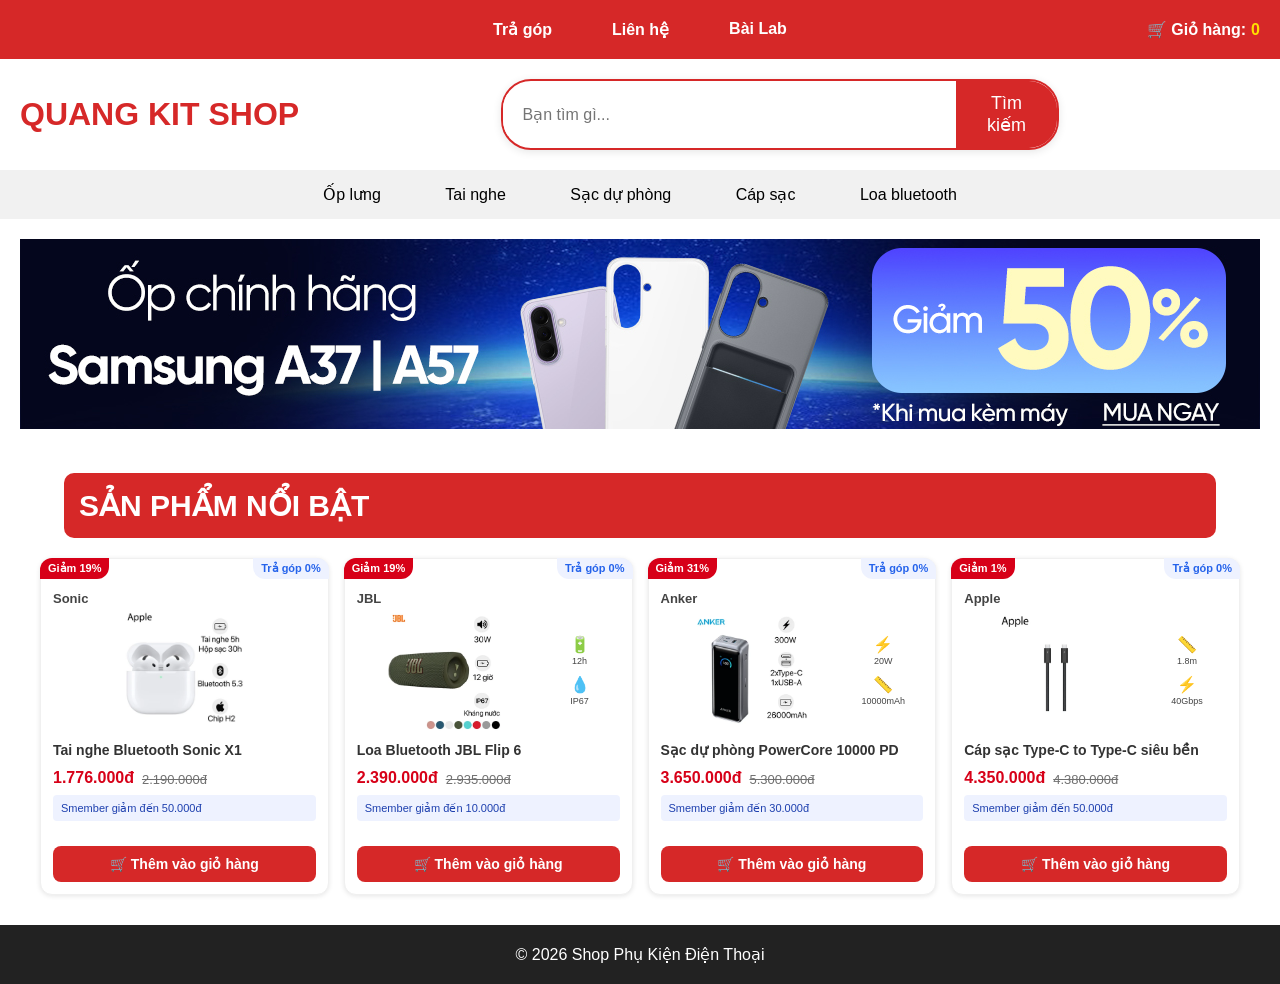
<file: index.html>
<!DOCTYPE html>
<html lang="vi">
<head>
    <meta charset="UTF-8">
    <meta name="viewport" content="width=device-width, initial-scale=1.0">
    <title>Shop Phụ Kiện Điện Thoại</title>
    <link rel="stylesheet" href="style.css">
</head>
<body>

 <!-- MENU TOP -->
   <div class="top-menu">
    <!-- Tạo một div trống ở bên trái để cân bằng với giỏ hàng bên phải -->
    <div class="spacer"></div> 

    <!-- Cụm menu chính cần cho vào giữa -->
    <div class="menu-links">
        <a href="tra-gop.html">Trả góp</a>
        <a href="lienhe.html">Liên hệ</a>
        <a href="lab.html">Bài Lab</a>
    </div>

    <!-- Giỏ hàng nằm bên phải -->
   <div class="cart" onclick="showCart()">
    🛒 Giỏ hàng: <span id="count">0</span>
</div>
</div>
  <!-- HEADER -->
<header>
    <div class="logo">
        QUANG KIT SHOP
    </div>

 <div class="search-box">

    <input type="text" id="search" placeholder="Bạn tìm gì...">

    <button onclick="searchProduct()">
        Tìm kiếm
    </button>

    <!-- BOX GỢI Ý -->
    <div id="suggest-box"></div>

</div>
    <!-- Thêm một div trống ở đây để cân bằng layout -->
    <div class="header-spacer"></div>
</header>
    <!-- MENU DANH MỤC -->
    <div class="category">
    <!-- Thêm đường dẫn file vào thuộc tính href -->
    <a href="op-lung.html" class="active">Ốp lưng</a>
    <a href="tai-nghe.html">Tai nghe</a>
    <a href="sac-du-phong.html">Sạc dự phòng</a>
    <a href="cap-sac.html">Cáp sạc</a>
    <a href="loa-bluetooth.html">Loa bluetooth</a>
</div>

    <!-- BANNER -->
    <section class="banner">

    <img id="slide" src="images/banner/banner1.jpg" alt="Banner quảng cáo">

</section>

    <!-- TIÊU ĐỀ SẢN PHẨM -->

<div class="title-product">
    <h2>SẢN PHẨM NỔI BẬT</h2>
</div>

<!-- BẮT ĐẦU DANH SÁCH SẢN PHẨM MỚI -->
<section class="product-container">

<!-- Sản phẩm 1: Tai nghe Bluetooth -->
<div class="card product">
    <div class="badge badge-discount">Giảm 19%</div>
    <div class="badge badge-installment">Trả góp 0%</div>
    <div class="brand-name">Sonic</div>
    
    <div class="card-media">
        <div class="product-img">
            <img src="images/tainghe/apple-airpods-4-thumb.webp" alt="Tai nghe Bluetooth">
        </div>
    </div>
    
    <h3 class="product-title">Tai nghe Bluetooth Sonic X1</h3>
    
    <div class="product-price">
        <span class="price-new">1.776.000đ</span>
        <span class="price-old">2.190.000đ</span>
    </div>
    
    <div class="promotions">
        <div class="promo-box smember">Smember giảm đến 50.000đ</div>
    </div>

    <!-- NÚT BẤM RIÊNG BIỆT -->
    <button class="add-to-cart-btn" onclick="addCart('Tai nghe Bluetooth Sonic X1', '1.776.000')">
        🛒 Thêm vào giỏ hàng
    </button>
</div>

    <!-- Sản phẩm 2: loa -->
<div class="card product">
    <div class="badge badge-discount">Giảm 19%</div>
    <div class="badge badge-installment">Trả góp 0%</div>
    <div class="brand-name">JBL</div>
    
    <div class="card-media">
        <div class="product-img">
            <img src="images/loa/loa1.webp" alt="Loa Bluetooth">
        </div>
        <!-- Thông số kỹ thuật (Optional) -->
        <div class="product-specs">
            <div class="spec-item">
                <span class="icon">🔋</span>
                <p>12h</p>
            </div>
            <div class="spec-item">
                <span class="icon">💧</span>
                <p>IP67</p>
            </div>
        </div>
    </div>
    
    <h3 class="product-title">Loa Bluetooth JBL Flip 6</h3>
    
    <div class="product-price">
        <span class="price-new">2.390.000đ</span>
        <span class="price-old">2.935.000đ</span>
    </div>
    
    <div class="promotions">
        <div class="promo-box smember">Smember giảm đến 10.000đ</div>
    </div>

    <!-- NÚT THÊM VÀO GIỎ HÀNG -->
    <button class="add-to-cart-btn" onclick="addCart('Loa JBL Flip 6', '2.390.000')">
        🛒 Thêm vào giỏ hàng
    </button>
</div>

<!-- Sản phẩm 3: Sạc dự phòng -->
<div class="card product">
    <div class="badge badge-discount">Giảm 31%</div>
    <div class="badge badge-installment">Trả góp 0%</div>
    <div class="brand-name">Anker</div>
    
    <div class="card-media">
        <div class="product-img">
            <img src="images/sdp/frame_524_1__4.webp" alt="Sạc dự phòng">
        </div>
        <div class="product-specs">
            <div class="spec-item">
                <span class="icon">⚡</span>
                <p>20W</p>
            </div>
            <div class="spec-item">
                <span class="icon">📏</span>
                <p>10000mAh</p>
            </div>
        </div>
    </div>
    
    <h3 class="product-title">Sạc dự phòng PowerCore 10000 PD</h3>
    
    <div class="product-price">
        <span class="price-new">3.650.000đ</span>
        <span class="price-old">5.300.000đ</span>
    </div>
    
    <div class="promotions">
        <div class="promo-box smember">Smember giảm đến 30.000đ</div>
    </div>

    <!-- NÚT THÊM VÀO GIỎ HÀNG -->
    <button class="add-to-cart-btn" onclick="addCart('Sạc dự phòng PowerCore', '3.650.000')">
        🛒 Thêm vào giỏ hàng
    </button>
</div>

<!-- Sản phẩm 4: Cáp sạc Type-C -->
<div class="card product">
    <div class="badge badge-discount">Giảm 1%</div>
    <div class="badge badge-installment">Trả góp 0%</div>
    <div class="brand-name">Apple</div>
    
    <div class="card-media">
        <div class="product-img">
            <img src="images/capsac/cap-apple-thunderbolt-4-type-c-pro-1-8m-mw5j3za-a_1_.webp" alt="Cáp sạc Type-C">
        </div> 
        <div class="product-specs">
            <div class="spec-item">
                <span class="icon">📏</span>
                <p>1.8m</p>
            </div>
            <div class="spec-item">
                <span class="icon">⚡</span>
                <p>40Gbps</p>
            </div>
        </div> 
    </div>
    
    <h3 class="product-title">Cáp sạc Type-C to Type-C siêu bền</h3>
    
    <div class="product-price">
        <span class="price-new">4.350.000đ</span>
        <span class="price-old">4.380.000đ</span>
    </div>
    
    <div class="promotions">
        <div class="promo-box smember">Smember giảm đến 50.000đ</div>
    </div>

    <!-- NÚT THÊM VÀO GIỎ HÀNG -->
    <button class="add-to-cart-btn" onclick="addCart('Cáp Type-C Apple', '4.350.000')">
        🛒 Thêm vào giỏ hàng
    </button>
</div>
</section>
<!-- KẾT THÚC DANH SÁCH SẢN PHẨM -->

    <!-- FOOTER -->
    <footer>
        <p>© 2026 Shop Phụ Kiện Điện Thoại</p>
    </footer>

    <script src="script.js"></script>

</body>
</html>
</file>
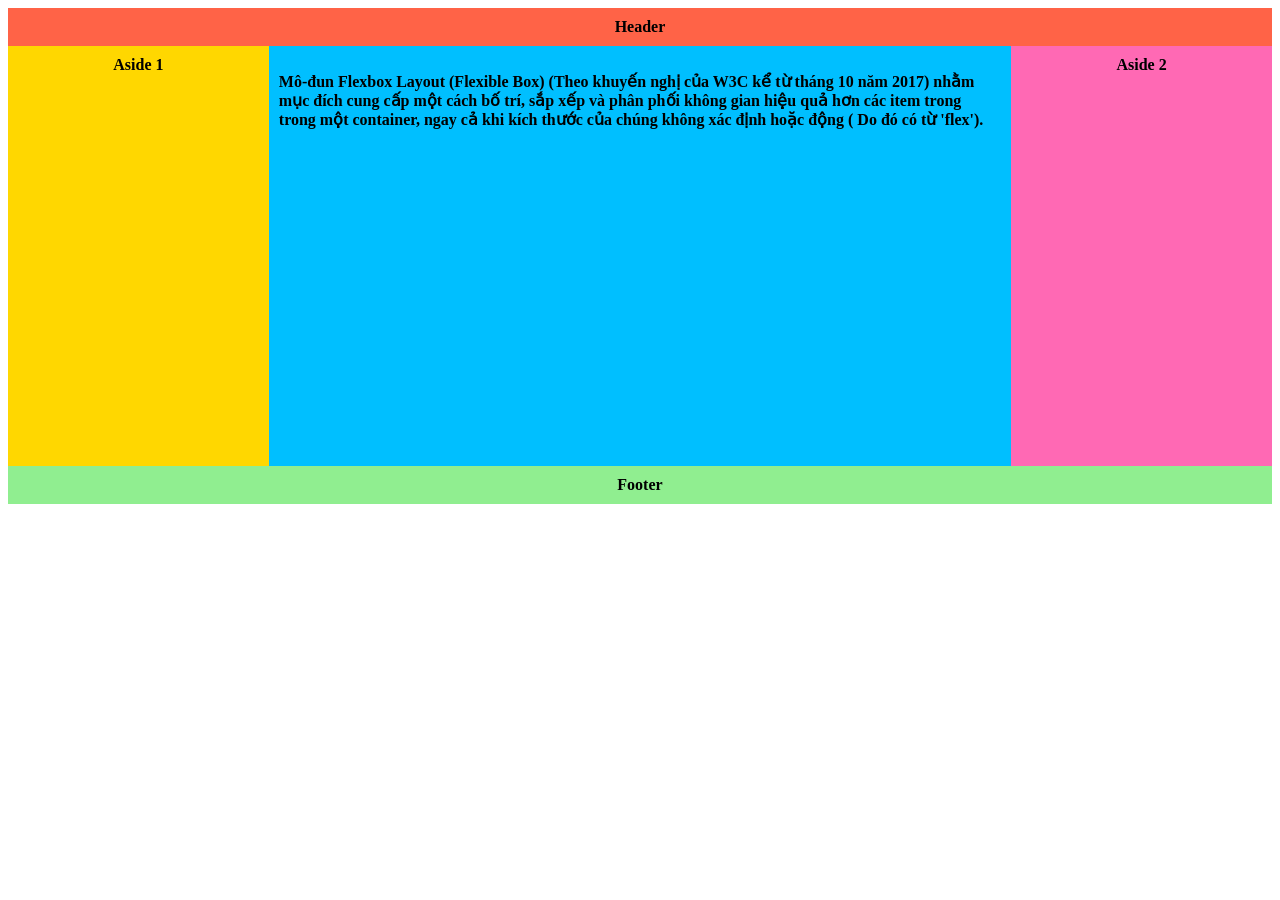
<file: Lab06/Bai_2_Minh_hoa_layout/index.html>
<!DOCTYPE html>
<html>

<head>
	<meta http-equiv="Content-Type" content="text/html; charset=utf-8" />
    <link rel="stylesheet" href="css/style.css">
</head>

<body>
    <div class="wrapper">
        <header class="header-flex-2">Header</header>
        <article class="main">
            <p>Mô-đun Flexbox Layout (Flexible Box) (Theo khuyến nghị của W3C kể từ tháng 10 năm 2017) nhằm mục đích
                cung cấp một cách bố trí, sắp xếp và phân phối không gian hiệu quả hơn các item trong trong một
                container, ngay cả khi kích thước của chúng không xác định hoặc động ( Do đó có từ 'flex').</p>
        </article>
        <aside class="aside aside-1">Aside 1</aside>
        <aside class="aside aside-2">Aside 2</aside>
        <footer class="footer-flex-2">Footer</footer>
    </div>
</body>

</html>
</file>
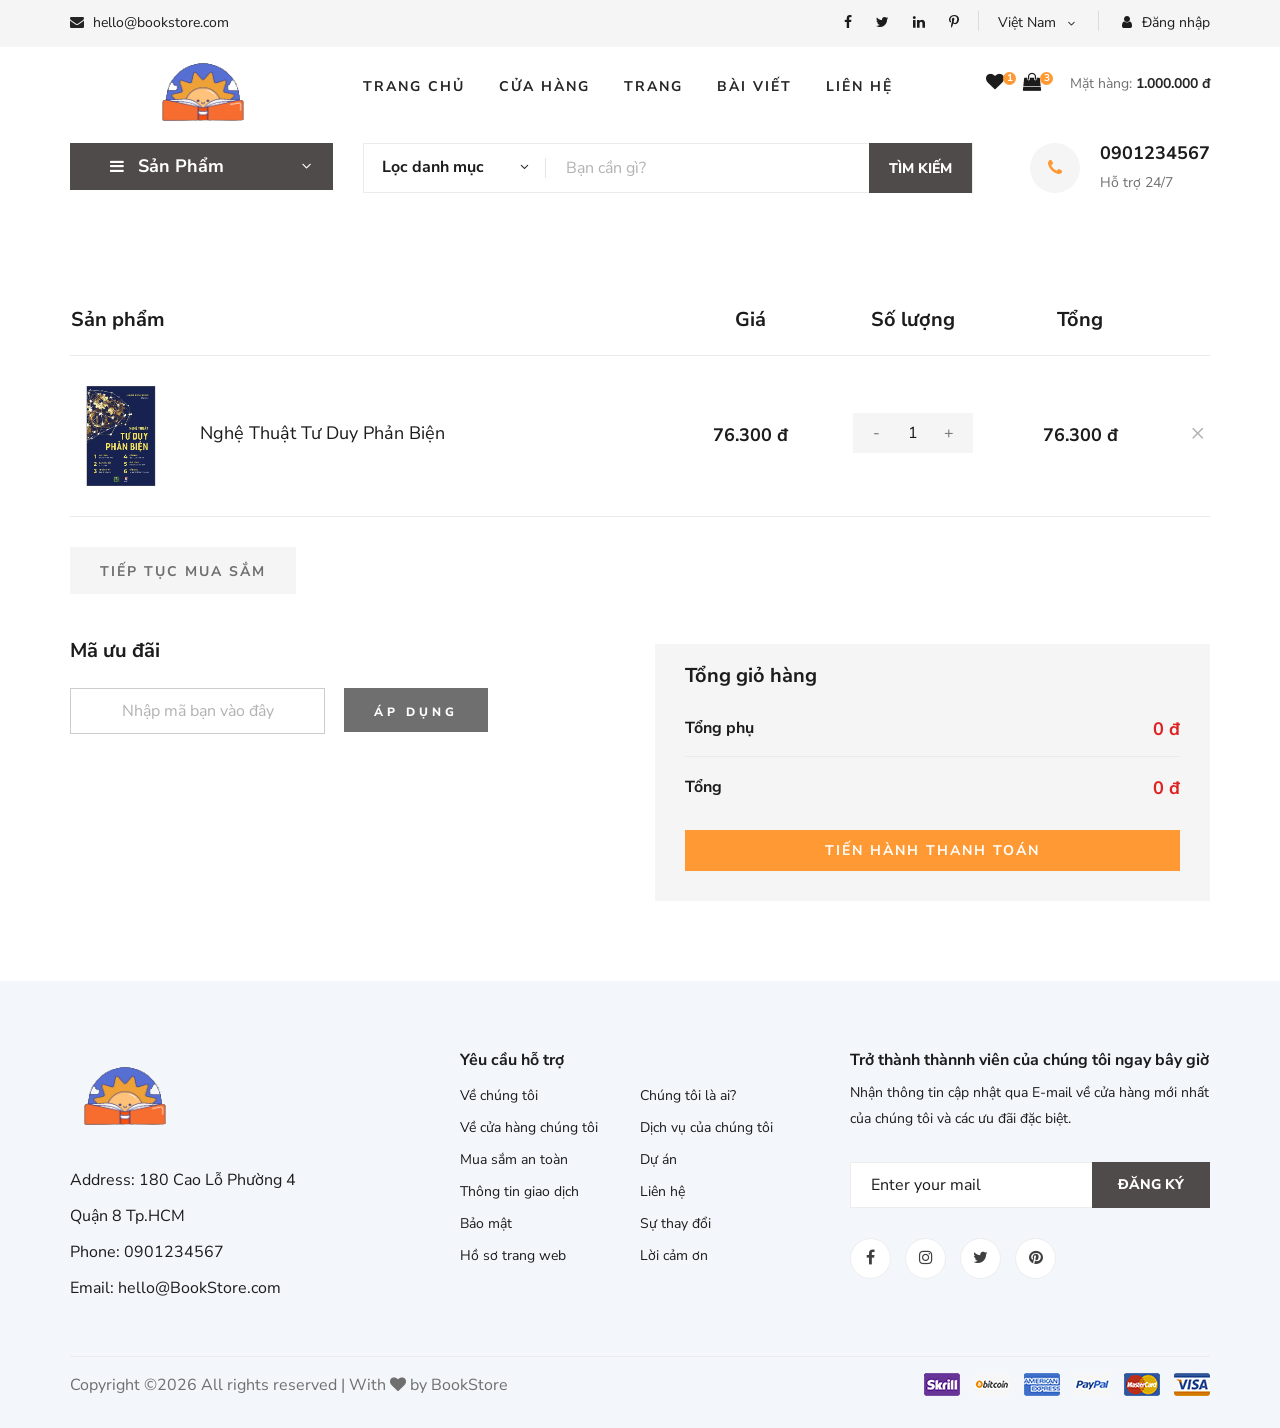
<file: Lab07/demo_bai_2/index.html>
<!DOCTYPE html>
<html lang="zxx">

<head>
    <meta charset="UTF-8">
    <meta name="description" content="Ogani Template">
    <meta name="keywords" content="Ogani, unica, creative, html">
    <meta name="viewport" content="width=device-width, initial-scale=1.0">
    <meta http-equiv="X-UA-Compatible" content="ie=edge">
    <title>Nice | BookStore</title>
    
    <!-- Google Font -->
    <link href="https://fonts.googleapis.com/css2?family=Nunito Sans:wght@200;300;400;600;900&display=swap" rel="stylesheet">
    
    <!-- Css Styles -->
    <link rel="stylesheet" href="css/bootstrap.min.css" type="text/css">
    <link rel="stylesheet" href="css/font-awesome.min.css" type="text/css">
    <link rel="stylesheet" href="css/elegant-icons.css" type="text/css">
    <link rel="stylesheet" href="css/nice-select.css" type="text/css">
    <link rel="stylesheet" href="css/jquery-ui.min.css" type="text/css">
    <link rel="stylesheet" href="css/owl.carousel.min.css" type="text/css">
    <link rel="stylesheet" href="css/slicknav.min.css" type="text/css">
    <link rel="stylesheet" href="css/style.css" type="text/css">


</head>

<body>
    <!-- Page Preloder -->
    <div id="preloder">
        <div class="loader"></div>
    </div>

    <!-- Humberger Begin -->
    <div class="humberger__menu__overlay"></div>
    <div class="humberger__menu__wrapper">
        <div class="humberger__menu__logo">
            <a href="#"><img src="img/logo.png" alt=""></a>
        </div>
        <div class="humberger__menu__cart">
            <ul>
                <li><a href="#"><i class="fa fa-heart"></i> <span>1</span></a></li>
                <li><a href="#"><i class="fa fa-shopping-bag"></i> <span>3</span></a></li>
            </ul>
            <div class="header__cart__price">Mặt hàng: <span>1.000.000 đ</span></div>
        </div>
        <div class="humberger__menu__widget">
            <div class="header__top__right__language">
                <div>Việt Nam</div>
                <span class="arrow_carrot-down"></span>
                <ul>
                    <li><a href="#">Spanis</a></li>
                    <li><a href="#">English</a></li>
                </ul>
            </div>
            <div class="header__top__right__auth">
                <a href="#"><i class="fa fa-user"></i> Đăng nhập</a>
            </div>
        </div>
        <nav class="humberger__menu__nav mobile-menu">
            <ul>
                <li><a href="./index.html">Trang chủ</a></li>
                <li><a href="./shop-grid.html">Cửa hàng</a></li>
                <li><a href="#">Trang</a>
                    <ul class="header__menu__dropdown">
                        <li><a href="./shop-details.html">Cửa hàng chi tiết</a></li>
                        <li><a href="./shoping-cart.html">Giỏ hàng</a></li>
                        <li><a href="./checkout.html">Thủ tục thanh toán</a></li>
                        <li><a href="./blog-details.html">Chi tiết bài viết</a></li>
                    </ul>
                </li>
                <li><a href="./blog.html">Bài viết</a></li>
                <li><a href="./contact.html">Liên hệ</a></li>
            </ul>
        </nav>
        <div id="mobile-menu-wrap"></div>
        <div class="header__top__right__social">
            <a href="#"><i class="fa fa-facebook"></i></a>
            <a href="#"><i class="fa fa-twitter"></i></a>
            <a href="#"><i class="fa fa-linkedin"></i></a>
            <a href="#"><i class="fa fa-pinterest-p"></i></a>
        </div>
        <div class="humberger__menu__contact">
            <ul>
                <li><i class="fa fa-envelope"></i> hello@bookstore.com</li>
            </ul>
        </div>
    </div>
    <!-- Humberger End -->

    <!-- Header Section Begin -->
    <header class="header">
        <div class="header__top">
            <div class="container">
                <div class="row">
                    <div class="col-lg-6 col-md-6">
                        <div class="header__top__left">
                            <ul>
                                <li><i class="fa fa-envelope"></i> hello@bookstore.com</li>
                            </ul>
                        </div>
                    </div>
                    <div class="col-lg-6 col-md-6">
                        <div class="header__top__right">
                            <div class="header__top__right__social">
                                <a href="#"><i class="fa fa-facebook"></i></a>
                                <a href="#"><i class="fa fa-twitter"></i></a>
                                <a href="#"><i class="fa fa-linkedin"></i></a>
                                <a href="#"><i class="fa fa-pinterest-p"></i></a>
                            </div>
                            <div class="header__top__right__language">
                                <div>Việt Nam</div>
                                <span class="arrow_carrot-down"></span>
                                <ul>
                                    <li><a href="#">Spanis</a></li>
                                    <li><a href="#">English</a></li>
                                </ul>
                            </div>
                            <div class="header__top__right__auth">
                                <a href="#"><i class="fa fa-user"></i> Đăng nhập</a>
                            </div>
                        </div>
                    </div>
                </div>
            </div>
        </div>
        <div class="container">
            <div class="row">
                <div class="col-lg-3">
                    <div class="header__logo">
                        <a href="./index.html"><img src="img/logo.png" alt=""></a>
                    </div>
                </div>
                <div class="col-lg-6">
                    <nav class="header__menu">
                        <ul class="ul-menu">
                            <li><a href="./index.html">Trang chủ</a></li>
                            <li><a href="./shop-grid.html">Cửa hàng</a></li>
                            <li><a href="#">Trang</a>
                                <ul class="header__menu__dropdown">
                                    <li><a href="./shop-details.html">Cửa hàng chi tiết</a></li>
                                    <li><a href="./shoping-cart.html">Giỏ hàng</a></li>
                                    <li><a href="./checkout.html">Thủ tục thanh toán</a></li>
                                    <li><a href="./blog-details.html">Chi tiết bài viết</a></li>
                                </ul>
                            </li>
                            <li><a href="./blog.html">Bài viết</a></li>
                            <li><a href="./contact.html">Liên hệ</a></li>
                        </ul>
                    </nav>
                </div>
                <div class="col-lg-3">
                    <div class="header__cart">
                        <ul>
                            <li><a href="#"><i class="fa fa-heart"></i> <span>1</span></a></li>
                            <li><a href="#"><i class="fa fa-shopping-bag"></i> <span>3</span></a></li>
                        </ul>
                        <div class="header__cart__price">Mặt hàng: <span>1.000.000 đ</span></div>
                    </div>
                </div>
            </div>
            <div class="humberger__open">
                <i class="fa fa-bars"></i>
            </div>
        </div>
    </header>
    <!-- Header Section End -->

    <!-- Hero Section Begin -->
    <section class="hero hero-normal">
        <div class="container">
            <div class="row">
                <div class="col-lg-3">
                    <div class="hero__categories">
                        <div class="hero__categories__all">
                            <i class="fa fa-bars"></i>
                            <span>Sản Phẩm</span>
                        </div>
                        <ul>
                            <li><a href="#">Văn học</a></li>
                            <li><a href="#">Kinh tế</a></li>
                            <li><a href="#">Thiếu nhi</a></li>
                            <li><a href="#">Kĩ năng sống</a></li>
                            <li><a href="#">Giáo khoa</a></li>
                            <li><a href="#">Từ điển</a></li>
                            <li><a href="#">Lịch sử</a></li>
                            <li><a href="#">Y học</a></li>
                            <li><a href="#">Tạp chí</a></li>
                            <li><a href="#">Ngoại ngữ</a></li>
                            <li><a href="#">Giáo trình</a></li>
                        </ul>
                    </div>
                </div>
                <div class="col-lg-9">
                    <div class="hero__search">
                        <div class="hero__search__form">
                            <form action="#">
                                <div class="hero__search__categories">
                                    Lọc danh mục
                                    <span class="arrow_carrot-down"></span>
                                </div>
                                <input type="text" placeholder="Bạn cần gì?">
                                <button type="submit" class="site-btn">TÌM KIẾM</button>
                            </form>
                        </div>
                        <div class="hero__search__phone">
                            <div class="hero__search__phone__icon">
                                <i class="fa fa-phone"></i>
                            </div>
                            <div class="hero__search__phone__text">
                                <h5>0901234567</h5>
                                <span>Hỗ trợ 24/7 </span>
                            </div>
                        </div>
                    </div>
                </div>
            </div>
        </div>
    </section>
    <!-- Hero Section End -->

    <!-- Shoping Cart Section Begin -->
    <section class="shoping-cart spad">
        <div class="container">
            <div class="row">
                <div class="col-lg-12">
                    <div class="shoping__cart__table">
                        <table>
                            <thead>
                                <tr>
                                    <th class="shoping__product">Sản phẩm</th>
                                    <th>Giá</th>
                                    <th>Số lượng</th>
                                    <th>Tổng</th>
                                    <th></th>
                                </tr>
                            </thead>
                            <tbody>
                                <tr>
                                    <td class="shoping__cart__item">
                                        <img src="img/featured/Book_2.jpg" alt="" width="100px">
                                        <h5>Nghệ Thuật Tư Duy Phản Biện</h5>
                                    </td>
                                    <td class="shoping__cart__price">
                                        76.300 đ
                                    </td>
                                    <td class="shoping__cart__quantity">
                                        <div class="quantity">
                                            <div class="pro-qty">
                                                <input value="1" id="quantity" >
                                            </div>
                                        </div>
                                    </td>
                                    <td class="shoping__cart__total" id="total">
                                        76.300 đ
                                    </td>
                                    <td class="shoping__cart__item__close">
                                        <span class="icon_close"></span>
                                    </td>
                                </tr>
                            </tbody>
                        </table>
                    </div>
                </div>
            </div>
            <div class="row">
                <div class="col-lg-12">
                    <div class="shoping__cart__btns">
                        <a href="#" class="primary-btn cart-btn">TIẾP TỤC MUA SẮM</a>
                    </div>
                </div>
                <div class="col-lg-6">
                    <div class="shoping__continue">
                        <div class="shoping__discount">
                            <h5>Mã ưu đãi</h5>
                            <form action="#">
                                <input type="text" placeholder="Nhập mã bạn vào đây">
                                <button type="submit" class="site-btn">ÁP DỤNG</button>
                            </form>
                        </div>
                    </div>
                </div>
                <div class="col-lg-6">
                    <div class="shoping__checkout">
                        <h5>Tổng giỏ hàng</h5>
                        <ul>
                            <li>Tổng phụ <span>0 đ</span></li>
                            <li>Tổng <span>0 đ</span></li>
                        </ul>
                        <a href="#" class="primary-btn">Tiến hành thanh toán</a>
                    </div>
                </div>
            </div>
        </div>
    </section>
    <!-- Shoping Cart Section End -->


    <!-- Footer Section Begin -->
    <footer class="footer spad">
        <div class="container">
            <div class="row">
                <div class="col-lg-3 col-md-6 col-sm-6">
                    <div class="footer__about">
                        <div class="footer__about__logo">
                            <a href="./index.html"><img src="img/logo.png" alt=""></a>
                        </div>
                        <ul>
                            <li>Address: 180 Cao Lỗ Phường 4 Quận 8 Tp.HCM</li>
                            <li>Phone: 0901234567</li>
                            <li>Email: hello@BookStore.com</li>
                        </ul>
                    </div>
                </div>
                <div class="col-lg-4 col-md-6 col-sm-6 offset-lg-1">
                    <div class="footer__widget">
                        <h6>
                            Yêu cầu hỗ trợ</h6>
                        <ul>
                            <li><a href="#">Về chúng tôi</a></li>
                            <li><a href="#">Về cửa hàng chúng tôi</a></li>
                            <li><a href="#">Mua sắm an toàn</a></li>
                            <li><a href="#">Thông tin giao dịch</a></li>
                            <li><a href="#">Bảo mật</a></li>
                            <li><a href="#">Hồ sơ trang web</a></li>
                        </ul>
                        <ul>
                            <li><a href="#">Chúng tôi là ai?</a></li>
                            <li><a href="#">Dịch vụ của chúng tôi</a></li>
                            <li><a href="#">Dự án</a></li>
                            <li><a href="#">Liên hệ</a></li>
                            <li><a href="#">Sự thay đổi</a></li>
                            <li><a href="#">Lời cảm ơn</a></li>
                        </ul>
                    </div>
                </div>
                <div class="col-lg-4 col-md-12">
                    <div class="footer__widget">
                        <h6>Trở thành thànnh viên của chúng tôi ngay bây giờ</h6>
                        <p>Nhận thông tin cập nhật qua E-mail về cửa hàng mới nhất của chúng tôi và các ưu đãi đặc biệt.</p>
                        <form action="#">
                            <input type="text" placeholder="Enter your mail">
                            <button type="submit" class="site-btn">Đăng ký</button>
                        </form>
                        <div class="footer__widget__social">
                            <a href="#"><i class="fa fa-facebook"></i></a>
                            <a href="#"><i class="fa fa-instagram"></i></a>
                            <a href="#"><i class="fa fa-twitter"></i></a>
                            <a href="#"><i class="fa fa-pinterest"></i></a>
                        </div>
                    </div>
                </div>
            </div>
            <div class="row">
                <div class="col-lg-12">
                    <div class="footer__copyright">
                        <div class="footer__copyright__text"><p>
  Copyright &copy;<script>document.write(new Date().getFullYear());</script> All rights reserved | With <i class="fa fa-heart" aria-hidden="true"></i> by BookStore</a>
  </p></div>
                        <div class="footer__copyright__payment"><img src="img/payment-item.png" alt=""></div>
                    </div>
                </div>
            </div>
        </div>
    </footer>
    <!-- Footer Section End -->

    <!-- Js Plugins -->
    <script src="js/jquery-3.3.1.min.js"></script>
    <script src="js/bootstrap.min.js"></script>
    <script src="js/jquery.nice-select.min.js"></script>
    <script src="js/jquery-ui.min.js"></script>
    <script src="js/jquery.slicknav.js"></script>
    <script src="js/mixitup.min.js"></script>
    <script src="js/owl.carousel.min.js"></script>
    <script src="js/main.js"></script>


</body>

</html>
</file>
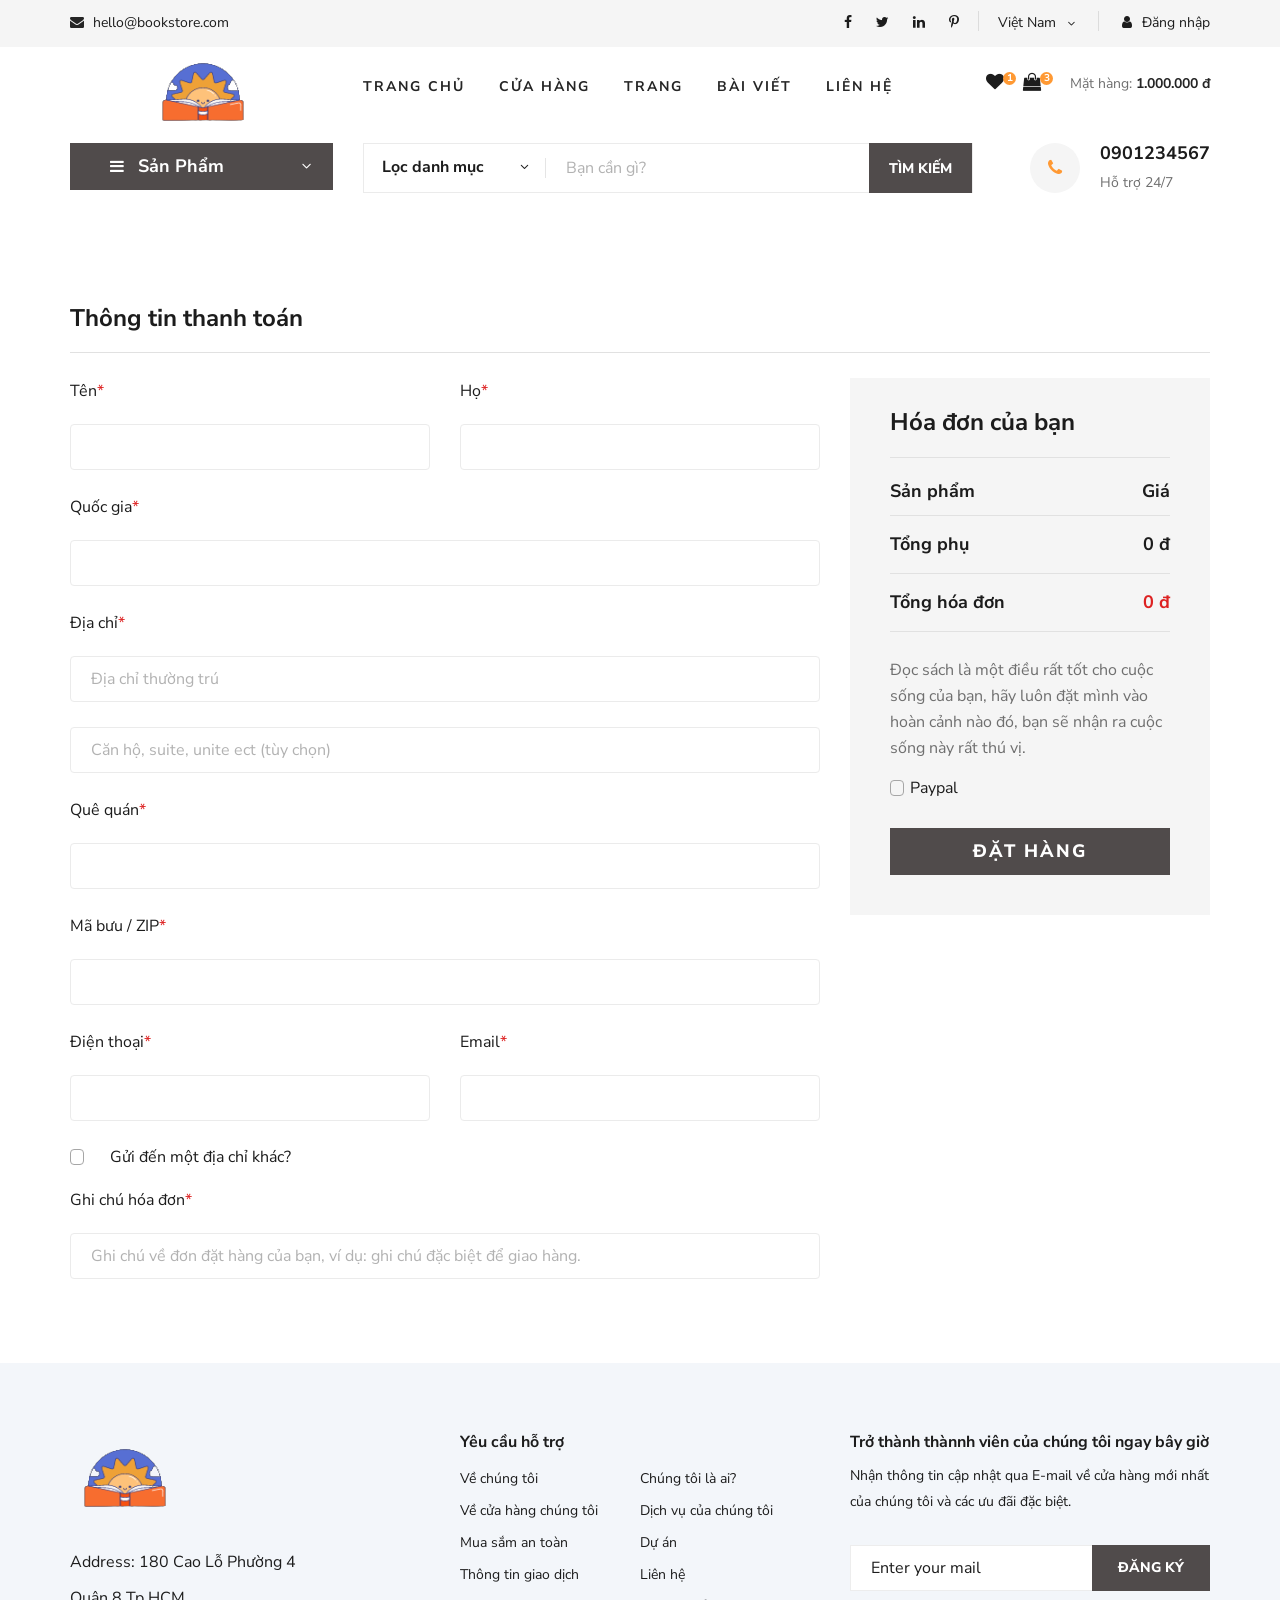
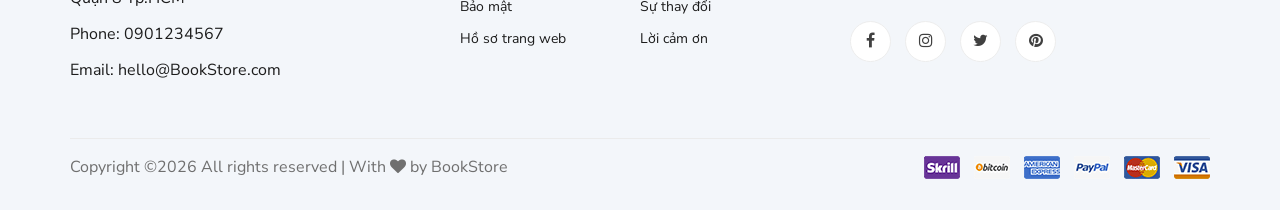
<file: Lab07/Vi_du/index.html>
<!DOCTYPE html>
<html lang="zxx">

<head>
    <meta charset="UTF-8">
    <meta name="description" content="Ogani Template">
    <meta name="keywords" content="Ogani, unica, creative, html">
    <meta name="viewport" content="width=device-width, initial-scale=1.0">
    <meta http-equiv="X-UA-Compatible" content="ie=edge">
    <title>Nice | BookStore</title>
    
    <!-- Google Font -->
    <link href="https://fonts.googleapis.com/css2?family=Nunito Sans:wght@200;300;400;600;900&display=swap" rel="stylesheet">
    
    <!-- Css Styles -->
    <link rel="stylesheet" href="css/bootstrap.min.css" type="text/css">
    <link rel="stylesheet" href="css/font-awesome.min.css" type="text/css">
    <link rel="stylesheet" href="css/elegant-icons.css" type="text/css">
    <link rel="stylesheet" href="css/nice-select.css" type="text/css">
    <link rel="stylesheet" href="css/jquery-ui.min.css" type="text/css">
    <link rel="stylesheet" href="css/owl.carousel.min.css" type="text/css">
    <link rel="stylesheet" href="css/slicknav.min.css" type="text/css">
    <link rel="stylesheet" href="css/style.css" type="text/css">


    <style>
        .error-message {
            color: red;
            font-size: 14px; 
            margin-top: 5px; 
        }
    </style>
</head>

<body>
    <!-- Page Preloder -->
    <div id="preloder">
        <div class="loader"></div>
    </div>

    <!-- Humberger Begin -->
    <div class="humberger__menu__overlay"></div>
    <div class="humberger__menu__wrapper">
        <div class="humberger__menu__logo">
            <a href="#"><img src="img/logo.png" alt=""></a>
        </div>
        <div class="humberger__menu__cart">
            <ul>
                <li><a href="#"><i class="fa fa-heart"></i> <span>1</span></a></li>
                <li><a href="#"><i class="fa fa-shopping-bag"></i> <span>3</span></a></li>
            </ul>
            <div class="header__cart__price">Mặt hàng: <span>1.000.000 đ</span></div>
        </div>
        <div class="humberger__menu__widget">
            <div class="header__top__right__language">
                <div>Việt Nam</div>
                <span class="arrow_carrot-down"></span>
                <ul>
                    <li><a href="#">Spanis</a></li>
                    <li><a href="#">English</a></li>
                </ul>
            </div>
            <div class="header__top__right__auth">
                <a href="#"><i class="fa fa-user"></i> Đăng nhập</a>
            </div>
        </div>
        <nav class="humberger__menu__nav mobile-menu">
            <ul>
                <li><a href="./index.html">Trang chủ</a></li>
                <li><a href="./shop-grid.html">Cửa hàng</a></li>
                <li><a href="#">Trang</a>
                    <ul class="header__menu__dropdown">
                        <li><a href="./shop-details.html">Cửa hàng chi tiết</a></li>
                        <li><a href="./shoping-cart.html">Giỏ hàng</a></li>
                        <li><a href="./checkout.html">Thủ tục thanh toán</a></li>
                        <li><a href="./blog-details.html">Chi tiết bài viết</a></li>
                    </ul>
                </li>
                <li><a href="./blog.html">Bài viết</a></li>
                <li><a href="./contact.html">Liên hệ</a></li>
            </ul>
        </nav>
        <div id="mobile-menu-wrap"></div>
        <div class="header__top__right__social">
            <a href="#"><i class="fa fa-facebook"></i></a>
            <a href="#"><i class="fa fa-twitter"></i></a>
            <a href="#"><i class="fa fa-linkedin"></i></a>
            <a href="#"><i class="fa fa-pinterest-p"></i></a>
        </div>
        <div class="humberger__menu__contact">
            <ul>
                <li><i class="fa fa-envelope"></i> hello@bookstore.com</li>
            </ul>
        </div>
    </div>
    <!-- Humberger End -->

    <!-- Header Section Begin -->
    <header class="header">
        <div class="header__top">
            <div class="container">
                <div class="row">
                    <div class="col-lg-6 col-md-6">
                        <div class="header__top__left">
                            <ul>
                                <li><i class="fa fa-envelope"></i> hello@bookstore.com</li>
                            </ul>
                        </div>
                    </div>
                    <div class="col-lg-6 col-md-6">
                        <div class="header__top__right">
                            <div class="header__top__right__social">
                                <a href="#"><i class="fa fa-facebook"></i></a>
                                <a href="#"><i class="fa fa-twitter"></i></a>
                                <a href="#"><i class="fa fa-linkedin"></i></a>
                                <a href="#"><i class="fa fa-pinterest-p"></i></a>
                            </div>
                            <div class="header__top__right__language">
                                <div>Việt Nam</div>
                                <span class="arrow_carrot-down"></span>
                                <ul>
                                    <li><a href="#">Spanis</a></li>
                                    <li><a href="#">English</a></li>
                                </ul>
                            </div>
                            <div class="header__top__right__auth">
                                <a href="#"><i class="fa fa-user"></i> Đăng nhập</a>
                            </div>
                        </div>
                    </div>
                </div>
            </div>
        </div>
        <div class="container">
            <div class="row">
                <div class="col-lg-3">
                    <div class="header__logo">
                        <a href="./index.html"><img src="img/logo.png" alt=""></a>
                    </div>
                </div>
                <div class="col-lg-6">
                    <nav class="header__menu">
                        <ul class="ul-menu">
                            <li><a href="./index.html">Trang chủ</a></li>
                            <li><a href="./shop-grid.html">Cửa hàng</a></li>
                            <li><a href="#">Trang</a>
                                <ul class="header__menu__dropdown">
                                    <li><a href="./shop-details.html">Cửa hàng chi tiết</a></li>
                                    <li><a href="./shoping-cart.html">Giỏ hàng</a></li>
                                    <li><a href="./checkout.html">Thủ tục thanh toán</a></li>
                                    <li><a href="./blog-details.html">Chi tiết bài viết</a></li>
                                </ul>
                            </li>
                            <li><a href="./blog.html">Bài viết</a></li>
                            <li><a href="./contact.html">Liên hệ</a></li>
                        </ul>
                    </nav>
                </div>
                <div class="col-lg-3">
                    <div class="header__cart">
                        <ul>
                            <li><a href="#"><i class="fa fa-heart"></i> <span>1</span></a></li>
                            <li><a href="#"><i class="fa fa-shopping-bag"></i> <span>3</span></a></li>
                        </ul>
                        <div class="header__cart__price">Mặt hàng: <span>1.000.000 đ</span></div>
                    </div>
                </div>
            </div>
            <div class="humberger__open">
                <i class="fa fa-bars"></i>
            </div>
        </div>
    </header>
    <!-- Header Section End -->

    <!-- Hero Section Begin -->
    <section class="hero hero-normal">
        <div class="container">
            <div class="row">
                <div class="col-lg-3">
                    <div class="hero__categories">
                        <div class="hero__categories__all">
                            <i class="fa fa-bars"></i>
                            <span>Sản Phẩm</span>
                        </div>
                        <ul>
                            <li><a href="#">Văn học</a></li>
                            <li><a href="#">Kinh tế</a></li>
                            <li><a href="#">Thiếu nhi</a></li>
                            <li><a href="#">Kĩ năng sống</a></li>
                            <li><a href="#">Giáo khoa</a></li>
                            <li><a href="#">Từ điển</a></li>
                            <li><a href="#">Lịch sử</a></li>
                            <li><a href="#">Y học</a></li>
                            <li><a href="#">Tạp chí</a></li>
                            <li><a href="#">Ngoại ngữ</a></li>
                            <li><a href="#">Giáo trình</a></li>
                        </ul>
                    </div>
                </div>
                <div class="col-lg-9">
                    <div class="hero__search">
                        <div class="hero__search__form">
                            <form action="#">
                                <div class="hero__search__categories">
                                    Lọc danh mục
                                    <span class="arrow_carrot-down"></span>
                                </div>
                                <input type="text" placeholder="Bạn cần gì?">
                                <button type="submit" class="site-btn">TÌM KIẾM</button>
                            </form>
                        </div>
                        <div class="hero__search__phone">
                            <div class="hero__search__phone__icon">
                                <i class="fa fa-phone"></i>
                            </div>
                            <div class="hero__search__phone__text">
                                <h5>0901234567</h5>
                                <span>Hỗ trợ 24/7 </span>
                            </div>
                        </div>
                    </div>
                </div>
            </div>
        </div>
    </section>
    <!-- Hero Section End -->

     <!-- Checkout Section Begin -->
     <section class="checkout spad">
        <div class="container">
            <div class="checkout__form">
                <h4>Thông tin thanh toán</h4>
                <form id="checkoutForm" action="#">
                    <div class="row">
                        <div class="col-lg-8 col-md-6">
                            <div class="row">
                                <div class="col-lg-6">
                                    <div class="checkout__input">
                                        <p>Tên<span>*</span></p>
                                        <input type="text" id="firstNameInput">
                                        <div class="error-message" id="firstNameErrorMessage"></div>
                                    </div>
                                </div>
                                <div class="col-lg-6">
                                    <div class="checkout__input">
                                        <p>Họ<span>*</span></p>
                                        <input type="text" id="lastNameInput">
                                        <div class="error-message" id="lastNameErrorMessage"></div>
                                    </div>
                                </div>
                            </div>
                            <div class="checkout__input">
                                <p>Quốc gia<span>*</span></p>
                                <input type="text" id="nationInput">
                                <div class="error-message" id="nationErrorMessage"></div>
                            </div>
                            <div class="checkout__input">
                                <p>Địa chỉ<span>*</span></p>
                                <input type="text" placeholder="Địa chỉ thường trú" class="checkout__input__add" id="adresseInput">
                                <div class="error-message" id="adresseErrorMessage"></div>
                                <input type="text" placeholder="Căn hộ, suite, unite ect (tùy chọn)" id="suiteInput">
                                <div class="error-message" id="suiteErrorMessage"></div>
                            </div>
                            <div class="checkout__input">
                                <p>Quê quán<span>*</span></p>
                                <input type="text" id="countryInput">
                                <div class="error-message" id="countryErrorMessage"></div>
                            </div>
                            <div class="checkout__input">
                                <p>Mã bưu / ZIP<span>*</span></p>
                                <input type="text" id="zipInput">
                                <div class="error-message" id="zipErrorMessage"></div>
                            </div>
                            <div class="row">
                                <div class="col-lg-6">
                                    <div class="checkout__input">
                                        <p>Điện thoại<span>*</span></p>
                                        <input type="text" id="numInput">
                                        <div class="error-message" id="numErrorMessage"></div>
                                    </div>
                                </div>
                                <div class="col-lg-6">
                                    <div class="checkout__input">
                                        <p>Email<span>*</span></p>
                                        <input type="text" id="emailInput">
                                        <div class="error-message" id="emailErrorMessage"></div>
                                    </div>
                                </div>
                            </div>
                           
                            <div class="checkout__input__checkbox">
                                <label for="diff-acc">
                                    Gửi đến một địa chỉ khác?
                                    <input type="checkbox" id="diff-acc">
                                    <span class="checkmark"></span>
                                </label>
                            </div>
                            <div class="checkout__input">
                                <p>Ghi chú hóa đơn<span>*</span></p>
                                <input type="text" placeholder="Ghi chú về đơn đặt hàng của bạn, ví dụ: ghi chú đặc biệt để giao hàng." id="noteInput">
                                <div class="error-message" id="noteErrorMessage"></div>
                            </div>
                        </div>
                        <div class="col-lg-4 col-md-6">
                            <div class="checkout__order">
                                <h4>Hóa đơn của bạn</h4>
                                <div class="checkout__order__products">Sản phẩm <span>Giá</span></div>
                               
                                <div class="checkout__order__subtotal">Tổng phụ <span>0 đ</span></div>
                                <div class="checkout__order__total">Tổng hóa đơn <span>0 đ</span></div>
                                <p>Đọc sách là một điều rất tốt cho cuộc sống của bạn, hãy luôn đặt mình vào hoàn cảnh nào đó, bạn sẽ
                                    nhận ra cuộc sống này rất thú vị.
                                </p>
                                <div class="checkout__input__checkbox">
                                    <label for="paypal">
                                        Paypal
                                        <input type="checkbox" id="paypal">
                                        <span class="checkmark"></span>
                                    </label>
                                </div>
                                <button type="button" class="site-btn" onclick="validateForm()">Đặt hàng</button>
                            </div>
                        </div>
                    </div>
                </form>
            </div>
        </div>
    </section>
    <!-- Checkout Section End -->


    <!-- Footer Section Begin -->
    <footer class="footer spad">
        <div class="container">
            <div class="row">
                <div class="col-lg-3 col-md-6 col-sm-6">
                    <div class="footer__about">
                        <div class="footer__about__logo">
                            <a href="./index.html"><img src="img/logo.png" alt=""></a>
                        </div>
                        <ul>
                            <li>Address: 180 Cao Lỗ Phường 4 Quận 8 Tp.HCM</li>
                            <li>Phone: 0901234567</li>
                            <li>Email: hello@BookStore.com</li>
                        </ul>
                    </div>
                </div>
                <div class="col-lg-4 col-md-6 col-sm-6 offset-lg-1">
                    <div class="footer__widget">
                        <h6>
                            Yêu cầu hỗ trợ</h6>
                        <ul>
                            <li><a href="#">Về chúng tôi</a></li>
                            <li><a href="#">Về cửa hàng chúng tôi</a></li>
                            <li><a href="#">Mua sắm an toàn</a></li>
                            <li><a href="#">Thông tin giao dịch</a></li>
                            <li><a href="#">Bảo mật</a></li>
                            <li><a href="#">Hồ sơ trang web</a></li>
                        </ul>
                        <ul>
                            <li><a href="#">Chúng tôi là ai?</a></li>
                            <li><a href="#">Dịch vụ của chúng tôi</a></li>
                            <li><a href="#">Dự án</a></li>
                            <li><a href="#">Liên hệ</a></li>
                            <li><a href="#">Sự thay đổi</a></li>
                            <li><a href="#">Lời cảm ơn</a></li>
                        </ul>
                    </div>
                </div>
                <div class="col-lg-4 col-md-12">
                    <div class="footer__widget">
                        <h6>Trở thành thànnh viên của chúng tôi ngay bây giờ</h6>
                        <p>Nhận thông tin cập nhật qua E-mail về cửa hàng mới nhất của chúng tôi và các ưu đãi đặc biệt.</p>
                        <form action="#">
                            <input type="text" placeholder="Enter your mail">
                            <button type="submit" class="site-btn">Đăng ký</button>
                        </form>
                        <div class="footer__widget__social">
                            <a href="#"><i class="fa fa-facebook"></i></a>
                            <a href="#"><i class="fa fa-instagram"></i></a>
                            <a href="#"><i class="fa fa-twitter"></i></a>
                            <a href="#"><i class="fa fa-pinterest"></i></a>
                        </div>
                    </div>
                </div>
            </div>
            <div class="row">
                <div class="col-lg-12">
                    <div class="footer__copyright">
                        <div class="footer__copyright__text"><p>
  Copyright &copy;<script>document.write(new Date().getFullYear());</script> All rights reserved | With <i class="fa fa-heart" aria-hidden="true"></i> by BookStore</a>
  </p></div>
                        <div class="footer__copyright__payment"><img src="img/payment-item.png" alt=""></div>
                    </div>
                </div>
            </div>
        </div>
    </footer>
    <!-- Footer Section End -->

    <!-- Js Plugins -->
    <script src="js/jquery-3.3.1.min.js"></script>
    <script src="js/bootstrap.min.js"></script>
    <script src="js/jquery.nice-select.min.js"></script>
    <script src="js/jquery-ui.min.js"></script>
    <script src="js/jquery.slicknav.js"></script>
    <script src="js/mixitup.min.js"></script>
    <script src="js/owl.carousel.min.js"></script>
    <script src="js/main.js"></script>



    <!-- JavaScript -->
    <script>
        function validateForm() {
            
            var firstName = firstNameInput.value.trim();
            var email = emailInput.value.trim();

            var isValid = true;

            if (firstName === '') {
                firstNameErrorMessage.textContent = 'Vui lòng nhập tên của bạn.';
                isValid = false;
            } else {
                firstNameErrorMessage.textContent = '';
            }

            if (!validateEmail(emailInput.value)) {
                emailErrorMessage.textContent = 'Vui lòng nhập một địa chỉ email hợp lệ.';
                isValid = false;
            } else {
                emailErrorMessage.textContent = '';
            }
            
            if (isValid) {
                alert('Đặt hàng thành công!');
            }

        }
    
        function validateEmail(email) {
            var emailRegex = /\S+@\S+\.\S+/;
            return emailRegex.test(email);
        }
    
    </script>
    
</body>

</html>
</file>
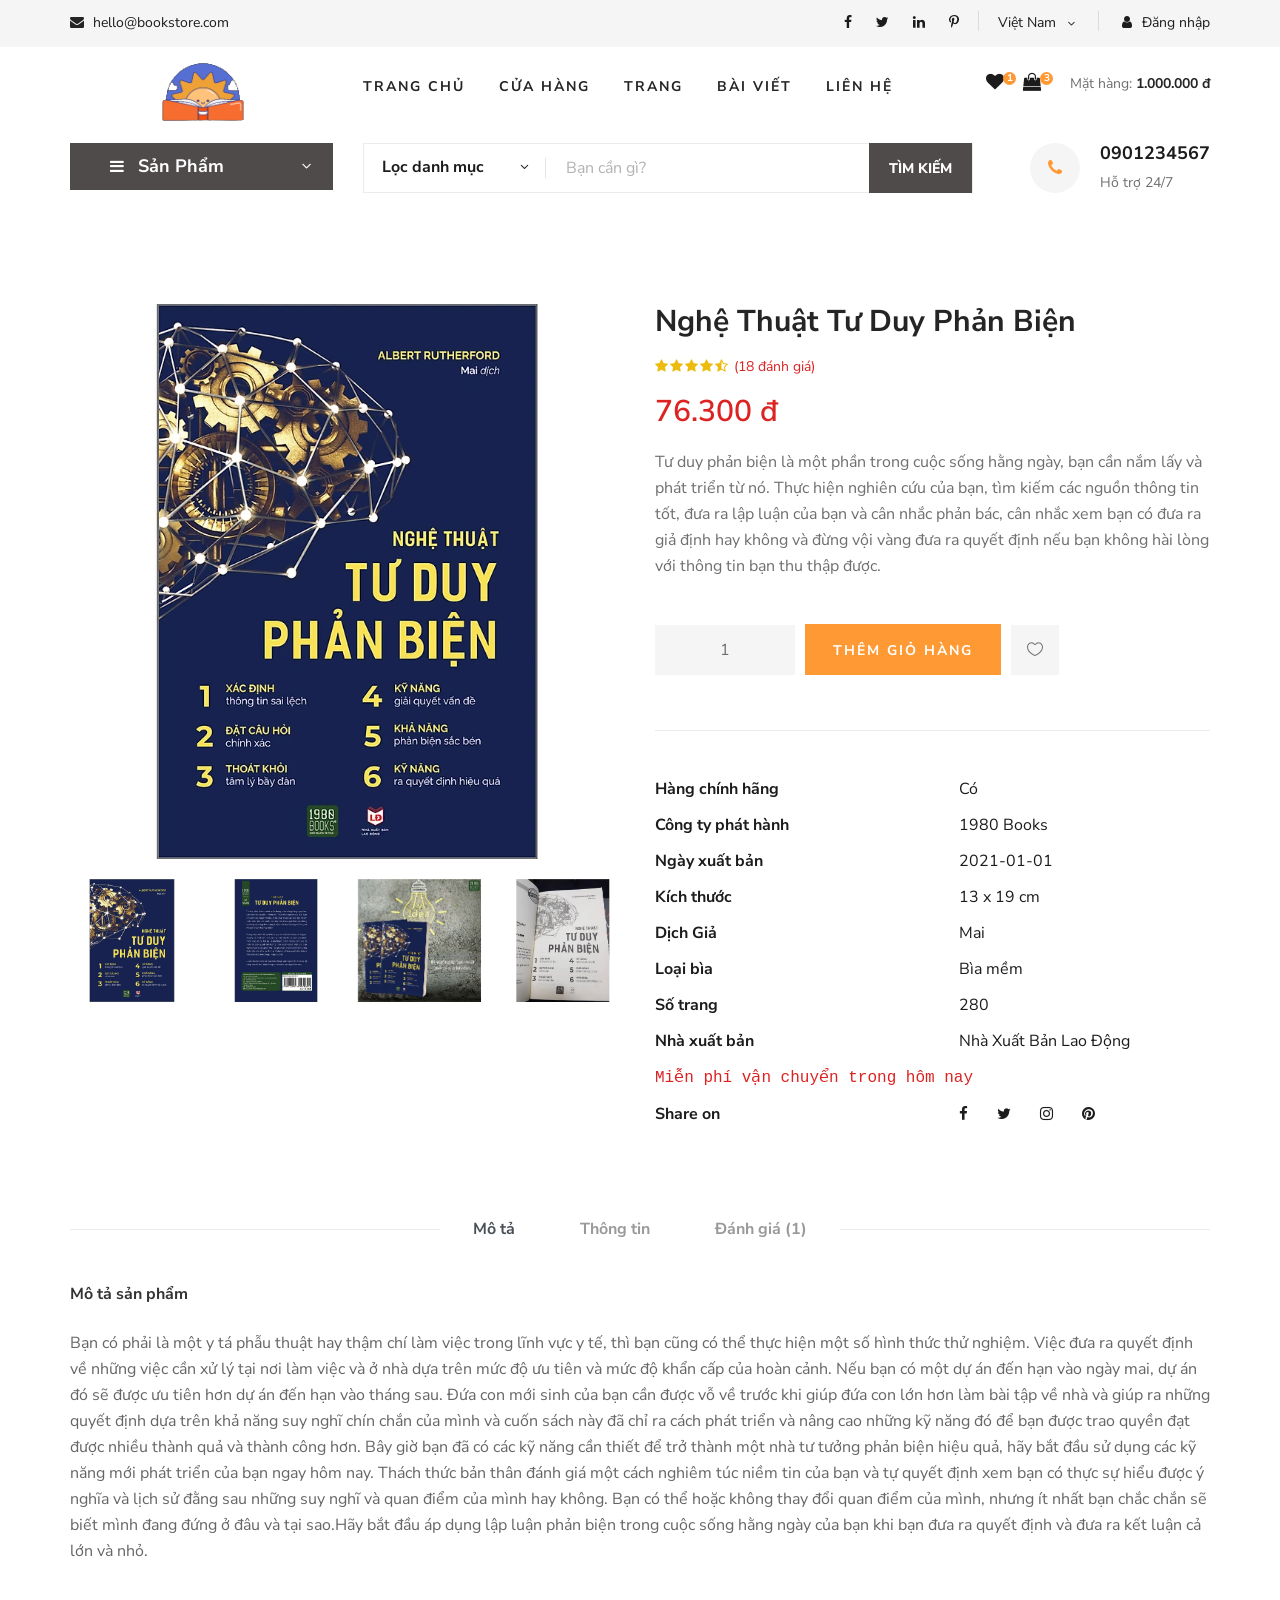
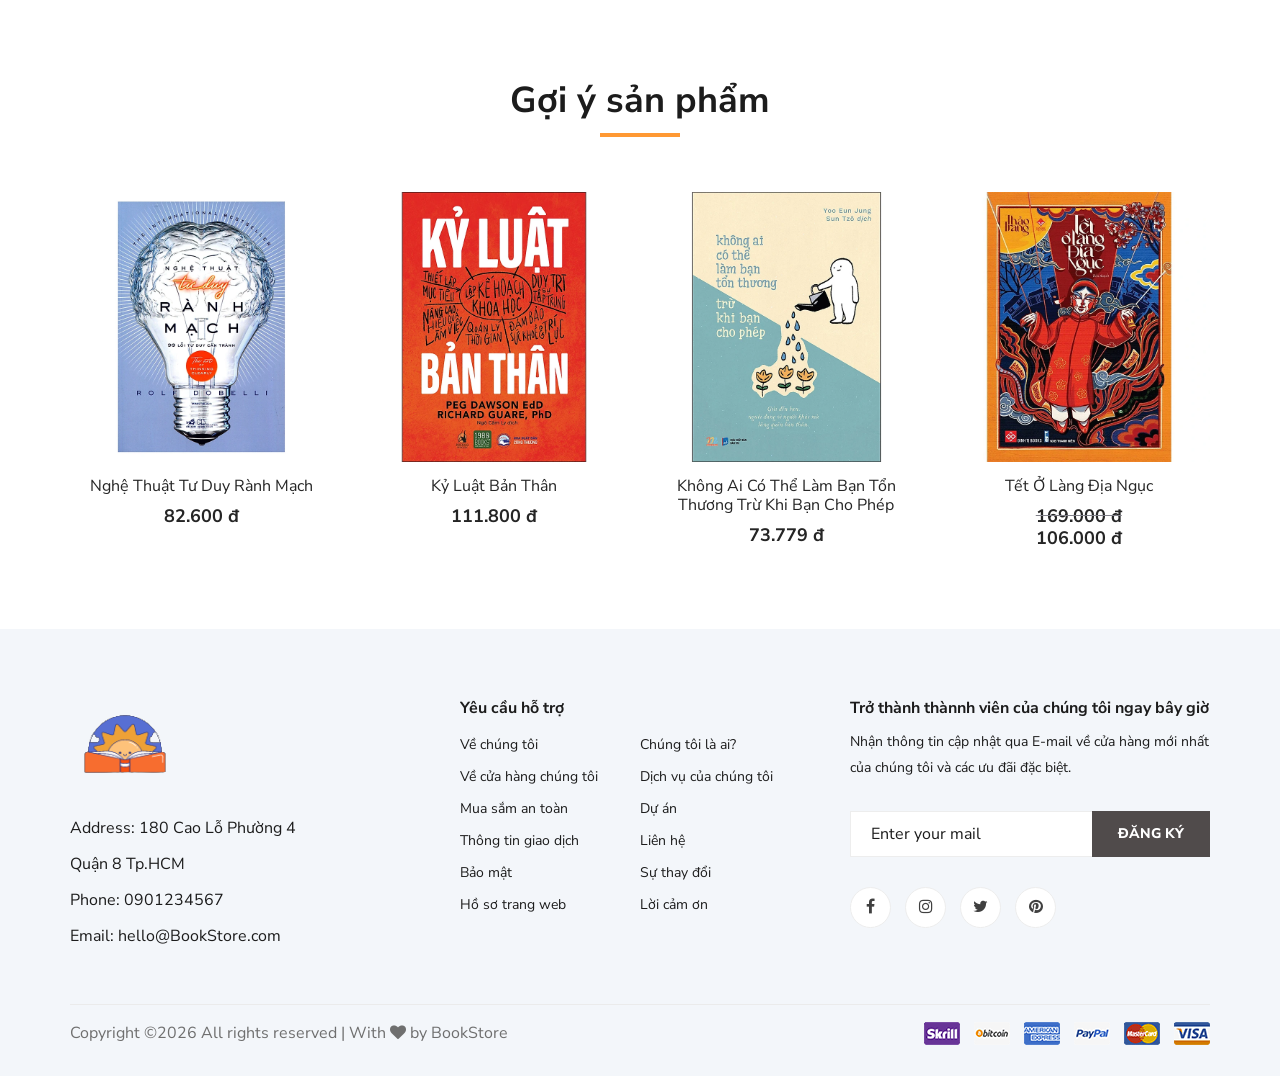
<file: Lab08/Vi_du_2/index.html>
<!DOCTYPE html>
<html lang="zxx">

<head>
    <meta charset="UTF-8">
    <meta name="description" content="Ogani Template">
    <meta name="keywords" content="Ogani, unica, creative, html">
    <meta name="viewport" content="width=device-width, initial-scale=1.0">
    <meta http-equiv="X-UA-Compatible" content="ie=edge">
    <title>Nice | BookStore</title>

    <!-- Google Font -->
    <link href="https://fonts.googleapis.com/css2?family=Nunito Sans:wght@200;300;400;600;900&display=swap" rel="stylesheet">

    <!-- Css Styles -->
    <link rel="stylesheet" href="css/bootstrap.min.css" type="text/css">
    <link rel="stylesheet" href="css/font-awesome.min.css" type="text/css">
    <link rel="stylesheet" href="css/elegant-icons.css" type="text/css">
    <link rel="stylesheet" href="css/nice-select.css" type="text/css">
    <link rel="stylesheet" href="css/jquery-ui.min.css" type="text/css">
    <link rel="stylesheet" href="css/owl.carousel.min.css" type="text/css">
    <link rel="stylesheet" href="css/slicknav.min.css" type="text/css">
    <link rel="stylesheet" href="css/style.css" type="text/css">

    <style>
        .product__details__pic__slider {
            position: relative;
            overflow: hidden;
        }

        .product__details__pic__slider img {
            display: none;
            width: 100%;
            height: auto;
        }

        .button__slide{
            text-align: center;
            padding-top: 10px;
        }
    </style>

    
</head>

<body>
    <!-- Page Preloder -->
    <div id="preloder">
        <div class="loader"></div>
    </div>

    <!-- Humberger Begin -->
    <div class="humberger__menu__overlay"></div>
    <div class="humberger__menu__wrapper">
        <div class="humberger__menu__logo">
            <a href="#"><img src="img/logo.png" alt=""></a>
        </div>
        <div class="humberger__menu__cart">
            <ul>
                <li><a href="#"><i class="fa fa-heart"></i> <span>1</span></a></li>
                <li><a href="#"><i class="fa fa-shopping-bag"></i> <span>3</span></a></li>
            </ul>
            <div class="header__cart__price">Mặt hàng: <span>1.000.000 đ</span></div>
        </div>
        <div class="humberger__menu__widget">
            <div class="header__top__right__language">
                <div>Việt Nam</div>
                <span class="arrow_carrot-down"></span>
                <ul>
                    <li><a href="#">Spanis</a></li>
                    <li><a href="#">English</a></li>
                </ul>
            </div>
            <div class="header__top__right__auth">
                <a href="#"><i class="fa fa-user"></i> Đăng nhập</a>
            </div>
        </div>
        <nav class="humberger__menu__nav mobile-menu">
            <ul>
                <li><a href="./index.html">Trang chủ</a></li>
                <li><a href="./shop-grid.html">Cửa hàng</a></li>
                <li><a href="#">Trang</a>
                    <ul class="header__menu__dropdown">
                        <li><a href="./shop-details.html">Cửa hàng chi tiết</a></li>
                        <li><a href="./shoping-cart.html">Giỏ hàng</a></li>
                        <li><a href="./checkout.html">Thủ tục thanh toán</a></li>
                        <li><a href="./blog-details.html">Chi tiết bài viết</a></li>
                    </ul>
                </li>
                <li><a href="./blog.html">Bài viết</a></li>
                <li><a href="./contact.html">Liên hệ</a></li>
            </ul>
        </nav>
        <div id="mobile-menu-wrap"></div>
        <div class="header__top__right__social">
            <a href="#"><i class="fa fa-facebook"></i></a>
            <a href="#"><i class="fa fa-twitter"></i></a>
            <a href="#"><i class="fa fa-linkedin"></i></a>
            <a href="#"><i class="fa fa-pinterest-p"></i></a>
        </div>
        <div class="humberger__menu__contact">
            <ul>
                <li><i class="fa fa-envelope"></i> hello@bookstore.com</li>
            </ul>
        </div>
    </div>
    <!-- Humberger End -->

    <!-- Header Section Begin -->
    <header class="header">
        <div class="header__top">
            <div class="container">
                <div class="row">
                    <div class="col-lg-6 col-md-6">
                        <div class="header__top__left">
                            <ul>
                                <li><i class="fa fa-envelope"></i> hello@bookstore.com</li>
                            </ul>
                        </div>
                    </div>
                    <div class="col-lg-6 col-md-6">
                        <div class="header__top__right">
                            <div class="header__top__right__social">
                                <a href="#"><i class="fa fa-facebook"></i></a>
                                <a href="#"><i class="fa fa-twitter"></i></a>
                                <a href="#"><i class="fa fa-linkedin"></i></a>
                                <a href="#"><i class="fa fa-pinterest-p"></i></a>
                            </div>
                            <div class="header__top__right__language">
                                <div>Việt Nam</div>
                                <span class="arrow_carrot-down"></span>
                                <ul>
                                    <li><a href="#">Spanis</a></li>
                                    <li><a href="#">English</a></li>
                                </ul>
                            </div>
                            <div class="header__top__right__auth">
                                <a href="#"><i class="fa fa-user"></i> Đăng nhập</a>
                            </div>
                        </div>
                    </div>
                </div>
            </div>
        </div>
        <div class="container">
            <div class="row">
                <div class="col-lg-3">
                    <div class="header__logo">
                        <a href="./index.html"><img src="img/logo.png" alt=""></a>
                    </div>
                </div>
                <div class="col-lg-6">
                    <nav class="header__menu">
                        <ul class="ul-menu">
                            <li><a href="./index.html">Trang chủ</a></li>
                            <li><a href="./shop-grid.html">Cửa hàng</a></li>
                            <li><a href="#">Trang</a>
                                <ul class="header__menu__dropdown">
                                    <li><a href="./shop-details.html">Cửa hàng chi tiết</a></li>
                                    <li><a href="./shoping-cart.html">Giỏ hàng</a></li>
                                    <li><a href="./checkout.html">Thủ tục thanh toán</a></li>
                                    <li><a href="./blog-details.html">Chi tiết bài viết</a></li>
                                </ul>
                            </li>
                            <li><a href="./blog.html">Bài viết</a></li>
                            <li><a href="./contact.html">Liên hệ</a></li>
                        </ul>
                    </nav>
                </div>
                <div class="col-lg-3">
                    <div class="header__cart">
                        <ul>
                            <li><a href="#"><i class="fa fa-heart"></i> <span>1</span></a></li>
                            <li><a href="#"><i class="fa fa-shopping-bag"></i> <span>3</span></a></li>
                        </ul>
                        <div class="header__cart__price">Mặt hàng: <span>1.000.000 đ</span></div>
                    </div>
                </div>
            </div>
            <div class="humberger__open">
                <i class="fa fa-bars"></i>
            </div>
        </div>
    </header>
    <!-- Header Section End -->

    <!-- Hero Section Begin -->
    <section class="hero hero-normal">
        <div class="container">
            <div class="row">
                <div class="col-lg-3">
                    <div class="hero__categories">
                        <div class="hero__categories__all">
                            <i class="fa fa-bars"></i>
                            <span>Sản Phẩm</span>
                        </div>
                        <ul>
                            <li><a href="#">Văn học</a></li>
                            <li><a href="#">Kinh tế</a></li>
                            <li><a href="#">Thiếu nhi</a></li>
                            <li><a href="#">Kĩ năng sống</a></li>
                            <li><a href="#">Giáo khoa</a></li>
                            <li><a href="#">Từ điển</a></li>
                            <li><a href="#">Lịch sử</a></li>
                            <li><a href="#">Y học</a></li>
                            <li><a href="#">Tạp chí</a></li>
                            <li><a href="#">Ngoại ngữ</a></li>
                            <li><a href="#">Giáo trình</a></li>
                        </ul>
                    </div>
                </div>
                <div class="col-lg-9">
                    <div class="hero__search">
                        <div class="hero__search__form">
                            <form action="#">
                                <div class="hero__search__categories">
                                    Lọc danh mục
                                    <span class="arrow_carrot-down"></span>
                                </div>
                                <input type="text" placeholder="Bạn cần gì?">
                                <button type="submit" class="site-btn">TÌM KIẾM</button>
                            </form>
                        </div>
                        <div class="hero__search__phone">
                            <div class="hero__search__phone__icon">
                                <i class="fa fa-phone"></i>
                            </div>
                            <div class="hero__search__phone__text">
                                <h5>0901234567</h5>
                                <span>Hỗ trợ 24/7 </span>
                            </div>
                        </div>
                    </div>
                </div>
            </div>
        </div>
    </section>
    <!-- Hero Section End -->

    <!-- Product Details Section Begin -->
    <section class="product-details spad">
        <div class="container">
            <div class="row">
                <div class="col-lg-6 col-md-6">
                    <div class="product__details__pic">
                        <div class="product__details__pic__item">
                            <img class="product__details__pic__item--large"
                                src="img/product/Book_2.jpg" alt="">
                        </div>
                        <div class="product__details__pic__slider owl-carousel">
                            <img data-imgbigurl="img/product/details/Book_2.jpg"
                                src="img/product/Book_2.jpg" alt="">
                            <img data-imgbigurl="img/product/details/Book_2_details_2.jpg"
                                src="img/product/details/Book_2_details_2.jpg" alt="">
                            <img data-imgbigurl="img/product/details/Book_2_details_1.jpg"
                                src="img/product/details/Book_2_details_1.jpg" alt="">
                            <img data-imgbigurl="img/product/details/Book_2_details_3.jpg"
                                src="img/product/details/Book_2_details_3.jpg" alt="">
                        </div>
                    </div>
                </div>
                <div class="col-lg-6 col-md-6">
                    <div class="product__details__text">
                        <h3>Nghệ Thuật Tư Duy Phản Biện</h3>
                        <div class="product__details__rating">
                            <i class="fa fa-star"></i>
                            <i class="fa fa-star"></i>
                            <i class="fa fa-star"></i>
                            <i class="fa fa-star"></i>
                            <i class="fa fa-star-half-o"></i>
                            <span>(18 đánh giá)</span>
                        </div>
                        <div class="product__details__price">76.300 đ</div>
                        <p>Tư duy phản biện là một phần trong cuộc sống hằng ngày, bạn cần nắm lấy và phát triển từ nó.
                             Thực hiện nghiên cứu của bạn, tìm kiếm các nguồn thông tin tốt, đưa ra lập luận của bạn và cân nhắc phản bác, 
                             cân nhắc xem bạn có đưa ra giả định hay không và đừng vội vàng đưa ra quyết định nếu bạn không hài lòng với 
                             thông tin bạn thu thập được.</p>
                        <div class="product__details__quantity">
                            <div class="quantity">
                                <div class="pro-qty">
                                    <input type="text" value="1">
                                </div>
                            </div>
                        </div>
                        <a href="#" class="primary-btn">Thêm giỏ hàng</a>
                        <a href="#" class="heart-icon"><span class="icon_heart_alt"></span></a>
                        <ul>
                            <li><b>Hàng chính hãng</b> <span>Có</span></li>
                            <li><b>Công ty phát hành</b> <span>1980 Books</span></li>
                            <li><b>Ngày xuất bản</b> <span>2021-01-01</span></li>
                            <li><b>Kích thước</b> <span>13 x 19 cm </span></li>
                            <li><b>Dịch Giả</b> <span>Mai</span></li>
                            <li><b>Loại bìa</b> <span>Bìa mềm</span></li>
                            <li><b>Số trang</b> <span>280</span></li>
                            <li><b>Nhà xuất bản</b> <span>Nhà Xuất Bản Lao Động</span></li>
                            <li><span><samp>Miễn phí vận chuyển trong hôm nay</samp></span></li>
                            <li><b>Share on</b>
                                <div class="share">
                                    <a href="#"><i class="fa fa-facebook"></i></a>
                                    <a href="#"><i class="fa fa-twitter"></i></a>
                                    <a href="#"><i class="fa fa-instagram"></i></a>
                                    <a href="#"><i class="fa fa-pinterest"></i></a>
                                </div>
                            </li>
                        </ul>
                    </div>
                </div>
                <div class="col-lg-12">
                    <div class="product__details__tab">
                        <ul class="nav nav-tabs" role="tablist">
                            <li class="nav-item">
                                <a class="nav-link active" data-toggle="tab" href="#tabs-1" role="tab"
                                    aria-selected="true">Mô tả</a>
                            </li>
                            <li class="nav-item">
                                <a class="nav-link" data-toggle="tab" href="#tabs-2" role="tab"
                                    aria-selected="false">Thông tin</a>
                            </li>
                            <li class="nav-item">
                                <a class="nav-link" data-toggle="tab" href="#tabs-3" role="tab"
                                    aria-selected="false">Đánh giá <span>(1)</span></a>
                            </li>
                        </ul>
                        <div class="tab-content">
                            <div class="tab-pane active" id="tabs-1" role="tabpanel">
                                <div class="product__details__tab__desc">
                                    <h6>Mô tả sản phẩm</h6>
                                    <p>Bạn có phải là một y tá phẫu thuật hay thậm chí làm việc trong lĩnh vực y tế, thì bạn cũng có thể thực hiện một số hình thức thử nghiệm. Việc đưa ra quyết định về những việc cần xử lý tại nơi làm việc và ở nhà dựa trên mức độ ưu tiên và mức độ khẩn cấp của hoàn cảnh.

                                        Nếu bạn có một dự án đến hạn vào ngày mai, dự án đó sẽ được ưu tiên hơn dự án đến hạn vào tháng sau.
                                         Đứa con mới sinh của bạn cần được vỗ về trước khi giúp đứa con lớn hơn làm bài tập về nhà và giúp ra những quyết định dựa trên 
                                         khả năng suy nghĩ chín chắn của mình và cuốn sách này đã chỉ ra cách phát triển và nâng cao những kỹ năng đó để bạn được trao
                                          quyền đạt được nhiều thành quả và thành công hơn. Bây giờ bạn đã có các kỹ năng cần thiết để trở thành một nhà tư tưởng phản
                                          biện hiệu quả, hãy bắt đầu sử dụng các kỹ năng mới phát triển của bạn ngay hôm nay. Thách thức bản thân đánh giá một cách nghiêm
                                           túc niềm tin của bạn và tự quyết định xem bạn có thực sự hiểu được ý nghĩa và lịch sử đằng sau những suy nghĩ và quan điểm của
                                           mình hay không. Bạn có thể hoặc không thay đổi quan điểm của mình, nhưng ít nhất bạn chắc chắn sẽ biết mình đang đứng ở đâu và
                                         tại sao.Hãy bắt đầu áp dụng lập luận phản biện trong cuộc sống hằng ngày của bạn khi bạn đưa ra quyết định và đưa ra kết luận cả lớn và nhỏ.</p>
                                </div>
                            </div>
                            <div class="tab-pane" id="tabs-2" role="tabpanel">
                                <div class="product__details__tab__desc">
                                    <h6>Thông tin sản phẩm</h6>
                                        Về sản phẩm: (39 tích cực, 2 tiêu cực)
                                        <li>
                                            Hầu hết người mua hài lòng với chất lượng sách, đánh giá sách là hay, hữu ích và đáng mua.
                                        </li>
                                        <li>
                                            Một số nhận xét cho biết sách có nội dung tốt, đẹp, in rõ và dễ mang đi.
                                        </li>
                                        <li>
                                            Tuy nhiên, có một số ý kiến cho rằng sách có lối viết đơn giản, không phù hợp với người đã qua công việc kinh doanh.
                                        </li>
                                        Về dịch vụ: (32 tích cực, 2 tiêu cực)
                                        <li>
                                            Đa số khách hàng hài lòng với giao hàng nhanh, đóng gói cẩn thận và dịch vụ hỗ trợ sau bán hàng.
                                        </li>
                                        <li>
                                            Một số nhận xét cho biết nhân viên giao hàng nhiệt tình, vui vẻ và dịch vụ TikiNow được đánh giá tích cực.
                                        </li>
                                        <li>
                                            Tuy nhiên, có một số ý kiến cho rằng khâu đóng gói cẩu thả và có sách bị cong và mòn.
                                        </li>
                                </div>
                            </div>
                            <div class="tab-pane" id="tabs-3" role="tabpanel">
                                <div class="product__details__tab__desc">
                                    <h6>Đánh giá sản phẩm </h6>
                                    <p>Hãy nghĩ đến coi tư duy phản biện như một cơ hội để tương tác với những người khác và tìm hiểu quan điểm của họ. 
                                        Đánh giá những gì người khác nói và xem xét các nguồn thông tin để quyết định xem chúng có xứng đáng hay không.
                                         “Nghệ thuật tư duy phản biện” là một tài liệu tuyệt vời giúp bạn học được những kỹ năng đó và bạn có thể tham khảo lại khi cần.
                                         Hãy nhớ rằng, hơn bất cứ điều gì, hãy rèn luyện kỹ năng tư duy phản biện của bạn, và bạn không bao giờ có thể sai lầm.</p>
                                </div>
                            </div>
                        </div>
                    </div>
                </div>
            </div>
        </div>
    </section>
    <!-- Product Details Section End -->

    <!-- Related Product Section Begin -->
    <section class="related-product">
        <div class="container">
            <div class="row">
                <div class="col-lg-12">
                    <div class="section-title related__product__title">
                        <h2>Gợi ý sản phẩm</h2>
                    </div>
                </div>
            </div>
            <div class="row">
                <div class="col-lg-3 col-md-4 col-sm-6">
                    <div class="product__item">
                        <div class="product__item__pic set-bg" data-setbg="img/product/Book_1.webp">
                            <ul class="product__item__pic__hover">
                                <li><a href="#"><i class="fa fa-heart"></i></a></li>
                                <li><a href="#"><i class="fa fa-retweet"></i></a></li>
                                <li><a href="#"><i class="fa fa-shopping-cart"></i></a></li>
                            </ul>
                        </div>
                        <div class="product__item__text">
                            <h6><a href="#">Nghệ Thuật Tư Duy Rành Mạch</a></h6>
                            <h5>82.600 đ</h5>
                        </div>
                    </div>
                </div>
                <div class="col-lg-3 col-md-4 col-sm-6">
                    <div class="product__item">
                        <div class="product__item__pic set-bg" data-setbg="img/product/Book-3.png">
                            <ul class="product__item__pic__hover">
                                <li><a href="#"><i class="fa fa-heart"></i></a></li>
                                <li><a href="#"><i class="fa fa-retweet"></i></a></li>
                                <li><a href="#"><i class="fa fa-shopping-cart"></i></a></li>
                            </ul>
                        </div>
                        <div class="product__item__text">
                            <h6><a href="#">Kỷ Luật Bản Thân</a></h6>
                            <h5>111.800 đ</h5>
                        </div>
                    </div>
                </div>
                <div class="col-lg-3 col-md-4 col-sm-6">
                    <div class="product__item">
                        <div class="product__item__pic set-bg" data-setbg="img/product/Book_4.jpg">
                            <ul class="product__item__pic__hover">
                                <li><a href="#"><i class="fa fa-heart"></i></a></li>
                                <li><a href="#"><i class="fa fa-retweet"></i></a></li>
                                <li><a href="#"><i class="fa fa-shopping-cart"></i></a></li>
                            </ul>
                        </div>
                        <div class="product__item__text">
                            <h6><a href="#">Không Ai Có Thể Làm Bạn Tổn Thương Trừ Khi Bạn Cho Phép</a></h6>
                            <h5>73.779 đ</h5>
                        </div>
                    </div>
                </div>
                <div class="col-lg-3 col-md-4 col-sm-6">
                    <div class="product__item">
                        <div class="product__item__pic set-bg" data-setbg="img/product/Book_5.jpg">
                            <ul class="product__item__pic__hover">
                                <li><a href="#"><i class="fa fa-heart"></i></a></li>
                                <li><a href="#"><i class="fa fa-retweet"></i></a></li>
                                <li><a href="#"><i class="fa fa-shopping-cart"></i></a></li>
                            </ul>
                        </div>
                        <div class="product__item__text">
                            <h6><a href="#">Tết Ở Làng Địa Ngục</a></h6>
                            <div class="text__sale">
                                <h5 >169.000 đ</h5>
                            </div>
                            <h5 class="text__price">106.000 đ</h5>
                        </div>
                    </div>
                </div>
            </div>
        </div>
    </section>
    <!-- Related Product Section End -->

    <!-- Footer Section Begin -->
    <footer class="footer spad">
        <div class="container">
            <div class="row">
                <div class="col-lg-3 col-md-6 col-sm-6">
                    <div class="footer__about">
                        <div class="footer__about__logo">
                            <a href="./index.html"><img src="img/logo.png" alt=""></a>
                        </div>
                        <ul>
                            <li>Address: 180 Cao Lỗ Phường 4 Quận 8 Tp.HCM</li>
                            <li>Phone: 0901234567</li>
                            <li>Email: hello@BookStore.com</li>
                        </ul>
                    </div>
                </div>
                <div class="col-lg-4 col-md-6 col-sm-6 offset-lg-1">
                    <div class="footer__widget">
                        <h6>
                            Yêu cầu hỗ trợ</h6>
                        <ul>
                            <li><a href="#">Về chúng tôi</a></li>
                            <li><a href="#">Về cửa hàng chúng tôi</a></li>
                            <li><a href="#">Mua sắm an toàn</a></li>
                            <li><a href="#">Thông tin giao dịch</a></li>
                            <li><a href="#">Bảo mật</a></li>
                            <li><a href="#">Hồ sơ trang web</a></li>
                        </ul>
                        <ul>
                            <li><a href="#">Chúng tôi là ai?</a></li>
                            <li><a href="#">Dịch vụ của chúng tôi</a></li>
                            <li><a href="#">Dự án</a></li>
                            <li><a href="#">Liên hệ</a></li>
                            <li><a href="#">Sự thay đổi</a></li>
                            <li><a href="#">Lời cảm ơn</a></li>
                        </ul>
                    </div>
                </div>
                <div class="col-lg-4 col-md-12">
                    <div class="footer__widget">
                        <h6>Trở thành thànnh viên của chúng tôi ngay bây giờ</h6>
                        <p>Nhận thông tin cập nhật qua E-mail về cửa hàng mới nhất của chúng tôi và các ưu đãi đặc biệt.</p>
                        <form action="#">
                            <input type="text" placeholder="Enter your mail">
                            <button type="submit" class="site-btn">Đăng ký</button>
                        </form>
                        <div class="footer__widget__social">
                            <a href="#"><i class="fa fa-facebook"></i></a>
                            <a href="#"><i class="fa fa-instagram"></i></a>
                            <a href="#"><i class="fa fa-twitter"></i></a>
                            <a href="#"><i class="fa fa-pinterest"></i></a>
                        </div>
                    </div>
                </div>
            </div>
            <div class="row">
                <div class="col-lg-12">
                    <div class="footer__copyright">
                        <div class="footer__copyright__text"><p>
  Copyright &copy;<script>document.write(new Date().getFullYear());</script> All rights reserved | With <i class="fa fa-heart" aria-hidden="true"></i> by BookStore</a>
  </p></div>
                        <div class="footer__copyright__payment"><img src="img/payment-item.png" alt=""></div>
                    </div>
                </div>
            </div>
        </div>
    </footer>
    <!-- Footer Section End -->

    <!-- Js Plugins -->
    <script src="js/jquery-3.3.1.min.js"></script>
    <script src="js/bootstrap.min.js"></script>
    <script src="js/jquery.nice-select.min.js"></script>
    <script src="js/jquery-ui.min.js"></script>
    <script src="js/jquery.slicknav.js"></script>
    <script src="js/mixitup.min.js"></script>
    <script src="js/owl.carousel.min.js"></script>
    <script src="js/main.js"></script>
</body>

</html>
</file>
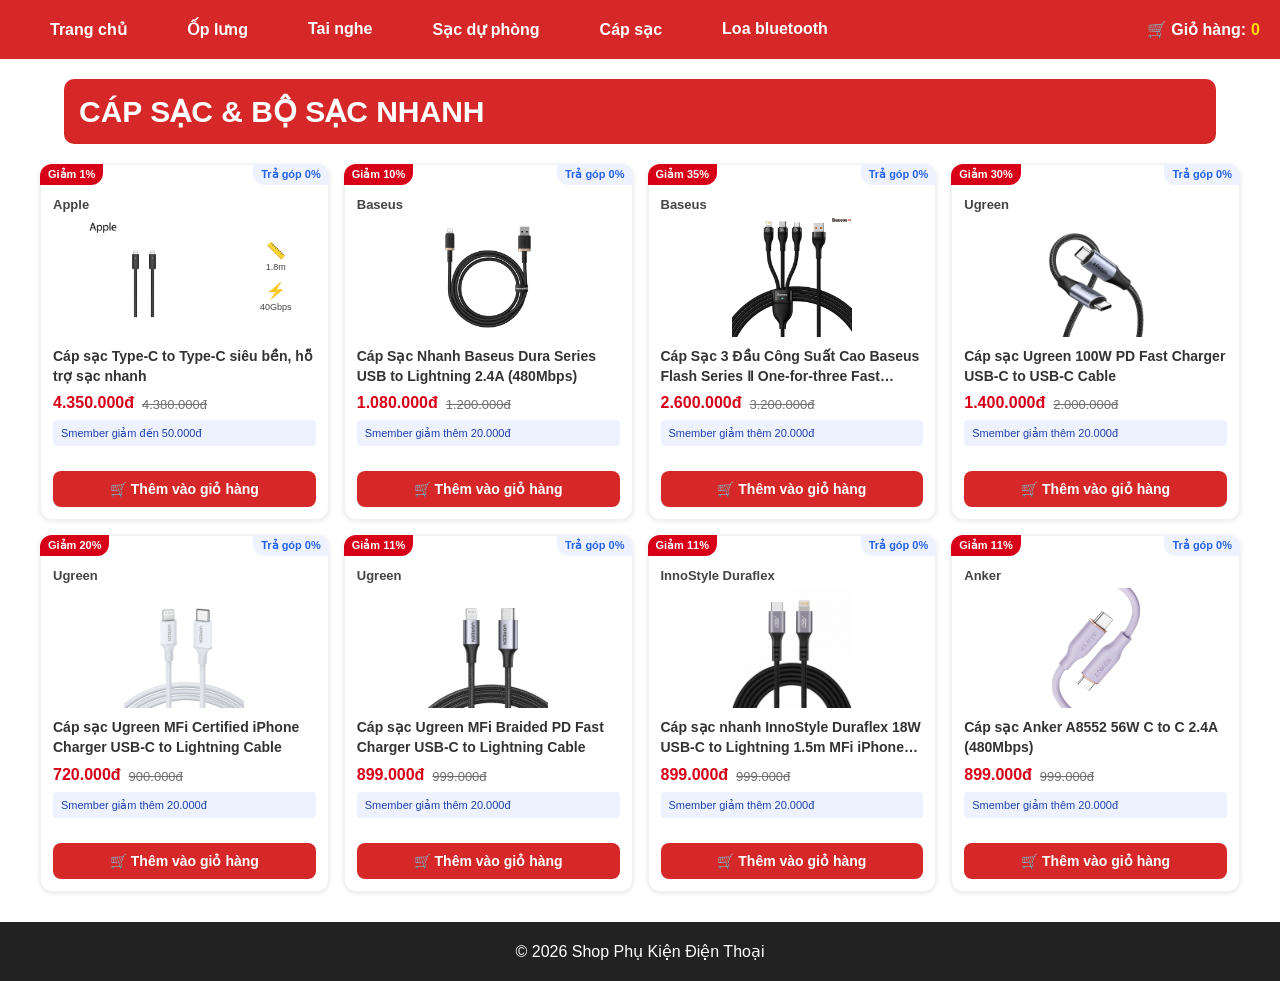
<file: cap-sac.html>
<!DOCTYPE html>
<html lang="vi">
<head>
    <meta charset="UTF-8">
    <title>Cáp sạc chính hãng - Phone Shop</title>
    <link rel="stylesheet" href="style.css">
</head>
<body>
    <div class="top-menu">
        <div class="menu-links">
            <a href="index.html">Trang chủ</a>
            <a href="op-lung.html">Ốp lưng</a>
            <a href="tai-nghe.html">Tai nghe</a>
            <a href="sac-du-phong.html">Sạc dự phòng</a>
            <a href="cap-sac.html" class="active">Cáp sạc</a>
            <a href="loa-bluetooth.html">Loa bluetooth</a>
        </div>
        <div class="cart" onclick="showCart()">
            🛒 Giỏ hàng: <span id="count">0</span>
        </div>
    </div>

    <div class="title-product">
        <h2>CÁP SẠC & BỘ SẠC NHANH</h2>
    </div>

    <section class="product-container">
        <!-- Sản phẩm 1 -->
     <div class="card product">
    <div class="badge badge-discount">Giảm 1%</div>
    <div class="badge badge-installment">Trả góp 0%</div>
    <div class="brand-name">Apple</div>
    
    <div class="card-media">
        <div class="product-img">
            <img src="images/capsac/cap-apple-thunderbolt-4-type-c-pro-1-8m-mw5j3za-a_1_.webp" alt="Cáp sạc Type-C">
        </div> 
        <div class="product-specs">
            <div class="spec-item">
                <span class="icon">📏</span>
                <p>1.8m</p>
            </div>
            <div class="spec-item">
                <span class="icon">⚡</span>
                <p>40Gbps</p>
            </div>
        </div> 
    </div>
    
    <h3 class="product-title">Cáp sạc Type-C to Type-C siêu bền, hỗ trợ sạc nhanh</h3>
    
    <div class="product-price">
        <span class="price-new">4.350.000đ</span>
        <span class="price-old">4.380.000đ</span>
    </div>
    
    <div class="promotions">
        <div class="promo-box smember">Smember giảm đến 50.000đ</div>
    </div>

    <!-- NÚT THÊM VÀO GIỎ HÀNG -->
    <button class="add-to-cart-btn" onclick="addCart('Cáp Type-C Apple', '4.350.000')">
        🛒 Thêm vào giỏ hàng
    </button>
</div>
 <div class="card product">
            <div class="badge badge-discount">Giảm 10%</div>
            <div class="badge badge-installment">Trả góp 0%</div>
            <div class="brand-name">Baseus</div>
            <div class="card-media">
                <div class="product-img">
                    <img src="images/capsac/0__1__9ce1da2af8b2483588d115390cbf86c1_f94cbcbb5cf54037bed2d900668dc312.jpg" alt="Cáp sạc Lightning">
                </div>
                
            </div>
            <h3 class="product-title">Cáp Sạc Nhanh Baseus Dura Series USB to Lightning 2.4A (480Mbps)</h3>
            <div class="product-price">
                <span class="price-new">1.080.000đ</span>
                <span class="price-old">1.200.000đ</span>
            </div>
            <div class="promotions">
                <div class="promo-box smember">Smember giảm thêm 20.000đ</div>
            </div>
            <button class="add-to-cart-btn" onclick="addCart('Cáp Sạc Nhanh Baseus Dura Series USB to Lightning 2.4A (480Mbps)', '1.080.000')">
                🛒 Thêm vào giỏ hàng
            </button>
        </div>
         <div class="card product">
            <div class="badge badge-discount">Giảm 35%</div>
            <div class="badge badge-installment">Trả góp 0%</div>
            <div class="brand-name">Baseus</div>
            <div class="card-media">
                <div class="product-img">
                    <img src="images/capsac/1_e47e234d4e4e4a7fb7d23cf50c4b6cd6_1eb0ec4491874a888200b78c3b9bd96b.jpg" alt="Cáp sạc 3 đầu">
                </div>
                
            </div>
            <h3 class="product-title">Cáp Sạc 3 Đầu Công Suất Cao Baseus Flash Series Ⅱ One-for-three Fast Charging Data Cable (USB to M+L+C 100W 1.2m)</h3>
            <div class="product-price">
                <span class="price-new">2.600.000đ</span>
                <span class="price-old">3.200.000đ</span>
            </div>
            <div class="promotions">
                <div class="promo-box smember">Smember giảm thêm 20.000đ</div>
            </div>
            <button class="add-to-cart-btn" onclick="addCart('Cáp Sạc 3 Đầu Công Suất Cao Baseus Flash Series Ⅱ One-for-three Fast Charging Data Cable (USB to M+L+C 100W 1.2m)', '2.600.000')">
                🛒 Thêm vào giỏ hàng
            </button>
        </div>
         <div class="card product">
            <div class="badge badge-discount">Giảm 30%</div>
            <div class="badge badge-installment">Trả góp 0%</div>
            <div class="brand-name">Ugreen</div>
            <div class="card-media">
                <div class="product-img">
                    <img src="images/capsac/ugreen-100w-pd-fast-charger-4k-60hz-10gbps-data-lead-usb-c-to-usb-c-cable-431228.webp" alt="Cáp sạc">
                </div>
               
            </div>
            <h3 class="product-title">Cáp sạc Ugreen 100W PD Fast Charger USB-C to USB-C Cable</h3>
            <div class="product-price">
                <span class="price-new">1.400.000đ</span>
                <span class="price-old">2.000.000đ</span>
            </div>
            <div class="promotions">
                <div class="promo-box smember">Smember giảm thêm 20.000đ</div>
            </div>
            <button class="add-to-cart-btn" onclick="addCart('Cáp sạc Ugreen 100W PD Fast Charger USB-C to USB-C Cable', '1.400.000')">
                🛒 Thêm vào giỏ hàng
            </button>
        </div>
 <div class="card product">
            <div class="badge badge-discount">Giảm 20%</div>
            <div class="badge badge-installment">Trả góp 0%</div>
            <div class="brand-name">Ugreen</div>
            <div class="card-media">
                <div class="product-img">
                    <img src="images/capsac/ugreen-mfi-certified-iphone-charger-usb-c-to-lightning-cable-850786.webp" alt="Cáp sạc">
                </div>
                
            </div>
            <h3 class="product-title">Cáp sạc Ugreen MFi Certified iPhone Charger USB-C to Lightning Cable</h3>
            <div class="product-price">
                <span class="price-new">720.000đ</span>
                <span class="price-old">900.000đ</span>
            </div>
            <div class="promotions">
                <div class="promo-box smember">Smember giảm thêm 20.000đ</div>
            </div>
            <button class="add-to-cart-btn" onclick="addCart('Cáp sạc Ugreen MFi Certified iPhone Charger USB-C to Lightning Cable', '720.000')">
                🛒 Thêm vào giỏ hàng
            </button>
        </div>
 <div class="card product">
            <div class="badge badge-discount">Giảm 11%</div>
            <div class="badge badge-installment">Trả góp 0%</div>
            <div class="brand-name">Ugreen</div>
            <div class="card-media">
                <div class="product-img">
                    <img src="images/capsac/ugreen-mfi-braided-pd-fast-charger-usb-c-to-lightning-cable-666707.webp" alt="Cáp sạc">
                </div>
                
            </div>
            <h3 class="product-title">Cáp sạc Ugreen MFi Braided PD Fast Charger USB-C to Lightning Cable</h3>
            <div class="product-price">
                <span class="price-new">899.000đ</span>
                <span class="price-old">999.000đ</span>
            </div>
            <div class="promotions">
                <div class="promo-box smember">Smember giảm thêm 20.000đ</div>
            </div>
            <button class="add-to-cart-btn" onclick="addCart('Cáp sạc Ugreen MFi Braided PD Fast Charger USB-C to Lightning Cable', '899.000')">
                🛒 Thêm vào giỏ hàng
            </button>
        </div>
      <div class="card product">
            <div class="badge badge-discount">Giảm 11%</div>
            <div class="badge badge-installment">Trả góp 0%</div>
            <div class="brand-name">InnoStyle Duraflex</div>
            <div class="card-media">
                <div class="product-img">
                    <img src="images/capsac/cap-sac-nhanh-innostyle-duraflex-18w-usb-c-to-lightning-1-5m-mfi-iphone-ipad-ipod-zogyq2fz.jpg" alt="Cáp sạc">
                </div>
                
            </div>
            <h3 class="product-title">Cáp sạc nhanh InnoStyle Duraflex 18W USB-C to Lightning 1.5m MFi iPhone iPad iPod</h3>
            <div class="product-price">
                <span class="price-new">899.000đ</span>
                <span class="price-old">999.000đ</span>
            </div>
            <div class="promotions">
                <div class="promo-box smember">Smember giảm thêm 20.000đ</div>
            </div>
            <button class="add-to-cart-btn" onclick="addCart('Cáp sạc nhanh InnoStyle Duraflex 18W USB-C to Lightning 1.5m MFi iPhone iPad iPod', '899.000')">
                🛒 Thêm vào giỏ hàng
            </button>
        </div>
         <div class="card product">
            <div class="badge badge-discount">Giảm 11%</div>
            <div class="badge badge-installment">Trả góp 0%</div>
            <div class="brand-name">Anker</div>
            <div class="card-media">
                <div class="product-img">
                    <img src="images/capsac/69621_cap_sac_dien_thoai_anker_a8552_56 (1).png" alt="Cáp sạc">
                </div>
                
            </div>
            <h3 class="product-title">Cáp sạc Anker A8552 56W C to C 2.4A (480Mbps)</h3>
            <div class="product-price">
                <span class="price-new">899.000đ</span>
                <span class="price-old">999.000đ</span>
            </div>
            <div class="promotions">
                <div class="promo-box smember">Smember giảm thêm 20.000đ</div>
            </div>
            <button class="add-to-cart-btn" onclick="addCart('Cáp sạc Anker A8552 56W C to C 2.4A (480Mbps) ', '899.000')">
                🛒 Thêm vào giỏ hàng
            </button>
        </div>

        <!-- Các card khác tương tự cho đủ 8 ô -->
    </section>

    <footer><p>© 2026 Shop Phụ Kiện Điện Thoại</p></footer>
    <script src="script.js"></script>
</body>
</html>
</file>
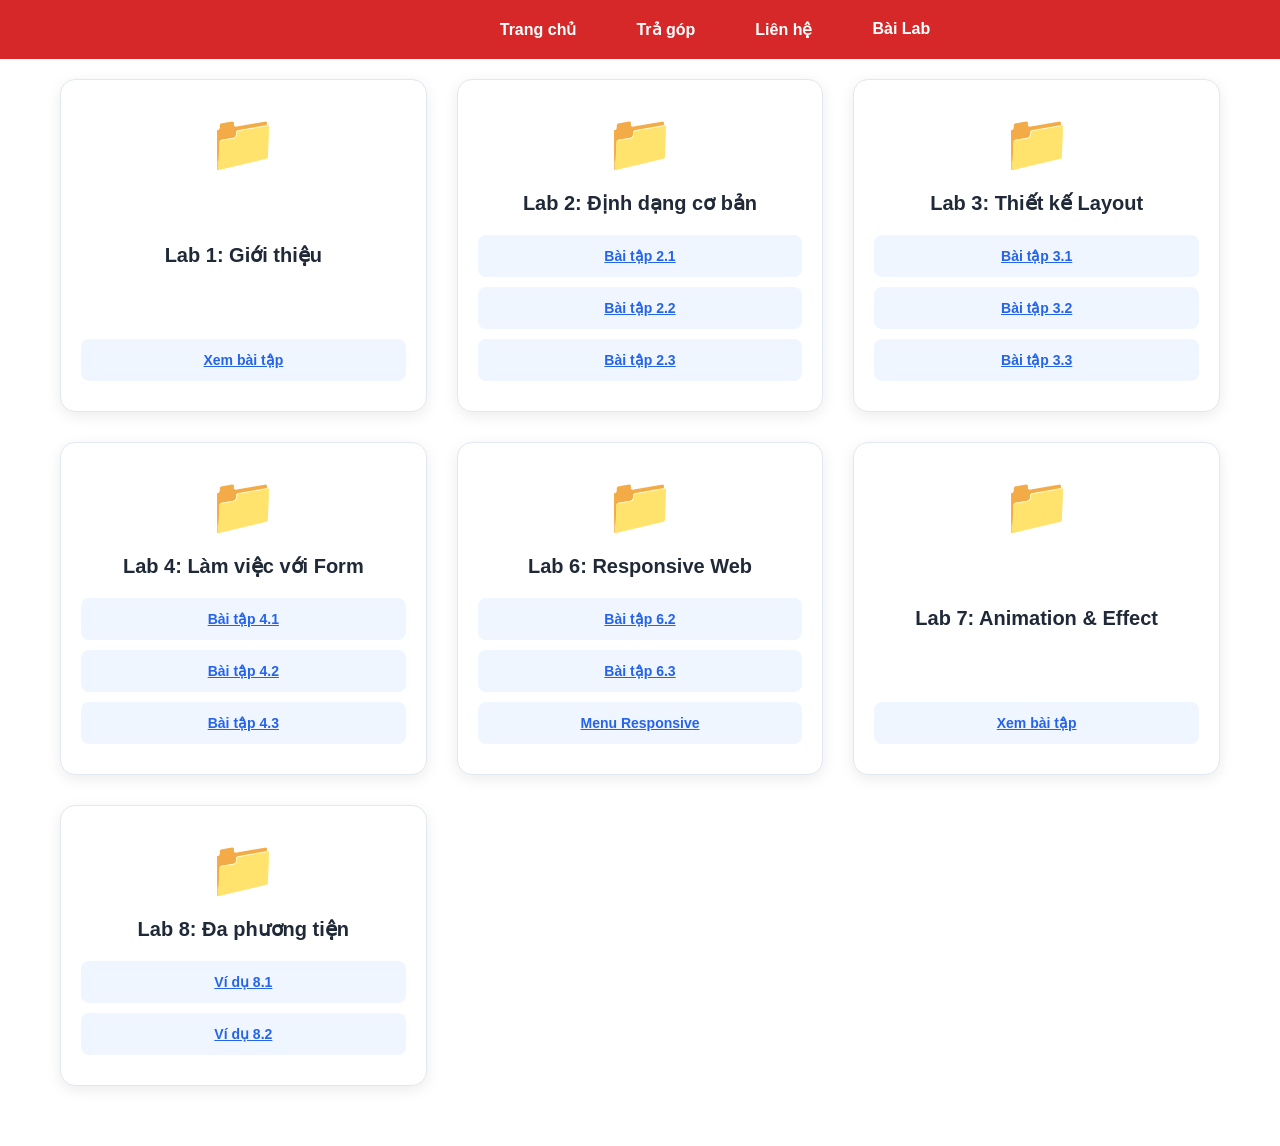
<file: lab.html>
<!DOCTYPE html>
<html lang="vi">
<head>
    <meta charset="UTF-8">
    <meta name="viewport" content="width=device-width, initial-scale=1.0">
    <title>Shop Phụ Kiện Điện Thoại</title>
    <link rel="stylesheet" href="style.css">
</head>
<body>

 <!-- MENU TOP -->
   <div class="top-menu">
    
    <div class="spacer"></div> 

    <!-- Cụm menu chính cần cho vào giữa -->
    <div class="menu-links">
        <a href="index.html">Trang chủ</a>
        <a href="tra-gop.html">Trả góp</a>
        <a href="lienhe.html">Liên hệ</a>
        <a href="lab.html">Bài Lab</a>
    </div>
    <!-- BOX GỢI Ý -->
    <div id="suggest-box"></div>

</div>
    <!-- Thêm một div trống ở đây để cân bằng layout -->
    <div class="header-spacer"></div>
</header>
    <!-- NỘI DUNG CHÍNH -->
    <main>
        <section class="lab-section">
            <div class="lab-grid">
                
                <!-- Lab 1 -->
                <div class="lab-card">
                    <div class="lab-icon">📁</div>
                    <h3>Lab 1: Giới thiệu</h3>
                    <div class="btn-group">
                        <a href="Lab05/Vi_du/index.html" class="btn-view-lab" target="_blank">Xem bài tập</a>
                    </div>
                </div>

                <!-- Lab 2 -->
                <div class="lab-card">
                    <div class="lab-icon">📁</div>
                    <h3>Lab 2: Định dạng cơ bản</h3>
                    <div class="btn-group">
                        <a href="Lab02/vidu2/lab02_bai1.html" class="btn-view-lab" target="_blank">Bài tập 2.1</a>
                        <a href="Lab02/vidu2/lab02_bai2.html" class="btn-view-lab" target="_blank">Bài tập 2.2</a>
                        <a href="Lab02/vidu2/lab02_bai3.html" class="btn-view-lab" target="_blank">Bài tập 2.3</a>
                    </div>
                </div>

                <!-- Lab 3 -->
                <div class="lab-card">
                    <div class="lab-icon">📁</div>
                    <h3>Lab 3: Thiết kế Layout</h3>
                    <div class="btn-group">
                        <a href="Lab03/lab03_bai1.html" class="btn-view-lab" target="_blank">Bài tập 3.1</a>
                        <a href="Lab03/lab03_bai2.html" class="btn-view-lab" target="_blank">Bài tập 3.2</a>
                        <a href="Lab03/lab03_bai3.html" class="btn-view-lab" target="_blank">Bài tập 3.3</a>
                    </div>
                </div>

                <!-- Lab 4 -->
                <div class="lab-card">
                    <div class="lab-icon">📁</div>
                    <h3>Lab 4: Làm việc với Form</h3>
                    <div class="btn-group">
                        <a href="Lab04/lab04_bai1.html" class="btn-view-lab" target="_blank">Bài tập 4.1</a>
                        <a href="Lab04/lab04_bai2.html" class="btn-view-lab" target="_blank">Bài tập 4.2</a>
                        <a href="Lab04/lab04_bai3.html" class="btn-view-lab" target="_blank">Bài tập 4.3</a>
                    </div>
                </div>

                <!-- Lab 6 -->
                <div class="lab-card">
                    <div class="lab-icon">📁</div>
                    <h3>Lab 6: Responsive Web</h3>
                    <div class="btn-group">
                        <a href="Lab06/lab06_bai2.html" class="btn-view-lab" target="_blank">Bài tập 6.2</a>
                        <a href="Lab06/lab06_bai3.html" class="btn-view-lab" target="_blank">Bài tập 6.3</a>
                        <a href="Lab06/lab06_menu_responsive.html" class="btn-view-lab" target="_blank">Menu Responsive</a>
                    </div>
                </div>

                <!-- Lab 7 -->
                <div class="lab-card">
                    <div class="lab-icon">📁</div>
                    <h3>Lab 7: Animation & Effect</h3>
                    <div class="btn-group">
                        <a href="Lab07/Vi_du/index.html" class="btn-view-lab" target="_blank">Xem bài tập</a>
                    </div>
                </div>

                <!-- Lab 8 -->
                <div class="lab-card">
                    <div class="lab-icon">📁</div  >
                    <h3>Lab 8: Đa phương tiện</h3>
                    <div class="btn-group">
                        <a href="Lab08/Vi_du_1/index.html" class="btn-view-lab" target="_blank">Ví dụ 8.1</a>
                        <a href="Lab08/Vi_du_2/index.html" class="btn-view-lab" target="_blank">Ví dụ 8.2</a>
                    </div>
                </div>

            </div>
        </section> 

    </main>
    <script src="script.js"></script>
</body>
</html>
</file>
<file: style.css>
* {
    margin: 0;
    padding: 0;
    box-sizing: border-box;
    font-family: Arial;
}

/* MENU TOP */
.top-menu {
    background: #d62828;
    padding: 10px 20px;
    display: flex;
    align-items: center;
    /* Dàn đều 3 cụm để cụm ở giữa luôn nằm trung tâm */
    justify-content: space-between; 
}

/* Div trống bên trái để đẩy menu vào giữa */
.spacer {
    width: 150px; /* Bạn chỉnh độ rộng này bằng với độ rộng của thẻ .cart */
}

.menu-links {
    display: flex;
    justify-content: center;
}

.menu-links a {
    color: white;
    text-decoration: none;
    margin: 0 15px;
    font-weight: bold;
    padding: 10px 15px;
    border-radius: 8px;
    transition: 0.3s;
}

.menu-links a:hover {
    background: white;
    color: #d62828;
}

.cart {
    width: 150px; /* Cố định độ rộng để cân bằng với .spacer */
    font-weight: bold;
    color: white;
    cursor: pointer;
    display: flex;
    justify-content: flex-end; /* Đẩy chữ giỏ hàng về sát lề phải */
    align-items: center;
}

.cart #count {
    color: #ffde00;
    margin-left: 5px;
}

/* HEADER */
header {
    display: flex;
    justify-content: space-between;
    align-items: center;
    padding: 20px;
    background: white;
}

.logo {
    font-size: 32px;
    font-weight: bold;
    color: #d62828;
}

.search-box {
    width: 45%;
    display: flex;
    align-items: center;
    background: white;
    border: 2px solid #d62828;
    border-radius: 30px;
    overflow: hidden;
    box-shadow: 0 2px 8px rgba(0,0,0,0.1);
}

.search-box input {
    width: 100%;
    padding: 12px 20px;
    border: none;
    outline: none;
    font-size: 16px;
}

.search-box button {
    padding: 12px 20px;
    border: none;
    background: #d62828;
    color: white;
    cursor: pointer;
    font-size: 18px;
    transition: 0.3s;
}

.search-box button:hover {
    background: #b71c1c;
}

.cart {
    font-weight: bold;
}

/* DANH MỤC */
.category {
    background: #f1f1f1;
    padding: 15px;
    text-align: center;
}

.category a {
    text-decoration: none;
    color: black;
    margin: 0 15px;
    padding: 10px 15px;
    border-radius: 8px;
    transition: 0.3s;
}

.category a:hover {
    background: #d62828;
    color: white;
}

/* BANNER */
.banner {
    width: 100%;
    padding: 20px;
}

.banner img {
    width: 100%;
    height: 190px;
    object-fit: cover;
}

/* SẢN PHẨM */
.product-container {
    display: grid;
    grid-template-columns: repeat(auto-fill, minmax(230px, 1fr));
    gap: 15px;
    width: 100%;
    max-width: 1200px;
    margin: 0 auto; /* Canh giữa khung sản phẩm */
}

.card {
    background: #ffffff;
    border-radius: 12px;
    padding: 12px;
    position: relative;
    box-shadow: 0 1px 5px rgba(0,0,0,0.1);
    display: flex;
    flex-direction: column;
    transition: box-shadow 0.3s, transform 0.3s;
    border: 1px solid #f0f0f0;
}

.card:hover {
    box-shadow: 0 4px 15px rgba(0,0,0,0.15);
    transform: translateY(-2px);
}

.badge {
    position: absolute;
    top: -1px;
    font-size: 11px;
    font-weight: 700;
    padding: 4px 8px;
    z-index: 2;
}

.badge-discount {
    left: -1px;
    background-color: #d70018;
    color: #fff;
    border-radius: 12px 0 12px 0; 
}

.badge-installment {
    right: -1px;
    background-color: #eef2ff;
    color: #2563eb;
    border-radius: 0 12px 0 12px;
}

.brand-name {
    font-size: 13px;
    color: #444;
    font-weight: 600;
    margin-top: 20px;
    margin-bottom: 5px;
}

.card-media {
    display: flex;
    align-items: center;
    justify-content: space-between;
    margin-bottom: 10px;
}

.product-img {
    flex: 1;
    display: flex;
    justify-content: center;
}

.product-img img {
    width: 100%;
    max-width: 120px;
    height: auto;
    object-fit: contain;
}

.product-specs {
    display: flex;
    flex-direction: column;
    gap: 8px;
    width: 80px;
}

.spec-item {
    display: flex;
    flex-direction: column;
    align-items: center;
    text-align: center;
}

.spec-item .icon {
    font-size: 16px;
    margin-bottom: 2px;
}

.spec-item p {
    font-size: 9px;
    color: #444;
    line-height: 1.2;
    margin: 0;
}

.product-title {
    font-size: 14px;
    font-weight: 600;
    color: #333;
    line-height: 1.4;
    margin-bottom: 8px;
    display: -webkit-box;
    -webkit-line-clamp: 2;
    line-clamp: 2;
    -webkit-box-orient: vertical;
    overflow: hidden;
}

.product-price {
    display: flex;
    align-items: flex-end;
    gap: 8px;
    margin-bottom: 8px;
}

.price-new {
    font-size: 16px;
    font-weight: bold;
    color: #d70018;
}

.price-old {
    font-size: 13px;
    color: #707070;
    text-decoration: line-through;
}

.promotions {
    display: flex;
    flex-direction: column;
    gap: 5px;
    margin-bottom: 15px;
    flex-grow: 1;
}

.promo-box {
    font-size: 11px;
    padding: 6px 8px;
    border-radius: 4px;
    line-height: 1.3;
}

.promo-box.smember {
    background-color: #eef2ff;
    color: #1e40af;
}

.promo-box.info {
    background-color: #f3f4f6;
    color: #4b5563;
    border: 1px solid #e5e7eb;
}

.card-footer {
    display: flex;
    justify-content: space-between;
    align-items: center;
    border-top: 1px solid #f0f0f0;
    padding-top: 8px;
    font-size: 13px;
}

.rating {
    font-weight: bold;
    color: #333;
    display: flex;
    align-items: center;
    gap: 4px;
}

.rating .star {
    color: #fbbf24;
}

.wishlist {
    color: #3b82f6;
    display: flex;
    align-items: center;
    gap: 4px;
    font-weight: 500;
}

/* FOOTER */
footer {
    background: #222;
    color: white;
    text-align: center;
    padding: 20px;
    margin-top: 30px;
}

/* TIÊU ĐỀ SẢN PHẨM */
.title-product {
    width: 90%;
    margin: 20px auto;
    background: #d62828;
    color: white;
    padding: 15px;
    border-radius: 10px;
}

.title-product h2 {
    font-size: 30px;
}

/* NÚT THÊM VÀO GIỎ HÀNG */
.add-to-cart-btn {
    width: 100%;
    background-color: #d62828; 
    color: white;
    border: none;
    padding: 10px 0;
    margin-top: 10px;
    border-radius: 8px;
    font-weight: bold;
    font-size: 14px;
    cursor: pointer;
    transition: background 0.3s, transform 0.2s;
    display: flex;
    align-items: center;
    justify-content: center;
    gap: 8px;
}

.add-to-cart-btn:hover {
    background-color: #b71c1c; 
    transform: scale(1.02); 
}

.add-to-cart-btn:active {
    transform: scale(0.98); 
}

button, a, .card {
    -webkit-tap-highlight-color: transparent;
}


/* =======================================================
   PHẦN BỔ SUNG: GIAO DIỆN MỚI CHO TRANG BÀI TẬP (LAB)
======================================================= */

.lab-section {
    max-width: 1200px;
    margin: 0 auto;
    padding: 20px 20px 60px;
}

.lab-grid {
    display: grid;
    grid-template-columns: repeat(auto-fit, minmax(280px, 1fr));
    gap: 30px;
}

/* THẺ BÀI TẬP (LAB CARD) */
.lab-card {
    background: #ffffff;
    border-radius: 15px;
    padding: 30px 20px;
    text-align: center;
    box-shadow: 0 4px 15px rgba(0, 0, 0, 0.08);
    transition: transform 0.3s ease, box-shadow 0.3s ease;
    display: flex;
    flex-direction: column;
    align-items: center;
    justify-content: space-between;
    border: 1px solid #e2e8f0;
}

.lab-card:hover {
    transform: translateY(-8px);
    box-shadow: 0 15px 30px rgba(0, 0, 0, 0.12);
    border-color: #cbd5e1;
}

.lab-icon {
    font-size: 3.5rem;
    margin-bottom: 15px;
    transition: transform 0.3s ease;
}

.lab-card:hover .lab-icon {
    transform: scale(1.1) rotate(5deg);
}

.lab-card h3 {
    font-size: 1.25rem;
    color: #1f2937;
    margin-bottom: 20px;
    font-weight: bold;
}

/* Container chứa các nút xem bài tập */
.btn-group {
    display: flex;
    flex-direction: column;
    gap: 10px;
    width: 100%;
}

.btn-view-lab {
    display: block;
    width: 100%;
    padding: 12px 15px;
    background: #eff6ff;
    color: #2563eb;
    border-radius: 8px;
    font-weight: 600;
    font-size: 14px;
    transition: all 0.3s ease;
    border: 1px solid transparent;
}

.btn-view-lab:hover {
    background: #2563eb;
    color: white;
}

/* THẺ ĐỒ ÁN CUỐI KỲ (MÀU TỐT NỔI BẬT) */
.lab-card.final-project {
    background: linear-gradient(135deg, #1e293b, #0f172a);
    color: white;
    grid-column: 1 / -1; 
    flex-direction: row;
    text-align: left;
    padding: 40px;
    border: none;
}

.lab-card.final-project .lab-icon {
    font-size: 5rem;
    margin-bottom: 0;
    margin-right: 30px;
}

.final-info {
    flex-grow: 1;
}

.lab-card.final-project h3 {
    color: white;
    font-size: 1.8rem;
    margin-bottom: 10px;
}

.lab-card.final-project p {
    color: #94a3b8;
    margin-bottom: 20px;
    font-size: 1.1rem;
}

.lab-card.final-project .btn-view-lab {
    background: #3b82f6;
    color: white;
    display: inline-block;
    width: auto;
    padding: 12px 30px;
    font-size: 1.1rem;
}

.lab-card.final-project .btn-view-lab:hover {
    background: #60a5fa;
    transform: translateY(-2px);
    box-shadow: 0 5px 15px rgba(59, 130, 246, 0.4);
}


/* =========================
   RESPONSIVE MOBILE CHUNG
========================= */
@media screen and (max-width: 768px) {

    /* HEADER */
    header {
        flex-direction: column;
        gap: 15px;
        padding: 15px;
    }

    .logo {
        font-size: 24px;
        text-align: center;
    }

    /* SEARCH */
    .search-box {
        width: 100%;
    }

    .search-box input {
        font-size: 14px;
    }

    .search-box button {
        font-size: 14px;
        padding: 12px 15px;
    }

    /* MENU TOP */
    .top-menu {
        flex-direction: column;
        gap: 10px;
        padding: 10px;
    }

    .menu-links {
        flex-wrap: wrap;
        justify-content: center;
        gap: 5px;
    }

    .menu-links a {
        margin: 0;
        font-size: 14px;
        padding: 8px 12px;
    }

    .spacer {
        display: none;
    }

    .cart {
        width: auto;
        justify-content: center;
    }

    /* CATEGORY */
    .category {
        overflow-x: auto;
        white-space: nowrap;
        padding: 10px;
    }

    .category a {
        display: inline-block;
        margin: 5px;
        font-size: 14px;
    }

    /* BANNER */
    .banner {
        padding: 10px;
    }

    .banner img {
        height: auto;
        border-radius: 10px;
    }

    /* TITLE */
    .title-product {
        width: 95%;
        padding: 12px;
    }

    .title-product h2 {
        font-size: 22px;
        text-align: center;
    }

    /* PRODUCT GRID */
    .product-container {
        grid-template-columns: repeat(2, 1fr);
        gap: 10px;
        padding: 10px;
    }

    /* CARD SẢN PHẨM */
    .card {
        padding: 10px;
    }

    .product-title {
        font-size: 13px;
    }

    .price-new {
        font-size: 15px;
    }

    .price-old {
        font-size: 11px;
    }

    .promo-box {
        font-size: 10px;
    }

    .add-to-cart-btn {
        font-size: 12px;
        padding: 10px 5px;
    }

    /* SEARCH SUGGEST */
    #suggest-box {
        top: 55px;
    }

    .suggest-item {
        padding: 10px;
    }

    .suggest-item img {
        width: 40px;
        height: 40px;
    }

    .suggest-item p {
        font-size: 13px;
    }

    /* BÀI LAB CARD TRÊN ĐIỆN THOẠI */
    .lab-card.final-project {
        flex-direction: column;
        text-align: center;
        padding: 30px 20px;
    }
    
    .lab-card.final-project .lab-icon {
        margin-right: 0;
        margin-bottom: 20px;
    }

    /* FOOTER */
    footer {
        font-size: 14px;
        padding: 15px;
    }
}
</file>
<file: Lab06/Bai_2_Minh_hoa_layout/css/style.css>
.wrapper {
	display: flex;
	/* kich hoat flex box*/
	flex-flow: row wrap;
	font-weight: bold;
	text-align: center;
}

.wrapper>* {
	padding: 10px;
	flex: 1 100%;
	/* cho tất cả phần tử bên trong có độ dài 100% và tỉ lệ chiếm không gian trống là như nhau*/
}

.header-flex-2 {
	background: tomato;
}

.footer-flex-2 {
	background: lightgreen;
	order: 4;
}

.main {
	text-align: left;
	background: deepskyblue;
	height: 400px;
	flex: 3 0px;
	/* cho phần nội dung main ở giữa chiếm 3 phần không gian trống so với 2 phần aside bên cạnh */
	order: 2;
}

.aside {
	flex: 1 0 0 ;
}

/* 2 phần aside sẽ chỉ chiếm 1 phần không gian */
.aside-1 {
	background: gold;
	height: 400px;
	order: 1;
}

.aside-2 {
	background: hotpink;
	height: 400px;
	order: 3;
}
</file>
<file: Lab07/demo_bai_2/css/elegant-icons.css>
@font-face {
	font-family: 'ElegantIcons';
	src:url('../fonts/ElegantIcons.eot');
	src:url('../fonts/ElegantIcons.eot?#iefix') format('embedded-opentype'),
		url('../fonts/ElegantIcons.woff') format('woff'),
		url('../fonts/ElegantIcons.ttf') format('truetype'),
		url('../fonts/ElegantIcons.svg#ElegantIcons') format('svg');
	font-weight: normal;
	font-style: normal;
}

/* Use the following CSS code if you want to use data attributes for inserting your icons */
[data-icon]:before {
	font-family: 'ElegantIcons';
	content: attr(data-icon);
	speak: none;
	font-weight: normal;
	font-variant: normal;
	text-transform: none;
	line-height: 1;
	-webkit-font-smoothing: antialiased;
	-moz-osx-font-smoothing: grayscale;
}

/* Use the following CSS code if you want to have a class per icon */
/*
Instead of a list of all class selectors,
you can use the generic selector below, but it's slower:
[class*="your-class-prefix"] {
*/
.arrow_up, .arrow_down, .arrow_left, .arrow_right, .arrow_left-up, .arrow_right-up, .arrow_right-down, .arrow_left-down, .arrow-up-down, .arrow_up-down_alt, .arrow_left-right_alt, .arrow_left-right, .arrow_expand_alt2, .arrow_expand_alt, .arrow_condense, .arrow_expand, .arrow_move, .arrow_carrot-up, .arrow_carrot-down, .arrow_carrot-left, .arrow_carrot-right, .arrow_carrot-2up, .arrow_carrot-2down, .arrow_carrot-2left, .arrow_carrot-2right, .arrow_carrot-up_alt2, .arrow_carrot-down_alt2, .arrow_carrot-left_alt2, .arrow_carrot-right_alt2, .arrow_carrot-2up_alt2, .arrow_carrot-2down_alt2, .arrow_carrot-2left_alt2, .arrow_carrot-2right_alt2, .arrow_triangle-up, .arrow_triangle-down, .arrow_triangle-left, .arrow_triangle-right, .arrow_triangle-up_alt2, .arrow_triangle-down_alt2, .arrow_triangle-left_alt2, .arrow_triangle-right_alt2, .arrow_back, .icon_minus-06, .icon_plus, .icon_close, .icon_check, .icon_minus_alt2, .icon_plus_alt2, .icon_close_alt2, .icon_check_alt2, .icon_zoom-out_alt, .icon_zoom-in_alt, .icon_search, .icon_box-empty, .icon_box-selected, .icon_minus-box, .icon_plus-box, .icon_box-checked, .icon_circle-empty, .icon_circle-slelected, .icon_stop_alt2, .icon_stop, .icon_pause_alt2, .icon_pause, .icon_menu, .icon_menu-square_alt2, .icon_menu-circle_alt2, .icon_ul, .icon_ol, .icon_adjust-horiz, .icon_adjust-vert, .icon_document_alt, .icon_documents_alt, .icon_pencil, .icon_pencil-edit_alt, .icon_pencil-edit, .icon_folder-alt, .icon_folder-open_alt, .icon_folder-add_alt, .icon_info_alt, .icon_error-oct_alt, .icon_error-circle_alt, .icon_error-triangle_alt, .icon_question_alt2, .icon_question, .icon_comment_alt, .icon_chat_alt, .icon_vol-mute_alt, .icon_volume-low_alt, .icon_volume-high_alt, .icon_quotations, .icon_quotations_alt2, .icon_clock_alt, .icon_lock_alt, .icon_lock-open_alt, .icon_key_alt, .icon_cloud_alt, .icon_cloud-upload_alt, .icon_cloud-download_alt, .icon_image, .icon_images, .icon_lightbulb_alt, .icon_gift_alt, .icon_house_alt, .icon_genius, .icon_mobile, .icon_tablet, .icon_laptop, .icon_desktop, .icon_camera_alt, .icon_mail_alt, .icon_cone_alt, .icon_ribbon_alt, .icon_bag_alt, .icon_creditcard, .icon_cart_alt, .icon_paperclip, .icon_tag_alt, .icon_tags_alt, .icon_trash_alt, .icon_cursor_alt, .icon_mic_alt, .icon_compass_alt, .icon_pin_alt, .icon_pushpin_alt, .icon_map_alt, .icon_drawer_alt, .icon_toolbox_alt, .icon_book_alt, .icon_calendar, .icon_film, .icon_table, .icon_contacts_alt, .icon_headphones, .icon_lifesaver, .icon_piechart, .icon_refresh, .icon_link_alt, .icon_link, .icon_loading, .icon_blocked, .icon_archive_alt, .icon_heart_alt, .icon_star_alt, .icon_star-half_alt, .icon_star, .icon_star-half, .icon_tools, .icon_tool, .icon_cog, .icon_cogs, .arrow_up_alt, .arrow_down_alt, .arrow_left_alt, .arrow_right_alt, .arrow_left-up_alt, .arrow_right-up_alt, .arrow_right-down_alt, .arrow_left-down_alt, .arrow_condense_alt, .arrow_expand_alt3, .arrow_carrot_up_alt, .arrow_carrot-down_alt, .arrow_carrot-left_alt, .arrow_carrot-right_alt, .arrow_carrot-2up_alt, .arrow_carrot-2dwnn_alt, .arrow_carrot-2left_alt, .arrow_carrot-2right_alt, .arrow_triangle-up_alt, .arrow_triangle-down_alt, .arrow_triangle-left_alt, .arrow_triangle-right_alt, .icon_minus_alt, .icon_plus_alt, .icon_close_alt, .icon_check_alt, .icon_zoom-out, .icon_zoom-in, .icon_stop_alt, .icon_menu-square_alt, .icon_menu-circle_alt, .icon_document, .icon_documents, .icon_pencil_alt, .icon_folder, .icon_folder-open, .icon_folder-add, .icon_folder_upload, .icon_folder_download, .icon_info, .icon_error-circle, .icon_error-oct, .icon_error-triangle, .icon_question_alt, .icon_comment, .icon_chat, .icon_vol-mute, .icon_volume-low, .icon_volume-high, .icon_quotations_alt, .icon_clock, .icon_lock, .icon_lock-open, .icon_key, .icon_cloud, .icon_cloud-upload, .icon_cloud-download, .icon_lightbulb, .icon_gift, .icon_house, .icon_camera, .icon_mail, .icon_cone, .icon_ribbon, .icon_bag, .icon_cart, .icon_tag, .icon_tags, .icon_trash, .icon_cursor, .icon_mic, .icon_compass, .icon_pin, .icon_pushpin, .icon_map, .icon_drawer, .icon_toolbox, .icon_book, .icon_contacts, .icon_archive, .icon_heart, .icon_profile, .icon_group, .icon_grid-2x2, .icon_grid-3x3, .icon_music, .icon_pause_alt, .icon_phone, .icon_upload, .icon_download, .social_facebook, .social_twitter, .social_pinterest, .social_googleplus, .social_tumblr, .social_tumbleupon, .social_wordpress, .social_instagram, .social_dribbble, .social_vimeo, .social_linkedin, .social_rss, .social_deviantart, .social_share, .social_myspace, .social_skype, .social_youtube, .social_picassa, .social_googledrive, .social_flickr, .social_blogger, .social_spotify, .social_delicious, .social_facebook_circle, .social_twitter_circle, .social_pinterest_circle, .social_googleplus_circle, .social_tumblr_circle, .social_stumbleupon_circle, .social_wordpress_circle, .social_instagram_circle, .social_dribbble_circle, .social_vimeo_circle, .social_linkedin_circle, .social_rss_circle, .social_deviantart_circle, .social_share_circle, .social_myspace_circle, .social_skype_circle, .social_youtube_circle, .social_picassa_circle, .social_googledrive_alt2, .social_flickr_circle, .social_blogger_circle, .social_spotify_circle, .social_delicious_circle, .social_facebook_square, .social_twitter_square, .social_pinterest_square, .social_googleplus_square, .social_tumblr_square, .social_stumbleupon_square, .social_wordpress_square, .social_instagram_square, .social_dribbble_square, .social_vimeo_square, .social_linkedin_square, .social_rss_square, .social_deviantart_square, .social_share_square, .social_myspace_square, .social_skype_square, .social_youtube_square, .social_picassa_square, .social_googledrive_square, .social_flickr_square, .social_blogger_square, .social_spotify_square, .social_delicious_square, .icon_printer, .icon_calulator, .icon_building, .icon_floppy, .icon_drive, .icon_search-2, .icon_id, .icon_id-2, .icon_puzzle, .icon_like, .icon_dislike, .icon_mug, .icon_currency, .icon_wallet, .icon_pens, .icon_easel, .icon_flowchart, .icon_datareport, .icon_briefcase, .icon_shield, .icon_percent, .icon_globe, .icon_globe-2, .icon_target, .icon_hourglass, .icon_balance, .icon_rook, .icon_printer-alt, .icon_calculator_alt, .icon_building_alt, .icon_floppy_alt, .icon_drive_alt, .icon_search_alt, .icon_id_alt, .icon_id-2_alt, .icon_puzzle_alt, .icon_like_alt, .icon_dislike_alt, .icon_mug_alt, .icon_currency_alt, .icon_wallet_alt, .icon_pens_alt, .icon_easel_alt, .icon_flowchart_alt, .icon_datareport_alt, .icon_briefcase_alt, .icon_shield_alt, .icon_percent_alt, .icon_globe_alt, .icon_clipboard {
	font-family: 'ElegantIcons';
	speak: none;
	font-style: normal;
	font-weight: normal;
	font-variant: normal;
	text-transform: none;
	line-height: 1;
	-webkit-font-smoothing: antialiased;
}
.arrow_up:before {
	content: "\21";
}
.arrow_down:before {
	content: "\22";
}
.arrow_left:before {
	content: "\23";
}
.arrow_right:before {
	content: "\24";
}
.arrow_left-up:before {
	content: "\25";
}
.arrow_right-up:before {
	content: "\26";
}
.arrow_right-down:before {
	content: "\27";
}
.arrow_left-down:before {
	content: "\28";
}
.arrow-up-down:before {
	content: "\29";
}
.arrow_up-down_alt:before {
	content: "\2a";
}
.arrow_left-right_alt:before {
	content: "\2b";
}
.arrow_left-right:before {
	content: "\2c";
}
.arrow_expand_alt2:before {
	content: "\2d";
}
.arrow_expand_alt:before {
	content: "\2e";
}
.arrow_condense:before {
	content: "\2f";
}
.arrow_expand:before {
	content: "\30";
}
.arrow_move:before {
	content: "\31";
}
.arrow_carrot-up:before {
	content: "\32";
}
.arrow_carrot-down:before {
	content: "\33";
}
.arrow_carrot-left:before {
	content: "\34";
}
.arrow_carrot-right:before {
	content: "\35";
}
.arrow_carrot-2up:before {
	content: "\36";
}
.arrow_carrot-2down:before {
	content: "\37";
}
.arrow_carrot-2left:before {
	content: "\38";
}
.arrow_carrot-2right:before {
	content: "\39";
}
.arrow_carrot-up_alt2:before {
	content: "\3a";
}
.arrow_carrot-down_alt2:before {
	content: "\3b";
}
.arrow_carrot-left_alt2:before {
	content: "\3c";
}
.arrow_carrot-right_alt2:before {
	content: "\3d";
}
.arrow_carrot-2up_alt2:before {
	content: "\3e";
}
.arrow_carrot-2down_alt2:before {
	content: "\3f";
}
.arrow_carrot-2left_alt2:before {
	content: "\40";
}
.arrow_carrot-2right_alt2:before {
	content: "\41";
}
.arrow_triangle-up:before {
	content: "\42";
}
.arrow_triangle-down:before {
	content: "\43";
}
.arrow_triangle-left:before {
	content: "\44";
}
.arrow_triangle-right:before {
	content: "\45";
}
.arrow_triangle-up_alt2:before {
	content: "\46";
}
.arrow_triangle-down_alt2:before {
	content: "\47";
}
.arrow_triangle-left_alt2:before {
	content: "\48";
}
.arrow_triangle-right_alt2:before {
	content: "\49";
}
.arrow_back:before {
	content: "\4a";
}
.icon_minus-06:before {
	content: "\4b";
}
.icon_plus:before {
	content: "\4c";
}
.icon_close:before {
	content: "\4d";
}
.icon_check:before {
	content: "\4e";
}
.icon_minus_alt2:before {
	content: "\4f";
}
.icon_plus_alt2:before {
	content: "\50";
}
.icon_close_alt2:before {
	content: "\51";
}
.icon_check_alt2:before {
	content: "\52";
}
.icon_zoom-out_alt:before {
	content: "\53";
}
.icon_zoom-in_alt:before {
	content: "\54";
}
.icon_search:before {
	content: "\55";
}
.icon_box-empty:before {
	content: "\56";
}
.icon_box-selected:before {
	content: "\57";
}
.icon_minus-box:before {
	content: "\58";
}
.icon_plus-box:before {
	content: "\59";
}
.icon_box-checked:before {
	content: "\5a";
}
.icon_circle-empty:before {
	content: "\5b";
}
.icon_circle-slelected:before {
	content: "\5c";
}
.icon_stop_alt2:before {
	content: "\5d";
}
.icon_stop:before {
	content: "\5e";
}
.icon_pause_alt2:before {
	content: "\5f";
}
.icon_pause:before {
	content: "\60";
}
.icon_menu:before {
	content: "\61";
}
.icon_menu-square_alt2:before {
	content: "\62";
}
.icon_menu-circle_alt2:before {
	content: "\63";
}
.icon_ul:before {
	content: "\64";
}
.icon_ol:before {
	content: "\65";
}
.icon_adjust-horiz:before {
	content: "\66";
}
.icon_adjust-vert:before {
	content: "\67";
}
.icon_document_alt:before {
	content: "\68";
}
.icon_documents_alt:before {
	content: "\69";
}
.icon_pencil:before {
	content: "\6a";
}
.icon_pencil-edit_alt:before {
	content: "\6b";
}
.icon_pencil-edit:before {
	content: "\6c";
}
.icon_folder-alt:before {
	content: "\6d";
}
.icon_folder-open_alt:before {
	content: "\6e";
}
.icon_folder-add_alt:before {
	content: "\6f";
}
.icon_info_alt:before {
	content: "\70";
}
.icon_error-oct_alt:before {
	content: "\71";
}
.icon_error-circle_alt:before {
	content: "\72";
}
.icon_error-triangle_alt:before {
	content: "\73";
}
.icon_question_alt2:before {
	content: "\74";
}
.icon_question:before {
	content: "\75";
}
.icon_comment_alt:before {
	content: "\76";
}
.icon_chat_alt:before {
	content: "\77";
}
.icon_vol-mute_alt:before {
	content: "\78";
}
.icon_volume-low_alt:before {
	content: "\79";
}
.icon_volume-high_alt:before {
	content: "\7a";
}
.icon_quotations:before {
	content: "\7b";
}
.icon_quotations_alt2:before {
	content: "\7c";
}
.icon_clock_alt:before {
	content: "\7d";
}
.icon_lock_alt:before {
	content: "\7e";
}
.icon_lock-open_alt:before {
	content: "\e000";
}
.icon_key_alt:before {
	content: "\e001";
}
.icon_cloud_alt:before {
	content: "\e002";
}
.icon_cloud-upload_alt:before {
	content: "\e003";
}
.icon_cloud-download_alt:before {
	content: "\e004";
}
.icon_image:before {
	content: "\e005";
}
.icon_images:before {
	content: "\e006";
}
.icon_lightbulb_alt:before {
	content: "\e007";
}
.icon_gift_alt:before {
	content: "\e008";
}
.icon_house_alt:before {
	content: "\e009";
}
.icon_genius:before {
	content: "\e00a";
}
.icon_mobile:before {
	content: "\e00b";
}
.icon_tablet:before {
	content: "\e00c";
}
.icon_laptop:before {
	content: "\e00d";
}
.icon_desktop:before {
	content: "\e00e";
}
.icon_camera_alt:before {
	content: "\e00f";
}
.icon_mail_alt:before {
	content: "\e010";
}
.icon_cone_alt:before {
	content: "\e011";
}
.icon_ribbon_alt:before {
	content: "\e012";
}
.icon_bag_alt:before {
	content: "\e013";
}
.icon_creditcard:before {
	content: "\e014";
}
.icon_cart_alt:before {
	content: "\e015";
}
.icon_paperclip:before {
	content: "\e016";
}
.icon_tag_alt:before {
	content: "\e017";
}
.icon_tags_alt:before {
	content: "\e018";
}
.icon_trash_alt:before {
	content: "\e019";
}
.icon_cursor_alt:before {
	content: "\e01a";
}
.icon_mic_alt:before {
	content: "\e01b";
}
.icon_compass_alt:before {
	content: "\e01c";
}
.icon_pin_alt:before {
	content: "\e01d";
}
.icon_pushpin_alt:before {
	content: "\e01e";
}
.icon_map_alt:before {
	content: "\e01f";
}
.icon_drawer_alt:before {
	content: "\e020";
}
.icon_toolbox_alt:before {
	content: "\e021";
}
.icon_book_alt:before {
	content: "\e022";
}
.icon_calendar:before {
	content: "\e023";
}
.icon_film:before {
	content: "\e024";
}
.icon_table:before {
	content: "\e025";
}
.icon_contacts_alt:before {
	content: "\e026";
}
.icon_headphones:before {
	content: "\e027";
}
.icon_lifesaver:before {
	content: "\e028";
}
.icon_piechart:before {
	content: "\e029";
}
.icon_refresh:before {
	content: "\e02a";
}
.icon_link_alt:before {
	content: "\e02b";
}
.icon_link:before {
	content: "\e02c";
}
.icon_loading:before {
	content: "\e02d";
}
.icon_blocked:before {
	content: "\e02e";
}
.icon_archive_alt:before {
	content: "\e02f";
}
.icon_heart_alt:before {
	content: "\e030";
}
.icon_star_alt:before {
	content: "\e031";
}
.icon_star-half_alt:before {
	content: "\e032";
}
.icon_star:before {
	content: "\e033";
}
.icon_star-half:before {
	content: "\e034";
}
.icon_tools:before {
	content: "\e035";
}
.icon_tool:before {
	content: "\e036";
}
.icon_cog:before {
	content: "\e037";
}
.icon_cogs:before {
	content: "\e038";
}
.arrow_up_alt:before {
	content: "\e039";
}
.arrow_down_alt:before {
	content: "\e03a";
}
.arrow_left_alt:before {
	content: "\e03b";
}
.arrow_right_alt:before {
	content: "\e03c";
}
.arrow_left-up_alt:before {
	content: "\e03d";
}
.arrow_right-up_alt:before {
	content: "\e03e";
}
.arrow_right-down_alt:before {
	content: "\e03f";
}
.arrow_left-down_alt:before {
	content: "\e040";
}
.arrow_condense_alt:before {
	content: "\e041";
}
.arrow_expand_alt3:before {
	content: "\e042";
}
.arrow_carrot_up_alt:before {
	content: "\e043";
}
.arrow_carrot-down_alt:before {
	content: "\e044";
}
.arrow_carrot-left_alt:before {
	content: "\e045";
}
.arrow_carrot-right_alt:before {
	content: "\e046";
}
.arrow_carrot-2up_alt:before {
	content: "\e047";
}
.arrow_carrot-2dwnn_alt:before {
	content: "\e048";
}
.arrow_carrot-2left_alt:before {
	content: "\e049";
}
.arrow_carrot-2right_alt:before {
	content: "\e04a";
}
.arrow_triangle-up_alt:before {
	content: "\e04b";
}
.arrow_triangle-down_alt:before {
	content: "\e04c";
}
.arrow_triangle-left_alt:before {
	content: "\e04d";
}
.arrow_triangle-right_alt:before {
	content: "\e04e";
}
.icon_minus_alt:before {
	content: "\e04f";
}
.icon_plus_alt:before {
	content: "\e050";
}
.icon_close_alt:before {
	content: "\e051";
}
.icon_check_alt:before {
	content: "\e052";
}
.icon_zoom-out:before {
	content: "\e053";
}
.icon_zoom-in:before {
	content: "\e054";
}
.icon_stop_alt:before {
	content: "\e055";
}
.icon_menu-square_alt:before {
	content: "\e056";
}
.icon_menu-circle_alt:before {
	content: "\e057";
}
.icon_document:before {
	content: "\e058";
}
.icon_documents:before {
	content: "\e059";
}
.icon_pencil_alt:before {
	content: "\e05a";
}
.icon_folder:before {
	content: "\e05b";
}
.icon_folder-open:before {
	content: "\e05c";
}
.icon_folder-add:before {
	content: "\e05d";
}
.icon_folder_upload:before {
	content: "\e05e";
}
.icon_folder_download:before {
	content: "\e05f";
}
.icon_info:before {
	content: "\e060";
}
.icon_error-circle:before {
	content: "\e061";
}
.icon_error-oct:before {
	content: "\e062";
}
.icon_error-triangle:before {
	content: "\e063";
}
.icon_question_alt:before {
	content: "\e064";
}
.icon_comment:before {
	content: "\e065";
}
.icon_chat:before {
	content: "\e066";
}
.icon_vol-mute:before {
	content: "\e067";
}
.icon_volume-low:before {
	content: "\e068";
}
.icon_volume-high:before {
	content: "\e069";
}
.icon_quotations_alt:before {
	content: "\e06a";
}
.icon_clock:before {
	content: "\e06b";
}
.icon_lock:before {
	content: "\e06c";
}
.icon_lock-open:before {
	content: "\e06d";
}
.icon_key:before {
	content: "\e06e";
}
.icon_cloud:before {
	content: "\e06f";
}
.icon_cloud-upload:before {
	content: "\e070";
}
.icon_cloud-download:before {
	content: "\e071";
}
.icon_lightbulb:before {
	content: "\e072";
}
.icon_gift:before {
	content: "\e073";
}
.icon_house:before {
	content: "\e074";
}
.icon_camera:before {
	content: "\e075";
}
.icon_mail:before {
	content: "\e076";
}
.icon_cone:before {
	content: "\e077";
}
.icon_ribbon:before {
	content: "\e078";
}
.icon_bag:before {
	content: "\e079";
}
.icon_cart:before {
	content: "\e07a";
}
.icon_tag:before {
	content: "\e07b";
}
.icon_tags:before {
	content: "\e07c";
}
.icon_trash:before {
	content: "\e07d";
}
.icon_cursor:before {
	content: "\e07e";
}
.icon_mic:before {
	content: "\e07f";
}
.icon_compass:before {
	content: "\e080";
}
.icon_pin:before {
	content: "\e081";
}
.icon_pushpin:before {
	content: "\e082";
}
.icon_map:before {
	content: "\e083";
}
.icon_drawer:before {
	content: "\e084";
}
.icon_toolbox:before {
	content: "\e085";
}
.icon_book:before {
	content: "\e086";
}
.icon_contacts:before {
	content: "\e087";
}
.icon_archive:before {
	content: "\e088";
}
.icon_heart:before {
	content: "\e089";
}
.icon_profile:before {
	content: "\e08a";
}
.icon_group:before {
	content: "\e08b";
}
.icon_grid-2x2:before {
	content: "\e08c";
}
.icon_grid-3x3:before {
	content: "\e08d";
}
.icon_music:before {
	content: "\e08e";
}
.icon_pause_alt:before {
	content: "\e08f";
}
.icon_phone:before {
	content: "\e090";
}
.icon_upload:before {
	content: "\e091";
}
.icon_download:before {
	content: "\e092";
}
.social_facebook:before {
	content: "\e093";
}
.social_twitter:before {
	content: "\e094";
}
.social_pinterest:before {
	content: "\e095";
}
.social_googleplus:before {
	content: "\e096";
}
.social_tumblr:before {
	content: "\e097";
}
.social_tumbleupon:before {
	content: "\e098";
}
.social_wordpress:before {
	content: "\e099";
}
.social_instagram:before {
	content: "\e09a";
}
.social_dribbble:before {
	content: "\e09b";
}
.social_vimeo:before {
	content: "\e09c";
}
.social_linkedin:before {
	content: "\e09d";
}
.social_rss:before {
	content: "\e09e";
}
.social_deviantart:before {
	content: "\e09f";
}
.social_share:before {
	content: "\e0a0";
}
.social_myspace:before {
	content: "\e0a1";
}
.social_skype:before {
	content: "\e0a2";
}
.social_youtube:before {
	content: "\e0a3";
}
.social_picassa:before {
	content: "\e0a4";
}
.social_googledrive:before {
	content: "\e0a5";
}
.social_flickr:before {
	content: "\e0a6";
}
.social_blogger:before {
	content: "\e0a7";
}
.social_spotify:before {
	content: "\e0a8";
}
.social_delicious:before {
	content: "\e0a9";
}
.social_facebook_circle:before {
	content: "\e0aa";
}
.social_twitter_circle:before {
	content: "\e0ab";
}
.social_pinterest_circle:before {
	content: "\e0ac";
}
.social_googleplus_circle:before {
	content: "\e0ad";
}
.social_tumblr_circle:before {
	content: "\e0ae";
}
.social_stumbleupon_circle:before {
	content: "\e0af";
}
.social_wordpress_circle:before {
	content: "\e0b0";
}
.social_instagram_circle:before {
	content: "\e0b1";
}
.social_dribbble_circle:before {
	content: "\e0b2";
}
.social_vimeo_circle:before {
	content: "\e0b3";
}
.social_linkedin_circle:before {
	content: "\e0b4";
}
.social_rss_circle:before {
	content: "\e0b5";
}
.social_deviantart_circle:before {
	content: "\e0b6";
}
.social_share_circle:before {
	content: "\e0b7";
}
.social_myspace_circle:before {
	content: "\e0b8";
}
.social_skype_circle:before {
	content: "\e0b9";
}
.social_youtube_circle:before {
	content: "\e0ba";
}
.social_picassa_circle:before {
	content: "\e0bb";
}
.social_googledrive_alt2:before {
	content: "\e0bc";
}
.social_flickr_circle:before {
	content: "\e0bd";
}
.social_blogger_circle:before {
	content: "\e0be";
}
.social_spotify_circle:before {
	content: "\e0bf";
}
.social_delicious_circle:before {
	content: "\e0c0";
}
.social_facebook_square:before {
	content: "\e0c1";
}
.social_twitter_square:before {
	content: "\e0c2";
}
.social_pinterest_square:before {
	content: "\e0c3";
}
.social_googleplus_square:before {
	content: "\e0c4";
}
.social_tumblr_square:before {
	content: "\e0c5";
}
.social_stumbleupon_square:before {
	content: "\e0c6";
}
.social_wordpress_square:before {
	content: "\e0c7";
}
.social_instagram_square:before {
	content: "\e0c8";
}
.social_dribbble_square:before {
	content: "\e0c9";
}
.social_vimeo_square:before {
	content: "\e0ca";
}
.social_linkedin_square:before {
	content: "\e0cb";
}
.social_rss_square:before {
	content: "\e0cc";
}
.social_deviantart_square:before {
	content: "\e0cd";
}
.social_share_square:before {
	content: "\e0ce";
}
.social_myspace_square:before {
	content: "\e0cf";
}
.social_skype_square:before {
	content: "\e0d0";
}
.social_youtube_square:before {
	content: "\e0d1";
}
.social_picassa_square:before {
	content: "\e0d2";
}
.social_googledrive_square:before {
	content: "\e0d3";
}
.social_flickr_square:before {
	content: "\e0d4";
}
.social_blogger_square:before {
	content: "\e0d5";
}
.social_spotify_square:before {
	content: "\e0d6";
}
.social_delicious_square:before {
	content: "\e0d7";
}
.icon_printer:before {
	content: "\e103";
}
.icon_calulator:before {
	content: "\e0ee";
}
.icon_building:before {
	content: "\e0ef";
}
.icon_floppy:before {
	content: "\e0e8";
}
.icon_drive:before {
	content: "\e0ea";
}
.icon_search-2:before {
	content: "\e101";
}
.icon_id:before {
	content: "\e107";
}
.icon_id-2:before {
	content: "\e108";
}
.icon_puzzle:before {
	content: "\e102";
}
.icon_like:before {
	content: "\e106";
}
.icon_dislike:before {
	content: "\e0eb";
}
.icon_mug:before {
	content: "\e105";
}
.icon_currency:before {
	content: "\e0ed";
}
.icon_wallet:before {
	content: "\e100";
}
.icon_pens:before {
	content: "\e104";
}
.icon_easel:before {
	content: "\e0e9";
}
.icon_flowchart:before {
	content: "\e109";
}
.icon_datareport:before {
	content: "\e0ec";
}
.icon_briefcase:before {
	content: "\e0fe";
}
.icon_shield:before {
	content: "\e0f6";
}
.icon_percent:before {
	content: "\e0fb";
}
.icon_globe:before {
	content: "\e0e2";
}
.icon_globe-2:before {
	content: "\e0e3";
}
.icon_target:before {
	content: "\e0f5";
}
.icon_hourglass:before {
	content: "\e0e1";
}
.icon_balance:before {
	content: "\e0ff";
}
.icon_rook:before {
	content: "\e0f8";
}
.icon_printer-alt:before {
	content: "\e0fa";
}
.icon_calculator_alt:before {
	content: "\e0e7";
}
.icon_building_alt:before {
	content: "\e0fd";
}
.icon_floppy_alt:before {
	content: "\e0e4";
}
.icon_drive_alt:before {
	content: "\e0e5";
}
.icon_search_alt:before {
	content: "\e0f7";
}
.icon_id_alt:before {
	content: "\e0e0";
}
.icon_id-2_alt:before {
	content: "\e0fc";
}
.icon_puzzle_alt:before {
	content: "\e0f9";
}
.icon_like_alt:before {
	content: "\e0dd";
}
.icon_dislike_alt:before {
	content: "\e0f1";
}
.icon_mug_alt:before {
	content: "\e0dc";
}
.icon_currency_alt:before {
	content: "\e0f3";
}
.icon_wallet_alt:before {
	content: "\e0d8";
}
.icon_pens_alt:before {
	content: "\e0db";
}
.icon_easel_alt:before {
	content: "\e0f0";
}
.icon_flowchart_alt:before {
	content: "\e0df";
}
.icon_datareport_alt:before {
	content: "\e0f2";
}
.icon_briefcase_alt:before {
	content: "\e0f4";
}
.icon_shield_alt:before {
	content: "\e0d9";
}
.icon_percent_alt:before {
	content: "\e0da";
}
.icon_globe_alt:before {
	content: "\e0de";
}
.icon_clipboard:before {
	content: "\e0e6";
}


	.glyph {
		float: left;
		text-align: center;
		padding: .75em;
		margin: .4em 1.5em .75em 0;
		width: 6em;
text-shadow: none;
	}
        .glyph_big {
        font-size: 128px;
        color: #59c5dc;
        float: left;
        margin-right: 20px;
        }

        .glyph div { padding-bottom: 10px;}

	.glyph input {
		font-family: consolas, monospace;
		font-size: 12px;
		width: 100%;
		text-align: center;
		border: 0;
		box-shadow: 0 0 0 1px #ccc;
		padding: .2em;
                -moz-border-radius: 5px;
                -webkit-border-radius: 5px;
	}
	.centered {
		margin-left: auto;
		margin-right: auto;
	}
	.glyph .fs1 {
		font-size: 2em;
	}
</file>
<file: Lab07/demo_bai_2/css/nice-select.css>
.nice-select {
  -webkit-tap-highlight-color: transparent;
  background-color: #fff;
  border-radius: 5px;
  border: solid 1px #e8e8e8;
  box-sizing: border-box;
  clear: both;
  cursor: pointer;
  display: block;
  float: left;
  font-family: inherit;
  font-size: 14px;
  font-weight: normal;
  height: 42px;
  line-height: 40px;
  outline: none;
  padding-left: 18px;
  padding-right: 30px;
  position: relative;
  text-align: left !important;
  -webkit-transition: all 0.2s ease-in-out;
  transition: all 0.2s ease-in-out;
  -webkit-user-select: none;
     -moz-user-select: none;
      -ms-user-select: none;
          user-select: none;
  white-space: nowrap;
  width: auto; }
  .nice-select:hover {
    border-color: #dbdbdb; }
  .nice-select:active, .nice-select.open, .nice-select:focus {
    border-color: #999; }
  .nice-select:after {
    border-bottom: 2px solid #999;
    border-right: 2px solid #999;
    content: '';
    display: block;
    height: 5px;
    margin-top: -4px;
    pointer-events: none;
    position: absolute;
    right: 12px;
    top: 50%;
    -webkit-transform-origin: 66% 66%;
        -ms-transform-origin: 66% 66%;
            transform-origin: 66% 66%;
    -webkit-transform: rotate(45deg);
        -ms-transform: rotate(45deg);
            transform: rotate(45deg);
    -webkit-transition: all 0.15s ease-in-out;
    transition: all 0.15s ease-in-out;
    width: 5px; }
  .nice-select.open:after {
    -webkit-transform: rotate(-135deg);
        -ms-transform: rotate(-135deg);
            transform: rotate(-135deg); }
  .nice-select.open .list {
    opacity: 1;
    pointer-events: auto;
    -webkit-transform: scale(1) translateY(0);
        -ms-transform: scale(1) translateY(0);
            transform: scale(1) translateY(0); }
  .nice-select.disabled {
    border-color: #ededed;
    color: #999;
    pointer-events: none; }
    .nice-select.disabled:after {
      border-color: #cccccc; }
  .nice-select.wide {
    width: 100%; }
    .nice-select.wide .list {
      left: 0 !important;
      right: 0 !important; }
  .nice-select.right {
    float: right; }
    .nice-select.right .list {
      left: auto;
      right: 0; }
  .nice-select.small {
    font-size: 12px;
    height: 36px;
    line-height: 34px; }
    .nice-select.small:after {
      height: 4px;
      width: 4px; }
    .nice-select.small .option {
      line-height: 34px;
      min-height: 34px; }
  .nice-select .list {
    background-color: #fff;
    border-radius: 5px;
    box-shadow: 0 0 0 1px rgba(68, 68, 68, 0.11);
    box-sizing: border-box;
    margin-top: 4px;
    opacity: 0;
    overflow: hidden;
    padding: 0;
    pointer-events: none;
    position: absolute;
    top: 100%;
    left: 0;
    -webkit-transform-origin: 50% 0;
        -ms-transform-origin: 50% 0;
            transform-origin: 50% 0;
    -webkit-transform: scale(0.75) translateY(-21px);
        -ms-transform: scale(0.75) translateY(-21px);
            transform: scale(0.75) translateY(-21px);
    -webkit-transition: all 0.2s cubic-bezier(0.5, 0, 0, 1.25), opacity 0.15s ease-out;
    transition: all 0.2s cubic-bezier(0.5, 0, 0, 1.25), opacity 0.15s ease-out;
    z-index: 9; }
    .nice-select .list:hover .option:not(:hover) {
      background-color: transparent !important; }
  .nice-select .option {
    cursor: pointer;
    font-weight: 400;
    line-height: 40px;
    list-style: none;
    min-height: 40px;
    outline: none;
    padding-left: 18px;
    padding-right: 29px;
    text-align: left;
    -webkit-transition: all 0.2s;
    transition: all 0.2s; }
    .nice-select .option:hover, .nice-select .option.focus, .nice-select .option.selected.focus {
      background-color: #f6f6f6; }
    .nice-select .option.selected {
      font-weight: bold; }
    .nice-select .option.disabled {
      background-color: transparent;
      color: #999;
      cursor: default; }

.no-csspointerevents .nice-select .list {
  display: none; }

.no-csspointerevents .nice-select.open .list {
  display: block; }
</file>
<file: Lab07/demo_bai_2/css/style.css>
html,
body {
	height: 100%;
	font-family: "Nunito Sans", sans-serif;
	-webkit-font-smoothing: antialiased;
	font-smoothing: antialiased;
}

h1,
h2,
h3,
h4,
h5,
h6 {
	margin: 0;
	color: #111111;
	font-weight: 400;
	font-family: "Nunito Sans", sans-serif;
}

h1 {
	font-size: 70px;
}

h2 {
	font-size: 36px;
}

h3 {
	font-size: 30px;
}

h4 {
	font-size: 24px;
}

h5 {
	font-size: 18px;
}

h6 {
	font-size: 16px;
}

p {
	font-size: 16px;
	font-family: "Nunito Sans", sans-serif;
	color: #6f6f6f;
	font-weight: 400;
	line-height: 26px;
	margin: 0 0 15px 0;
}

img {
	max-width: 100%;
}

input:focus,
select:focus,
button:focus,
textarea:focus {
	outline: none;
}

a:hover,
a:focus {
	text-decoration: none;
	outline: none;
	color: #ffffff;
}

ul,
ol {
	padding: 0;
	margin: 0;
}

/*---------------------
  Helper CSS
-----------------------*/

.section-title {
	margin-bottom: 50px;
	text-align: center;
}

.section-title h2 {
	color: #1c1c1c;
	font-weight: 700;
	position: relative;
}

.section-title h2:after {
	position: absolute;
	left: 0;
	bottom: -15px;
	right: 0;
	height: 4px;
	width: 80px;
	background: #ff9933;
	content: "";
	margin: 0 auto;
}

.set-bg {
	background-repeat: no-repeat;
	background-size: cover;
	background-position: top center;
}

.spad {
	padding-top: 100px;
	padding-bottom: 100px;
}

.text-white h1,
.text-white h2,
.text-white h3,
.text-white h4,
.text-white h5,
.text-white h6,
.text-white p,
.text-white span,
.text-white li,
.text-white a {
	color: #fff;
}

/* buttons */

.primary-btn {
	display: inline-block;
	font-size: 14px;
	padding: 10px 28px 10px;
	color: #ffffff;
	text-transform: uppercase;
	font-weight: 700;
	background: #ff9933;
	letter-spacing: 2px;
}

.site-btn {
	font-size: 14px;
	color: #ffffff;
	font-weight: 800;
	text-transform: uppercase;
	display: inline-block;
	padding: 10px 20px 10px;
	background: #504b4b;
	/* border-radius: 0px 10px 10px 0px; */
	border: none;
}

/* Preloder */

#preloder {
	position: fixed;
	width: 100%;
	height: 100%;
	top: 0;
	left: 0;
	z-index: 999999;
	background: #000;
}

.loader {
	width: 40px;
	height: 40px;
	position: absolute;
	top: 50%;
	left: 50%;
	margin-top: -13px;
	margin-left: -13px;
	border-radius: 60px;
	animation: loader 0.8s linear infinite;
	-webkit-animation: loader 0.8s linear infinite;
}

@keyframes loader {
	0% {
		-webkit-transform: rotate(0deg);
		transform: rotate(0deg);
		border: 4px solid #f44336;
		border-left-color: transparent;
	}
	50% {
		-webkit-transform: rotate(180deg);
		transform: rotate(180deg);
		border: 4px solid #673ab7;
		border-left-color: transparent;
	}
	100% {
		-webkit-transform: rotate(360deg);
		transform: rotate(360deg);
		border: 4px solid #f44336;
		border-left-color: transparent;
	}
}

@-webkit-keyframes loader {
	0% {
		-webkit-transform: rotate(0deg);
		border: 4px solid #f44336;
		border-left-color: transparent;
	}
	50% {
		-webkit-transform: rotate(180deg);
		border: 4px solid #673ab7;
		border-left-color: transparent;
	}
	100% {
		-webkit-transform: rotate(360deg);
		border: 4px solid #f44336;
		border-left-color: transparent;
	}
}

/*---------------------
  Header
-----------------------*/

.header__top {
	background: #f5f5f5;
}

.header__top__left {
	padding: 10px 0 13px;
}

.header__top__left ul li {
	font-size: 14px;
	color: #1c1c1c;
	display: inline-block;
	margin-right: 45px;
	position: relative;
}

.header__top__left ul li:after {
	position: absolute;
	right: -25px;
	top: 1px;
	height: 20px;
	width: 1px;
	background: #000000;
	opacity: 0.1;
	content: "";
}

.header__top__left ul li:last-child {
	margin-right: 0;
}

.header__top__left ul li:last-child:after {
	display: none;
}

.header__top__left ul li i {
	color: #252525;
	margin-right: 5px;
}

.header__top__right {
	text-align: right;
	padding: 10px 0 13px;
}

.header__top__right__social {
	position: relative;
	display: inline-block;
	margin-right: 35px;
}

.header__top__right__social:after {
	position: absolute;
	right: -20px;
	top: 1px;
	height: 20px;
	width: 1px;
	background: #000000;
	opacity: 0.1;
	content: "";
}

.header__top__right__social a {
	font-size: 14px;
	display: inline-block;
	color: #1c1c1c;
	margin-right: 20px;
}

.header__top__right__social a:last-child {
	margin-right: 0;
}

.header__top__right__language {
	position: relative;
	display: inline-block;
	margin-right: 40px;
	cursor: pointer;
}

.header__top__right__language:hover ul {
	top: 23px;
	opacity: 1;
	visibility: visible;
}

.header__top__right__language:after {
	position: absolute;
	right: -21px;
	top: 1px;
	height: 20px;
	width: 1px;
	background: #000000;
	opacity: 0.1;
	content: "";
}

.header__top__right__language img {
	margin-right: 6px;
}

.header__top__right__language div {
	font-size: 14px;
	color: #1c1c1c;
	display: inline-block;
	margin-right: 4px;
}

.header__top__right__language span {
	font-size: 14px;
	color: #1c1c1c;
	position: relative;
	top: 2px;
}

.header__top__right__language ul {
	background: #222222;
	width: 100px;
	text-align: left;
	padding: 5px 0;
	position: absolute;
	left: 0;
	top: 43px;
	z-index: 9;
	opacity: 0;
	visibility: hidden;
	-webkit-transition: all, 0.3s;
	-moz-transition: all, 0.3s;
	-ms-transition: all, 0.3s;
	-o-transition: all, 0.3s;
	transition: all, 0.3s;
}

.header__top__right__language ul li {
	list-style: none;
}

.header__top__right__language ul li a {
	font-size: 14px;
	color: #ffffff;
	padding: 5px 10px;
}

.header__top__right__auth {
	display: inline-block;
}

.header__top__right__auth a {
	display: block;
	font-size: 14px;
	color: #1c1c1c;
}

.header__top__right__auth a i {
	margin-right: 6px;
}

.header__logo {
	text-align: center;
}

.header__logo a {
	display: inline-block;
}

.header__menu {
	padding: 24px 0;
}

.header__menu ul li {
	list-style: none;
	display: inline-block;
	margin-right: 30px;
	position: relative;
}

.header__menu ul li .header__menu__dropdown {
	position: absolute;
	left: 0;
	top: 50px;
	background: #222222;
	width: 180px;
	z-index: 9;
	padding: 5px 0;
	-webkit-transition: all, 0.3s;
	-moz-transition: all, 0.3s;
	-ms-transition: all, 0.3s;
	-o-transition: all, 0.3s;
	transition: all, 0.3s;
	opacity: 0;
	visibility: hidden;
}

.header__menu ul li .header__menu__dropdown li {
	margin-right: 0;
	display: block;
}

.header__menu ul li .header__menu__dropdown li:hover>a {
	color: #ff9933;
}

.header__menu ul li .header__menu__dropdown li a {
	text-transform: capitalize;
	color: #ffffff;
	font-weight: 400;
	padding: 5px 15px;
}

.header__menu ul li.active a {
	color: #ff9933;
}

.header__menu ul li:hover .header__menu__dropdown {
	top: 30px;
	opacity: 1;
	visibility: visible;
}

.header__menu ul li:hover>a {
	color: #ff9933;
}

.header__menu ul li:last-child {
	margin-right: 0;
}

.header__menu ul li a {
	font-size: 14px;
	color: #252525;
	text-transform: uppercase;
	font-weight: 700;
	letter-spacing: 2px;
	-webkit-transition: all, 0.3s;
	-moz-transition: all, 0.3s;
	-ms-transition: all, 0.3s;
	-o-transition: all, 0.3s;
	transition: all, 0.3s;
	padding: 5px 0;
	display: block;
}

.header__cart {
	text-align: right;
	padding: 24px 0;
}

.header__cart ul {
	display: inline-block;
	margin-right: 25px;
}

.header__cart ul li {
	list-style: none;
	display: inline-block;
	margin-right: 15px;
}

.header__cart ul li:last-child {
	margin-right: 0;
}

.header__cart ul li a {
	position: relative;
}

.header__cart ul li a i {
	font-size: 18px;
	color: #1c1c1c;
}

.header__cart ul li a span {
	height: 13px;
	width: 13px;
	background: #ff9933;
	font-size: 10px;
	color: #ffffff;
	line-height: 13px;
	text-align: center;
	font-weight: 700;
	display: inline-block;
	border-radius: 50%;
	position: absolute;
	top: 0;
	right: -12px;
}

.header__cart .header__cart__price {
	font-size: 14px;
	color: #6f6f6f;
	display: inline-block;
}

.header__cart .header__cart__price span {
	color: #252525;
	font-weight: 700;
}

.humberger__menu__wrapper {
	display: none;
}

.humberger__open {
	display: none;
}

/*---------------------
  Hero
-----------------------*/

.hero {
	padding-bottom: 50px;
}

.hero.hero-normal {
	padding-bottom: 30px;
}

.hero.hero-normal .hero__categories {
	position: relative;
}

.hero.hero-normal .hero__categories ul {
	display: none;
	position: absolute;
	left: 0;
	top: 46px;
	width: 100%;
	z-index: 9;
	background: #ffffff;
}

.hero.hero-normal .hero__search {
	margin-bottom: 0;
}

.hero__categories__all {
	background: #504b4b;
	position: relative;
	padding: 10px 25px 10px 40px;
	cursor: pointer;
}

.hero__categories__all i {
	font-size: 16px;
	color: #ffffff;
	margin-right: 10px;
}

.hero__categories__all span {
	font-size: 18px;
	font-weight: 700;
	color: #ffffff;
}

.hero__categories__all:after {
	position: absolute;
	right: 18px;
	top: 9px;
	content: "3";
	font-family: "ElegantIcons";
	font-size: 18px;
	color: #ffffff;
}

.hero__categories ul {
	border: 1px solid #ebebeb;
	padding-left: 40px;
	padding-top: 10px;
	padding-bottom: 12px;
}

.hero__categories ul li {
	list-style: none;
}

.hero__categories ul li a {
	font-size: 16px;
	color: #1c1c1c;
	line-height: 39px;
	display: block;
}

.hero__search {
	overflow: hidden;
	margin-bottom: 30px;
}

.hero__search__form {
	width: 610px;
	height: 50px;
	border: 1px solid #ebebeb;
	position: relative;
	float: left;
}

.hero__search__form form .hero__search__categories {
	width: 30%;
	float: left;
	font-size: 16px;
	color: #1c1c1c;
	font-weight: 700;
	padding-left: 18px;
	padding-top: 11px;
	position: relative;
}

.hero__search__form form .hero__search__categories:after {
	position: absolute;
	right: 0;
	top: 14px;
	height: 20px;
	width: 1px;
	background: #000000;
	opacity: 0.1;
	content: "";
}

.hero__search__form form .hero__search__categories span {
	position: absolute;
	right: 14px;
	top: 14px;
}

.hero__search__form form input {
	width: 70%;
	border: none;
	height: 48px;
	font-size: 16px;
	color: #b2b2b2;
	padding-left: 20px;
}

.hero__search__form form input::placeholder {
	color: #b2b2b2;
}

.hero__search__form form button {
	position: absolute;
	right: 0;
	top: -1px;
	height: 50px;
}

.hero__search__phone {
	float: right;
}

.hero__search__phone__icon {
	font-size: 18px;
	color: #ff9933;
	height: 50px;
	width: 50px;
	background: #f5f5f5;
	line-height: 50px;
	text-align: center;
	border-radius: 50%;
	float: left;
	margin-right: 20px;
}

.hero__search__phone__text {
	overflow: hidden;
}

.hero__search__phone__text h5 {
	color: #1c1c1c;
	font-weight: 700;
	margin-bottom: 5px;
}

.hero__search__phone__text span {
	font-size: 14px;
	color: #6f6f6f;
}

.hero__item {
	height: 431px;
    display: flex;
    align-items: center;
    padding-left: 300px;
    justify-content: flex-start;
    flex-direction: row-reverse;
}

.hero__text span {
	font-size: 14px;
	text-transform: uppercase;
	font-weight: 700;
	letter-spacing: 4px;
	color: #ff9933;
}

.hero__text h2 {
	font-size: 46px;
	color: #252525;
	line-height: 52px;
	font-weight: 700;
	margin: 10px 0;
}

.hero__text p {
	margin-bottom: 35px;
}

/*---------------------
  Categories
-----------------------*/

.categories__item {
	height: 310px;
	position: relative;
}

.categories__item h5 {
	position: absolute;
	left: 0;
	width: 100%;
	padding: 0 40px;
	bottom: 20px;
	text-align: center;
}

.categories__item h5 a {
	font-size: 18px;
	color: #1c1c1c;
	font-weight: 700;
	text-transform: uppercase;
	letter-spacing: 2px;
	padding: 12px 0 10px;
	background: #ffffff;
	display: block;
	border-radius: 30px;
}

.categories__item :hover a {
	background: #ff9933;
	color: #ffffff;
}

.categories__slider .col-lg-3 {
	max-width: 100%;
}

.categories__slider.owl-carousel .owl-nav button {
	font-size: 18px;
	color: #1c1c1c;
	height: 70px;
	width: 30px;
	line-height: 70px;
	text-align: center;
	border: 1px solid #ebebeb;
	position: absolute;
	left: -35px;
	top: 50%;
	-webkit-transform: translateY(-35px);
	background: #ffffff;
}

.categories__slider.owl-carousel .owl-nav button.owl-next {
	left: auto;
	right: -35px;
}

/*---------------------
  Featured
-----------------------*/

.featured {
	padding-top: 80px;
	padding-bottom: 40px;
}

.featured__controls {
	text-align: center;
	margin-bottom: 50px;
}

.featured__controls ul li {
	list-style: none;
	font-size: 18px;
	color: #1c1c1c;
	display: inline-block;
	margin-right: 25px;
	position: relative;
	cursor: pointer;
}

.featured__controls ul li.active:after {
	opacity: 1;
}

.featured__controls ul li:after {
	position: absolute;
	left: 0;
	bottom: -2px;
	width: 100%;
	height: 2px;
	background: #ff9933;
	content: "";
	opacity: 0;
}

.featured__controls ul li:last-child {
	margin-right: 0;
}

.featured__item {
	margin-bottom: 50px;
}

.featured__item:hover .featured__item__pic .featured__item__pic__hover {
	bottom: 20px;
}

.featured__item__pic {
	height: 270px;
	position: relative;
	overflow: hidden;
	background-position: center center;
}

.featured__item__pic__hover {
	position: absolute;
	left: 0;
	bottom: -50px;
	width: 100%;
	text-align: center;
	-webkit-transition: all, 0.5s;
	-moz-transition: all, 0.5s;
	-ms-transition: all, 0.5s;
	-o-transition: all, 0.5s;
	transition: all, 0.5s;
}

.featured__item__pic__hover li {
	list-style: none;
	display: inline-block;
	margin-right: 6px;
}

.featured__item__pic__hover li:last-child {
	margin-right: 0;
}

.featured__item__pic__hover li:hover a {
	background: #ff9933;
	border-color: #ff9933;
}

.featured__item__pic__hover li:hover a i {
	color: #ffffff;
	transform: rotate(360deg);
}

.featured__item__pic__hover li a {
	font-size: 16px;
	color: #1c1c1c;
	height: 40px;
	width: 40px;
	line-height: 40px;
	text-align: center;
	border: 1px solid #ebebeb;
	background: #ffffff;
	display: block;
	border-radius: 50%;
	-webkit-transition: all, 0.5s;
	-moz-transition: all, 0.5s;
	-ms-transition: all, 0.5s;
	-o-transition: all, 0.5s;
	transition: all, 0.5s;
}

.featured__item__pic__hover li a i {
	position: relative;
	transform: rotate(0);
	-webkit-transition: all, 0.3s;
	-moz-transition: all, 0.3s;
	-ms-transition: all, 0.3s;
	-o-transition: all, 0.3s;
	transition: all, 0.3s;
}

.featured__item__text {
	text-align: center;
	padding-top: 15px;
}

.featured__item__text h6 {
	margin-bottom: 10px;
}

.featured__item__text h6 a {
	color: #252525;
}

.featured__item__text h5 {
	color: #252525;
	font-weight: 700;
}

.text__sale{
	color: rgb(128, 128, 137);
	text-align: center;
	text-decoration: line-through;
}

.text__sale h5{
	color: rgb(128, 128, 137);
}

/*---------------------
  Latest Product
-----------------------*/

.latest-product {
	padding-top: 80px;
	padding-bottom: 0;
}

.latest-product__text h4 {
	font-weight: 700;
	color: #1c1c1c;
	margin-bottom: 45px;
}

.latest-product__slider.owl-carousel .owl-nav {
	position: absolute;
	right: 20px;
	top: -75px;
}

.latest-product__slider.owl-carousel .owl-nav button {
	height: 30px;
	width: 30px;
	background: #F3F6FA;
	border: 1px solid #e6e6e6;
	font-size: 14px;
	color: #636363;
	margin-right: 10px;
	line-height: 30px;
	text-align: center;
}

.latest-product__slider.owl-carousel .owl-nav button span {
	font-weight: 700;
}

.latest-product__slider.owl-carousel .owl-nav button:last-child {
	margin-right: 0;
}

.latest-product__item {
	margin-bottom: 20px;
	overflow: hidden;
	display: block;
}

.latest-product__item__pic {
	float: left;
	margin-right: 26px;
}

.latest-product__item__pic img {
	height: 110px;
	width: 110px;
}

.latest-product__item__text {
	overflow: hidden;
	padding-top: 10px;
}

.latest-product__item__text h6 {
	color: #252525;
	margin-bottom: 8px;
}

.latest-product__item__text span {
	font-size: 18px;
	display: block;
	color: #252525;
	font-weight: 700;
}

/*---------------------
  Form BLog
-----------------------*/

.from-blog {
	padding-top: 50px;
	padding-bottom: 50px;
}

.from-blog .blog__item {
	margin-bottom: 30px;
}

.from-blog__title {
	margin-bottom: 70px;
}

/*---------------------
  Breadcrumb
-----------------------*/

.breadcrumb-section {
	display: flex;
	align-items: center;
	padding: 45px 0 40px;
}

.breadcrumb__text h2 {
	font-size: 46px;
	color: #ffffff;
	font-weight: 700;
}

.breadcrumb__option a {
	display: inline-block;
	font-size: 16px;
	color: #ffffff;
	font-weight: 700;
	margin-right: 20px;
	position: relative;
}

.breadcrumb__option a:after {
	position: absolute;
	right: -12px;
	top: 13px;
	height: 1px;
	width: 10px;
	background: #ffffff;
	content: "";
}

.breadcrumb__option span {
	display: inline-block;
	font-size: 16px;
	color: #ffffff;
}

/*---------------------
  Sidebar
-----------------------*/

.sidebar__item {
	margin-bottom: 35px;
}

.sidebar__item.sidebar__item__color--option {
	overflow: hidden;
}

.sidebar__item h4 {
	color: #1c1c1c;
	font-weight: 700;
	margin-bottom: 25px;
}

.sidebar__item ul li {
	list-style: none;
}

.sidebar__item ul li a {
	font-size: 16px;
	color: #1c1c1c;
	line-height: 39px;
	display: block;
}

.sidebar__item .latest-product__text {
	position: relative;
}

.sidebar__item .latest-product__text h4 {
	margin-bottom: 45px;
}

.sidebar__item .latest-product__text .owl-carousel .owl-nav {
	right: 0;
}

.price-range-wrap .range-slider {
	margin-top: 20px;
}

.price-range-wrap .range-slider .price-input {
	position: relative;
}

.price-range-wrap .range-slider .price-input:after {
	position: absolute;
	left: 38px;
	top: 13px;
	height: 1px;
	width: 5px;
	background: #dd2222;
	content: "";
}

.price-range-wrap .range-slider .price-input input {
	font-size: 16px;
	color: #dd2222;
	font-weight: 700;
	max-width: 20%;
	border: none;
	display: inline-block;
}

.price-range-wrap .price-range {
	border-radius: 0;
}

.price-range-wrap .price-range.ui-widget-content {
	border: none;
	background: #ebebeb;
	height: 5px;
}

.price-range-wrap .price-range.ui-widget-content .ui-slider-handle {
	height: 13px;
	width: 13px;
	border-radius: 50%;
	background: #ffffff;
	border: none;
	-webkit-box-shadow: 0px 1px 10px rgba(0, 0, 0, 0.2);
	box-shadow: 0px 1px 10px rgba(0, 0, 0, 0.2);
	outline: none;
	cursor: pointer;
}

.price-range-wrap .price-range .ui-slider-range {
	background: #dd2222;
	border-radius: 0;
}

.price-range-wrap .price-range .ui-slider-range.ui-corner-all.ui-widget-header:last-child {
	background: #dd2222;
}

.sidebar__item__color {
	float: left;
	width: 40%;
}

.sidebar__item__color.sidebar__item__color--white label:after {
	border: 2px solid #333333;
	background: transparent;
}

.sidebar__item__color.sidebar__item__color--gray label:after {
	background: #E9A625;
}

.sidebar__item__color.sidebar__item__color--red label:after {
	background: #D62D2D;
}

.sidebar__item__color.sidebar__item__color--black label:after {
	background: #252525;
}

.sidebar__item__color.sidebar__item__color--blue label:after {
	background: #249BC8;
}

.sidebar__item__color.sidebar__item__color--green label:after {
	background: #3CC032;
}

.sidebar__item__color label {
	font-size: 16px;
	color: #333333;
	position: relative;
	padding-left: 32px;
	cursor: pointer;
}

.sidebar__item__color label input {
	position: absolute;
	visibility: hidden;
}

.sidebar__item__color label:after {
	position: absolute;
	left: 0;
	top: 5px;
	height: 14px;
	width: 14px;
	background: #222;
	content: "";
	border-radius: 50%;
}

.sidebar__item__size {
	display: inline-block;
	margin-right: 16px;
	margin-bottom: 10px;
}

.sidebar__item__size label {
	font-size: 12px;
	color: #6f6f6f;
	display: inline-block;
	padding: 8px 25px 6px;
	background: #f5f5f5;
	cursor: pointer;
	margin-bottom: 0;
}

.sidebar__item__size label input {
	position: absolute;
	visibility: hidden;
}

/*---------------------
  Shop Grid
-----------------------*/

.product {
	padding-top: 80px;
	padding-bottom: 80px;
}

.product__discount {
	padding-bottom: 50px;
}

.product__discount__title {
	text-align: left;
	margin-bottom: 65px;
}

.product__discount__title h2 {
	display: inline-block;
}

.product__discount__title h2:after {
	margin: 0;
	width: 100%;
}

.product__discount__item:hover .product__discount__item__pic .product__item__pic__hover {
	bottom: 20px;
}

.product__discount__item__pic {
	height: 270px;
	position: relative;
	overflow: hidden;
}

.product__discount__item__pic .product__discount__percent {
	height: 45px;
	width: 45px;
	background: #dd2222;
	border-radius: 50%;
	font-size: 14px;
	color: #ffffff;
	line-height: 45px;
	text-align: center;
	position: absolute;
	left: 15px;
	top: 15px;
}

.product__item__pic__hover {
	position: absolute;
	left: 0;
	bottom: -50px;
	width: 100%;
	text-align: center;
	-webkit-transition: all, 0.5s;
	-moz-transition: all, 0.5s;
	-ms-transition: all, 0.5s;
	-o-transition: all, 0.5s;
	transition: all, 0.5s;
}

.product__item__pic__hover li {
	list-style: none;
	display: inline-block;
	margin-right: 6px;
}

.product__item__pic__hover li:last-child {
	margin-right: 0;
}

.product__item__pic__hover li:hover a {
	background: #ff9933;
	border-color: #ff9933;
}

.product__item__pic__hover li:hover a i {
	color: #ffffff;
	transform: rotate(360deg);
}

.product__item__pic__hover li a {
	font-size: 16px;
	color: #1c1c1c;
	height: 40px;
	width: 40px;
	line-height: 40px;
	text-align: center;
	border: 1px solid #ebebeb;
	background: #ffffff;
	display: block;
	border-radius: 50%;
	-webkit-transition: all, 0.5s;
	-moz-transition: all, 0.5s;
	-ms-transition: all, 0.5s;
	-o-transition: all, 0.5s;
	transition: all, 0.5s;
}

.product__item__pic__hover li a i {
	position: relative;
	transform: rotate(0);
	-webkit-transition: all, 0.3s;
	-moz-transition: all, 0.3s;
	-ms-transition: all, 0.3s;
	-o-transition: all, 0.3s;
	transition: all, 0.3s;
}

.product__discount__item__text {
	text-align: center;
	padding-top: 20px;
}

.product__discount__item__text span {
	font-size: 14px;
	color: #b2b2b2;
	display: block;
	margin-bottom: 4px;
}

.product__discount__item__text h5 {
	margin-bottom: 6px;
}

.product__discount__item__text h5 a {
	color: #1c1c1c;
}

.product__discount__item__text .product__item__price {
	font-size: 18px;
	color: #1c1c1c;
	font-weight: 700;
}

.product__discount__item__text .product__item__price span {
	display: inline-block;
	font-weight: 400;
	text-decoration: line-through;
	margin-left: 10px;
}

.product__discount__slider .col-lg-4 {
	max-width: 100%;
}

.product__discount__slider.owl-carousel .owl-dots {
	text-align: center;
	margin-top: 30px;
}

.product__discount__slider.owl-carousel .owl-dots button {
	height: 12px;
	width: 12px;
	border: 1px solid #b2b2b2;
	border-radius: 50%;
	margin-right: 12px;
}

.product__discount__slider.owl-carousel .owl-dots button.active {
	background: #707070;
	border-color: #6f6f6f;
}

.product__discount__slider.owl-carousel .owl-dots button:last-child {
	margin-right: 0;
}

.filter__item {
	padding-top: 45px;
	border-top: 1px solid #ebebeb;
	padding-bottom: 20px;
}

.filter__sort {
	margin-bottom: 15px;
}

.filter__sort span {
	font-size: 16px;
	color: #6f6f6f;
	display: inline-block;
}

.filter__sort .nice-select {
	background-color: #fff;
	border-radius: 0;
	border: none;
	display: inline-block;
	float: none;
	height: 0;
	line-height: 0;
	padding-left: 18px;
	padding-right: 30px;
	font-size: 16px;
	color: #1c1c1c;
	font-weight: 700;
	cursor: pointer;
}

.filter__sort .nice-select span {
	color: #1c1c1c;
}

.filter__sort .nice-select:after {
	border-bottom: 1.5px solid #1c1c1c;
	border-right: 1.5px solid #1c1c1c;
	height: 8px;
	margin-top: 0;
	right: 16px;
	width: 8px;
	top: -5px;
}

.filter__sort .nice-select.open .list {
	opacity: 1;
	pointer-events: auto;
	-webkit-transform: scale(1) translateY(0);
	-ms-transform: scale(1) translateY(0);
	transform: scale(1) translateY(0);
}

.filter__sort .nice-select .list {
	border-radius: 0;
	margin-top: 0;
	top: 15px;
}

.filter__sort .nice-select .option {
	line-height: 30px;
	min-height: 30px;
}

.filter__found {
	text-align: center;
	margin-bottom: 15px;
}

.filter__found h6 {
	font-size: 16px;
	color: #b2b2b2;
}

.filter__found h6 span {
	color: #1c1c1c;
	font-weight: 700;
	margin-right: 5px;
}

.filter__option {
	text-align: right;
	margin-bottom: 15px;
}

.filter__option span {
	font-size: 24px;
	color: #b2b2b2;
	margin-right: 10px;
	cursor: pointer;
	-webkit-transition: all, 0.3s;
	-moz-transition: all, 0.3s;
	-ms-transition: all, 0.3s;
	-o-transition: all, 0.3s;
	transition: all, 0.3s;
}

.filter__option span:last-child {
	margin: 0;
}

.filter__option span:hover {
	color: #ff9933;
}

.product__item {
	margin-bottom: 50px;
}

.product__item:hover .product__item__pic .product__item__pic__hover {
	bottom: 20px;
}

.product__item__pic {
	height: 270px;
	position: relative;
	overflow: hidden;
}

.product__item__pic__hover {
	position: absolute;
	left: 0;
	bottom: -50px;
	width: 100%;
	text-align: center;
	-webkit-transition: all, 0.5s;
	-moz-transition: all, 0.5s;
	-ms-transition: all, 0.5s;
	-o-transition: all, 0.5s;
	transition: all, 0.5s;
}

.product__item__pic__hover li {
	list-style: none;
	display: inline-block;
	margin-right: 6px;
}

.product__item__pic__hover li:last-child {
	margin-right: 0;
}

.product__item__pic__hover li:hover a {
	background: #ff9933;
	border-color: #ff9933;
}

.product__item__pic__hover li:hover a i {
	color: #ffffff;
	transform: rotate(360deg);
}

.product__item__pic__hover li a {
	font-size: 16px;
	color: #1c1c1c;
	height: 40px;
	width: 40px;
	line-height: 40px;
	text-align: center;
	border: 1px solid #ebebeb;
	background: #ffffff;
	display: block;
	border-radius: 50%;
	-webkit-transition: all, 0.5s;
	-moz-transition: all, 0.5s;
	-ms-transition: all, 0.5s;
	-o-transition: all, 0.5s;
	transition: all, 0.5s;
}

.product__item__pic__hover li a i {
	position: relative;
	transform: rotate(0);
	-webkit-transition: all, 0.3s;
	-moz-transition: all, 0.3s;
	-ms-transition: all, 0.3s;
	-o-transition: all, 0.3s;
	transition: all, 0.3s;
}

.product__item__text {
	text-align: center;
	padding-top: 15px;
}

.product__item__text h6 {
	margin-bottom: 10px;
}

.product__item__text h6 a {
	color: #252525;
}

.product__item__text h5 {
	color: #252525;
	font-weight: 700;
}

.product__pagination,
.blog__pagination {
	padding-top: 10px;
}

.product__pagination a,
.blog__pagination a {
	display: inline-block;
	width: 30px;
	height: 30px;
	border: 1px solid #b2b2b2;
	font-size: 14px;
	color: #b2b2b2;
	font-weight: 700;
	line-height: 28px;
	text-align: center;
	margin-right: 16px;
	-webkit-transition: all, 0.3s;
	-moz-transition: all, 0.3s;
	-ms-transition: all, 0.3s;
	-o-transition: all, 0.3s;
	transition: all, 0.3s;
}

.product__pagination a:hover,
.blog__pagination a:hover {
	background: #ff9933;
	border-color: #ff9933;
	color: #ffffff;
}

.product__pagination a:last-child,
.blog__pagination a:last-child {
	margin-right: 0;
}

/*---------------------
  Shop Details
-----------------------*/

.product-details {
	padding-top: 80px;
}

.product__details__pic__item {
	margin-bottom: 20px;
}

.product__details__pic__item img {
	min-width: 100%;
}

.product__details__pic__slider img {
	cursor: pointer;
}

.product__details__pic__slider.owl-carousel .owl-item img {
	width: auto;
}

.product__details__text h3 {
	color: #252525;
	font-weight: 700;
	margin-bottom: 16px;
}

.product__details__text .product__details__rating {
	font-size: 14px;
	margin-bottom: 12px;
}

.product__details__text .product__details__rating i {
	margin-right: -2px;
	color: #EDBB0E;
}

.product__details__text .product__details__rating span {
	color: #dd2222;
	margin-left: 4px;
}

.product__details__text .product__details__price {
	font-size: 30px;
	color: #dd2222;
	font-weight: 600;
	margin-bottom: 15px;
}

.product__details__text p {
	margin-bottom: 45px;
}

.product__details__text .primary-btn {
	padding: 16px 28px 14px;
	margin-right: 6px;
	margin-bottom: 5px;
}

.product__details__text .heart-icon {
	display: inline-block;
	font-size: 16px;
	color: #6f6f6f;
	padding: 13px 16px 13px;
	background: #f5f5f5;
}

.product__details__text ul {
	border-top: 1px solid #ebebeb;
	padding-top: 40px;
	margin-top: 50px;
}

.product__details__text ul li {
	font-size: 16px;
	color: #1c1c1c;
	list-style: none;
	line-height: 36px;
}

.product__details__text ul li b {
	font-weight: 700;
	width: 170px;
	display: inline-block;
}

.product__details__text ul li span samp {
	color: #dd2222;
}

.product__details__text ul li .share {
	display: inline-block;
}

.product__details__text ul li .share a {
	display: inline-block;
	font-size: 15px;
	color: #1c1c1c;
	margin-right: 25px;
}

.product__details__text ul li .share a:last-child {
	margin-right: 0;
}

.product__details__quantity {
	display: inline-block;
	margin-right: 6px;
}

.pro-qty {
	width: 140px;
	height: 50px;
	display: inline-block;
	position: relative;
	text-align: center;
	background: #f5f5f5;
	margin-bottom: 5px;
}

.pro-qty input {
	height: 100%;
	width: 100%;
	font-size: 16px;
	color: #6f6f6f;
	width: 50px;
	border: none;
	background: #f5f5f5;
	text-align: center;
}

.pro-qty .qtybtn {
	width: 35px;
	font-size: 16px;
	color: #6f6f6f;
	cursor: pointer;
	display: inline-block;
}

.product__details__tab {
	padding-top: 85px;
}

.product__details__tab .nav-tabs {
	border-bottom: none;
	justify-content: center;
	position: relative;
}

.product__details__tab .nav-tabs:before {
	position: absolute;
	left: 0;
	top: 12px;
	height: 1px;
	width: 370px;
	background: #ebebeb;
	content: "";
}

.product__details__tab .nav-tabs:after {
	position: absolute;
	right: 0;
	top: 12px;
	height: 1px;
	width: 370px;
	background: #ebebeb;
	content: "";
}

.product__details__tab .nav-tabs li {
	margin-bottom: 0;
	margin-right: 65px;
}

.product__details__tab .nav-tabs li:last-child {
	margin-right: 0;
}

.product__details__tab .nav-tabs li a {
	font-size: 16px;
	color: #999999;
	font-weight: 700;
	border: none;
	border-top-left-radius: 0;
	border-top-right-radius: 0;
	padding: 0;
}

.product__details__tab .product__details__tab__desc {
	padding-top: 44px;
}

.product__details__tab .product__details__tab__desc h6 {
	font-weight: 700;
	color: #333333;
	margin-bottom: 26px;
}

.product__details__tab .product__details__tab__desc p {
	color: #666666;
}

/*---------------------
  Shop Details
-----------------------*/

.related-product {
	padding-bottom: 30px;
}

.related__product__title {
	margin-bottom: 70px;
}

/*---------------------
  Shop Cart
-----------------------*/

.shoping-cart {
	padding-top: 80px;
	padding-bottom: 80px;
}

.shoping__cart__table {
	margin-bottom: 30px;
}

.shoping__cart__table table {
	width: 100%;
	text-align: center;
}

.shoping__cart__table table thead tr {
	border-bottom: 1px solid #ebebeb;
}

.shoping__cart__table table thead th {
	font-size: 20px;
	font-weight: 700;
	color: #1c1c1c;
	padding-bottom: 20px;
}

.shoping__cart__table table thead th.shoping__product {
	text-align: left;
}

.shoping__cart__table table tbody tr td {
	padding-top: 30px;
	padding-bottom: 30px;
	border-bottom: 1px solid #ebebeb;
}

.shoping__cart__table table tbody tr td.shoping__cart__item {
	width: 630px;
	text-align: left;
}

.shoping__cart__table table tbody tr td.shoping__cart__item img {
	display: inline-block;
	margin-right: 25px;
}

.shoping__cart__table table tbody tr td.shoping__cart__item h5 {
	color: #1c1c1c;
	display: inline-block;
}

.shoping__cart__table table tbody tr td.shoping__cart__price {
	font-size: 18px;
	color: #1c1c1c;
	font-weight: 700;
	width: 100px;
}

.shoping__cart__table table tbody tr td.shoping__cart__total {
	font-size: 18px;
	color: #1c1c1c;
	font-weight: 700;
	width: 110px;
}

.shoping__cart__table table tbody tr td.shoping__cart__item__close {
	text-align: right;
}

.shoping__cart__table table tbody tr td.shoping__cart__item__close span {
	font-size: 24px;
	color: #b2b2b2;
	cursor: pointer;
}

.shoping__cart__table table tbody tr td.shoping__cart__quantity {
	width: 225px;
}

.shoping__cart__table table tbody tr td.shoping__cart__quantity .pro-qty {
	width: 120px;
	height: 40px;
}

.shoping__cart__table table tbody tr td.shoping__cart__quantity .pro-qty input {
	color: #1c1c1c;
}

.shoping__cart__table table tbody tr td.shoping__cart__quantity .pro-qty input::placeholder {
	color: #1c1c1c;
}

.shoping__cart__table table tbody tr td.shoping__cart__quantity .pro-qty .qtybtn {
	width: 15px;
}

.primary-btn.cart-btn {
	color: #6f6f6f;
	padding: 14px 30px 12px;
	background: #f5f5f5;
}

.primary-btn.cart-btn span {
	font-size: 14px;
}

.primary-btn.cart-btn.cart-btn-right {
	float: right;
}

.shoping__discount {
	margin-top: 45px;
}

.shoping__discount h5 {
	font-size: 20px;
	color: #1c1c1c;
	font-weight: 700;
	margin-bottom: 25px;
}

.shoping__discount form input {
	width: 255px;
	height: 46px;
	border: 1px solid #cccccc;
	font-size: 16px;
	color: #b2b2b2;
	text-align: center;
	display: inline-block;
	margin-right: 15px;
}

.shoping__discount form input::placeholder {
	color: #b2b2b2;
}

.shoping__discount form button {
	padding: 15px 30px 11px;
	font-size: 12px;
	letter-spacing: 4px;
	background: #6f6f6f;
}

.shoping__checkout {
	background: #f5f5f5;
	padding: 30px;
	padding-top: 20px;
	margin-top: 50px;
}

.shoping__checkout h5 {
	color: #1c1c1c;
	font-weight: 700;
	font-size: 20px;
	margin-bottom: 28px;
}

.shoping__checkout ul {
	margin-bottom: 28px;
}

.shoping__checkout ul li {
	font-size: 16px;
	color: #1c1c1c;
	font-weight: 700;
	list-style: none;
	overflow: hidden;
	border-bottom: 1px solid #ebebeb;
	padding-bottom: 13px;
	margin-bottom: 18px;
}

.shoping__checkout ul li:last-child {
	padding-bottom: 0;
	border-bottom: none;
	margin-bottom: 0;
}

.shoping__checkout ul li span {
	font-size: 18px;
	color: #dd2222;
	float: right;
}

.shoping__checkout .primary-btn {
	display: block;
	text-align: center;
}

/*---------------------
  Checkout
-----------------------*/

.checkout {
	padding-top: 80px;
	padding-bottom: 60px;
}

.checkout h6 {
	color: #999999;
	text-align: center;
	background: #f5f5f5;
	border-top: 1px solid #6AB963;
	padding: 12px 0 12px;
	margin-bottom: 75px;
}

.checkout h6 span {
	font-size: 16px;
	color: #6AB963;
	margin-right: 5px;
}

.checkout h6 a {
	text-decoration: underline;
	color: #999999;
}

.checkout__form h4 {
	color: #1c1c1c;
	font-weight: 700;
	border-bottom: 1px solid #e1e1e1;
	padding-bottom: 20px;
	margin-bottom: 25px;
}

.checkout__form p {
	column-rule: #b2b2b2;
}

.checkout__input {
	margin-bottom: 24px;
}

.checkout__input p {
	color: #1c1c1c;
	margin-bottom: 20px;
}

.checkout__input p span {
	color: #dd2222;
}

.checkout__input input {
	width: 100%;
	height: 46px;
	border: 1px solid #ebebeb;
	padding-left: 20px;
	font-size: 16px;
	color: #b2b2b2;
	border-radius: 4px;
}

.checkout__input input.checkout__input__add {
	margin-bottom: 20px;
}

.checkout__input input::placeholder {
	color: #b2b2b2;
}

.checkout__input__checkbox {
	margin-bottom: 10px;
}

.checkout__input__checkbox label {
	position: relative;
	font-size: 16px;
	color: #1c1c1c;
	padding-left: 40px;
	cursor: pointer;
}

.checkout__input__checkbox label input {
	position: absolute;
	visibility: hidden;
}

.checkout__input__checkbox label input:checked~.checkmark {
	background: #ff9933;
	border-color: #ff9933;
}

.checkout__input__checkbox label input:checked~.checkmark:after {
	opacity: 1;
}

.checkout__input__checkbox label .checkmark {
	position: absolute;
	left: 0;
	top: 4px;
	height: 16px;
	width: 14px;
	border: 1px solid #a6a6a6;
	content: "";
	border-radius: 4px;
}

.checkout__input__checkbox label .checkmark:after {
	position: absolute;
	left: 1px;
	top: 1px;
	width: 10px;
	height: 8px;
	border: solid white;
	border-width: 3px 3px 0px 0px;
	-webkit-transform: rotate(127deg);
	-ms-transform: rotate(127deg);
	transform: rotate(127deg);
	content: "";
	opacity: 0;
}

.checkout__order {
	background: #f5f5f5;
	padding: 40px;
	padding-top: 30px;
}

.checkout__order h4 {
	color: #1c1c1c;
	font-weight: 700;
	border-bottom: 1px solid #e1e1e1;
	padding-bottom: 20px;
	margin-bottom: 20px;
}

.checkout__order .checkout__order__products {
	font-size: 18px;
	color: #1c1c1c;
	font-weight: 700;
	margin-bottom: 10px;
}

.checkout__order .checkout__order__products span {
	float: right;
}

.checkout__order ul {
	margin-bottom: 12px;
}

.checkout__order ul li {
	font-size: 16px;
	color: #6f6f6f;
	line-height: 40px;
	list-style: none;
}

.checkout__order ul li span {
	font-weight: 700;
	float: right;
}

.checkout__order .checkout__order__subtotal {
	font-size: 18px;
	color: #1c1c1c;
	font-weight: 700;
	border-bottom: 1px solid #e1e1e1;
	border-top: 1px solid #e1e1e1;
	padding-bottom: 15px;
	margin-bottom: 15px;
	padding-top: 15px;
}

.checkout__order .checkout__order__subtotal span {
	float: right;
}

.checkout__order .checkout__input__checkbox label {
	padding-left: 20px;
}

.checkout__order .checkout__order__total {
	font-size: 18px;
	color: #1c1c1c;
	font-weight: 700;
	border-bottom: 1px solid #e1e1e1;
	padding-bottom: 15px;
	margin-bottom: 25px;
}

.checkout__order .checkout__order__total span {
	float: right;
	color: #dd2222;
}

.checkout__order button {
	font-size: 18px;
	letter-spacing: 2px;
	width: 100%;
	margin-top: 10px;
}

/*---------------------
  Blog
-----------------------*/

.blog__item {
	margin-bottom: 60px;
}

.blog__item__pic img {
	min-width: 100%;
}

.blog__item__text {
	padding-top: 25px;
}

.blog__item__text ul {
	margin-bottom: 15px;
}

.blog__item__text ul li {
	font-size: 16px;
	color: #b2b2b2;
	list-style: none;
	display: inline-block;
	margin-right: 15px;
}

.blog__item__text ul li:last-child {
	margin-right: 0;
}

.blog__item__text h5 {
	margin-bottom: 12px;
}

.blog__item__text h5 a {
	font-size: 20px;
	color: #1c1c1c;
	font-weight: 700;
}

.blog__item__text p {
	margin-bottom: 25px;
}

.blog__item__text .blog__btn {
	display: inline-block;
	font-size: 14px;
	color: #1c1c1c;
	text-transform: uppercase;
	letter-spacing: 1px;
	border: 1px solid #b2b2b2;
	padding: 14px 20px 12px;
	border-radius: 25px;
}

.blog__item__text .blog__btn span {
	position: relative;
	top: 1px;
	margin-left: 5px;
}

.blog__pagination {
	padding-top: 5px;
	position: relative;
}

.blog__pagination:before {
	position: absolute;
	left: 0;
	top: -29px;
	height: 1px;
	width: 100%;
	background: #000000;
	opacity: 0.1;
	content: "";
}

/*---------------------
  Blog Sidebar
-----------------------*/

.blog__sidebar {
	padding-top: 50px;
}

.blog__sidebar__item {
	margin-bottom: 50px;
}

.blog__sidebar__item h4 {
	color: #1c1c1c;
	font-weight: 700;
	margin-bottom: 25px;
}

.blog__sidebar__item ul li {
	list-style: none;
}

.blog__sidebar__item ul li a {
	font-size: 16px;
	color: #666666;
	line-height: 48px;
	-webkit-transition: all, 0.3s;
	-moz-transition: all, 0.3s;
	-ms-transition: all, 0.3s;
	-o-transition: all, 0.3s;
	transition: all, 0.3s;
}

.blog__sidebar__item ul li a:hover {
	color: #ff9933;
}

.blog__sidebar__search {
	margin-bottom: 50px;
}

.blog__sidebar__search form {
	position: relative;
}

.blog__sidebar__search form input {
	width: 100%;
	height: 46px;
	font-size: 16px;
	color: #6f6f6f;
	padding-left: 15px;
	border: 1px solid #e1e1e1;
	border-radius: 20px;
}

.blog__sidebar__search form input::placeholder {
	color: #6f6f6f;
}

.blog__sidebar__search form button {
	font-size: 16px;
	color: #6f6f6f;
	background: transparent;
	border: none;
	position: absolute;
	right: 0;
	top: 0;
	height: 100%;
	padding: 0px 18px;
}

.blog__sidebar__recent .blog__sidebar__recent__item {
	display: block;
}

.blog__sidebar__recent .blog__sidebar__recent__item:last-child {
	margin-bottom: 0;
}

.blog__sidebar__recent__item {
	overflow: hidden;
	margin-bottom: 20px;
}

.blog__sidebar__recent__item__pic {
	float: left;
	margin-right: 20px;
}

.blog__sidebar__recent__item__text {
	overflow: hidden;
}

.blog__sidebar__recent__item__text h6 {
	font-weight: 700;
	color: #333333;
	line-height: 20px;
	margin-bottom: 5px;
}

.blog__sidebar__recent__item__text span {
	font-size: 12px;
	color: #999999;
	text-transform: uppercase;
}

.blog__sidebar__item__tags a {
	font-size: 16px;
	color: #6f6f6f;
	background: #f5f5f5;
	display: inline-block;
	padding: 7px 26px 5px;
	margin-right: 6px;
	margin-bottom: 10px;
}

/*---------------------
  Blog Details Hero
-----------------------*/

.blog-details-hero {
	height: 350px;
	display: flex;
	align-items: center;
}

.blog__details__hero__text {
	text-align: center;
}

.blog__details__hero__text h2 {
	font-size: 46px;
	color: #ffffff;
	font-weight: 700;
	margin-bottom: 10px;
}

.blog__details__hero__text ul li {
	font-size: 16px;
	color: #ffffff;
	list-style: none;
	display: inline-block;
	margin-right: 45px;
	position: relative;
}

.blog__details__hero__text ul li:after {
	position: absolute;
	right: -26px;
	top: 0;
	content: "|";
}

.blog__details__hero__text ul li:last-child {
	margin-right: 0;
}

.blog__details__hero__text ul li:last-child:after {
	display: none;
}

/*---------------------
  Blog Details
-----------------------*/

.related-blog {
	padding-top: 70px;
	padding-bottom: 10px;
}

.related-blog-title {
	margin-bottom: 70px;
}

.blog-details {
	padding-bottom: 75px;
	border-bottom: 1px solid #e1e1e1;
}

.blog__details__text {
	margin-bottom: 45px;
}

.blog__details__text img {
	margin-bottom: 30px;
}

.blog__details__text p {
	font-size: 18px;
	line-height: 30px;
}

.blog__details__text h3 {
	color: #333333;
	font-weight: 700;
	line-height: 30px;
	margin-bottom: 30px;
}

.blog__details__author__pic {
	float: left;
	margin-right: 15px;
}

.blog__details__author__pic img {
	height: 92px;
	width: 92px;
	border-radius: 50%;
}

.blog__details__author__text {
	overflow: hidden;
	padding-top: 30px;
}

.blog__details__author__text h6 {
	color: #1c1c1c;
	font-weight: 700;
}

.blog__details__author__text span {
	font-size: 16px;
	color: #6f6f6f;
}

.blog__details__widget ul {
	margin-bottom: 5px;
}

.blog__details__widget ul li {
	font-size: 16px;
	color: #6f6f6f;
	list-style: none;
	line-height: 30px;
}

.blog__details__widget ul li span {
	color: #1c1c1c;
	font-weight: 700;
}

.blog__details__widget .blog__details__social a {
	display: inline-block;
	font-size: 20px;
	color: #6f6f6f;
	margin-right: 24px;
	-webkit-transition: all, 0.3s;
	-moz-transition: all, 0.3s;
	-ms-transition: all, 0.3s;
	-o-transition: all, 0.3s;
	transition: all, 0.3s;
}

.blog__details__widget .blog__details__social a:hover {
	color: #ff9933;
}

.blog__details__widget .blog__details__social a:last-child {
	margin-right: 0;
}

/*---------------------
  Footer
-----------------------*/

.footer {
	background: #F3F6FA;
	padding-top: 70px;
	padding-bottom: 0;
}

.footer__about {
	margin-bottom: 30px;
}

.footer__about ul li {
	font-size: 16px;
	color: #1c1c1c;
	line-height: 36px;
	list-style: none;
}

.footer__about__logo {
	margin-bottom: 15px;
}

.footer__about__logo a {
	display: inline-block;
}

.footer__widget {
	margin-bottom: 30px;
	overflow: hidden;
}

.footer__widget h6 {
	color: #1c1c1c;
	font-weight: 700;
	margin-bottom: 10px;
}

.footer__widget ul {
	width: 50%;
	float: left;
}

.footer__widget ul li {
	list-style: none;
}

.footer__widget ul li a {
	color: #1c1c1c;
	font-size: 14px;
	line-height: 32px;
}

.footer__widget p {
	font-size: 14px;
	color: #1c1c1c;
	margin-bottom: 30px;
}

.footer__widget form {
	position: relative;
	margin-bottom: 30px;
}

.footer__widget form input {
	width: 100%;
	font-size: 16px;
	padding-left: 20px;
	color: #1c1c1c;
	height: 46px;
	border: 1px solid #ededed;
}

.footer__widget form input::placeholder {
	color: #1c1c1c;
}

.footer__widget form button {
	position: absolute;
	right: 0;
	top: 0;
	padding: 0 26px;
	height: 100%;
}

.footer__widget .footer__widget__social a {
	display: inline-block;
	height: 41px;
	width: 41px;
	font-size: 16px;
	color: #404040;
	border: 1px solid #ededed;
	border-radius: 50%;
	line-height: 38px;
	text-align: center;
	background: #ffffff;
	-webkit-transition: all, 0.3s;
	-moz-transition: all, 0.3s;
	-ms-transition: all, 0.3s;
	-o-transition: all, 0.3s;
	transition: all, 0.3s;
	margin-right: 10px;
}

.footer__widget .footer__widget__social a:last-child {
	margin-right: 0;
}

.footer__widget .footer__widget__social a:hover {
	background: #ff9933;
	color: #ffffff;
	border-color: #ffffff;
}

.footer__copyright {
	border-top: 1px solid #ebebeb;
	padding: 15px 0;
	overflow: hidden;
	margin-top: 20px;
}

.footer__copyright__text {
	font-size: 14px;
	color: #1c1c1c;
	float: left;
	line-height: 25px;
}

.footer__copyright__payment {
	float: right;
}

/*---------------------
  Contact
-----------------------*/

.contact {
	padding-top: 80px;
	padding-bottom: 50px;
}

.contact__widget {
	margin-bottom: 30px;
}

.contact__widget span {
	font-size: 36px;
	color: #ff9933;
}

.contact__widget h4 {
	color: #1c1c1c;
	font-weight: 700;
	margin-bottom: 6px;
	margin-top: 18px;
}

.contact__widget p {
	color: #666666;
	margin-bottom: 0;
}

/*---------------------
  Map
-----------------------*/

.map {
	height: 500px;
	position: relative;
}

.map iframe {
	width: 100%;
}

.map .map-inside {
	position: absolute;
	left: 50%;
	top: 160px;
	-webkit-transform: translateX(-175px);
	-ms-transform: translateX(-175px);
	transform: translateX(-175px);
}

.map .map-inside i {
	font-size: 48px;
	color: #ff9933;
	position: absolute;
	bottom: -75px;
	left: 50%;
	-webkit-transform: translateX(-18px);
	-ms-transform: translateX(-18px);
	transform: translateX(-18px);
}

.map .map-inside .inside-widget {
	width: 350px;
	background: #ffffff;
	text-align: center;
	padding: 23px 0;
	position: relative;
	z-index: 1;
	-webkit-box-shadow: 0 0 20px 5px rgba(12, 7, 26, 0.15);
	box-shadow: 0 0 20px 5px rgba(12, 7, 26, 0.15);
}

.map .map-inside .inside-widget:after {
	position: absolute;
	left: 50%;
	bottom: -30px;
	-webkit-transform: translateX(-6px);
	-ms-transform: translateX(-6px);
	transform: translateX(-6px);
	border: 12px solid transparent;
	border-top: 30px solid #ffffff;
	content: "";
	z-index: -1;
}

.map .map-inside .inside-widget h4 {
	font-size: 22px;
	font-weight: 700;
	color: #1c1c1c;
	margin-bottom: 4px;
}

.map .map-inside .inside-widget ul li {
	list-style: none;
	font-size: 16px;
	color: #666666;
	line-height: 26px;
}

/*---------------------
  Contact Form
-----------------------*/

.contact__form__title {
	margin-bottom: 50px;
	text-align: center;
}

.contact__form__title h2 {
	color: #1c1c1c;
	font-weight: 700;
}

.contact-form {
	padding-top: 80px;
	padding-bottom: 80px;
}

.contact-form form input {
	width: 100%;
	height: 50px;
	font-size: 16px;
	color: #6f6f6f;
	padding-left: 20px;
	margin-bottom: 30px;
	border: 1px solid #ebebeb;
	border-radius: 4px;
}

.contact-form form input::placeholder {
	color: #6f6f6f;
}

.contact-form form textarea {
	width: 100%;
	height: 150px;
	font-size: 16px;
	color: #6f6f6f;
	padding-left: 20px;
	margin-bottom: 24px;
	border: 1px solid #ebebeb;
	border-radius: 4px;
	padding-top: 12px;
	resize: none;
}

.contact-form form textarea::placeholder {
	color: #6f6f6f;
}

.contact-form form button {
	font-size: 18px;
	letter-spacing: 2px;
}

/*--------------------------------- Responsive Media Quaries -----------------------------*/

@media only screen and (min-width: 1200px) {
	.container {
		max-width: 1170px;
	}
}

/* Medium Device = 1200px */

@media only screen and (min-width: 992px) and (max-width: 1199px) {
	.header__menu ul li {
		margin-right: 45px;
	}
	.hero__search__form {
		width: 490px;
	}
	.hero__categories__all {
		padding: 10px 25px 10px 20px;
	}
	.hero__categories ul {
		padding-left: 20px;
	}
}

/* Tablet Device = 768px */

@media only screen and (min-width: 768px) and (max-width: 991px) {
	.hero__categories {
		margin-bottom: 30px;
	}
	.hero__search__form {
		width: 485px;
	}
	.humberger__open {
		display: block;
		font-size: 22px;
		color: #1c1c1c;
		height: 35px;
		width: 35px;
		line-height: 33px;
		text-align: center;
		border: 1px solid #1c1c1c;
		cursor: pointer;
		position: absolute;
		right: 15px;
		top: 22px;
	}
	.header .container {
		position: relative;
	}
	.humberger__menu__wrapper {
		width: 300px;
		background: #ffffff;
		position: fixed;
		left: -300px;
		top: 0;
		height: 100%;
		overflow-y: auto;
		z-index: 99;
		padding: 30px;
		padding-top: 50px;
		opacity: 0;
		display: block;
		-webkit-transition: all, 0.6s;
		-moz-transition: all, 0.6s;
		-ms-transition: all, 0.6s;
		-o-transition: all, 0.6s;
		transition: all, 0.6s;
	}
	.humberger__menu__wrapper.show__humberger__menu__wrapper {
		opacity: 1;
		left: 0;
	}
	.humberger__menu__logo {
		margin-bottom: 30px;
	}
	.humberger__menu__logo a {
		display: inline-block;
	}
	.humberger__menu__contact {
		padding: 10px 0 13px;
	}
	.humberger__menu__contact ul li {
		font-size: 14px;
		color: #1c1c1c;
		position: relative;
		line-height: 30px;
		list-style: none;
	}
	.humberger__menu__contact ul li i {
		color: #252525;
		margin-right: 5px;
	}
	.humberger__menu__cart ul {
		display: inline-block;
		margin-right: 25px;
	}
	.humberger__menu__cart ul li {
		list-style: none;
		display: inline-block;
		margin-right: 15px;
	}
	.humberger__menu__cart ul li:last-child {
		margin-right: 0;
	}
	.humberger__menu__cart ul li a {
		position: relative;
	}
	.humberger__menu__cart ul li a i {
		font-size: 18px;
		color: #1c1c1c;
	}
	.humberger__menu__cart ul li a span {
		height: 13px;
		width: 13px;
		background: #ff9933;
		font-size: 10px;
		color: #ffffff;
		line-height: 13px;
		text-align: center;
		font-weight: 700;
		display: inline-block;
		border-radius: 50%;
		position: absolute;
		top: 0;
		right: -12px;
	}
	.humberger__menu__cart .header__cart__price {
		font-size: 14px;
		color: #6f6f6f;
		display: inline-block;
	}
	.humberger__menu__cart .header__cart__price span {
		color: #252525;
		font-weight: 700;
	}
	.humberger__menu__cart {
		margin-bottom: 25px;
	}
	.humberger__menu__widget {
		margin-bottom: 20px;
	}
	.humberger__menu__widget .header__top__right__language {
		margin-right: 20px;
	}
	.humberger__menu__nav {
		display: none;
	}
	.humberger__menu__wrapper .header__top__right__social {
		display: block;
		margin-right: 0;
		margin-bottom: 20px;
	}
	.humberger__menu__wrapper .slicknav_btn {
		display: none;
	}
	.humberger__menu__wrapper .slicknav_nav .slicknav_item a {
		border-bottom: none !important;
	}
	.humberger__menu__wrapper .slicknav_nav {
		display: block !important;
	}
	.humberger__menu__wrapper .slicknav_menu {
		background: transparent;
		padding: 0;
		margin-bottom: 30px;
	}
	.humberger__menu__wrapper .slicknav_nav ul {
		margin: 0;
	}
	.humberger__menu__wrapper .slicknav_nav a {
		color: #1c1c1c;
		font-size: 16px;
		font-weight: 600;
		margin: 0;
		border-bottom: 1px solid #e1e1e1;
	}
	.humberger__menu__wrapper .slicknav_nav a:hover {
		-webkit-border-radius: 0;
		border-radius: 0;
		background: transparent;
		color: #ff9933;
	}
	.humberger__menu__wrapper .slicknav_nav .slicknav_row,
	.humberger__menu__wrapper .slicknav_nav a {
		padding: 8px 0;
	}
	.humberger__menu__overlay {
		position: fixed;
		left: 0;
		top: 0;
		height: 100%;
		width: 100%;
		background: rgba(0, 0, 0, 0.5);
		content: "";
		z-index: 98;
		visibility: hidden;
		-webkit-transition: all, 0.6s;
		-moz-transition: all, 0.6s;
		-ms-transition: all, 0.6s;
		-o-transition: all, 0.6s;
		transition: all, 0.6s;
	}
	.humberger__menu__overlay.active {
		visibility: visible;
	}
	.header__top {
		display: none;
	}
	.header__menu {
		display: none;
	}
	.header__cart {
		text-align: center;
		padding: 10px 0 24px;
	}
}

/* Wide Mobile = 480px */

@media only screen and (max-width: 767px) {
	.hero__categories {
		margin-bottom: 30px;
	}
	.hero__search {
		margin-bottom: 30px;
	}
	.hero__search__form {
		width: 100%;
	}
	.hero__search__form form input {
		width: 100%;
	}
	.hero__search__form form .hero__search__categories {
		display: none;
	}
	.hero__search__phone {
		float: left;
		margin-top: 30px;
	}
	.footer__copyright {
		text-align: center;
	}
	.footer__copyright__text {
		float: none;
		margin-bottom: 25px;
	}
	.footer__copyright__payment {
		float: none;
	}
	.humberger__open {
		display: block;
		font-size: 22px;
		color: #1c1c1c;
		height: 35px;
		width: 35px;
		line-height: 33px;
		text-align: center;
		border: 1px solid #1c1c1c;
		cursor: pointer;
		position: absolute;
		right: 15px;
		top: 22px;
	}
	.header .container {
		position: relative;
	}
	.humberger__menu__wrapper {
		width: 300px;
		background: #ffffff;
		position: fixed;
		left: -300px;
		top: 0;
		height: 100%;
		overflow-y: auto;
		z-index: 99;
		padding: 30px;
		padding-top: 50px;
		opacity: 0;
		display: block;
		-webkit-transition: all, 0.6s;
		-moz-transition: all, 0.6s;
		-ms-transition: all, 0.6s;
		-o-transition: all, 0.6s;
		transition: all, 0.6s;
	}
	.humberger__menu__wrapper.show__humberger__menu__wrapper {
		opacity: 1;
		left: 0;
	}
	.humberger__menu__logo {
		margin-bottom: 30px;
	}
	.humberger__menu__logo a {
		display: inline-block;
	}
	.humberger__menu__contact {
		padding: 10px 0 13px;
	}
	.humberger__menu__contact ul li {
		font-size: 14px;
		color: #1c1c1c;
		position: relative;
		line-height: 30px;
		list-style: none;
	}
	.humberger__menu__contact ul li i {
		color: #252525;
		margin-right: 5px;
	}
	.humberger__menu__cart ul {
		display: inline-block;
		margin-right: 25px;
	}
	.humberger__menu__cart ul li {
		list-style: none;
		display: inline-block;
		margin-right: 15px;
	}
	.humberger__menu__cart ul li:last-child {
		margin-right: 0;
	}
	.humberger__menu__cart ul li a {
		position: relative;
	}
	.humberger__menu__cart ul li a i {
		font-size: 18px;
		color: #1c1c1c;
	}
	.humberger__menu__cart ul li a span {
		height: 13px;
		width: 13px;
		background: #ff9933;
		font-size: 10px;
		color: #ffffff;
		line-height: 13px;
		text-align: center;
		font-weight: 700;
		display: inline-block;
		border-radius: 50%;
		position: absolute;
		top: 0;
		right: -12px;
	}
	.humberger__menu__cart .header__cart__price {
		font-size: 14px;
		color: #6f6f6f;
		display: inline-block;
	}
	.humberger__menu__cart .header__cart__price span {
		color: #252525;
		font-weight: 700;
	}
	.humberger__menu__cart {
		margin-bottom: 25px;
	}
	.humberger__menu__widget {
		margin-bottom: 20px;
	}
	.humberger__menu__widget .header__top__right__language {
		margin-right: 20px;
	}
	.humberger__menu__nav {
		display: none;
	}
	.humberger__menu__wrapper .header__top__right__social {
		display: block;
		margin-right: 0;
		margin-bottom: 20px;
	}
	.humberger__menu__wrapper .slicknav_btn {
		display: none;
	}
	.humberger__menu__wrapper .slicknav_nav .slicknav_item a {
		border-bottom: none !important;
	}
	.humberger__menu__wrapper .slicknav_nav {
		display: block !important;
	}
	.humberger__menu__wrapper .slicknav_menu {
		background: transparent;
		padding: 0;
		margin-bottom: 30px;
	}
	.humberger__menu__wrapper .slicknav_nav ul {
		margin: 0;
	}
	.humberger__menu__wrapper .slicknav_nav a {
		color: #1c1c1c;
		font-size: 16px;
		font-weight: 600;
		margin: 0;
		border-bottom: 1px solid #e1e1e1;
	}
	.humberger__menu__wrapper .slicknav_nav a:hover {
		-webkit-border-radius: 0;
		border-radius: 0;
		background: transparent;
		color: #ff9933;
	}
	.humberger__menu__wrapper .slicknav_nav .slicknav_row,
	.humberger__menu__wrapper .slicknav_nav a {
		padding: 8px 0;
	}
	.humberger__menu__overlay {
		position: fixed;
		left: 0;
		top: 0;
		height: 100%;
		width: 100%;
		background: rgba(0, 0, 0, 0.5);
		content: "";
		z-index: 98;
		visibility: hidden;
		-webkit-transition: all, 0.6s;
		-moz-transition: all, 0.6s;
		-ms-transition: all, 0.6s;
		-o-transition: all, 0.6s;
		transition: all, 0.6s;
	}
	.humberger__menu__overlay.active {
		visibility: visible;
	}
	.header__top {
		display: none;
	}
	.header__menu {
		display: none;
	}
	.header__cart {
		text-align: center;
		padding: 10px 0 24px;
	}
	.over_hid {
		overflow: hidden;
	}
}

/* Small Device = 320px */

@media only screen and (max-width: 479px) {
	.hero__search__form form .hero__search__categories {
		display: none;
	}
	.featured__controls ul li {
		margin-bottom: 10px;
	}
	.product__details__text ul li b {
		width: 100px;
	}
	.product__details__tab .nav-tabs li {
		margin-right: 20px;
	}
	.shoping__cart__btns {
		text-align: center;
	}
	.primary-btn.cart-btn.cart-btn-right {
		float: none;
		margin-top: 10px;
	}
	.shoping__checkout .primary-btn {
		display: block;
		text-align: center;
		padding: 10px 15px 10px;
	}
	.map .map-inside {
		-webkit-transform: translateX(-125px);
		-ms-transform: translateX(-125px);
		transform: translateX(-125px);
	}
	.map .map-inside .inside-widget {
		width: 250px;
	}
	.product__details__tab .nav-tabs li {
		margin-right: 15px;
	}
	.shoping__discount form input {
		width: 100%;
	}
	.checkout__order {
		padding: 20px;
	}
	.blog__details__hero__text h2 {
		font-size: 24px;
	}
}
</file>
<file: Lab07/Vi_du/css/elegant-icons.css>
@font-face {
	font-family: 'ElegantIcons';
	src:url('../fonts/ElegantIcons.eot');
	src:url('../fonts/ElegantIcons.eot?#iefix') format('embedded-opentype'),
		url('../fonts/ElegantIcons.woff') format('woff'),
		url('../fonts/ElegantIcons.ttf') format('truetype'),
		url('../fonts/ElegantIcons.svg#ElegantIcons') format('svg');
	font-weight: normal;
	font-style: normal;
}

/* Use the following CSS code if you want to use data attributes for inserting your icons */
[data-icon]:before {
	font-family: 'ElegantIcons';
	content: attr(data-icon);
	speak: none;
	font-weight: normal;
	font-variant: normal;
	text-transform: none;
	line-height: 1;
	-webkit-font-smoothing: antialiased;
	-moz-osx-font-smoothing: grayscale;
}

/* Use the following CSS code if you want to have a class per icon */
/*
Instead of a list of all class selectors,
you can use the generic selector below, but it's slower:
[class*="your-class-prefix"] {
*/
.arrow_up, .arrow_down, .arrow_left, .arrow_right, .arrow_left-up, .arrow_right-up, .arrow_right-down, .arrow_left-down, .arrow-up-down, .arrow_up-down_alt, .arrow_left-right_alt, .arrow_left-right, .arrow_expand_alt2, .arrow_expand_alt, .arrow_condense, .arrow_expand, .arrow_move, .arrow_carrot-up, .arrow_carrot-down, .arrow_carrot-left, .arrow_carrot-right, .arrow_carrot-2up, .arrow_carrot-2down, .arrow_carrot-2left, .arrow_carrot-2right, .arrow_carrot-up_alt2, .arrow_carrot-down_alt2, .arrow_carrot-left_alt2, .arrow_carrot-right_alt2, .arrow_carrot-2up_alt2, .arrow_carrot-2down_alt2, .arrow_carrot-2left_alt2, .arrow_carrot-2right_alt2, .arrow_triangle-up, .arrow_triangle-down, .arrow_triangle-left, .arrow_triangle-right, .arrow_triangle-up_alt2, .arrow_triangle-down_alt2, .arrow_triangle-left_alt2, .arrow_triangle-right_alt2, .arrow_back, .icon_minus-06, .icon_plus, .icon_close, .icon_check, .icon_minus_alt2, .icon_plus_alt2, .icon_close_alt2, .icon_check_alt2, .icon_zoom-out_alt, .icon_zoom-in_alt, .icon_search, .icon_box-empty, .icon_box-selected, .icon_minus-box, .icon_plus-box, .icon_box-checked, .icon_circle-empty, .icon_circle-slelected, .icon_stop_alt2, .icon_stop, .icon_pause_alt2, .icon_pause, .icon_menu, .icon_menu-square_alt2, .icon_menu-circle_alt2, .icon_ul, .icon_ol, .icon_adjust-horiz, .icon_adjust-vert, .icon_document_alt, .icon_documents_alt, .icon_pencil, .icon_pencil-edit_alt, .icon_pencil-edit, .icon_folder-alt, .icon_folder-open_alt, .icon_folder-add_alt, .icon_info_alt, .icon_error-oct_alt, .icon_error-circle_alt, .icon_error-triangle_alt, .icon_question_alt2, .icon_question, .icon_comment_alt, .icon_chat_alt, .icon_vol-mute_alt, .icon_volume-low_alt, .icon_volume-high_alt, .icon_quotations, .icon_quotations_alt2, .icon_clock_alt, .icon_lock_alt, .icon_lock-open_alt, .icon_key_alt, .icon_cloud_alt, .icon_cloud-upload_alt, .icon_cloud-download_alt, .icon_image, .icon_images, .icon_lightbulb_alt, .icon_gift_alt, .icon_house_alt, .icon_genius, .icon_mobile, .icon_tablet, .icon_laptop, .icon_desktop, .icon_camera_alt, .icon_mail_alt, .icon_cone_alt, .icon_ribbon_alt, .icon_bag_alt, .icon_creditcard, .icon_cart_alt, .icon_paperclip, .icon_tag_alt, .icon_tags_alt, .icon_trash_alt, .icon_cursor_alt, .icon_mic_alt, .icon_compass_alt, .icon_pin_alt, .icon_pushpin_alt, .icon_map_alt, .icon_drawer_alt, .icon_toolbox_alt, .icon_book_alt, .icon_calendar, .icon_film, .icon_table, .icon_contacts_alt, .icon_headphones, .icon_lifesaver, .icon_piechart, .icon_refresh, .icon_link_alt, .icon_link, .icon_loading, .icon_blocked, .icon_archive_alt, .icon_heart_alt, .icon_star_alt, .icon_star-half_alt, .icon_star, .icon_star-half, .icon_tools, .icon_tool, .icon_cog, .icon_cogs, .arrow_up_alt, .arrow_down_alt, .arrow_left_alt, .arrow_right_alt, .arrow_left-up_alt, .arrow_right-up_alt, .arrow_right-down_alt, .arrow_left-down_alt, .arrow_condense_alt, .arrow_expand_alt3, .arrow_carrot_up_alt, .arrow_carrot-down_alt, .arrow_carrot-left_alt, .arrow_carrot-right_alt, .arrow_carrot-2up_alt, .arrow_carrot-2dwnn_alt, .arrow_carrot-2left_alt, .arrow_carrot-2right_alt, .arrow_triangle-up_alt, .arrow_triangle-down_alt, .arrow_triangle-left_alt, .arrow_triangle-right_alt, .icon_minus_alt, .icon_plus_alt, .icon_close_alt, .icon_check_alt, .icon_zoom-out, .icon_zoom-in, .icon_stop_alt, .icon_menu-square_alt, .icon_menu-circle_alt, .icon_document, .icon_documents, .icon_pencil_alt, .icon_folder, .icon_folder-open, .icon_folder-add, .icon_folder_upload, .icon_folder_download, .icon_info, .icon_error-circle, .icon_error-oct, .icon_error-triangle, .icon_question_alt, .icon_comment, .icon_chat, .icon_vol-mute, .icon_volume-low, .icon_volume-high, .icon_quotations_alt, .icon_clock, .icon_lock, .icon_lock-open, .icon_key, .icon_cloud, .icon_cloud-upload, .icon_cloud-download, .icon_lightbulb, .icon_gift, .icon_house, .icon_camera, .icon_mail, .icon_cone, .icon_ribbon, .icon_bag, .icon_cart, .icon_tag, .icon_tags, .icon_trash, .icon_cursor, .icon_mic, .icon_compass, .icon_pin, .icon_pushpin, .icon_map, .icon_drawer, .icon_toolbox, .icon_book, .icon_contacts, .icon_archive, .icon_heart, .icon_profile, .icon_group, .icon_grid-2x2, .icon_grid-3x3, .icon_music, .icon_pause_alt, .icon_phone, .icon_upload, .icon_download, .social_facebook, .social_twitter, .social_pinterest, .social_googleplus, .social_tumblr, .social_tumbleupon, .social_wordpress, .social_instagram, .social_dribbble, .social_vimeo, .social_linkedin, .social_rss, .social_deviantart, .social_share, .social_myspace, .social_skype, .social_youtube, .social_picassa, .social_googledrive, .social_flickr, .social_blogger, .social_spotify, .social_delicious, .social_facebook_circle, .social_twitter_circle, .social_pinterest_circle, .social_googleplus_circle, .social_tumblr_circle, .social_stumbleupon_circle, .social_wordpress_circle, .social_instagram_circle, .social_dribbble_circle, .social_vimeo_circle, .social_linkedin_circle, .social_rss_circle, .social_deviantart_circle, .social_share_circle, .social_myspace_circle, .social_skype_circle, .social_youtube_circle, .social_picassa_circle, .social_googledrive_alt2, .social_flickr_circle, .social_blogger_circle, .social_spotify_circle, .social_delicious_circle, .social_facebook_square, .social_twitter_square, .social_pinterest_square, .social_googleplus_square, .social_tumblr_square, .social_stumbleupon_square, .social_wordpress_square, .social_instagram_square, .social_dribbble_square, .social_vimeo_square, .social_linkedin_square, .social_rss_square, .social_deviantart_square, .social_share_square, .social_myspace_square, .social_skype_square, .social_youtube_square, .social_picassa_square, .social_googledrive_square, .social_flickr_square, .social_blogger_square, .social_spotify_square, .social_delicious_square, .icon_printer, .icon_calulator, .icon_building, .icon_floppy, .icon_drive, .icon_search-2, .icon_id, .icon_id-2, .icon_puzzle, .icon_like, .icon_dislike, .icon_mug, .icon_currency, .icon_wallet, .icon_pens, .icon_easel, .icon_flowchart, .icon_datareport, .icon_briefcase, .icon_shield, .icon_percent, .icon_globe, .icon_globe-2, .icon_target, .icon_hourglass, .icon_balance, .icon_rook, .icon_printer-alt, .icon_calculator_alt, .icon_building_alt, .icon_floppy_alt, .icon_drive_alt, .icon_search_alt, .icon_id_alt, .icon_id-2_alt, .icon_puzzle_alt, .icon_like_alt, .icon_dislike_alt, .icon_mug_alt, .icon_currency_alt, .icon_wallet_alt, .icon_pens_alt, .icon_easel_alt, .icon_flowchart_alt, .icon_datareport_alt, .icon_briefcase_alt, .icon_shield_alt, .icon_percent_alt, .icon_globe_alt, .icon_clipboard {
	font-family: 'ElegantIcons';
	speak: none;
	font-style: normal;
	font-weight: normal;
	font-variant: normal;
	text-transform: none;
	line-height: 1;
	-webkit-font-smoothing: antialiased;
}
.arrow_up:before {
	content: "\21";
}
.arrow_down:before {
	content: "\22";
}
.arrow_left:before {
	content: "\23";
}
.arrow_right:before {
	content: "\24";
}
.arrow_left-up:before {
	content: "\25";
}
.arrow_right-up:before {
	content: "\26";
}
.arrow_right-down:before {
	content: "\27";
}
.arrow_left-down:before {
	content: "\28";
}
.arrow-up-down:before {
	content: "\29";
}
.arrow_up-down_alt:before {
	content: "\2a";
}
.arrow_left-right_alt:before {
	content: "\2b";
}
.arrow_left-right:before {
	content: "\2c";
}
.arrow_expand_alt2:before {
	content: "\2d";
}
.arrow_expand_alt:before {
	content: "\2e";
}
.arrow_condense:before {
	content: "\2f";
}
.arrow_expand:before {
	content: "\30";
}
.arrow_move:before {
	content: "\31";
}
.arrow_carrot-up:before {
	content: "\32";
}
.arrow_carrot-down:before {
	content: "\33";
}
.arrow_carrot-left:before {
	content: "\34";
}
.arrow_carrot-right:before {
	content: "\35";
}
.arrow_carrot-2up:before {
	content: "\36";
}
.arrow_carrot-2down:before {
	content: "\37";
}
.arrow_carrot-2left:before {
	content: "\38";
}
.arrow_carrot-2right:before {
	content: "\39";
}
.arrow_carrot-up_alt2:before {
	content: "\3a";
}
.arrow_carrot-down_alt2:before {
	content: "\3b";
}
.arrow_carrot-left_alt2:before {
	content: "\3c";
}
.arrow_carrot-right_alt2:before {
	content: "\3d";
}
.arrow_carrot-2up_alt2:before {
	content: "\3e";
}
.arrow_carrot-2down_alt2:before {
	content: "\3f";
}
.arrow_carrot-2left_alt2:before {
	content: "\40";
}
.arrow_carrot-2right_alt2:before {
	content: "\41";
}
.arrow_triangle-up:before {
	content: "\42";
}
.arrow_triangle-down:before {
	content: "\43";
}
.arrow_triangle-left:before {
	content: "\44";
}
.arrow_triangle-right:before {
	content: "\45";
}
.arrow_triangle-up_alt2:before {
	content: "\46";
}
.arrow_triangle-down_alt2:before {
	content: "\47";
}
.arrow_triangle-left_alt2:before {
	content: "\48";
}
.arrow_triangle-right_alt2:before {
	content: "\49";
}
.arrow_back:before {
	content: "\4a";
}
.icon_minus-06:before {
	content: "\4b";
}
.icon_plus:before {
	content: "\4c";
}
.icon_close:before {
	content: "\4d";
}
.icon_check:before {
	content: "\4e";
}
.icon_minus_alt2:before {
	content: "\4f";
}
.icon_plus_alt2:before {
	content: "\50";
}
.icon_close_alt2:before {
	content: "\51";
}
.icon_check_alt2:before {
	content: "\52";
}
.icon_zoom-out_alt:before {
	content: "\53";
}
.icon_zoom-in_alt:before {
	content: "\54";
}
.icon_search:before {
	content: "\55";
}
.icon_box-empty:before {
	content: "\56";
}
.icon_box-selected:before {
	content: "\57";
}
.icon_minus-box:before {
	content: "\58";
}
.icon_plus-box:before {
	content: "\59";
}
.icon_box-checked:before {
	content: "\5a";
}
.icon_circle-empty:before {
	content: "\5b";
}
.icon_circle-slelected:before {
	content: "\5c";
}
.icon_stop_alt2:before {
	content: "\5d";
}
.icon_stop:before {
	content: "\5e";
}
.icon_pause_alt2:before {
	content: "\5f";
}
.icon_pause:before {
	content: "\60";
}
.icon_menu:before {
	content: "\61";
}
.icon_menu-square_alt2:before {
	content: "\62";
}
.icon_menu-circle_alt2:before {
	content: "\63";
}
.icon_ul:before {
	content: "\64";
}
.icon_ol:before {
	content: "\65";
}
.icon_adjust-horiz:before {
	content: "\66";
}
.icon_adjust-vert:before {
	content: "\67";
}
.icon_document_alt:before {
	content: "\68";
}
.icon_documents_alt:before {
	content: "\69";
}
.icon_pencil:before {
	content: "\6a";
}
.icon_pencil-edit_alt:before {
	content: "\6b";
}
.icon_pencil-edit:before {
	content: "\6c";
}
.icon_folder-alt:before {
	content: "\6d";
}
.icon_folder-open_alt:before {
	content: "\6e";
}
.icon_folder-add_alt:before {
	content: "\6f";
}
.icon_info_alt:before {
	content: "\70";
}
.icon_error-oct_alt:before {
	content: "\71";
}
.icon_error-circle_alt:before {
	content: "\72";
}
.icon_error-triangle_alt:before {
	content: "\73";
}
.icon_question_alt2:before {
	content: "\74";
}
.icon_question:before {
	content: "\75";
}
.icon_comment_alt:before {
	content: "\76";
}
.icon_chat_alt:before {
	content: "\77";
}
.icon_vol-mute_alt:before {
	content: "\78";
}
.icon_volume-low_alt:before {
	content: "\79";
}
.icon_volume-high_alt:before {
	content: "\7a";
}
.icon_quotations:before {
	content: "\7b";
}
.icon_quotations_alt2:before {
	content: "\7c";
}
.icon_clock_alt:before {
	content: "\7d";
}
.icon_lock_alt:before {
	content: "\7e";
}
.icon_lock-open_alt:before {
	content: "\e000";
}
.icon_key_alt:before {
	content: "\e001";
}
.icon_cloud_alt:before {
	content: "\e002";
}
.icon_cloud-upload_alt:before {
	content: "\e003";
}
.icon_cloud-download_alt:before {
	content: "\e004";
}
.icon_image:before {
	content: "\e005";
}
.icon_images:before {
	content: "\e006";
}
.icon_lightbulb_alt:before {
	content: "\e007";
}
.icon_gift_alt:before {
	content: "\e008";
}
.icon_house_alt:before {
	content: "\e009";
}
.icon_genius:before {
	content: "\e00a";
}
.icon_mobile:before {
	content: "\e00b";
}
.icon_tablet:before {
	content: "\e00c";
}
.icon_laptop:before {
	content: "\e00d";
}
.icon_desktop:before {
	content: "\e00e";
}
.icon_camera_alt:before {
	content: "\e00f";
}
.icon_mail_alt:before {
	content: "\e010";
}
.icon_cone_alt:before {
	content: "\e011";
}
.icon_ribbon_alt:before {
	content: "\e012";
}
.icon_bag_alt:before {
	content: "\e013";
}
.icon_creditcard:before {
	content: "\e014";
}
.icon_cart_alt:before {
	content: "\e015";
}
.icon_paperclip:before {
	content: "\e016";
}
.icon_tag_alt:before {
	content: "\e017";
}
.icon_tags_alt:before {
	content: "\e018";
}
.icon_trash_alt:before {
	content: "\e019";
}
.icon_cursor_alt:before {
	content: "\e01a";
}
.icon_mic_alt:before {
	content: "\e01b";
}
.icon_compass_alt:before {
	content: "\e01c";
}
.icon_pin_alt:before {
	content: "\e01d";
}
.icon_pushpin_alt:before {
	content: "\e01e";
}
.icon_map_alt:before {
	content: "\e01f";
}
.icon_drawer_alt:before {
	content: "\e020";
}
.icon_toolbox_alt:before {
	content: "\e021";
}
.icon_book_alt:before {
	content: "\e022";
}
.icon_calendar:before {
	content: "\e023";
}
.icon_film:before {
	content: "\e024";
}
.icon_table:before {
	content: "\e025";
}
.icon_contacts_alt:before {
	content: "\e026";
}
.icon_headphones:before {
	content: "\e027";
}
.icon_lifesaver:before {
	content: "\e028";
}
.icon_piechart:before {
	content: "\e029";
}
.icon_refresh:before {
	content: "\e02a";
}
.icon_link_alt:before {
	content: "\e02b";
}
.icon_link:before {
	content: "\e02c";
}
.icon_loading:before {
	content: "\e02d";
}
.icon_blocked:before {
	content: "\e02e";
}
.icon_archive_alt:before {
	content: "\e02f";
}
.icon_heart_alt:before {
	content: "\e030";
}
.icon_star_alt:before {
	content: "\e031";
}
.icon_star-half_alt:before {
	content: "\e032";
}
.icon_star:before {
	content: "\e033";
}
.icon_star-half:before {
	content: "\e034";
}
.icon_tools:before {
	content: "\e035";
}
.icon_tool:before {
	content: "\e036";
}
.icon_cog:before {
	content: "\e037";
}
.icon_cogs:before {
	content: "\e038";
}
.arrow_up_alt:before {
	content: "\e039";
}
.arrow_down_alt:before {
	content: "\e03a";
}
.arrow_left_alt:before {
	content: "\e03b";
}
.arrow_right_alt:before {
	content: "\e03c";
}
.arrow_left-up_alt:before {
	content: "\e03d";
}
.arrow_right-up_alt:before {
	content: "\e03e";
}
.arrow_right-down_alt:before {
	content: "\e03f";
}
.arrow_left-down_alt:before {
	content: "\e040";
}
.arrow_condense_alt:before {
	content: "\e041";
}
.arrow_expand_alt3:before {
	content: "\e042";
}
.arrow_carrot_up_alt:before {
	content: "\e043";
}
.arrow_carrot-down_alt:before {
	content: "\e044";
}
.arrow_carrot-left_alt:before {
	content: "\e045";
}
.arrow_carrot-right_alt:before {
	content: "\e046";
}
.arrow_carrot-2up_alt:before {
	content: "\e047";
}
.arrow_carrot-2dwnn_alt:before {
	content: "\e048";
}
.arrow_carrot-2left_alt:before {
	content: "\e049";
}
.arrow_carrot-2right_alt:before {
	content: "\e04a";
}
.arrow_triangle-up_alt:before {
	content: "\e04b";
}
.arrow_triangle-down_alt:before {
	content: "\e04c";
}
.arrow_triangle-left_alt:before {
	content: "\e04d";
}
.arrow_triangle-right_alt:before {
	content: "\e04e";
}
.icon_minus_alt:before {
	content: "\e04f";
}
.icon_plus_alt:before {
	content: "\e050";
}
.icon_close_alt:before {
	content: "\e051";
}
.icon_check_alt:before {
	content: "\e052";
}
.icon_zoom-out:before {
	content: "\e053";
}
.icon_zoom-in:before {
	content: "\e054";
}
.icon_stop_alt:before {
	content: "\e055";
}
.icon_menu-square_alt:before {
	content: "\e056";
}
.icon_menu-circle_alt:before {
	content: "\e057";
}
.icon_document:before {
	content: "\e058";
}
.icon_documents:before {
	content: "\e059";
}
.icon_pencil_alt:before {
	content: "\e05a";
}
.icon_folder:before {
	content: "\e05b";
}
.icon_folder-open:before {
	content: "\e05c";
}
.icon_folder-add:before {
	content: "\e05d";
}
.icon_folder_upload:before {
	content: "\e05e";
}
.icon_folder_download:before {
	content: "\e05f";
}
.icon_info:before {
	content: "\e060";
}
.icon_error-circle:before {
	content: "\e061";
}
.icon_error-oct:before {
	content: "\e062";
}
.icon_error-triangle:before {
	content: "\e063";
}
.icon_question_alt:before {
	content: "\e064";
}
.icon_comment:before {
	content: "\e065";
}
.icon_chat:before {
	content: "\e066";
}
.icon_vol-mute:before {
	content: "\e067";
}
.icon_volume-low:before {
	content: "\e068";
}
.icon_volume-high:before {
	content: "\e069";
}
.icon_quotations_alt:before {
	content: "\e06a";
}
.icon_clock:before {
	content: "\e06b";
}
.icon_lock:before {
	content: "\e06c";
}
.icon_lock-open:before {
	content: "\e06d";
}
.icon_key:before {
	content: "\e06e";
}
.icon_cloud:before {
	content: "\e06f";
}
.icon_cloud-upload:before {
	content: "\e070";
}
.icon_cloud-download:before {
	content: "\e071";
}
.icon_lightbulb:before {
	content: "\e072";
}
.icon_gift:before {
	content: "\e073";
}
.icon_house:before {
	content: "\e074";
}
.icon_camera:before {
	content: "\e075";
}
.icon_mail:before {
	content: "\e076";
}
.icon_cone:before {
	content: "\e077";
}
.icon_ribbon:before {
	content: "\e078";
}
.icon_bag:before {
	content: "\e079";
}
.icon_cart:before {
	content: "\e07a";
}
.icon_tag:before {
	content: "\e07b";
}
.icon_tags:before {
	content: "\e07c";
}
.icon_trash:before {
	content: "\e07d";
}
.icon_cursor:before {
	content: "\e07e";
}
.icon_mic:before {
	content: "\e07f";
}
.icon_compass:before {
	content: "\e080";
}
.icon_pin:before {
	content: "\e081";
}
.icon_pushpin:before {
	content: "\e082";
}
.icon_map:before {
	content: "\e083";
}
.icon_drawer:before {
	content: "\e084";
}
.icon_toolbox:before {
	content: "\e085";
}
.icon_book:before {
	content: "\e086";
}
.icon_contacts:before {
	content: "\e087";
}
.icon_archive:before {
	content: "\e088";
}
.icon_heart:before {
	content: "\e089";
}
.icon_profile:before {
	content: "\e08a";
}
.icon_group:before {
	content: "\e08b";
}
.icon_grid-2x2:before {
	content: "\e08c";
}
.icon_grid-3x3:before {
	content: "\e08d";
}
.icon_music:before {
	content: "\e08e";
}
.icon_pause_alt:before {
	content: "\e08f";
}
.icon_phone:before {
	content: "\e090";
}
.icon_upload:before {
	content: "\e091";
}
.icon_download:before {
	content: "\e092";
}
.social_facebook:before {
	content: "\e093";
}
.social_twitter:before {
	content: "\e094";
}
.social_pinterest:before {
	content: "\e095";
}
.social_googleplus:before {
	content: "\e096";
}
.social_tumblr:before {
	content: "\e097";
}
.social_tumbleupon:before {
	content: "\e098";
}
.social_wordpress:before {
	content: "\e099";
}
.social_instagram:before {
	content: "\e09a";
}
.social_dribbble:before {
	content: "\e09b";
}
.social_vimeo:before {
	content: "\e09c";
}
.social_linkedin:before {
	content: "\e09d";
}
.social_rss:before {
	content: "\e09e";
}
.social_deviantart:before {
	content: "\e09f";
}
.social_share:before {
	content: "\e0a0";
}
.social_myspace:before {
	content: "\e0a1";
}
.social_skype:before {
	content: "\e0a2";
}
.social_youtube:before {
	content: "\e0a3";
}
.social_picassa:before {
	content: "\e0a4";
}
.social_googledrive:before {
	content: "\e0a5";
}
.social_flickr:before {
	content: "\e0a6";
}
.social_blogger:before {
	content: "\e0a7";
}
.social_spotify:before {
	content: "\e0a8";
}
.social_delicious:before {
	content: "\e0a9";
}
.social_facebook_circle:before {
	content: "\e0aa";
}
.social_twitter_circle:before {
	content: "\e0ab";
}
.social_pinterest_circle:before {
	content: "\e0ac";
}
.social_googleplus_circle:before {
	content: "\e0ad";
}
.social_tumblr_circle:before {
	content: "\e0ae";
}
.social_stumbleupon_circle:before {
	content: "\e0af";
}
.social_wordpress_circle:before {
	content: "\e0b0";
}
.social_instagram_circle:before {
	content: "\e0b1";
}
.social_dribbble_circle:before {
	content: "\e0b2";
}
.social_vimeo_circle:before {
	content: "\e0b3";
}
.social_linkedin_circle:before {
	content: "\e0b4";
}
.social_rss_circle:before {
	content: "\e0b5";
}
.social_deviantart_circle:before {
	content: "\e0b6";
}
.social_share_circle:before {
	content: "\e0b7";
}
.social_myspace_circle:before {
	content: "\e0b8";
}
.social_skype_circle:before {
	content: "\e0b9";
}
.social_youtube_circle:before {
	content: "\e0ba";
}
.social_picassa_circle:before {
	content: "\e0bb";
}
.social_googledrive_alt2:before {
	content: "\e0bc";
}
.social_flickr_circle:before {
	content: "\e0bd";
}
.social_blogger_circle:before {
	content: "\e0be";
}
.social_spotify_circle:before {
	content: "\e0bf";
}
.social_delicious_circle:before {
	content: "\e0c0";
}
.social_facebook_square:before {
	content: "\e0c1";
}
.social_twitter_square:before {
	content: "\e0c2";
}
.social_pinterest_square:before {
	content: "\e0c3";
}
.social_googleplus_square:before {
	content: "\e0c4";
}
.social_tumblr_square:before {
	content: "\e0c5";
}
.social_stumbleupon_square:before {
	content: "\e0c6";
}
.social_wordpress_square:before {
	content: "\e0c7";
}
.social_instagram_square:before {
	content: "\e0c8";
}
.social_dribbble_square:before {
	content: "\e0c9";
}
.social_vimeo_square:before {
	content: "\e0ca";
}
.social_linkedin_square:before {
	content: "\e0cb";
}
.social_rss_square:before {
	content: "\e0cc";
}
.social_deviantart_square:before {
	content: "\e0cd";
}
.social_share_square:before {
	content: "\e0ce";
}
.social_myspace_square:before {
	content: "\e0cf";
}
.social_skype_square:before {
	content: "\e0d0";
}
.social_youtube_square:before {
	content: "\e0d1";
}
.social_picassa_square:before {
	content: "\e0d2";
}
.social_googledrive_square:before {
	content: "\e0d3";
}
.social_flickr_square:before {
	content: "\e0d4";
}
.social_blogger_square:before {
	content: "\e0d5";
}
.social_spotify_square:before {
	content: "\e0d6";
}
.social_delicious_square:before {
	content: "\e0d7";
}
.icon_printer:before {
	content: "\e103";
}
.icon_calulator:before {
	content: "\e0ee";
}
.icon_building:before {
	content: "\e0ef";
}
.icon_floppy:before {
	content: "\e0e8";
}
.icon_drive:before {
	content: "\e0ea";
}
.icon_search-2:before {
	content: "\e101";
}
.icon_id:before {
	content: "\e107";
}
.icon_id-2:before {
	content: "\e108";
}
.icon_puzzle:before {
	content: "\e102";
}
.icon_like:before {
	content: "\e106";
}
.icon_dislike:before {
	content: "\e0eb";
}
.icon_mug:before {
	content: "\e105";
}
.icon_currency:before {
	content: "\e0ed";
}
.icon_wallet:before {
	content: "\e100";
}
.icon_pens:before {
	content: "\e104";
}
.icon_easel:before {
	content: "\e0e9";
}
.icon_flowchart:before {
	content: "\e109";
}
.icon_datareport:before {
	content: "\e0ec";
}
.icon_briefcase:before {
	content: "\e0fe";
}
.icon_shield:before {
	content: "\e0f6";
}
.icon_percent:before {
	content: "\e0fb";
}
.icon_globe:before {
	content: "\e0e2";
}
.icon_globe-2:before {
	content: "\e0e3";
}
.icon_target:before {
	content: "\e0f5";
}
.icon_hourglass:before {
	content: "\e0e1";
}
.icon_balance:before {
	content: "\e0ff";
}
.icon_rook:before {
	content: "\e0f8";
}
.icon_printer-alt:before {
	content: "\e0fa";
}
.icon_calculator_alt:before {
	content: "\e0e7";
}
.icon_building_alt:before {
	content: "\e0fd";
}
.icon_floppy_alt:before {
	content: "\e0e4";
}
.icon_drive_alt:before {
	content: "\e0e5";
}
.icon_search_alt:before {
	content: "\e0f7";
}
.icon_id_alt:before {
	content: "\e0e0";
}
.icon_id-2_alt:before {
	content: "\e0fc";
}
.icon_puzzle_alt:before {
	content: "\e0f9";
}
.icon_like_alt:before {
	content: "\e0dd";
}
.icon_dislike_alt:before {
	content: "\e0f1";
}
.icon_mug_alt:before {
	content: "\e0dc";
}
.icon_currency_alt:before {
	content: "\e0f3";
}
.icon_wallet_alt:before {
	content: "\e0d8";
}
.icon_pens_alt:before {
	content: "\e0db";
}
.icon_easel_alt:before {
	content: "\e0f0";
}
.icon_flowchart_alt:before {
	content: "\e0df";
}
.icon_datareport_alt:before {
	content: "\e0f2";
}
.icon_briefcase_alt:before {
	content: "\e0f4";
}
.icon_shield_alt:before {
	content: "\e0d9";
}
.icon_percent_alt:before {
	content: "\e0da";
}
.icon_globe_alt:before {
	content: "\e0de";
}
.icon_clipboard:before {
	content: "\e0e6";
}


	.glyph {
		float: left;
		text-align: center;
		padding: .75em;
		margin: .4em 1.5em .75em 0;
		width: 6em;
text-shadow: none;
	}
        .glyph_big {
        font-size: 128px;
        color: #59c5dc;
        float: left;
        margin-right: 20px;
        }

        .glyph div { padding-bottom: 10px;}

	.glyph input {
		font-family: consolas, monospace;
		font-size: 12px;
		width: 100%;
		text-align: center;
		border: 0;
		box-shadow: 0 0 0 1px #ccc;
		padding: .2em;
                -moz-border-radius: 5px;
                -webkit-border-radius: 5px;
	}
	.centered {
		margin-left: auto;
		margin-right: auto;
	}
	.glyph .fs1 {
		font-size: 2em;
	}
</file>
<file: Lab07/Vi_du/css/nice-select.css>
.nice-select {
  -webkit-tap-highlight-color: transparent;
  background-color: #fff;
  border-radius: 5px;
  border: solid 1px #e8e8e8;
  box-sizing: border-box;
  clear: both;
  cursor: pointer;
  display: block;
  float: left;
  font-family: inherit;
  font-size: 14px;
  font-weight: normal;
  height: 42px;
  line-height: 40px;
  outline: none;
  padding-left: 18px;
  padding-right: 30px;
  position: relative;
  text-align: left !important;
  -webkit-transition: all 0.2s ease-in-out;
  transition: all 0.2s ease-in-out;
  -webkit-user-select: none;
     -moz-user-select: none;
      -ms-user-select: none;
          user-select: none;
  white-space: nowrap;
  width: auto; }
  .nice-select:hover {
    border-color: #dbdbdb; }
  .nice-select:active, .nice-select.open, .nice-select:focus {
    border-color: #999; }
  .nice-select:after {
    border-bottom: 2px solid #999;
    border-right: 2px solid #999;
    content: '';
    display: block;
    height: 5px;
    margin-top: -4px;
    pointer-events: none;
    position: absolute;
    right: 12px;
    top: 50%;
    -webkit-transform-origin: 66% 66%;
        -ms-transform-origin: 66% 66%;
            transform-origin: 66% 66%;
    -webkit-transform: rotate(45deg);
        -ms-transform: rotate(45deg);
            transform: rotate(45deg);
    -webkit-transition: all 0.15s ease-in-out;
    transition: all 0.15s ease-in-out;
    width: 5px; }
  .nice-select.open:after {
    -webkit-transform: rotate(-135deg);
        -ms-transform: rotate(-135deg);
            transform: rotate(-135deg); }
  .nice-select.open .list {
    opacity: 1;
    pointer-events: auto;
    -webkit-transform: scale(1) translateY(0);
        -ms-transform: scale(1) translateY(0);
            transform: scale(1) translateY(0); }
  .nice-select.disabled {
    border-color: #ededed;
    color: #999;
    pointer-events: none; }
    .nice-select.disabled:after {
      border-color: #cccccc; }
  .nice-select.wide {
    width: 100%; }
    .nice-select.wide .list {
      left: 0 !important;
      right: 0 !important; }
  .nice-select.right {
    float: right; }
    .nice-select.right .list {
      left: auto;
      right: 0; }
  .nice-select.small {
    font-size: 12px;
    height: 36px;
    line-height: 34px; }
    .nice-select.small:after {
      height: 4px;
      width: 4px; }
    .nice-select.small .option {
      line-height: 34px;
      min-height: 34px; }
  .nice-select .list {
    background-color: #fff;
    border-radius: 5px;
    box-shadow: 0 0 0 1px rgba(68, 68, 68, 0.11);
    box-sizing: border-box;
    margin-top: 4px;
    opacity: 0;
    overflow: hidden;
    padding: 0;
    pointer-events: none;
    position: absolute;
    top: 100%;
    left: 0;
    -webkit-transform-origin: 50% 0;
        -ms-transform-origin: 50% 0;
            transform-origin: 50% 0;
    -webkit-transform: scale(0.75) translateY(-21px);
        -ms-transform: scale(0.75) translateY(-21px);
            transform: scale(0.75) translateY(-21px);
    -webkit-transition: all 0.2s cubic-bezier(0.5, 0, 0, 1.25), opacity 0.15s ease-out;
    transition: all 0.2s cubic-bezier(0.5, 0, 0, 1.25), opacity 0.15s ease-out;
    z-index: 9; }
    .nice-select .list:hover .option:not(:hover) {
      background-color: transparent !important; }
  .nice-select .option {
    cursor: pointer;
    font-weight: 400;
    line-height: 40px;
    list-style: none;
    min-height: 40px;
    outline: none;
    padding-left: 18px;
    padding-right: 29px;
    text-align: left;
    -webkit-transition: all 0.2s;
    transition: all 0.2s; }
    .nice-select .option:hover, .nice-select .option.focus, .nice-select .option.selected.focus {
      background-color: #f6f6f6; }
    .nice-select .option.selected {
      font-weight: bold; }
    .nice-select .option.disabled {
      background-color: transparent;
      color: #999;
      cursor: default; }

.no-csspointerevents .nice-select .list {
  display: none; }

.no-csspointerevents .nice-select.open .list {
  display: block; }
</file>
<file: Lab07/Vi_du/css/style.css>
html,
body {
	height: 100%;
	font-family: "Nunito Sans", sans-serif;
	-webkit-font-smoothing: antialiased;
	font-smoothing: antialiased;
}

h1,
h2,
h3,
h4,
h5,
h6 {
	margin: 0;
	color: #111111;
	font-weight: 400;
	font-family: "Nunito Sans", sans-serif;
}

h1 {
	font-size: 70px;
}

h2 {
	font-size: 36px;
}

h3 {
	font-size: 30px;
}

h4 {
	font-size: 24px;
}

h5 {
	font-size: 18px;
}

h6 {
	font-size: 16px;
}

p {
	font-size: 16px;
	font-family: "Nunito Sans", sans-serif;
	color: #6f6f6f;
	font-weight: 400;
	line-height: 26px;
	margin: 0 0 15px 0;
}

img {
	max-width: 100%;
}

input:focus,
select:focus,
button:focus,
textarea:focus {
	outline: none;
}

a:hover,
a:focus {
	text-decoration: none;
	outline: none;
	color: #ffffff;
}

ul,
ol {
	padding: 0;
	margin: 0;
}

/*---------------------
  Helper CSS
-----------------------*/

.section-title {
	margin-bottom: 50px;
	text-align: center;
}

.section-title h2 {
	color: #1c1c1c;
	font-weight: 700;
	position: relative;
}

.section-title h2:after {
	position: absolute;
	left: 0;
	bottom: -15px;
	right: 0;
	height: 4px;
	width: 80px;
	background: #ff9933;
	content: "";
	margin: 0 auto;
}

.set-bg {
	background-repeat: no-repeat;
	background-size: cover;
	background-position: top center;
}

.spad {
	padding-top: 100px;
	padding-bottom: 100px;
}

.text-white h1,
.text-white h2,
.text-white h3,
.text-white h4,
.text-white h5,
.text-white h6,
.text-white p,
.text-white span,
.text-white li,
.text-white a {
	color: #fff;
}

/* buttons */

.primary-btn {
	display: inline-block;
	font-size: 14px;
	padding: 10px 28px 10px;
	color: #ffffff;
	text-transform: uppercase;
	font-weight: 700;
	background: #ff9933;
	letter-spacing: 2px;
}

.site-btn {
	font-size: 14px;
	color: #ffffff;
	font-weight: 800;
	text-transform: uppercase;
	display: inline-block;
	padding: 10px 20px 10px;
	background: #504b4b;
	/* border-radius: 0px 10px 10px 0px; */
	border: none;
}

/* Preloder */

#preloder {
	position: fixed;
	width: 100%;
	height: 100%;
	top: 0;
	left: 0;
	z-index: 999999;
	background: #000;
}

.loader {
	width: 40px;
	height: 40px;
	position: absolute;
	top: 50%;
	left: 50%;
	margin-top: -13px;
	margin-left: -13px;
	border-radius: 60px;
	animation: loader 0.8s linear infinite;
	-webkit-animation: loader 0.8s linear infinite;
}

@keyframes loader {
	0% {
		-webkit-transform: rotate(0deg);
		transform: rotate(0deg);
		border: 4px solid #f44336;
		border-left-color: transparent;
	}
	50% {
		-webkit-transform: rotate(180deg);
		transform: rotate(180deg);
		border: 4px solid #673ab7;
		border-left-color: transparent;
	}
	100% {
		-webkit-transform: rotate(360deg);
		transform: rotate(360deg);
		border: 4px solid #f44336;
		border-left-color: transparent;
	}
}

@-webkit-keyframes loader {
	0% {
		-webkit-transform: rotate(0deg);
		border: 4px solid #f44336;
		border-left-color: transparent;
	}
	50% {
		-webkit-transform: rotate(180deg);
		border: 4px solid #673ab7;
		border-left-color: transparent;
	}
	100% {
		-webkit-transform: rotate(360deg);
		border: 4px solid #f44336;
		border-left-color: transparent;
	}
}

/*---------------------
  Header
-----------------------*/

.header__top {
	background: #f5f5f5;
}

.header__top__left {
	padding: 10px 0 13px;
}

.header__top__left ul li {
	font-size: 14px;
	color: #1c1c1c;
	display: inline-block;
	margin-right: 45px;
	position: relative;
}

.header__top__left ul li:after {
	position: absolute;
	right: -25px;
	top: 1px;
	height: 20px;
	width: 1px;
	background: #000000;
	opacity: 0.1;
	content: "";
}

.header__top__left ul li:last-child {
	margin-right: 0;
}

.header__top__left ul li:last-child:after {
	display: none;
}

.header__top__left ul li i {
	color: #252525;
	margin-right: 5px;
}

.header__top__right {
	text-align: right;
	padding: 10px 0 13px;
}

.header__top__right__social {
	position: relative;
	display: inline-block;
	margin-right: 35px;
}

.header__top__right__social:after {
	position: absolute;
	right: -20px;
	top: 1px;
	height: 20px;
	width: 1px;
	background: #000000;
	opacity: 0.1;
	content: "";
}

.header__top__right__social a {
	font-size: 14px;
	display: inline-block;
	color: #1c1c1c;
	margin-right: 20px;
}

.header__top__right__social a:last-child {
	margin-right: 0;
}

.header__top__right__language {
	position: relative;
	display: inline-block;
	margin-right: 40px;
	cursor: pointer;
}

.header__top__right__language:hover ul {
	top: 23px;
	opacity: 1;
	visibility: visible;
}

.header__top__right__language:after {
	position: absolute;
	right: -21px;
	top: 1px;
	height: 20px;
	width: 1px;
	background: #000000;
	opacity: 0.1;
	content: "";
}

.header__top__right__language img {
	margin-right: 6px;
}

.header__top__right__language div {
	font-size: 14px;
	color: #1c1c1c;
	display: inline-block;
	margin-right: 4px;
}

.header__top__right__language span {
	font-size: 14px;
	color: #1c1c1c;
	position: relative;
	top: 2px;
}

.header__top__right__language ul {
	background: #222222;
	width: 100px;
	text-align: left;
	padding: 5px 0;
	position: absolute;
	left: 0;
	top: 43px;
	z-index: 9;
	opacity: 0;
	visibility: hidden;
	-webkit-transition: all, 0.3s;
	-moz-transition: all, 0.3s;
	-ms-transition: all, 0.3s;
	-o-transition: all, 0.3s;
	transition: all, 0.3s;
}

.header__top__right__language ul li {
	list-style: none;
}

.header__top__right__language ul li a {
	font-size: 14px;
	color: #ffffff;
	padding: 5px 10px;
}

.header__top__right__auth {
	display: inline-block;
}

.header__top__right__auth a {
	display: block;
	font-size: 14px;
	color: #1c1c1c;
}

.header__top__right__auth a i {
	margin-right: 6px;
}

.header__logo {
	text-align: center;
}

.header__logo a {
	display: inline-block;
}

.header__menu {
	padding: 24px 0;
}

.header__menu ul li {
	list-style: none;
	display: inline-block;
	margin-right: 30px;
	position: relative;
}

.header__menu ul li .header__menu__dropdown {
	position: absolute;
	left: 0;
	top: 50px;
	background: #222222;
	width: 180px;
	z-index: 9;
	padding: 5px 0;
	-webkit-transition: all, 0.3s;
	-moz-transition: all, 0.3s;
	-ms-transition: all, 0.3s;
	-o-transition: all, 0.3s;
	transition: all, 0.3s;
	opacity: 0;
	visibility: hidden;
}

.header__menu ul li .header__menu__dropdown li {
	margin-right: 0;
	display: block;
}

.header__menu ul li .header__menu__dropdown li:hover>a {
	color: #ff9933;
}

.header__menu ul li .header__menu__dropdown li a {
	text-transform: capitalize;
	color: #ffffff;
	font-weight: 400;
	padding: 5px 15px;
}

.header__menu ul li.active a {
	color: #ff9933;
}

.header__menu ul li:hover .header__menu__dropdown {
	top: 30px;
	opacity: 1;
	visibility: visible;
}

.header__menu ul li:hover>a {
	color: #ff9933;
}

.header__menu ul li:last-child {
	margin-right: 0;
}

.header__menu ul li a {
	font-size: 14px;
	color: #252525;
	text-transform: uppercase;
	font-weight: 700;
	letter-spacing: 2px;
	-webkit-transition: all, 0.3s;
	-moz-transition: all, 0.3s;
	-ms-transition: all, 0.3s;
	-o-transition: all, 0.3s;
	transition: all, 0.3s;
	padding: 5px 0;
	display: block;
}

.header__cart {
	text-align: right;
	padding: 24px 0;
}

.header__cart ul {
	display: inline-block;
	margin-right: 25px;
}

.header__cart ul li {
	list-style: none;
	display: inline-block;
	margin-right: 15px;
}

.header__cart ul li:last-child {
	margin-right: 0;
}

.header__cart ul li a {
	position: relative;
}

.header__cart ul li a i {
	font-size: 18px;
	color: #1c1c1c;
}

.header__cart ul li a span {
	height: 13px;
	width: 13px;
	background: #ff9933;
	font-size: 10px;
	color: #ffffff;
	line-height: 13px;
	text-align: center;
	font-weight: 700;
	display: inline-block;
	border-radius: 50%;
	position: absolute;
	top: 0;
	right: -12px;
}

.header__cart .header__cart__price {
	font-size: 14px;
	color: #6f6f6f;
	display: inline-block;
}

.header__cart .header__cart__price span {
	color: #252525;
	font-weight: 700;
}

.humberger__menu__wrapper {
	display: none;
}

.humberger__open {
	display: none;
}

/*---------------------
  Hero
-----------------------*/

.hero {
	padding-bottom: 50px;
}

.hero.hero-normal {
	padding-bottom: 30px;
}

.hero.hero-normal .hero__categories {
	position: relative;
}

.hero.hero-normal .hero__categories ul {
	display: none;
	position: absolute;
	left: 0;
	top: 46px;
	width: 100%;
	z-index: 9;
	background: #ffffff;
}

.hero.hero-normal .hero__search {
	margin-bottom: 0;
}

.hero__categories__all {
	background: #504b4b;
	position: relative;
	padding: 10px 25px 10px 40px;
	cursor: pointer;
}

.hero__categories__all i {
	font-size: 16px;
	color: #ffffff;
	margin-right: 10px;
}

.hero__categories__all span {
	font-size: 18px;
	font-weight: 700;
	color: #ffffff;
}

.hero__categories__all:after {
	position: absolute;
	right: 18px;
	top: 9px;
	content: "3";
	font-family: "ElegantIcons";
	font-size: 18px;
	color: #ffffff;
}

.hero__categories ul {
	border: 1px solid #ebebeb;
	padding-left: 40px;
	padding-top: 10px;
	padding-bottom: 12px;
}

.hero__categories ul li {
	list-style: none;
}

.hero__categories ul li a {
	font-size: 16px;
	color: #1c1c1c;
	line-height: 39px;
	display: block;
}

.hero__search {
	overflow: hidden;
	margin-bottom: 30px;
}

.hero__search__form {
	width: 610px;
	height: 50px;
	border: 1px solid #ebebeb;
	position: relative;
	float: left;
}

.hero__search__form form .hero__search__categories {
	width: 30%;
	float: left;
	font-size: 16px;
	color: #1c1c1c;
	font-weight: 700;
	padding-left: 18px;
	padding-top: 11px;
	position: relative;
}

.hero__search__form form .hero__search__categories:after {
	position: absolute;
	right: 0;
	top: 14px;
	height: 20px;
	width: 1px;
	background: #000000;
	opacity: 0.1;
	content: "";
}

.hero__search__form form .hero__search__categories span {
	position: absolute;
	right: 14px;
	top: 14px;
}

.hero__search__form form input {
	width: 70%;
	border: none;
	height: 48px;
	font-size: 16px;
	color: #b2b2b2;
	padding-left: 20px;
}

.hero__search__form form input::placeholder {
	color: #b2b2b2;
}

.hero__search__form form button {
	position: absolute;
	right: 0;
	top: -1px;
	height: 50px;
}

.hero__search__phone {
	float: right;
}

.hero__search__phone__icon {
	font-size: 18px;
	color: #ff9933;
	height: 50px;
	width: 50px;
	background: #f5f5f5;
	line-height: 50px;
	text-align: center;
	border-radius: 50%;
	float: left;
	margin-right: 20px;
}

.hero__search__phone__text {
	overflow: hidden;
}

.hero__search__phone__text h5 {
	color: #1c1c1c;
	font-weight: 700;
	margin-bottom: 5px;
}

.hero__search__phone__text span {
	font-size: 14px;
	color: #6f6f6f;
}

.hero__item {
	height: 431px;
    display: flex;
    align-items: center;
    padding-left: 300px;
    justify-content: flex-start;
    flex-direction: row-reverse;
}

.hero__text span {
	font-size: 14px;
	text-transform: uppercase;
	font-weight: 700;
	letter-spacing: 4px;
	color: #ff9933;
}

.hero__text h2 {
	font-size: 46px;
	color: #252525;
	line-height: 52px;
	font-weight: 700;
	margin: 10px 0;
}

.hero__text p {
	margin-bottom: 35px;
}

/*---------------------
  Categories
-----------------------*/

.categories__item {
	height: 310px;
	position: relative;
}

.categories__item h5 {
	position: absolute;
	left: 0;
	width: 100%;
	padding: 0 40px;
	bottom: 20px;
	text-align: center;
}

.categories__item h5 a {
	font-size: 18px;
	color: #1c1c1c;
	font-weight: 700;
	text-transform: uppercase;
	letter-spacing: 2px;
	padding: 12px 0 10px;
	background: #ffffff;
	display: block;
	border-radius: 30px;
}

.categories__item :hover a {
	background: #ff9933;
	color: #ffffff;
}

.categories__slider .col-lg-3 {
	max-width: 100%;
}

.categories__slider.owl-carousel .owl-nav button {
	font-size: 18px;
	color: #1c1c1c;
	height: 70px;
	width: 30px;
	line-height: 70px;
	text-align: center;
	border: 1px solid #ebebeb;
	position: absolute;
	left: -35px;
	top: 50%;
	-webkit-transform: translateY(-35px);
	background: #ffffff;
}

.categories__slider.owl-carousel .owl-nav button.owl-next {
	left: auto;
	right: -35px;
}

/*---------------------
  Featured
-----------------------*/

.featured {
	padding-top: 80px;
	padding-bottom: 40px;
}

.featured__controls {
	text-align: center;
	margin-bottom: 50px;
}

.featured__controls ul li {
	list-style: none;
	font-size: 18px;
	color: #1c1c1c;
	display: inline-block;
	margin-right: 25px;
	position: relative;
	cursor: pointer;
}

.featured__controls ul li.active:after {
	opacity: 1;
}

.featured__controls ul li:after {
	position: absolute;
	left: 0;
	bottom: -2px;
	width: 100%;
	height: 2px;
	background: #ff9933;
	content: "";
	opacity: 0;
}

.featured__controls ul li:last-child {
	margin-right: 0;
}

.featured__item {
	margin-bottom: 50px;
}

.featured__item:hover .featured__item__pic .featured__item__pic__hover {
	bottom: 20px;
}

.featured__item__pic {
	height: 270px;
	position: relative;
	overflow: hidden;
	background-position: center center;
}

.featured__item__pic__hover {
	position: absolute;
	left: 0;
	bottom: -50px;
	width: 100%;
	text-align: center;
	-webkit-transition: all, 0.5s;
	-moz-transition: all, 0.5s;
	-ms-transition: all, 0.5s;
	-o-transition: all, 0.5s;
	transition: all, 0.5s;
}

.featured__item__pic__hover li {
	list-style: none;
	display: inline-block;
	margin-right: 6px;
}

.featured__item__pic__hover li:last-child {
	margin-right: 0;
}

.featured__item__pic__hover li:hover a {
	background: #ff9933;
	border-color: #ff9933;
}

.featured__item__pic__hover li:hover a i {
	color: #ffffff;
	transform: rotate(360deg);
}

.featured__item__pic__hover li a {
	font-size: 16px;
	color: #1c1c1c;
	height: 40px;
	width: 40px;
	line-height: 40px;
	text-align: center;
	border: 1px solid #ebebeb;
	background: #ffffff;
	display: block;
	border-radius: 50%;
	-webkit-transition: all, 0.5s;
	-moz-transition: all, 0.5s;
	-ms-transition: all, 0.5s;
	-o-transition: all, 0.5s;
	transition: all, 0.5s;
}

.featured__item__pic__hover li a i {
	position: relative;
	transform: rotate(0);
	-webkit-transition: all, 0.3s;
	-moz-transition: all, 0.3s;
	-ms-transition: all, 0.3s;
	-o-transition: all, 0.3s;
	transition: all, 0.3s;
}

.featured__item__text {
	text-align: center;
	padding-top: 15px;
}

.featured__item__text h6 {
	margin-bottom: 10px;
}

.featured__item__text h6 a {
	color: #252525;
}

.featured__item__text h5 {
	color: #252525;
	font-weight: 700;
}

.text__sale{
	color: rgb(128, 128, 137);
	text-align: center;
	text-decoration: line-through;
}

.text__sale h5{
	color: rgb(128, 128, 137);
}

/*---------------------
  Latest Product
-----------------------*/

.latest-product {
	padding-top: 80px;
	padding-bottom: 0;
}

.latest-product__text h4 {
	font-weight: 700;
	color: #1c1c1c;
	margin-bottom: 45px;
}

.latest-product__slider.owl-carousel .owl-nav {
	position: absolute;
	right: 20px;
	top: -75px;
}

.latest-product__slider.owl-carousel .owl-nav button {
	height: 30px;
	width: 30px;
	background: #F3F6FA;
	border: 1px solid #e6e6e6;
	font-size: 14px;
	color: #636363;
	margin-right: 10px;
	line-height: 30px;
	text-align: center;
}

.latest-product__slider.owl-carousel .owl-nav button span {
	font-weight: 700;
}

.latest-product__slider.owl-carousel .owl-nav button:last-child {
	margin-right: 0;
}

.latest-product__item {
	margin-bottom: 20px;
	overflow: hidden;
	display: block;
}

.latest-product__item__pic {
	float: left;
	margin-right: 26px;
}

.latest-product__item__pic img {
	height: 110px;
	width: 110px;
}

.latest-product__item__text {
	overflow: hidden;
	padding-top: 10px;
}

.latest-product__item__text h6 {
	color: #252525;
	margin-bottom: 8px;
}

.latest-product__item__text span {
	font-size: 18px;
	display: block;
	color: #252525;
	font-weight: 700;
}

/*---------------------
  Form BLog
-----------------------*/

.from-blog {
	padding-top: 50px;
	padding-bottom: 50px;
}

.from-blog .blog__item {
	margin-bottom: 30px;
}

.from-blog__title {
	margin-bottom: 70px;
}

/*---------------------
  Breadcrumb
-----------------------*/

.breadcrumb-section {
	display: flex;
	align-items: center;
	padding: 45px 0 40px;
}

.breadcrumb__text h2 {
	font-size: 46px;
	color: #ffffff;
	font-weight: 700;
}

.breadcrumb__option a {
	display: inline-block;
	font-size: 16px;
	color: #ffffff;
	font-weight: 700;
	margin-right: 20px;
	position: relative;
}

.breadcrumb__option a:after {
	position: absolute;
	right: -12px;
	top: 13px;
	height: 1px;
	width: 10px;
	background: #ffffff;
	content: "";
}

.breadcrumb__option span {
	display: inline-block;
	font-size: 16px;
	color: #ffffff;
}

/*---------------------
  Sidebar
-----------------------*/

.sidebar__item {
	margin-bottom: 35px;
}

.sidebar__item.sidebar__item__color--option {
	overflow: hidden;
}

.sidebar__item h4 {
	color: #1c1c1c;
	font-weight: 700;
	margin-bottom: 25px;
}

.sidebar__item ul li {
	list-style: none;
}

.sidebar__item ul li a {
	font-size: 16px;
	color: #1c1c1c;
	line-height: 39px;
	display: block;
}

.sidebar__item .latest-product__text {
	position: relative;
}

.sidebar__item .latest-product__text h4 {
	margin-bottom: 45px;
}

.sidebar__item .latest-product__text .owl-carousel .owl-nav {
	right: 0;
}

.price-range-wrap .range-slider {
	margin-top: 20px;
}

.price-range-wrap .range-slider .price-input {
	position: relative;
}

.price-range-wrap .range-slider .price-input:after {
	position: absolute;
	left: 38px;
	top: 13px;
	height: 1px;
	width: 5px;
	background: #dd2222;
	content: "";
}

.price-range-wrap .range-slider .price-input input {
	font-size: 16px;
	color: #dd2222;
	font-weight: 700;
	max-width: 20%;
	border: none;
	display: inline-block;
}

.price-range-wrap .price-range {
	border-radius: 0;
}

.price-range-wrap .price-range.ui-widget-content {
	border: none;
	background: #ebebeb;
	height: 5px;
}

.price-range-wrap .price-range.ui-widget-content .ui-slider-handle {
	height: 13px;
	width: 13px;
	border-radius: 50%;
	background: #ffffff;
	border: none;
	-webkit-box-shadow: 0px 1px 10px rgba(0, 0, 0, 0.2);
	box-shadow: 0px 1px 10px rgba(0, 0, 0, 0.2);
	outline: none;
	cursor: pointer;
}

.price-range-wrap .price-range .ui-slider-range {
	background: #dd2222;
	border-radius: 0;
}

.price-range-wrap .price-range .ui-slider-range.ui-corner-all.ui-widget-header:last-child {
	background: #dd2222;
}

.sidebar__item__color {
	float: left;
	width: 40%;
}

.sidebar__item__color.sidebar__item__color--white label:after {
	border: 2px solid #333333;
	background: transparent;
}

.sidebar__item__color.sidebar__item__color--gray label:after {
	background: #E9A625;
}

.sidebar__item__color.sidebar__item__color--red label:after {
	background: #D62D2D;
}

.sidebar__item__color.sidebar__item__color--black label:after {
	background: #252525;
}

.sidebar__item__color.sidebar__item__color--blue label:after {
	background: #249BC8;
}

.sidebar__item__color.sidebar__item__color--green label:after {
	background: #3CC032;
}

.sidebar__item__color label {
	font-size: 16px;
	color: #333333;
	position: relative;
	padding-left: 32px;
	cursor: pointer;
}

.sidebar__item__color label input {
	position: absolute;
	visibility: hidden;
}

.sidebar__item__color label:after {
	position: absolute;
	left: 0;
	top: 5px;
	height: 14px;
	width: 14px;
	background: #222;
	content: "";
	border-radius: 50%;
}

.sidebar__item__size {
	display: inline-block;
	margin-right: 16px;
	margin-bottom: 10px;
}

.sidebar__item__size label {
	font-size: 12px;
	color: #6f6f6f;
	display: inline-block;
	padding: 8px 25px 6px;
	background: #f5f5f5;
	cursor: pointer;
	margin-bottom: 0;
}

.sidebar__item__size label input {
	position: absolute;
	visibility: hidden;
}

/*---------------------
  Shop Grid
-----------------------*/

.product {
	padding-top: 80px;
	padding-bottom: 80px;
}

.product__discount {
	padding-bottom: 50px;
}

.product__discount__title {
	text-align: left;
	margin-bottom: 65px;
}

.product__discount__title h2 {
	display: inline-block;
}

.product__discount__title h2:after {
	margin: 0;
	width: 100%;
}

.product__discount__item:hover .product__discount__item__pic .product__item__pic__hover {
	bottom: 20px;
}

.product__discount__item__pic {
	height: 270px;
	position: relative;
	overflow: hidden;
}

.product__discount__item__pic .product__discount__percent {
	height: 45px;
	width: 45px;
	background: #dd2222;
	border-radius: 50%;
	font-size: 14px;
	color: #ffffff;
	line-height: 45px;
	text-align: center;
	position: absolute;
	left: 15px;
	top: 15px;
}

.product__item__pic__hover {
	position: absolute;
	left: 0;
	bottom: -50px;
	width: 100%;
	text-align: center;
	-webkit-transition: all, 0.5s;
	-moz-transition: all, 0.5s;
	-ms-transition: all, 0.5s;
	-o-transition: all, 0.5s;
	transition: all, 0.5s;
}

.product__item__pic__hover li {
	list-style: none;
	display: inline-block;
	margin-right: 6px;
}

.product__item__pic__hover li:last-child {
	margin-right: 0;
}

.product__item__pic__hover li:hover a {
	background: #ff9933;
	border-color: #ff9933;
}

.product__item__pic__hover li:hover a i {
	color: #ffffff;
	transform: rotate(360deg);
}

.product__item__pic__hover li a {
	font-size: 16px;
	color: #1c1c1c;
	height: 40px;
	width: 40px;
	line-height: 40px;
	text-align: center;
	border: 1px solid #ebebeb;
	background: #ffffff;
	display: block;
	border-radius: 50%;
	-webkit-transition: all, 0.5s;
	-moz-transition: all, 0.5s;
	-ms-transition: all, 0.5s;
	-o-transition: all, 0.5s;
	transition: all, 0.5s;
}

.product__item__pic__hover li a i {
	position: relative;
	transform: rotate(0);
	-webkit-transition: all, 0.3s;
	-moz-transition: all, 0.3s;
	-ms-transition: all, 0.3s;
	-o-transition: all, 0.3s;
	transition: all, 0.3s;
}

.product__discount__item__text {
	text-align: center;
	padding-top: 20px;
}

.product__discount__item__text span {
	font-size: 14px;
	color: #b2b2b2;
	display: block;
	margin-bottom: 4px;
}

.product__discount__item__text h5 {
	margin-bottom: 6px;
}

.product__discount__item__text h5 a {
	color: #1c1c1c;
}

.product__discount__item__text .product__item__price {
	font-size: 18px;
	color: #1c1c1c;
	font-weight: 700;
}

.product__discount__item__text .product__item__price span {
	display: inline-block;
	font-weight: 400;
	text-decoration: line-through;
	margin-left: 10px;
}

.product__discount__slider .col-lg-4 {
	max-width: 100%;
}

.product__discount__slider.owl-carousel .owl-dots {
	text-align: center;
	margin-top: 30px;
}

.product__discount__slider.owl-carousel .owl-dots button {
	height: 12px;
	width: 12px;
	border: 1px solid #b2b2b2;
	border-radius: 50%;
	margin-right: 12px;
}

.product__discount__slider.owl-carousel .owl-dots button.active {
	background: #707070;
	border-color: #6f6f6f;
}

.product__discount__slider.owl-carousel .owl-dots button:last-child {
	margin-right: 0;
}

.filter__item {
	padding-top: 45px;
	border-top: 1px solid #ebebeb;
	padding-bottom: 20px;
}

.filter__sort {
	margin-bottom: 15px;
}

.filter__sort span {
	font-size: 16px;
	color: #6f6f6f;
	display: inline-block;
}

.filter__sort .nice-select {
	background-color: #fff;
	border-radius: 0;
	border: none;
	display: inline-block;
	float: none;
	height: 0;
	line-height: 0;
	padding-left: 18px;
	padding-right: 30px;
	font-size: 16px;
	color: #1c1c1c;
	font-weight: 700;
	cursor: pointer;
}

.filter__sort .nice-select span {
	color: #1c1c1c;
}

.filter__sort .nice-select:after {
	border-bottom: 1.5px solid #1c1c1c;
	border-right: 1.5px solid #1c1c1c;
	height: 8px;
	margin-top: 0;
	right: 16px;
	width: 8px;
	top: -5px;
}

.filter__sort .nice-select.open .list {
	opacity: 1;
	pointer-events: auto;
	-webkit-transform: scale(1) translateY(0);
	-ms-transform: scale(1) translateY(0);
	transform: scale(1) translateY(0);
}

.filter__sort .nice-select .list {
	border-radius: 0;
	margin-top: 0;
	top: 15px;
}

.filter__sort .nice-select .option {
	line-height: 30px;
	min-height: 30px;
}

.filter__found {
	text-align: center;
	margin-bottom: 15px;
}

.filter__found h6 {
	font-size: 16px;
	color: #b2b2b2;
}

.filter__found h6 span {
	color: #1c1c1c;
	font-weight: 700;
	margin-right: 5px;
}

.filter__option {
	text-align: right;
	margin-bottom: 15px;
}

.filter__option span {
	font-size: 24px;
	color: #b2b2b2;
	margin-right: 10px;
	cursor: pointer;
	-webkit-transition: all, 0.3s;
	-moz-transition: all, 0.3s;
	-ms-transition: all, 0.3s;
	-o-transition: all, 0.3s;
	transition: all, 0.3s;
}

.filter__option span:last-child {
	margin: 0;
}

.filter__option span:hover {
	color: #ff9933;
}

.product__item {
	margin-bottom: 50px;
}

.product__item:hover .product__item__pic .product__item__pic__hover {
	bottom: 20px;
}

.product__item__pic {
	height: 270px;
	position: relative;
	overflow: hidden;
}

.product__item__pic__hover {
	position: absolute;
	left: 0;
	bottom: -50px;
	width: 100%;
	text-align: center;
	-webkit-transition: all, 0.5s;
	-moz-transition: all, 0.5s;
	-ms-transition: all, 0.5s;
	-o-transition: all, 0.5s;
	transition: all, 0.5s;
}

.product__item__pic__hover li {
	list-style: none;
	display: inline-block;
	margin-right: 6px;
}

.product__item__pic__hover li:last-child {
	margin-right: 0;
}

.product__item__pic__hover li:hover a {
	background: #ff9933;
	border-color: #ff9933;
}

.product__item__pic__hover li:hover a i {
	color: #ffffff;
	transform: rotate(360deg);
}

.product__item__pic__hover li a {
	font-size: 16px;
	color: #1c1c1c;
	height: 40px;
	width: 40px;
	line-height: 40px;
	text-align: center;
	border: 1px solid #ebebeb;
	background: #ffffff;
	display: block;
	border-radius: 50%;
	-webkit-transition: all, 0.5s;
	-moz-transition: all, 0.5s;
	-ms-transition: all, 0.5s;
	-o-transition: all, 0.5s;
	transition: all, 0.5s;
}

.product__item__pic__hover li a i {
	position: relative;
	transform: rotate(0);
	-webkit-transition: all, 0.3s;
	-moz-transition: all, 0.3s;
	-ms-transition: all, 0.3s;
	-o-transition: all, 0.3s;
	transition: all, 0.3s;
}

.product__item__text {
	text-align: center;
	padding-top: 15px;
}

.product__item__text h6 {
	margin-bottom: 10px;
}

.product__item__text h6 a {
	color: #252525;
}

.product__item__text h5 {
	color: #252525;
	font-weight: 700;
}

.product__pagination,
.blog__pagination {
	padding-top: 10px;
}

.product__pagination a,
.blog__pagination a {
	display: inline-block;
	width: 30px;
	height: 30px;
	border: 1px solid #b2b2b2;
	font-size: 14px;
	color: #b2b2b2;
	font-weight: 700;
	line-height: 28px;
	text-align: center;
	margin-right: 16px;
	-webkit-transition: all, 0.3s;
	-moz-transition: all, 0.3s;
	-ms-transition: all, 0.3s;
	-o-transition: all, 0.3s;
	transition: all, 0.3s;
}

.product__pagination a:hover,
.blog__pagination a:hover {
	background: #ff9933;
	border-color: #ff9933;
	color: #ffffff;
}

.product__pagination a:last-child,
.blog__pagination a:last-child {
	margin-right: 0;
}

/*---------------------
  Shop Details
-----------------------*/

.product-details {
	padding-top: 80px;
}

.product__details__pic__item {
	margin-bottom: 20px;
}

.product__details__pic__item img {
	min-width: 100%;
}

.product__details__pic__slider img {
	cursor: pointer;
}

.product__details__pic__slider.owl-carousel .owl-item img {
	width: auto;
}

.product__details__text h3 {
	color: #252525;
	font-weight: 700;
	margin-bottom: 16px;
}

.product__details__text .product__details__rating {
	font-size: 14px;
	margin-bottom: 12px;
}

.product__details__text .product__details__rating i {
	margin-right: -2px;
	color: #EDBB0E;
}

.product__details__text .product__details__rating span {
	color: #dd2222;
	margin-left: 4px;
}

.product__details__text .product__details__price {
	font-size: 30px;
	color: #dd2222;
	font-weight: 600;
	margin-bottom: 15px;
}

.product__details__text p {
	margin-bottom: 45px;
}

.product__details__text .primary-btn {
	padding: 16px 28px 14px;
	margin-right: 6px;
	margin-bottom: 5px;
}

.product__details__text .heart-icon {
	display: inline-block;
	font-size: 16px;
	color: #6f6f6f;
	padding: 13px 16px 13px;
	background: #f5f5f5;
}

.product__details__text ul {
	border-top: 1px solid #ebebeb;
	padding-top: 40px;
	margin-top: 50px;
}

.product__details__text ul li {
	font-size: 16px;
	color: #1c1c1c;
	list-style: none;
	line-height: 36px;
}

.product__details__text ul li b {
	font-weight: 700;
	width: 170px;
	display: inline-block;
}

.product__details__text ul li span samp {
	color: #dd2222;
}

.product__details__text ul li .share {
	display: inline-block;
}

.product__details__text ul li .share a {
	display: inline-block;
	font-size: 15px;
	color: #1c1c1c;
	margin-right: 25px;
}

.product__details__text ul li .share a:last-child {
	margin-right: 0;
}

.product__details__quantity {
	display: inline-block;
	margin-right: 6px;
}

.pro-qty {
	width: 140px;
	height: 50px;
	display: inline-block;
	position: relative;
	text-align: center;
	background: #f5f5f5;
	margin-bottom: 5px;
}

.pro-qty input {
	height: 100%;
	width: 100%;
	font-size: 16px;
	color: #6f6f6f;
	width: 50px;
	border: none;
	background: #f5f5f5;
	text-align: center;
}

.pro-qty .qtybtn {
	width: 35px;
	font-size: 16px;
	color: #6f6f6f;
	cursor: pointer;
	display: inline-block;
}

.product__details__tab {
	padding-top: 85px;
}

.product__details__tab .nav-tabs {
	border-bottom: none;
	justify-content: center;
	position: relative;
}

.product__details__tab .nav-tabs:before {
	position: absolute;
	left: 0;
	top: 12px;
	height: 1px;
	width: 370px;
	background: #ebebeb;
	content: "";
}

.product__details__tab .nav-tabs:after {
	position: absolute;
	right: 0;
	top: 12px;
	height: 1px;
	width: 370px;
	background: #ebebeb;
	content: "";
}

.product__details__tab .nav-tabs li {
	margin-bottom: 0;
	margin-right: 65px;
}

.product__details__tab .nav-tabs li:last-child {
	margin-right: 0;
}

.product__details__tab .nav-tabs li a {
	font-size: 16px;
	color: #999999;
	font-weight: 700;
	border: none;
	border-top-left-radius: 0;
	border-top-right-radius: 0;
	padding: 0;
}

.product__details__tab .product__details__tab__desc {
	padding-top: 44px;
}

.product__details__tab .product__details__tab__desc h6 {
	font-weight: 700;
	color: #333333;
	margin-bottom: 26px;
}

.product__details__tab .product__details__tab__desc p {
	color: #666666;
}

/*---------------------
  Shop Details
-----------------------*/

.related-product {
	padding-bottom: 30px;
}

.related__product__title {
	margin-bottom: 70px;
}

/*---------------------
  Shop Cart
-----------------------*/

.shoping-cart {
	padding-top: 80px;
	padding-bottom: 80px;
}

.shoping__cart__table {
	margin-bottom: 30px;
}

.shoping__cart__table table {
	width: 100%;
	text-align: center;
}

.shoping__cart__table table thead tr {
	border-bottom: 1px solid #ebebeb;
}

.shoping__cart__table table thead th {
	font-size: 20px;
	font-weight: 700;
	color: #1c1c1c;
	padding-bottom: 20px;
}

.shoping__cart__table table thead th.shoping__product {
	text-align: left;
}

.shoping__cart__table table tbody tr td {
	padding-top: 30px;
	padding-bottom: 30px;
	border-bottom: 1px solid #ebebeb;
}

.shoping__cart__table table tbody tr td.shoping__cart__item {
	width: 630px;
	text-align: left;
}

.shoping__cart__table table tbody tr td.shoping__cart__item img {
	display: inline-block;
	margin-right: 25px;
}

.shoping__cart__table table tbody tr td.shoping__cart__item h5 {
	color: #1c1c1c;
	display: inline-block;
}

.shoping__cart__table table tbody tr td.shoping__cart__price {
	font-size: 18px;
	color: #1c1c1c;
	font-weight: 700;
	width: 100px;
}

.shoping__cart__table table tbody tr td.shoping__cart__total {
	font-size: 18px;
	color: #1c1c1c;
	font-weight: 700;
	width: 110px;
}

.shoping__cart__table table tbody tr td.shoping__cart__item__close {
	text-align: right;
}

.shoping__cart__table table tbody tr td.shoping__cart__item__close span {
	font-size: 24px;
	color: #b2b2b2;
	cursor: pointer;
}

.shoping__cart__table table tbody tr td.shoping__cart__quantity {
	width: 225px;
}

.shoping__cart__table table tbody tr td.shoping__cart__quantity .pro-qty {
	width: 120px;
	height: 40px;
}

.shoping__cart__table table tbody tr td.shoping__cart__quantity .pro-qty input {
	color: #1c1c1c;
}

.shoping__cart__table table tbody tr td.shoping__cart__quantity .pro-qty input::placeholder {
	color: #1c1c1c;
}

.shoping__cart__table table tbody tr td.shoping__cart__quantity .pro-qty .qtybtn {
	width: 15px;
}

.primary-btn.cart-btn {
	color: #6f6f6f;
	padding: 14px 30px 12px;
	background: #f5f5f5;
}

.primary-btn.cart-btn span {
	font-size: 14px;
}

.primary-btn.cart-btn.cart-btn-right {
	float: right;
}

.shoping__discount {
	margin-top: 45px;
}

.shoping__discount h5 {
	font-size: 20px;
	color: #1c1c1c;
	font-weight: 700;
	margin-bottom: 25px;
}

.shoping__discount form input {
	width: 255px;
	height: 46px;
	border: 1px solid #cccccc;
	font-size: 16px;
	color: #b2b2b2;
	text-align: center;
	display: inline-block;
	margin-right: 15px;
}

.shoping__discount form input::placeholder {
	color: #b2b2b2;
}

.shoping__discount form button {
	padding: 15px 30px 11px;
	font-size: 12px;
	letter-spacing: 4px;
	background: #6f6f6f;
}

.shoping__checkout {
	background: #f5f5f5;
	padding: 30px;
	padding-top: 20px;
	margin-top: 50px;
}

.shoping__checkout h5 {
	color: #1c1c1c;
	font-weight: 700;
	font-size: 20px;
	margin-bottom: 28px;
}

.shoping__checkout ul {
	margin-bottom: 28px;
}

.shoping__checkout ul li {
	font-size: 16px;
	color: #1c1c1c;
	font-weight: 700;
	list-style: none;
	overflow: hidden;
	border-bottom: 1px solid #ebebeb;
	padding-bottom: 13px;
	margin-bottom: 18px;
}

.shoping__checkout ul li:last-child {
	padding-bottom: 0;
	border-bottom: none;
	margin-bottom: 0;
}

.shoping__checkout ul li span {
	font-size: 18px;
	color: #dd2222;
	float: right;
}

.shoping__checkout .primary-btn {
	display: block;
	text-align: center;
}

/*---------------------
  Checkout
-----------------------*/

.checkout {
	padding-top: 80px;
	padding-bottom: 60px;
}

.checkout h6 {
	color: #999999;
	text-align: center;
	background: #f5f5f5;
	border-top: 1px solid #6AB963;
	padding: 12px 0 12px;
	margin-bottom: 75px;
}

.checkout h6 span {
	font-size: 16px;
	color: #6AB963;
	margin-right: 5px;
}

.checkout h6 a {
	text-decoration: underline;
	color: #999999;
}

.checkout__form h4 {
	color: #1c1c1c;
	font-weight: 700;
	border-bottom: 1px solid #e1e1e1;
	padding-bottom: 20px;
	margin-bottom: 25px;
}

.checkout__form p {
	column-rule: #b2b2b2;
}

.checkout__input {
	margin-bottom: 24px;
}

.checkout__input p {
	color: #1c1c1c;
	margin-bottom: 20px;
}

.checkout__input p span {
	color: #dd2222;
}

.checkout__input input {
	width: 100%;
	height: 46px;
	border: 1px solid #ebebeb;
	padding-left: 20px;
	font-size: 16px;
	color: #b2b2b2;
	border-radius: 4px;
}

.checkout__input input.checkout__input__add {
	margin-bottom: 20px;
}

.checkout__input input::placeholder {
	color: #b2b2b2;
}

.checkout__input__checkbox {
	margin-bottom: 10px;
}

.checkout__input__checkbox label {
	position: relative;
	font-size: 16px;
	color: #1c1c1c;
	padding-left: 40px;
	cursor: pointer;
}

.checkout__input__checkbox label input {
	position: absolute;
	visibility: hidden;
}

.checkout__input__checkbox label input:checked~.checkmark {
	background: #ff9933;
	border-color: #ff9933;
}

.checkout__input__checkbox label input:checked~.checkmark:after {
	opacity: 1;
}

.checkout__input__checkbox label .checkmark {
	position: absolute;
	left: 0;
	top: 4px;
	height: 16px;
	width: 14px;
	border: 1px solid #a6a6a6;
	content: "";
	border-radius: 4px;
}

.checkout__input__checkbox label .checkmark:after {
	position: absolute;
	left: 1px;
	top: 1px;
	width: 10px;
	height: 8px;
	border: solid white;
	border-width: 3px 3px 0px 0px;
	-webkit-transform: rotate(127deg);
	-ms-transform: rotate(127deg);
	transform: rotate(127deg);
	content: "";
	opacity: 0;
}

.checkout__order {
	background: #f5f5f5;
	padding: 40px;
	padding-top: 30px;
}

.checkout__order h4 {
	color: #1c1c1c;
	font-weight: 700;
	border-bottom: 1px solid #e1e1e1;
	padding-bottom: 20px;
	margin-bottom: 20px;
}

.checkout__order .checkout__order__products {
	font-size: 18px;
	color: #1c1c1c;
	font-weight: 700;
	margin-bottom: 10px;
}

.checkout__order .checkout__order__products span {
	float: right;
}

.checkout__order ul {
	margin-bottom: 12px;
}

.checkout__order ul li {
	font-size: 16px;
	color: #6f6f6f;
	line-height: 40px;
	list-style: none;
}

.checkout__order ul li span {
	font-weight: 700;
	float: right;
}

.checkout__order .checkout__order__subtotal {
	font-size: 18px;
	color: #1c1c1c;
	font-weight: 700;
	border-bottom: 1px solid #e1e1e1;
	border-top: 1px solid #e1e1e1;
	padding-bottom: 15px;
	margin-bottom: 15px;
	padding-top: 15px;
}

.checkout__order .checkout__order__subtotal span {
	float: right;
}

.checkout__order .checkout__input__checkbox label {
	padding-left: 20px;
}

.checkout__order .checkout__order__total {
	font-size: 18px;
	color: #1c1c1c;
	font-weight: 700;
	border-bottom: 1px solid #e1e1e1;
	padding-bottom: 15px;
	margin-bottom: 25px;
}

.checkout__order .checkout__order__total span {
	float: right;
	color: #dd2222;
}

.checkout__order button {
	font-size: 18px;
	letter-spacing: 2px;
	width: 100%;
	margin-top: 10px;
}

/*---------------------
  Blog
-----------------------*/

.blog__item {
	margin-bottom: 60px;
}

.blog__item__pic img {
	min-width: 100%;
}

.blog__item__text {
	padding-top: 25px;
}

.blog__item__text ul {
	margin-bottom: 15px;
}

.blog__item__text ul li {
	font-size: 16px;
	color: #b2b2b2;
	list-style: none;
	display: inline-block;
	margin-right: 15px;
}

.blog__item__text ul li:last-child {
	margin-right: 0;
}

.blog__item__text h5 {
	margin-bottom: 12px;
}

.blog__item__text h5 a {
	font-size: 20px;
	color: #1c1c1c;
	font-weight: 700;
}

.blog__item__text p {
	margin-bottom: 25px;
}

.blog__item__text .blog__btn {
	display: inline-block;
	font-size: 14px;
	color: #1c1c1c;
	text-transform: uppercase;
	letter-spacing: 1px;
	border: 1px solid #b2b2b2;
	padding: 14px 20px 12px;
	border-radius: 25px;
}

.blog__item__text .blog__btn span {
	position: relative;
	top: 1px;
	margin-left: 5px;
}

.blog__pagination {
	padding-top: 5px;
	position: relative;
}

.blog__pagination:before {
	position: absolute;
	left: 0;
	top: -29px;
	height: 1px;
	width: 100%;
	background: #000000;
	opacity: 0.1;
	content: "";
}

/*---------------------
  Blog Sidebar
-----------------------*/

.blog__sidebar {
	padding-top: 50px;
}

.blog__sidebar__item {
	margin-bottom: 50px;
}

.blog__sidebar__item h4 {
	color: #1c1c1c;
	font-weight: 700;
	margin-bottom: 25px;
}

.blog__sidebar__item ul li {
	list-style: none;
}

.blog__sidebar__item ul li a {
	font-size: 16px;
	color: #666666;
	line-height: 48px;
	-webkit-transition: all, 0.3s;
	-moz-transition: all, 0.3s;
	-ms-transition: all, 0.3s;
	-o-transition: all, 0.3s;
	transition: all, 0.3s;
}

.blog__sidebar__item ul li a:hover {
	color: #ff9933;
}

.blog__sidebar__search {
	margin-bottom: 50px;
}

.blog__sidebar__search form {
	position: relative;
}

.blog__sidebar__search form input {
	width: 100%;
	height: 46px;
	font-size: 16px;
	color: #6f6f6f;
	padding-left: 15px;
	border: 1px solid #e1e1e1;
	border-radius: 20px;
}

.blog__sidebar__search form input::placeholder {
	color: #6f6f6f;
}

.blog__sidebar__search form button {
	font-size: 16px;
	color: #6f6f6f;
	background: transparent;
	border: none;
	position: absolute;
	right: 0;
	top: 0;
	height: 100%;
	padding: 0px 18px;
}

.blog__sidebar__recent .blog__sidebar__recent__item {
	display: block;
}

.blog__sidebar__recent .blog__sidebar__recent__item:last-child {
	margin-bottom: 0;
}

.blog__sidebar__recent__item {
	overflow: hidden;
	margin-bottom: 20px;
}

.blog__sidebar__recent__item__pic {
	float: left;
	margin-right: 20px;
}

.blog__sidebar__recent__item__text {
	overflow: hidden;
}

.blog__sidebar__recent__item__text h6 {
	font-weight: 700;
	color: #333333;
	line-height: 20px;
	margin-bottom: 5px;
}

.blog__sidebar__recent__item__text span {
	font-size: 12px;
	color: #999999;
	text-transform: uppercase;
}

.blog__sidebar__item__tags a {
	font-size: 16px;
	color: #6f6f6f;
	background: #f5f5f5;
	display: inline-block;
	padding: 7px 26px 5px;
	margin-right: 6px;
	margin-bottom: 10px;
}

/*---------------------
  Blog Details Hero
-----------------------*/

.blog-details-hero {
	height: 350px;
	display: flex;
	align-items: center;
}

.blog__details__hero__text {
	text-align: center;
}

.blog__details__hero__text h2 {
	font-size: 46px;
	color: #ffffff;
	font-weight: 700;
	margin-bottom: 10px;
}

.blog__details__hero__text ul li {
	font-size: 16px;
	color: #ffffff;
	list-style: none;
	display: inline-block;
	margin-right: 45px;
	position: relative;
}

.blog__details__hero__text ul li:after {
	position: absolute;
	right: -26px;
	top: 0;
	content: "|";
}

.blog__details__hero__text ul li:last-child {
	margin-right: 0;
}

.blog__details__hero__text ul li:last-child:after {
	display: none;
}

/*---------------------
  Blog Details
-----------------------*/

.related-blog {
	padding-top: 70px;
	padding-bottom: 10px;
}

.related-blog-title {
	margin-bottom: 70px;
}

.blog-details {
	padding-bottom: 75px;
	border-bottom: 1px solid #e1e1e1;
}

.blog__details__text {
	margin-bottom: 45px;
}

.blog__details__text img {
	margin-bottom: 30px;
}

.blog__details__text p {
	font-size: 18px;
	line-height: 30px;
}

.blog__details__text h3 {
	color: #333333;
	font-weight: 700;
	line-height: 30px;
	margin-bottom: 30px;
}

.blog__details__author__pic {
	float: left;
	margin-right: 15px;
}

.blog__details__author__pic img {
	height: 92px;
	width: 92px;
	border-radius: 50%;
}

.blog__details__author__text {
	overflow: hidden;
	padding-top: 30px;
}

.blog__details__author__text h6 {
	color: #1c1c1c;
	font-weight: 700;
}

.blog__details__author__text span {
	font-size: 16px;
	color: #6f6f6f;
}

.blog__details__widget ul {
	margin-bottom: 5px;
}

.blog__details__widget ul li {
	font-size: 16px;
	color: #6f6f6f;
	list-style: none;
	line-height: 30px;
}

.blog__details__widget ul li span {
	color: #1c1c1c;
	font-weight: 700;
}

.blog__details__widget .blog__details__social a {
	display: inline-block;
	font-size: 20px;
	color: #6f6f6f;
	margin-right: 24px;
	-webkit-transition: all, 0.3s;
	-moz-transition: all, 0.3s;
	-ms-transition: all, 0.3s;
	-o-transition: all, 0.3s;
	transition: all, 0.3s;
}

.blog__details__widget .blog__details__social a:hover {
	color: #ff9933;
}

.blog__details__widget .blog__details__social a:last-child {
	margin-right: 0;
}

/*---------------------
  Footer
-----------------------*/

.footer {
	background: #F3F6FA;
	padding-top: 70px;
	padding-bottom: 0;
}

.footer__about {
	margin-bottom: 30px;
}

.footer__about ul li {
	font-size: 16px;
	color: #1c1c1c;
	line-height: 36px;
	list-style: none;
}

.footer__about__logo {
	margin-bottom: 15px;
}

.footer__about__logo a {
	display: inline-block;
}

.footer__widget {
	margin-bottom: 30px;
	overflow: hidden;
}

.footer__widget h6 {
	color: #1c1c1c;
	font-weight: 700;
	margin-bottom: 10px;
}

.footer__widget ul {
	width: 50%;
	float: left;
}

.footer__widget ul li {
	list-style: none;
}

.footer__widget ul li a {
	color: #1c1c1c;
	font-size: 14px;
	line-height: 32px;
}

.footer__widget p {
	font-size: 14px;
	color: #1c1c1c;
	margin-bottom: 30px;
}

.footer__widget form {
	position: relative;
	margin-bottom: 30px;
}

.footer__widget form input {
	width: 100%;
	font-size: 16px;
	padding-left: 20px;
	color: #1c1c1c;
	height: 46px;
	border: 1px solid #ededed;
}

.footer__widget form input::placeholder {
	color: #1c1c1c;
}

.footer__widget form button {
	position: absolute;
	right: 0;
	top: 0;
	padding: 0 26px;
	height: 100%;
}

.footer__widget .footer__widget__social a {
	display: inline-block;
	height: 41px;
	width: 41px;
	font-size: 16px;
	color: #404040;
	border: 1px solid #ededed;
	border-radius: 50%;
	line-height: 38px;
	text-align: center;
	background: #ffffff;
	-webkit-transition: all, 0.3s;
	-moz-transition: all, 0.3s;
	-ms-transition: all, 0.3s;
	-o-transition: all, 0.3s;
	transition: all, 0.3s;
	margin-right: 10px;
}

.footer__widget .footer__widget__social a:last-child {
	margin-right: 0;
}

.footer__widget .footer__widget__social a:hover {
	background: #ff9933;
	color: #ffffff;
	border-color: #ffffff;
}

.footer__copyright {
	border-top: 1px solid #ebebeb;
	padding: 15px 0;
	overflow: hidden;
	margin-top: 20px;
}

.footer__copyright__text {
	font-size: 14px;
	color: #1c1c1c;
	float: left;
	line-height: 25px;
}

.footer__copyright__payment {
	float: right;
}

/*---------------------
  Contact
-----------------------*/

.contact {
	padding-top: 80px;
	padding-bottom: 50px;
}

.contact__widget {
	margin-bottom: 30px;
}

.contact__widget span {
	font-size: 36px;
	color: #ff9933;
}

.contact__widget h4 {
	color: #1c1c1c;
	font-weight: 700;
	margin-bottom: 6px;
	margin-top: 18px;
}

.contact__widget p {
	color: #666666;
	margin-bottom: 0;
}

/*---------------------
  Map
-----------------------*/

.map {
	height: 500px;
	position: relative;
}

.map iframe {
	width: 100%;
}

.map .map-inside {
	position: absolute;
	left: 50%;
	top: 160px;
	-webkit-transform: translateX(-175px);
	-ms-transform: translateX(-175px);
	transform: translateX(-175px);
}

.map .map-inside i {
	font-size: 48px;
	color: #ff9933;
	position: absolute;
	bottom: -75px;
	left: 50%;
	-webkit-transform: translateX(-18px);
	-ms-transform: translateX(-18px);
	transform: translateX(-18px);
}

.map .map-inside .inside-widget {
	width: 350px;
	background: #ffffff;
	text-align: center;
	padding: 23px 0;
	position: relative;
	z-index: 1;
	-webkit-box-shadow: 0 0 20px 5px rgba(12, 7, 26, 0.15);
	box-shadow: 0 0 20px 5px rgba(12, 7, 26, 0.15);
}

.map .map-inside .inside-widget:after {
	position: absolute;
	left: 50%;
	bottom: -30px;
	-webkit-transform: translateX(-6px);
	-ms-transform: translateX(-6px);
	transform: translateX(-6px);
	border: 12px solid transparent;
	border-top: 30px solid #ffffff;
	content: "";
	z-index: -1;
}

.map .map-inside .inside-widget h4 {
	font-size: 22px;
	font-weight: 700;
	color: #1c1c1c;
	margin-bottom: 4px;
}

.map .map-inside .inside-widget ul li {
	list-style: none;
	font-size: 16px;
	color: #666666;
	line-height: 26px;
}

/*---------------------
  Contact Form
-----------------------*/

.contact__form__title {
	margin-bottom: 50px;
	text-align: center;
}

.contact__form__title h2 {
	color: #1c1c1c;
	font-weight: 700;
}

.contact-form {
	padding-top: 80px;
	padding-bottom: 80px;
}

.contact-form form input {
	width: 100%;
	height: 50px;
	font-size: 16px;
	color: #6f6f6f;
	padding-left: 20px;
	margin-bottom: 30px;
	border: 1px solid #ebebeb;
	border-radius: 4px;
}

.contact-form form input::placeholder {
	color: #6f6f6f;
}

.contact-form form textarea {
	width: 100%;
	height: 150px;
	font-size: 16px;
	color: #6f6f6f;
	padding-left: 20px;
	margin-bottom: 24px;
	border: 1px solid #ebebeb;
	border-radius: 4px;
	padding-top: 12px;
	resize: none;
}

.contact-form form textarea::placeholder {
	color: #6f6f6f;
}

.contact-form form button {
	font-size: 18px;
	letter-spacing: 2px;
}

/*--------------------------------- Responsive Media Quaries -----------------------------*/

@media only screen and (min-width: 1200px) {
	.container {
		max-width: 1170px;
	}
}

/* Medium Device = 1200px */

@media only screen and (min-width: 992px) and (max-width: 1199px) {
	.header__menu ul li {
		margin-right: 45px;
	}
	.hero__search__form {
		width: 490px;
	}
	.hero__categories__all {
		padding: 10px 25px 10px 20px;
	}
	.hero__categories ul {
		padding-left: 20px;
	}
}

/* Tablet Device = 768px */

@media only screen and (min-width: 768px) and (max-width: 991px) {
	.hero__categories {
		margin-bottom: 30px;
	}
	.hero__search__form {
		width: 485px;
	}
	.humberger__open {
		display: block;
		font-size: 22px;
		color: #1c1c1c;
		height: 35px;
		width: 35px;
		line-height: 33px;
		text-align: center;
		border: 1px solid #1c1c1c;
		cursor: pointer;
		position: absolute;
		right: 15px;
		top: 22px;
	}
	.header .container {
		position: relative;
	}
	.humberger__menu__wrapper {
		width: 300px;
		background: #ffffff;
		position: fixed;
		left: -300px;
		top: 0;
		height: 100%;
		overflow-y: auto;
		z-index: 99;
		padding: 30px;
		padding-top: 50px;
		opacity: 0;
		display: block;
		-webkit-transition: all, 0.6s;
		-moz-transition: all, 0.6s;
		-ms-transition: all, 0.6s;
		-o-transition: all, 0.6s;
		transition: all, 0.6s;
	}
	.humberger__menu__wrapper.show__humberger__menu__wrapper {
		opacity: 1;
		left: 0;
	}
	.humberger__menu__logo {
		margin-bottom: 30px;
	}
	.humberger__menu__logo a {
		display: inline-block;
	}
	.humberger__menu__contact {
		padding: 10px 0 13px;
	}
	.humberger__menu__contact ul li {
		font-size: 14px;
		color: #1c1c1c;
		position: relative;
		line-height: 30px;
		list-style: none;
	}
	.humberger__menu__contact ul li i {
		color: #252525;
		margin-right: 5px;
	}
	.humberger__menu__cart ul {
		display: inline-block;
		margin-right: 25px;
	}
	.humberger__menu__cart ul li {
		list-style: none;
		display: inline-block;
		margin-right: 15px;
	}
	.humberger__menu__cart ul li:last-child {
		margin-right: 0;
	}
	.humberger__menu__cart ul li a {
		position: relative;
	}
	.humberger__menu__cart ul li a i {
		font-size: 18px;
		color: #1c1c1c;
	}
	.humberger__menu__cart ul li a span {
		height: 13px;
		width: 13px;
		background: #ff9933;
		font-size: 10px;
		color: #ffffff;
		line-height: 13px;
		text-align: center;
		font-weight: 700;
		display: inline-block;
		border-radius: 50%;
		position: absolute;
		top: 0;
		right: -12px;
	}
	.humberger__menu__cart .header__cart__price {
		font-size: 14px;
		color: #6f6f6f;
		display: inline-block;
	}
	.humberger__menu__cart .header__cart__price span {
		color: #252525;
		font-weight: 700;
	}
	.humberger__menu__cart {
		margin-bottom: 25px;
	}
	.humberger__menu__widget {
		margin-bottom: 20px;
	}
	.humberger__menu__widget .header__top__right__language {
		margin-right: 20px;
	}
	.humberger__menu__nav {
		display: none;
	}
	.humberger__menu__wrapper .header__top__right__social {
		display: block;
		margin-right: 0;
		margin-bottom: 20px;
	}
	.humberger__menu__wrapper .slicknav_btn {
		display: none;
	}
	.humberger__menu__wrapper .slicknav_nav .slicknav_item a {
		border-bottom: none !important;
	}
	.humberger__menu__wrapper .slicknav_nav {
		display: block !important;
	}
	.humberger__menu__wrapper .slicknav_menu {
		background: transparent;
		padding: 0;
		margin-bottom: 30px;
	}
	.humberger__menu__wrapper .slicknav_nav ul {
		margin: 0;
	}
	.humberger__menu__wrapper .slicknav_nav a {
		color: #1c1c1c;
		font-size: 16px;
		font-weight: 600;
		margin: 0;
		border-bottom: 1px solid #e1e1e1;
	}
	.humberger__menu__wrapper .slicknav_nav a:hover {
		-webkit-border-radius: 0;
		border-radius: 0;
		background: transparent;
		color: #ff9933;
	}
	.humberger__menu__wrapper .slicknav_nav .slicknav_row,
	.humberger__menu__wrapper .slicknav_nav a {
		padding: 8px 0;
	}
	.humberger__menu__overlay {
		position: fixed;
		left: 0;
		top: 0;
		height: 100%;
		width: 100%;
		background: rgba(0, 0, 0, 0.5);
		content: "";
		z-index: 98;
		visibility: hidden;
		-webkit-transition: all, 0.6s;
		-moz-transition: all, 0.6s;
		-ms-transition: all, 0.6s;
		-o-transition: all, 0.6s;
		transition: all, 0.6s;
	}
	.humberger__menu__overlay.active {
		visibility: visible;
	}
	.header__top {
		display: none;
	}
	.header__menu {
		display: none;
	}
	.header__cart {
		text-align: center;
		padding: 10px 0 24px;
	}
}

/* Wide Mobile = 480px */

@media only screen and (max-width: 767px) {
	.hero__categories {
		margin-bottom: 30px;
	}
	.hero__search {
		margin-bottom: 30px;
	}
	.hero__search__form {
		width: 100%;
	}
	.hero__search__form form input {
		width: 100%;
	}
	.hero__search__form form .hero__search__categories {
		display: none;
	}
	.hero__search__phone {
		float: left;
		margin-top: 30px;
	}
	.footer__copyright {
		text-align: center;
	}
	.footer__copyright__text {
		float: none;
		margin-bottom: 25px;
	}
	.footer__copyright__payment {
		float: none;
	}
	.humberger__open {
		display: block;
		font-size: 22px;
		color: #1c1c1c;
		height: 35px;
		width: 35px;
		line-height: 33px;
		text-align: center;
		border: 1px solid #1c1c1c;
		cursor: pointer;
		position: absolute;
		right: 15px;
		top: 22px;
	}
	.header .container {
		position: relative;
	}
	.humberger__menu__wrapper {
		width: 300px;
		background: #ffffff;
		position: fixed;
		left: -300px;
		top: 0;
		height: 100%;
		overflow-y: auto;
		z-index: 99;
		padding: 30px;
		padding-top: 50px;
		opacity: 0;
		display: block;
		-webkit-transition: all, 0.6s;
		-moz-transition: all, 0.6s;
		-ms-transition: all, 0.6s;
		-o-transition: all, 0.6s;
		transition: all, 0.6s;
	}
	.humberger__menu__wrapper.show__humberger__menu__wrapper {
		opacity: 1;
		left: 0;
	}
	.humberger__menu__logo {
		margin-bottom: 30px;
	}
	.humberger__menu__logo a {
		display: inline-block;
	}
	.humberger__menu__contact {
		padding: 10px 0 13px;
	}
	.humberger__menu__contact ul li {
		font-size: 14px;
		color: #1c1c1c;
		position: relative;
		line-height: 30px;
		list-style: none;
	}
	.humberger__menu__contact ul li i {
		color: #252525;
		margin-right: 5px;
	}
	.humberger__menu__cart ul {
		display: inline-block;
		margin-right: 25px;
	}
	.humberger__menu__cart ul li {
		list-style: none;
		display: inline-block;
		margin-right: 15px;
	}
	.humberger__menu__cart ul li:last-child {
		margin-right: 0;
	}
	.humberger__menu__cart ul li a {
		position: relative;
	}
	.humberger__menu__cart ul li a i {
		font-size: 18px;
		color: #1c1c1c;
	}
	.humberger__menu__cart ul li a span {
		height: 13px;
		width: 13px;
		background: #ff9933;
		font-size: 10px;
		color: #ffffff;
		line-height: 13px;
		text-align: center;
		font-weight: 700;
		display: inline-block;
		border-radius: 50%;
		position: absolute;
		top: 0;
		right: -12px;
	}
	.humberger__menu__cart .header__cart__price {
		font-size: 14px;
		color: #6f6f6f;
		display: inline-block;
	}
	.humberger__menu__cart .header__cart__price span {
		color: #252525;
		font-weight: 700;
	}
	.humberger__menu__cart {
		margin-bottom: 25px;
	}
	.humberger__menu__widget {
		margin-bottom: 20px;
	}
	.humberger__menu__widget .header__top__right__language {
		margin-right: 20px;
	}
	.humberger__menu__nav {
		display: none;
	}
	.humberger__menu__wrapper .header__top__right__social {
		display: block;
		margin-right: 0;
		margin-bottom: 20px;
	}
	.humberger__menu__wrapper .slicknav_btn {
		display: none;
	}
	.humberger__menu__wrapper .slicknav_nav .slicknav_item a {
		border-bottom: none !important;
	}
	.humberger__menu__wrapper .slicknav_nav {
		display: block !important;
	}
	.humberger__menu__wrapper .slicknav_menu {
		background: transparent;
		padding: 0;
		margin-bottom: 30px;
	}
	.humberger__menu__wrapper .slicknav_nav ul {
		margin: 0;
	}
	.humberger__menu__wrapper .slicknav_nav a {
		color: #1c1c1c;
		font-size: 16px;
		font-weight: 600;
		margin: 0;
		border-bottom: 1px solid #e1e1e1;
	}
	.humberger__menu__wrapper .slicknav_nav a:hover {
		-webkit-border-radius: 0;
		border-radius: 0;
		background: transparent;
		color: #ff9933;
	}
	.humberger__menu__wrapper .slicknav_nav .slicknav_row,
	.humberger__menu__wrapper .slicknav_nav a {
		padding: 8px 0;
	}
	.humberger__menu__overlay {
		position: fixed;
		left: 0;
		top: 0;
		height: 100%;
		width: 100%;
		background: rgba(0, 0, 0, 0.5);
		content: "";
		z-index: 98;
		visibility: hidden;
		-webkit-transition: all, 0.6s;
		-moz-transition: all, 0.6s;
		-ms-transition: all, 0.6s;
		-o-transition: all, 0.6s;
		transition: all, 0.6s;
	}
	.humberger__menu__overlay.active {
		visibility: visible;
	}
	.header__top {
		display: none;
	}
	.header__menu {
		display: none;
	}
	.header__cart {
		text-align: center;
		padding: 10px 0 24px;
	}
	.over_hid {
		overflow: hidden;
	}
}

/* Small Device = 320px */

@media only screen and (max-width: 479px) {
	.hero__search__form form .hero__search__categories {
		display: none;
	}
	.featured__controls ul li {
		margin-bottom: 10px;
	}
	.product__details__text ul li b {
		width: 100px;
	}
	.product__details__tab .nav-tabs li {
		margin-right: 20px;
	}
	.shoping__cart__btns {
		text-align: center;
	}
	.primary-btn.cart-btn.cart-btn-right {
		float: none;
		margin-top: 10px;
	}
	.shoping__checkout .primary-btn {
		display: block;
		text-align: center;
		padding: 10px 15px 10px;
	}
	.map .map-inside {
		-webkit-transform: translateX(-125px);
		-ms-transform: translateX(-125px);
		transform: translateX(-125px);
	}
	.map .map-inside .inside-widget {
		width: 250px;
	}
	.product__details__tab .nav-tabs li {
		margin-right: 15px;
	}
	.shoping__discount form input {
		width: 100%;
	}
	.checkout__order {
		padding: 20px;
	}
	.blog__details__hero__text h2 {
		font-size: 24px;
	}
}
</file>
<file: Lab08/Vi_du_2/css/elegant-icons.css>
@font-face {
	font-family: 'ElegantIcons';
	src:url('../fonts/ElegantIcons.eot');
	src:url('../fonts/ElegantIcons.eot?#iefix') format('embedded-opentype'),
		url('../fonts/ElegantIcons.woff') format('woff'),
		url('../fonts/ElegantIcons.ttf') format('truetype'),
		url('../fonts/ElegantIcons.svg#ElegantIcons') format('svg');
	font-weight: normal;
	font-style: normal;
}

/* Use the following CSS code if you want to use data attributes for inserting your icons */
[data-icon]:before {
	font-family: 'ElegantIcons';
	content: attr(data-icon);
	speak: none;
	font-weight: normal;
	font-variant: normal;
	text-transform: none;
	line-height: 1;
	-webkit-font-smoothing: antialiased;
	-moz-osx-font-smoothing: grayscale;
}

/* Use the following CSS code if you want to have a class per icon */
/*
Instead of a list of all class selectors,
you can use the generic selector below, but it's slower:
[class*="your-class-prefix"] {
*/
.arrow_up, .arrow_down, .arrow_left, .arrow_right, .arrow_left-up, .arrow_right-up, .arrow_right-down, .arrow_left-down, .arrow-up-down, .arrow_up-down_alt, .arrow_left-right_alt, .arrow_left-right, .arrow_expand_alt2, .arrow_expand_alt, .arrow_condense, .arrow_expand, .arrow_move, .arrow_carrot-up, .arrow_carrot-down, .arrow_carrot-left, .arrow_carrot-right, .arrow_carrot-2up, .arrow_carrot-2down, .arrow_carrot-2left, .arrow_carrot-2right, .arrow_carrot-up_alt2, .arrow_carrot-down_alt2, .arrow_carrot-left_alt2, .arrow_carrot-right_alt2, .arrow_carrot-2up_alt2, .arrow_carrot-2down_alt2, .arrow_carrot-2left_alt2, .arrow_carrot-2right_alt2, .arrow_triangle-up, .arrow_triangle-down, .arrow_triangle-left, .arrow_triangle-right, .arrow_triangle-up_alt2, .arrow_triangle-down_alt2, .arrow_triangle-left_alt2, .arrow_triangle-right_alt2, .arrow_back, .icon_minus-06, .icon_plus, .icon_close, .icon_check, .icon_minus_alt2, .icon_plus_alt2, .icon_close_alt2, .icon_check_alt2, .icon_zoom-out_alt, .icon_zoom-in_alt, .icon_search, .icon_box-empty, .icon_box-selected, .icon_minus-box, .icon_plus-box, .icon_box-checked, .icon_circle-empty, .icon_circle-slelected, .icon_stop_alt2, .icon_stop, .icon_pause_alt2, .icon_pause, .icon_menu, .icon_menu-square_alt2, .icon_menu-circle_alt2, .icon_ul, .icon_ol, .icon_adjust-horiz, .icon_adjust-vert, .icon_document_alt, .icon_documents_alt, .icon_pencil, .icon_pencil-edit_alt, .icon_pencil-edit, .icon_folder-alt, .icon_folder-open_alt, .icon_folder-add_alt, .icon_info_alt, .icon_error-oct_alt, .icon_error-circle_alt, .icon_error-triangle_alt, .icon_question_alt2, .icon_question, .icon_comment_alt, .icon_chat_alt, .icon_vol-mute_alt, .icon_volume-low_alt, .icon_volume-high_alt, .icon_quotations, .icon_quotations_alt2, .icon_clock_alt, .icon_lock_alt, .icon_lock-open_alt, .icon_key_alt, .icon_cloud_alt, .icon_cloud-upload_alt, .icon_cloud-download_alt, .icon_image, .icon_images, .icon_lightbulb_alt, .icon_gift_alt, .icon_house_alt, .icon_genius, .icon_mobile, .icon_tablet, .icon_laptop, .icon_desktop, .icon_camera_alt, .icon_mail_alt, .icon_cone_alt, .icon_ribbon_alt, .icon_bag_alt, .icon_creditcard, .icon_cart_alt, .icon_paperclip, .icon_tag_alt, .icon_tags_alt, .icon_trash_alt, .icon_cursor_alt, .icon_mic_alt, .icon_compass_alt, .icon_pin_alt, .icon_pushpin_alt, .icon_map_alt, .icon_drawer_alt, .icon_toolbox_alt, .icon_book_alt, .icon_calendar, .icon_film, .icon_table, .icon_contacts_alt, .icon_headphones, .icon_lifesaver, .icon_piechart, .icon_refresh, .icon_link_alt, .icon_link, .icon_loading, .icon_blocked, .icon_archive_alt, .icon_heart_alt, .icon_star_alt, .icon_star-half_alt, .icon_star, .icon_star-half, .icon_tools, .icon_tool, .icon_cog, .icon_cogs, .arrow_up_alt, .arrow_down_alt, .arrow_left_alt, .arrow_right_alt, .arrow_left-up_alt, .arrow_right-up_alt, .arrow_right-down_alt, .arrow_left-down_alt, .arrow_condense_alt, .arrow_expand_alt3, .arrow_carrot_up_alt, .arrow_carrot-down_alt, .arrow_carrot-left_alt, .arrow_carrot-right_alt, .arrow_carrot-2up_alt, .arrow_carrot-2dwnn_alt, .arrow_carrot-2left_alt, .arrow_carrot-2right_alt, .arrow_triangle-up_alt, .arrow_triangle-down_alt, .arrow_triangle-left_alt, .arrow_triangle-right_alt, .icon_minus_alt, .icon_plus_alt, .icon_close_alt, .icon_check_alt, .icon_zoom-out, .icon_zoom-in, .icon_stop_alt, .icon_menu-square_alt, .icon_menu-circle_alt, .icon_document, .icon_documents, .icon_pencil_alt, .icon_folder, .icon_folder-open, .icon_folder-add, .icon_folder_upload, .icon_folder_download, .icon_info, .icon_error-circle, .icon_error-oct, .icon_error-triangle, .icon_question_alt, .icon_comment, .icon_chat, .icon_vol-mute, .icon_volume-low, .icon_volume-high, .icon_quotations_alt, .icon_clock, .icon_lock, .icon_lock-open, .icon_key, .icon_cloud, .icon_cloud-upload, .icon_cloud-download, .icon_lightbulb, .icon_gift, .icon_house, .icon_camera, .icon_mail, .icon_cone, .icon_ribbon, .icon_bag, .icon_cart, .icon_tag, .icon_tags, .icon_trash, .icon_cursor, .icon_mic, .icon_compass, .icon_pin, .icon_pushpin, .icon_map, .icon_drawer, .icon_toolbox, .icon_book, .icon_contacts, .icon_archive, .icon_heart, .icon_profile, .icon_group, .icon_grid-2x2, .icon_grid-3x3, .icon_music, .icon_pause_alt, .icon_phone, .icon_upload, .icon_download, .social_facebook, .social_twitter, .social_pinterest, .social_googleplus, .social_tumblr, .social_tumbleupon, .social_wordpress, .social_instagram, .social_dribbble, .social_vimeo, .social_linkedin, .social_rss, .social_deviantart, .social_share, .social_myspace, .social_skype, .social_youtube, .social_picassa, .social_googledrive, .social_flickr, .social_blogger, .social_spotify, .social_delicious, .social_facebook_circle, .social_twitter_circle, .social_pinterest_circle, .social_googleplus_circle, .social_tumblr_circle, .social_stumbleupon_circle, .social_wordpress_circle, .social_instagram_circle, .social_dribbble_circle, .social_vimeo_circle, .social_linkedin_circle, .social_rss_circle, .social_deviantart_circle, .social_share_circle, .social_myspace_circle, .social_skype_circle, .social_youtube_circle, .social_picassa_circle, .social_googledrive_alt2, .social_flickr_circle, .social_blogger_circle, .social_spotify_circle, .social_delicious_circle, .social_facebook_square, .social_twitter_square, .social_pinterest_square, .social_googleplus_square, .social_tumblr_square, .social_stumbleupon_square, .social_wordpress_square, .social_instagram_square, .social_dribbble_square, .social_vimeo_square, .social_linkedin_square, .social_rss_square, .social_deviantart_square, .social_share_square, .social_myspace_square, .social_skype_square, .social_youtube_square, .social_picassa_square, .social_googledrive_square, .social_flickr_square, .social_blogger_square, .social_spotify_square, .social_delicious_square, .icon_printer, .icon_calulator, .icon_building, .icon_floppy, .icon_drive, .icon_search-2, .icon_id, .icon_id-2, .icon_puzzle, .icon_like, .icon_dislike, .icon_mug, .icon_currency, .icon_wallet, .icon_pens, .icon_easel, .icon_flowchart, .icon_datareport, .icon_briefcase, .icon_shield, .icon_percent, .icon_globe, .icon_globe-2, .icon_target, .icon_hourglass, .icon_balance, .icon_rook, .icon_printer-alt, .icon_calculator_alt, .icon_building_alt, .icon_floppy_alt, .icon_drive_alt, .icon_search_alt, .icon_id_alt, .icon_id-2_alt, .icon_puzzle_alt, .icon_like_alt, .icon_dislike_alt, .icon_mug_alt, .icon_currency_alt, .icon_wallet_alt, .icon_pens_alt, .icon_easel_alt, .icon_flowchart_alt, .icon_datareport_alt, .icon_briefcase_alt, .icon_shield_alt, .icon_percent_alt, .icon_globe_alt, .icon_clipboard {
	font-family: 'ElegantIcons';
	speak: none;
	font-style: normal;
	font-weight: normal;
	font-variant: normal;
	text-transform: none;
	line-height: 1;
	-webkit-font-smoothing: antialiased;
}
.arrow_up:before {
	content: "\21";
}
.arrow_down:before {
	content: "\22";
}
.arrow_left:before {
	content: "\23";
}
.arrow_right:before {
	content: "\24";
}
.arrow_left-up:before {
	content: "\25";
}
.arrow_right-up:before {
	content: "\26";
}
.arrow_right-down:before {
	content: "\27";
}
.arrow_left-down:before {
	content: "\28";
}
.arrow-up-down:before {
	content: "\29";
}
.arrow_up-down_alt:before {
	content: "\2a";
}
.arrow_left-right_alt:before {
	content: "\2b";
}
.arrow_left-right:before {
	content: "\2c";
}
.arrow_expand_alt2:before {
	content: "\2d";
}
.arrow_expand_alt:before {
	content: "\2e";
}
.arrow_condense:before {
	content: "\2f";
}
.arrow_expand:before {
	content: "\30";
}
.arrow_move:before {
	content: "\31";
}
.arrow_carrot-up:before {
	content: "\32";
}
.arrow_carrot-down:before {
	content: "\33";
}
.arrow_carrot-left:before {
	content: "\34";
}
.arrow_carrot-right:before {
	content: "\35";
}
.arrow_carrot-2up:before {
	content: "\36";
}
.arrow_carrot-2down:before {
	content: "\37";
}
.arrow_carrot-2left:before {
	content: "\38";
}
.arrow_carrot-2right:before {
	content: "\39";
}
.arrow_carrot-up_alt2:before {
	content: "\3a";
}
.arrow_carrot-down_alt2:before {
	content: "\3b";
}
.arrow_carrot-left_alt2:before {
	content: "\3c";
}
.arrow_carrot-right_alt2:before {
	content: "\3d";
}
.arrow_carrot-2up_alt2:before {
	content: "\3e";
}
.arrow_carrot-2down_alt2:before {
	content: "\3f";
}
.arrow_carrot-2left_alt2:before {
	content: "\40";
}
.arrow_carrot-2right_alt2:before {
	content: "\41";
}
.arrow_triangle-up:before {
	content: "\42";
}
.arrow_triangle-down:before {
	content: "\43";
}
.arrow_triangle-left:before {
	content: "\44";
}
.arrow_triangle-right:before {
	content: "\45";
}
.arrow_triangle-up_alt2:before {
	content: "\46";
}
.arrow_triangle-down_alt2:before {
	content: "\47";
}
.arrow_triangle-left_alt2:before {
	content: "\48";
}
.arrow_triangle-right_alt2:before {
	content: "\49";
}
.arrow_back:before {
	content: "\4a";
}
.icon_minus-06:before {
	content: "\4b";
}
.icon_plus:before {
	content: "\4c";
}
.icon_close:before {
	content: "\4d";
}
.icon_check:before {
	content: "\4e";
}
.icon_minus_alt2:before {
	content: "\4f";
}
.icon_plus_alt2:before {
	content: "\50";
}
.icon_close_alt2:before {
	content: "\51";
}
.icon_check_alt2:before {
	content: "\52";
}
.icon_zoom-out_alt:before {
	content: "\53";
}
.icon_zoom-in_alt:before {
	content: "\54";
}
.icon_search:before {
	content: "\55";
}
.icon_box-empty:before {
	content: "\56";
}
.icon_box-selected:before {
	content: "\57";
}
.icon_minus-box:before {
	content: "\58";
}
.icon_plus-box:before {
	content: "\59";
}
.icon_box-checked:before {
	content: "\5a";
}
.icon_circle-empty:before {
	content: "\5b";
}
.icon_circle-slelected:before {
	content: "\5c";
}
.icon_stop_alt2:before {
	content: "\5d";
}
.icon_stop:before {
	content: "\5e";
}
.icon_pause_alt2:before {
	content: "\5f";
}
.icon_pause:before {
	content: "\60";
}
.icon_menu:before {
	content: "\61";
}
.icon_menu-square_alt2:before {
	content: "\62";
}
.icon_menu-circle_alt2:before {
	content: "\63";
}
.icon_ul:before {
	content: "\64";
}
.icon_ol:before {
	content: "\65";
}
.icon_adjust-horiz:before {
	content: "\66";
}
.icon_adjust-vert:before {
	content: "\67";
}
.icon_document_alt:before {
	content: "\68";
}
.icon_documents_alt:before {
	content: "\69";
}
.icon_pencil:before {
	content: "\6a";
}
.icon_pencil-edit_alt:before {
	content: "\6b";
}
.icon_pencil-edit:before {
	content: "\6c";
}
.icon_folder-alt:before {
	content: "\6d";
}
.icon_folder-open_alt:before {
	content: "\6e";
}
.icon_folder-add_alt:before {
	content: "\6f";
}
.icon_info_alt:before {
	content: "\70";
}
.icon_error-oct_alt:before {
	content: "\71";
}
.icon_error-circle_alt:before {
	content: "\72";
}
.icon_error-triangle_alt:before {
	content: "\73";
}
.icon_question_alt2:before {
	content: "\74";
}
.icon_question:before {
	content: "\75";
}
.icon_comment_alt:before {
	content: "\76";
}
.icon_chat_alt:before {
	content: "\77";
}
.icon_vol-mute_alt:before {
	content: "\78";
}
.icon_volume-low_alt:before {
	content: "\79";
}
.icon_volume-high_alt:before {
	content: "\7a";
}
.icon_quotations:before {
	content: "\7b";
}
.icon_quotations_alt2:before {
	content: "\7c";
}
.icon_clock_alt:before {
	content: "\7d";
}
.icon_lock_alt:before {
	content: "\7e";
}
.icon_lock-open_alt:before {
	content: "\e000";
}
.icon_key_alt:before {
	content: "\e001";
}
.icon_cloud_alt:before {
	content: "\e002";
}
.icon_cloud-upload_alt:before {
	content: "\e003";
}
.icon_cloud-download_alt:before {
	content: "\e004";
}
.icon_image:before {
	content: "\e005";
}
.icon_images:before {
	content: "\e006";
}
.icon_lightbulb_alt:before {
	content: "\e007";
}
.icon_gift_alt:before {
	content: "\e008";
}
.icon_house_alt:before {
	content: "\e009";
}
.icon_genius:before {
	content: "\e00a";
}
.icon_mobile:before {
	content: "\e00b";
}
.icon_tablet:before {
	content: "\e00c";
}
.icon_laptop:before {
	content: "\e00d";
}
.icon_desktop:before {
	content: "\e00e";
}
.icon_camera_alt:before {
	content: "\e00f";
}
.icon_mail_alt:before {
	content: "\e010";
}
.icon_cone_alt:before {
	content: "\e011";
}
.icon_ribbon_alt:before {
	content: "\e012";
}
.icon_bag_alt:before {
	content: "\e013";
}
.icon_creditcard:before {
	content: "\e014";
}
.icon_cart_alt:before {
	content: "\e015";
}
.icon_paperclip:before {
	content: "\e016";
}
.icon_tag_alt:before {
	content: "\e017";
}
.icon_tags_alt:before {
	content: "\e018";
}
.icon_trash_alt:before {
	content: "\e019";
}
.icon_cursor_alt:before {
	content: "\e01a";
}
.icon_mic_alt:before {
	content: "\e01b";
}
.icon_compass_alt:before {
	content: "\e01c";
}
.icon_pin_alt:before {
	content: "\e01d";
}
.icon_pushpin_alt:before {
	content: "\e01e";
}
.icon_map_alt:before {
	content: "\e01f";
}
.icon_drawer_alt:before {
	content: "\e020";
}
.icon_toolbox_alt:before {
	content: "\e021";
}
.icon_book_alt:before {
	content: "\e022";
}
.icon_calendar:before {
	content: "\e023";
}
.icon_film:before {
	content: "\e024";
}
.icon_table:before {
	content: "\e025";
}
.icon_contacts_alt:before {
	content: "\e026";
}
.icon_headphones:before {
	content: "\e027";
}
.icon_lifesaver:before {
	content: "\e028";
}
.icon_piechart:before {
	content: "\e029";
}
.icon_refresh:before {
	content: "\e02a";
}
.icon_link_alt:before {
	content: "\e02b";
}
.icon_link:before {
	content: "\e02c";
}
.icon_loading:before {
	content: "\e02d";
}
.icon_blocked:before {
	content: "\e02e";
}
.icon_archive_alt:before {
	content: "\e02f";
}
.icon_heart_alt:before {
	content: "\e030";
}
.icon_star_alt:before {
	content: "\e031";
}
.icon_star-half_alt:before {
	content: "\e032";
}
.icon_star:before {
	content: "\e033";
}
.icon_star-half:before {
	content: "\e034";
}
.icon_tools:before {
	content: "\e035";
}
.icon_tool:before {
	content: "\e036";
}
.icon_cog:before {
	content: "\e037";
}
.icon_cogs:before {
	content: "\e038";
}
.arrow_up_alt:before {
	content: "\e039";
}
.arrow_down_alt:before {
	content: "\e03a";
}
.arrow_left_alt:before {
	content: "\e03b";
}
.arrow_right_alt:before {
	content: "\e03c";
}
.arrow_left-up_alt:before {
	content: "\e03d";
}
.arrow_right-up_alt:before {
	content: "\e03e";
}
.arrow_right-down_alt:before {
	content: "\e03f";
}
.arrow_left-down_alt:before {
	content: "\e040";
}
.arrow_condense_alt:before {
	content: "\e041";
}
.arrow_expand_alt3:before {
	content: "\e042";
}
.arrow_carrot_up_alt:before {
	content: "\e043";
}
.arrow_carrot-down_alt:before {
	content: "\e044";
}
.arrow_carrot-left_alt:before {
	content: "\e045";
}
.arrow_carrot-right_alt:before {
	content: "\e046";
}
.arrow_carrot-2up_alt:before {
	content: "\e047";
}
.arrow_carrot-2dwnn_alt:before {
	content: "\e048";
}
.arrow_carrot-2left_alt:before {
	content: "\e049";
}
.arrow_carrot-2right_alt:before {
	content: "\e04a";
}
.arrow_triangle-up_alt:before {
	content: "\e04b";
}
.arrow_triangle-down_alt:before {
	content: "\e04c";
}
.arrow_triangle-left_alt:before {
	content: "\e04d";
}
.arrow_triangle-right_alt:before {
	content: "\e04e";
}
.icon_minus_alt:before {
	content: "\e04f";
}
.icon_plus_alt:before {
	content: "\e050";
}
.icon_close_alt:before {
	content: "\e051";
}
.icon_check_alt:before {
	content: "\e052";
}
.icon_zoom-out:before {
	content: "\e053";
}
.icon_zoom-in:before {
	content: "\e054";
}
.icon_stop_alt:before {
	content: "\e055";
}
.icon_menu-square_alt:before {
	content: "\e056";
}
.icon_menu-circle_alt:before {
	content: "\e057";
}
.icon_document:before {
	content: "\e058";
}
.icon_documents:before {
	content: "\e059";
}
.icon_pencil_alt:before {
	content: "\e05a";
}
.icon_folder:before {
	content: "\e05b";
}
.icon_folder-open:before {
	content: "\e05c";
}
.icon_folder-add:before {
	content: "\e05d";
}
.icon_folder_upload:before {
	content: "\e05e";
}
.icon_folder_download:before {
	content: "\e05f";
}
.icon_info:before {
	content: "\e060";
}
.icon_error-circle:before {
	content: "\e061";
}
.icon_error-oct:before {
	content: "\e062";
}
.icon_error-triangle:before {
	content: "\e063";
}
.icon_question_alt:before {
	content: "\e064";
}
.icon_comment:before {
	content: "\e065";
}
.icon_chat:before {
	content: "\e066";
}
.icon_vol-mute:before {
	content: "\e067";
}
.icon_volume-low:before {
	content: "\e068";
}
.icon_volume-high:before {
	content: "\e069";
}
.icon_quotations_alt:before {
	content: "\e06a";
}
.icon_clock:before {
	content: "\e06b";
}
.icon_lock:before {
	content: "\e06c";
}
.icon_lock-open:before {
	content: "\e06d";
}
.icon_key:before {
	content: "\e06e";
}
.icon_cloud:before {
	content: "\e06f";
}
.icon_cloud-upload:before {
	content: "\e070";
}
.icon_cloud-download:before {
	content: "\e071";
}
.icon_lightbulb:before {
	content: "\e072";
}
.icon_gift:before {
	content: "\e073";
}
.icon_house:before {
	content: "\e074";
}
.icon_camera:before {
	content: "\e075";
}
.icon_mail:before {
	content: "\e076";
}
.icon_cone:before {
	content: "\e077";
}
.icon_ribbon:before {
	content: "\e078";
}
.icon_bag:before {
	content: "\e079";
}
.icon_cart:before {
	content: "\e07a";
}
.icon_tag:before {
	content: "\e07b";
}
.icon_tags:before {
	content: "\e07c";
}
.icon_trash:before {
	content: "\e07d";
}
.icon_cursor:before {
	content: "\e07e";
}
.icon_mic:before {
	content: "\e07f";
}
.icon_compass:before {
	content: "\e080";
}
.icon_pin:before {
	content: "\e081";
}
.icon_pushpin:before {
	content: "\e082";
}
.icon_map:before {
	content: "\e083";
}
.icon_drawer:before {
	content: "\e084";
}
.icon_toolbox:before {
	content: "\e085";
}
.icon_book:before {
	content: "\e086";
}
.icon_contacts:before {
	content: "\e087";
}
.icon_archive:before {
	content: "\e088";
}
.icon_heart:before {
	content: "\e089";
}
.icon_profile:before {
	content: "\e08a";
}
.icon_group:before {
	content: "\e08b";
}
.icon_grid-2x2:before {
	content: "\e08c";
}
.icon_grid-3x3:before {
	content: "\e08d";
}
.icon_music:before {
	content: "\e08e";
}
.icon_pause_alt:before {
	content: "\e08f";
}
.icon_phone:before {
	content: "\e090";
}
.icon_upload:before {
	content: "\e091";
}
.icon_download:before {
	content: "\e092";
}
.social_facebook:before {
	content: "\e093";
}
.social_twitter:before {
	content: "\e094";
}
.social_pinterest:before {
	content: "\e095";
}
.social_googleplus:before {
	content: "\e096";
}
.social_tumblr:before {
	content: "\e097";
}
.social_tumbleupon:before {
	content: "\e098";
}
.social_wordpress:before {
	content: "\e099";
}
.social_instagram:before {
	content: "\e09a";
}
.social_dribbble:before {
	content: "\e09b";
}
.social_vimeo:before {
	content: "\e09c";
}
.social_linkedin:before {
	content: "\e09d";
}
.social_rss:before {
	content: "\e09e";
}
.social_deviantart:before {
	content: "\e09f";
}
.social_share:before {
	content: "\e0a0";
}
.social_myspace:before {
	content: "\e0a1";
}
.social_skype:before {
	content: "\e0a2";
}
.social_youtube:before {
	content: "\e0a3";
}
.social_picassa:before {
	content: "\e0a4";
}
.social_googledrive:before {
	content: "\e0a5";
}
.social_flickr:before {
	content: "\e0a6";
}
.social_blogger:before {
	content: "\e0a7";
}
.social_spotify:before {
	content: "\e0a8";
}
.social_delicious:before {
	content: "\e0a9";
}
.social_facebook_circle:before {
	content: "\e0aa";
}
.social_twitter_circle:before {
	content: "\e0ab";
}
.social_pinterest_circle:before {
	content: "\e0ac";
}
.social_googleplus_circle:before {
	content: "\e0ad";
}
.social_tumblr_circle:before {
	content: "\e0ae";
}
.social_stumbleupon_circle:before {
	content: "\e0af";
}
.social_wordpress_circle:before {
	content: "\e0b0";
}
.social_instagram_circle:before {
	content: "\e0b1";
}
.social_dribbble_circle:before {
	content: "\e0b2";
}
.social_vimeo_circle:before {
	content: "\e0b3";
}
.social_linkedin_circle:before {
	content: "\e0b4";
}
.social_rss_circle:before {
	content: "\e0b5";
}
.social_deviantart_circle:before {
	content: "\e0b6";
}
.social_share_circle:before {
	content: "\e0b7";
}
.social_myspace_circle:before {
	content: "\e0b8";
}
.social_skype_circle:before {
	content: "\e0b9";
}
.social_youtube_circle:before {
	content: "\e0ba";
}
.social_picassa_circle:before {
	content: "\e0bb";
}
.social_googledrive_alt2:before {
	content: "\e0bc";
}
.social_flickr_circle:before {
	content: "\e0bd";
}
.social_blogger_circle:before {
	content: "\e0be";
}
.social_spotify_circle:before {
	content: "\e0bf";
}
.social_delicious_circle:before {
	content: "\e0c0";
}
.social_facebook_square:before {
	content: "\e0c1";
}
.social_twitter_square:before {
	content: "\e0c2";
}
.social_pinterest_square:before {
	content: "\e0c3";
}
.social_googleplus_square:before {
	content: "\e0c4";
}
.social_tumblr_square:before {
	content: "\e0c5";
}
.social_stumbleupon_square:before {
	content: "\e0c6";
}
.social_wordpress_square:before {
	content: "\e0c7";
}
.social_instagram_square:before {
	content: "\e0c8";
}
.social_dribbble_square:before {
	content: "\e0c9";
}
.social_vimeo_square:before {
	content: "\e0ca";
}
.social_linkedin_square:before {
	content: "\e0cb";
}
.social_rss_square:before {
	content: "\e0cc";
}
.social_deviantart_square:before {
	content: "\e0cd";
}
.social_share_square:before {
	content: "\e0ce";
}
.social_myspace_square:before {
	content: "\e0cf";
}
.social_skype_square:before {
	content: "\e0d0";
}
.social_youtube_square:before {
	content: "\e0d1";
}
.social_picassa_square:before {
	content: "\e0d2";
}
.social_googledrive_square:before {
	content: "\e0d3";
}
.social_flickr_square:before {
	content: "\e0d4";
}
.social_blogger_square:before {
	content: "\e0d5";
}
.social_spotify_square:before {
	content: "\e0d6";
}
.social_delicious_square:before {
	content: "\e0d7";
}
.icon_printer:before {
	content: "\e103";
}
.icon_calulator:before {
	content: "\e0ee";
}
.icon_building:before {
	content: "\e0ef";
}
.icon_floppy:before {
	content: "\e0e8";
}
.icon_drive:before {
	content: "\e0ea";
}
.icon_search-2:before {
	content: "\e101";
}
.icon_id:before {
	content: "\e107";
}
.icon_id-2:before {
	content: "\e108";
}
.icon_puzzle:before {
	content: "\e102";
}
.icon_like:before {
	content: "\e106";
}
.icon_dislike:before {
	content: "\e0eb";
}
.icon_mug:before {
	content: "\e105";
}
.icon_currency:before {
	content: "\e0ed";
}
.icon_wallet:before {
	content: "\e100";
}
.icon_pens:before {
	content: "\e104";
}
.icon_easel:before {
	content: "\e0e9";
}
.icon_flowchart:before {
	content: "\e109";
}
.icon_datareport:before {
	content: "\e0ec";
}
.icon_briefcase:before {
	content: "\e0fe";
}
.icon_shield:before {
	content: "\e0f6";
}
.icon_percent:before {
	content: "\e0fb";
}
.icon_globe:before {
	content: "\e0e2";
}
.icon_globe-2:before {
	content: "\e0e3";
}
.icon_target:before {
	content: "\e0f5";
}
.icon_hourglass:before {
	content: "\e0e1";
}
.icon_balance:before {
	content: "\e0ff";
}
.icon_rook:before {
	content: "\e0f8";
}
.icon_printer-alt:before {
	content: "\e0fa";
}
.icon_calculator_alt:before {
	content: "\e0e7";
}
.icon_building_alt:before {
	content: "\e0fd";
}
.icon_floppy_alt:before {
	content: "\e0e4";
}
.icon_drive_alt:before {
	content: "\e0e5";
}
.icon_search_alt:before {
	content: "\e0f7";
}
.icon_id_alt:before {
	content: "\e0e0";
}
.icon_id-2_alt:before {
	content: "\e0fc";
}
.icon_puzzle_alt:before {
	content: "\e0f9";
}
.icon_like_alt:before {
	content: "\e0dd";
}
.icon_dislike_alt:before {
	content: "\e0f1";
}
.icon_mug_alt:before {
	content: "\e0dc";
}
.icon_currency_alt:before {
	content: "\e0f3";
}
.icon_wallet_alt:before {
	content: "\e0d8";
}
.icon_pens_alt:before {
	content: "\e0db";
}
.icon_easel_alt:before {
	content: "\e0f0";
}
.icon_flowchart_alt:before {
	content: "\e0df";
}
.icon_datareport_alt:before {
	content: "\e0f2";
}
.icon_briefcase_alt:before {
	content: "\e0f4";
}
.icon_shield_alt:before {
	content: "\e0d9";
}
.icon_percent_alt:before {
	content: "\e0da";
}
.icon_globe_alt:before {
	content: "\e0de";
}
.icon_clipboard:before {
	content: "\e0e6";
}


	.glyph {
		float: left;
		text-align: center;
		padding: .75em;
		margin: .4em 1.5em .75em 0;
		width: 6em;
text-shadow: none;
	}
        .glyph_big {
        font-size: 128px;
        color: #59c5dc;
        float: left;
        margin-right: 20px;
        }

        .glyph div { padding-bottom: 10px;}

	.glyph input {
		font-family: consolas, monospace;
		font-size: 12px;
		width: 100%;
		text-align: center;
		border: 0;
		box-shadow: 0 0 0 1px #ccc;
		padding: .2em;
                -moz-border-radius: 5px;
                -webkit-border-radius: 5px;
	}
	.centered {
		margin-left: auto;
		margin-right: auto;
	}
	.glyph .fs1 {
		font-size: 2em;
	}
</file>
<file: Lab08/Vi_du_2/css/nice-select.css>
.nice-select {
  -webkit-tap-highlight-color: transparent;
  background-color: #fff;
  border-radius: 5px;
  border: solid 1px #e8e8e8;
  box-sizing: border-box;
  clear: both;
  cursor: pointer;
  display: block;
  float: left;
  font-family: inherit;
  font-size: 14px;
  font-weight: normal;
  height: 42px;
  line-height: 40px;
  outline: none;
  padding-left: 18px;
  padding-right: 30px;
  position: relative;
  text-align: left !important;
  -webkit-transition: all 0.2s ease-in-out;
  transition: all 0.2s ease-in-out;
  -webkit-user-select: none;
     -moz-user-select: none;
      -ms-user-select: none;
          user-select: none;
  white-space: nowrap;
  width: auto; }
  .nice-select:hover {
    border-color: #dbdbdb; }
  .nice-select:active, .nice-select.open, .nice-select:focus {
    border-color: #999; }
  .nice-select:after {
    border-bottom: 2px solid #999;
    border-right: 2px solid #999;
    content: '';
    display: block;
    height: 5px;
    margin-top: -4px;
    pointer-events: none;
    position: absolute;
    right: 12px;
    top: 50%;
    -webkit-transform-origin: 66% 66%;
        -ms-transform-origin: 66% 66%;
            transform-origin: 66% 66%;
    -webkit-transform: rotate(45deg);
        -ms-transform: rotate(45deg);
            transform: rotate(45deg);
    -webkit-transition: all 0.15s ease-in-out;
    transition: all 0.15s ease-in-out;
    width: 5px; }
  .nice-select.open:after {
    -webkit-transform: rotate(-135deg);
        -ms-transform: rotate(-135deg);
            transform: rotate(-135deg); }
  .nice-select.open .list {
    opacity: 1;
    pointer-events: auto;
    -webkit-transform: scale(1) translateY(0);
        -ms-transform: scale(1) translateY(0);
            transform: scale(1) translateY(0); }
  .nice-select.disabled {
    border-color: #ededed;
    color: #999;
    pointer-events: none; }
    .nice-select.disabled:after {
      border-color: #cccccc; }
  .nice-select.wide {
    width: 100%; }
    .nice-select.wide .list {
      left: 0 !important;
      right: 0 !important; }
  .nice-select.right {
    float: right; }
    .nice-select.right .list {
      left: auto;
      right: 0; }
  .nice-select.small {
    font-size: 12px;
    height: 36px;
    line-height: 34px; }
    .nice-select.small:after {
      height: 4px;
      width: 4px; }
    .nice-select.small .option {
      line-height: 34px;
      min-height: 34px; }
  .nice-select .list {
    background-color: #fff;
    border-radius: 5px;
    box-shadow: 0 0 0 1px rgba(68, 68, 68, 0.11);
    box-sizing: border-box;
    margin-top: 4px;
    opacity: 0;
    overflow: hidden;
    padding: 0;
    pointer-events: none;
    position: absolute;
    top: 100%;
    left: 0;
    -webkit-transform-origin: 50% 0;
        -ms-transform-origin: 50% 0;
            transform-origin: 50% 0;
    -webkit-transform: scale(0.75) translateY(-21px);
        -ms-transform: scale(0.75) translateY(-21px);
            transform: scale(0.75) translateY(-21px);
    -webkit-transition: all 0.2s cubic-bezier(0.5, 0, 0, 1.25), opacity 0.15s ease-out;
    transition: all 0.2s cubic-bezier(0.5, 0, 0, 1.25), opacity 0.15s ease-out;
    z-index: 9; }
    .nice-select .list:hover .option:not(:hover) {
      background-color: transparent !important; }
  .nice-select .option {
    cursor: pointer;
    font-weight: 400;
    line-height: 40px;
    list-style: none;
    min-height: 40px;
    outline: none;
    padding-left: 18px;
    padding-right: 29px;
    text-align: left;
    -webkit-transition: all 0.2s;
    transition: all 0.2s; }
    .nice-select .option:hover, .nice-select .option.focus, .nice-select .option.selected.focus {
      background-color: #f6f6f6; }
    .nice-select .option.selected {
      font-weight: bold; }
    .nice-select .option.disabled {
      background-color: transparent;
      color: #999;
      cursor: default; }

.no-csspointerevents .nice-select .list {
  display: none; }

.no-csspointerevents .nice-select.open .list {
  display: block; }
</file>
<file: Lab08/Vi_du_2/css/style.css>
html,
body {
	height: 100%;
	font-family: "Nunito Sans", sans-serif;
	-webkit-font-smoothing: antialiased;
	font-smoothing: antialiased;
}

h1,
h2,
h3,
h4,
h5,
h6 {
	margin: 0;
	color: #111111;
	font-weight: 400;
	font-family: "Nunito Sans", sans-serif;
}

h1 {
	font-size: 70px;
}

h2 {
	font-size: 36px;
}

h3 {
	font-size: 30px;
}

h4 {
	font-size: 24px;
}

h5 {
	font-size: 18px;
}

h6 {
	font-size: 16px;
}

p {
	font-size: 16px;
	font-family: "Nunito Sans", sans-serif;
	color: #6f6f6f;
	font-weight: 400;
	line-height: 26px;
	margin: 0 0 15px 0;
}

img {
	max-width: 100%;
}

input:focus,
select:focus,
button:focus,
textarea:focus {
	outline: none;
}

a:hover,
a:focus {
	text-decoration: none;
	outline: none;
	color: #ffffff;
}

ul,
ol {
	padding: 0;
	margin: 0;
}

/*---------------------
  Helper CSS
-----------------------*/

.section-title {
	margin-bottom: 50px;
	text-align: center;
}

.section-title h2 {
	color: #1c1c1c;
	font-weight: 700;
	position: relative;
}

.section-title h2:after {
	position: absolute;
	left: 0;
	bottom: -15px;
	right: 0;
	height: 4px;
	width: 80px;
	background: #ff9933;
	content: "";
	margin: 0 auto;
}

.set-bg {
	background-repeat: no-repeat;
	background-size: cover;
	background-position: top center;
}

.spad {
	padding-top: 100px;
	padding-bottom: 100px;
}

.text-white h1,
.text-white h2,
.text-white h3,
.text-white h4,
.text-white h5,
.text-white h6,
.text-white p,
.text-white span,
.text-white li,
.text-white a {
	color: #fff;
}

/* buttons */

.primary-btn {
	display: inline-block;
	font-size: 14px;
	padding: 10px 28px 10px;
	color: #ffffff;
	text-transform: uppercase;
	font-weight: 700;
	background: #ff9933;
	letter-spacing: 2px;
}

.site-btn {
	font-size: 14px;
	color: #ffffff;
	font-weight: 800;
	text-transform: uppercase;
	display: inline-block;
	padding: 10px 20px 10px;
	background: #504b4b;
	/* border-radius: 0px 10px 10px 0px; */
	border: none;
}

/* Preloder */

#preloder {
	position: fixed;
	width: 100%;
	height: 100%;
	top: 0;
	left: 0;
	z-index: 999999;
	background: #000;
}

.loader {
	width: 40px;
	height: 40px;
	position: absolute;
	top: 50%;
	left: 50%;
	margin-top: -13px;
	margin-left: -13px;
	border-radius: 60px;
	animation: loader 0.8s linear infinite;
	-webkit-animation: loader 0.8s linear infinite;
}

@keyframes loader {
	0% {
		-webkit-transform: rotate(0deg);
		transform: rotate(0deg);
		border: 4px solid #f44336;
		border-left-color: transparent;
	}
	50% {
		-webkit-transform: rotate(180deg);
		transform: rotate(180deg);
		border: 4px solid #673ab7;
		border-left-color: transparent;
	}
	100% {
		-webkit-transform: rotate(360deg);
		transform: rotate(360deg);
		border: 4px solid #f44336;
		border-left-color: transparent;
	}
}

@-webkit-keyframes loader {
	0% {
		-webkit-transform: rotate(0deg);
		border: 4px solid #f44336;
		border-left-color: transparent;
	}
	50% {
		-webkit-transform: rotate(180deg);
		border: 4px solid #673ab7;
		border-left-color: transparent;
	}
	100% {
		-webkit-transform: rotate(360deg);
		border: 4px solid #f44336;
		border-left-color: transparent;
	}
}

/*---------------------
  Header
-----------------------*/

.header__top {
	background: #f5f5f5;
}

.header__top__left {
	padding: 10px 0 13px;
}

.header__top__left ul li {
	font-size: 14px;
	color: #1c1c1c;
	display: inline-block;
	margin-right: 45px;
	position: relative;
}

.header__top__left ul li:after {
	position: absolute;
	right: -25px;
	top: 1px;
	height: 20px;
	width: 1px;
	background: #000000;
	opacity: 0.1;
	content: "";
}

.header__top__left ul li:last-child {
	margin-right: 0;
}

.header__top__left ul li:last-child:after {
	display: none;
}

.header__top__left ul li i {
	color: #252525;
	margin-right: 5px;
}

.header__top__right {
	text-align: right;
	padding: 10px 0 13px;
}

.header__top__right__social {
	position: relative;
	display: inline-block;
	margin-right: 35px;
}

.header__top__right__social:after {
	position: absolute;
	right: -20px;
	top: 1px;
	height: 20px;
	width: 1px;
	background: #000000;
	opacity: 0.1;
	content: "";
}

.header__top__right__social a {
	font-size: 14px;
	display: inline-block;
	color: #1c1c1c;
	margin-right: 20px;
}

.header__top__right__social a:last-child {
	margin-right: 0;
}

.header__top__right__language {
	position: relative;
	display: inline-block;
	margin-right: 40px;
	cursor: pointer;
}

.header__top__right__language:hover ul {
	top: 23px;
	opacity: 1;
	visibility: visible;
}

.header__top__right__language:after {
	position: absolute;
	right: -21px;
	top: 1px;
	height: 20px;
	width: 1px;
	background: #000000;
	opacity: 0.1;
	content: "";
}

.header__top__right__language img {
	margin-right: 6px;
}

.header__top__right__language div {
	font-size: 14px;
	color: #1c1c1c;
	display: inline-block;
	margin-right: 4px;
}

.header__top__right__language span {
	font-size: 14px;
	color: #1c1c1c;
	position: relative;
	top: 2px;
}

.header__top__right__language ul {
	background: #222222;
	width: 100px;
	text-align: left;
	padding: 5px 0;
	position: absolute;
	left: 0;
	top: 43px;
	z-index: 9;
	opacity: 0;
	visibility: hidden;
	-webkit-transition: all, 0.3s;
	-moz-transition: all, 0.3s;
	-ms-transition: all, 0.3s;
	-o-transition: all, 0.3s;
	transition: all, 0.3s;
}

.header__top__right__language ul li {
	list-style: none;
}

.header__top__right__language ul li a {
	font-size: 14px;
	color: #ffffff;
	padding: 5px 10px;
}

.header__top__right__auth {
	display: inline-block;
}

.header__top__right__auth a {
	display: block;
	font-size: 14px;
	color: #1c1c1c;
}

.header__top__right__auth a i {
	margin-right: 6px;
}

.header__logo {
	text-align: center;
}

.header__logo a {
	display: inline-block;
}

.header__menu {
	padding: 24px 0;
}

.header__menu ul li {
	list-style: none;
	display: inline-block;
	margin-right: 30px;
	position: relative;
}

.header__menu ul li .header__menu__dropdown {
	position: absolute;
	left: 0;
	top: 50px;
	background: #222222;
	width: 180px;
	z-index: 9;
	padding: 5px 0;
	-webkit-transition: all, 0.3s;
	-moz-transition: all, 0.3s;
	-ms-transition: all, 0.3s;
	-o-transition: all, 0.3s;
	transition: all, 0.3s;
	opacity: 0;
	visibility: hidden;
}

.header__menu ul li .header__menu__dropdown li {
	margin-right: 0;
	display: block;
}

.header__menu ul li .header__menu__dropdown li:hover>a {
	color: #ff9933;
}

.header__menu ul li .header__menu__dropdown li a {
	text-transform: capitalize;
	color: #ffffff;
	font-weight: 400;
	padding: 5px 15px;
}

.header__menu ul li.active a {
	color: #ff9933;
}

.header__menu ul li:hover .header__menu__dropdown {
	top: 30px;
	opacity: 1;
	visibility: visible;
}

.header__menu ul li:hover>a {
	color: #ff9933;
}

.header__menu ul li:last-child {
	margin-right: 0;
}

.header__menu ul li a {
	font-size: 14px;
	color: #252525;
	text-transform: uppercase;
	font-weight: 700;
	letter-spacing: 2px;
	-webkit-transition: all, 0.3s;
	-moz-transition: all, 0.3s;
	-ms-transition: all, 0.3s;
	-o-transition: all, 0.3s;
	transition: all, 0.3s;
	padding: 5px 0;
	display: block;
}

.header__cart {
	text-align: right;
	padding: 24px 0;
}

.header__cart ul {
	display: inline-block;
	margin-right: 25px;
}

.header__cart ul li {
	list-style: none;
	display: inline-block;
	margin-right: 15px;
}

.header__cart ul li:last-child {
	margin-right: 0;
}

.header__cart ul li a {
	position: relative;
}

.header__cart ul li a i {
	font-size: 18px;
	color: #1c1c1c;
}

.header__cart ul li a span {
	height: 13px;
	width: 13px;
	background: #ff9933;
	font-size: 10px;
	color: #ffffff;
	line-height: 13px;
	text-align: center;
	font-weight: 700;
	display: inline-block;
	border-radius: 50%;
	position: absolute;
	top: 0;
	right: -12px;
}

.header__cart .header__cart__price {
	font-size: 14px;
	color: #6f6f6f;
	display: inline-block;
}

.header__cart .header__cart__price span {
	color: #252525;
	font-weight: 700;
}

.humberger__menu__wrapper {
	display: none;
}

.humberger__open {
	display: none;
}

/*---------------------
  Hero
-----------------------*/

.hero {
	padding-bottom: 50px;
}

.hero.hero-normal {
	padding-bottom: 30px;
}

.hero.hero-normal .hero__categories {
	position: relative;
}

.hero.hero-normal .hero__categories ul {
	display: none;
	position: absolute;
	left: 0;
	top: 46px;
	width: 100%;
	z-index: 9;
	background: #ffffff;
}

.hero.hero-normal .hero__search {
	margin-bottom: 0;
}

.hero__categories__all {
	background: #504b4b;
	position: relative;
	padding: 10px 25px 10px 40px;
	cursor: pointer;
}

.hero__categories__all i {
	font-size: 16px;
	color: #ffffff;
	margin-right: 10px;
}

.hero__categories__all span {
	font-size: 18px;
	font-weight: 700;
	color: #ffffff;
}

.hero__categories__all:after {
	position: absolute;
	right: 18px;
	top: 9px;
	content: "3";
	font-family: "ElegantIcons";
	font-size: 18px;
	color: #ffffff;
}

.hero__categories ul {
	border: 1px solid #ebebeb;
	padding-left: 40px;
	padding-top: 10px;
	padding-bottom: 12px;
}

.hero__categories ul li {
	list-style: none;
}

.hero__categories ul li a {
	font-size: 16px;
	color: #1c1c1c;
	line-height: 39px;
	display: block;
}

.hero__search {
	overflow: hidden;
	margin-bottom: 30px;
}

.hero__search__form {
	width: 610px;
	height: 50px;
	border: 1px solid #ebebeb;
	position: relative;
	float: left;
}

.hero__search__form form .hero__search__categories {
	width: 30%;
	float: left;
	font-size: 16px;
	color: #1c1c1c;
	font-weight: 700;
	padding-left: 18px;
	padding-top: 11px;
	position: relative;
}

.hero__search__form form .hero__search__categories:after {
	position: absolute;
	right: 0;
	top: 14px;
	height: 20px;
	width: 1px;
	background: #000000;
	opacity: 0.1;
	content: "";
}

.hero__search__form form .hero__search__categories span {
	position: absolute;
	right: 14px;
	top: 14px;
}

.hero__search__form form input {
	width: 70%;
	border: none;
	height: 48px;
	font-size: 16px;
	color: #b2b2b2;
	padding-left: 20px;
}

.hero__search__form form input::placeholder {
	color: #b2b2b2;
}

.hero__search__form form button {
	position: absolute;
	right: 0;
	top: -1px;
	height: 50px;
}

.hero__search__phone {
	float: right;
}

.hero__search__phone__icon {
	font-size: 18px;
	color: #ff9933;
	height: 50px;
	width: 50px;
	background: #f5f5f5;
	line-height: 50px;
	text-align: center;
	border-radius: 50%;
	float: left;
	margin-right: 20px;
}

.hero__search__phone__text {
	overflow: hidden;
}

.hero__search__phone__text h5 {
	color: #1c1c1c;
	font-weight: 700;
	margin-bottom: 5px;
}

.hero__search__phone__text span {
	font-size: 14px;
	color: #6f6f6f;
}

.hero__item {
	height: 431px;
    display: flex;
    align-items: center;
    padding-left: 300px;
    justify-content: flex-start;
    flex-direction: row-reverse;
}

.hero__text span {
	font-size: 14px;
	text-transform: uppercase;
	font-weight: 700;
	letter-spacing: 4px;
	color: #ff9933;
}

.hero__text h2 {
	font-size: 46px;
	color: #252525;
	line-height: 52px;
	font-weight: 700;
	margin: 10px 0;
}

.hero__text p {
	margin-bottom: 35px;
}

/*---------------------
  Categories
-----------------------*/

.categories__item {
	height: 310px;
	position: relative;
}

.categories__item h5 {
	position: absolute;
	left: 0;
	width: 100%;
	padding: 0 40px;
	bottom: 20px;
	text-align: center;
}

.categories__item h5 a {
	font-size: 18px;
	color: #1c1c1c;
	font-weight: 700;
	text-transform: uppercase;
	letter-spacing: 2px;
	padding: 12px 0 10px;
	background: #ffffff;
	display: block;
	border-radius: 30px;
}

.categories__item :hover a {
	background: #ff9933;
	color: #ffffff;
}

.categories__slider .col-lg-3 {
	max-width: 100%;
}

.categories__slider.owl-carousel .owl-nav button {
	font-size: 18px;
	color: #1c1c1c;
	height: 70px;
	width: 30px;
	line-height: 70px;
	text-align: center;
	border: 1px solid #ebebeb;
	position: absolute;
	left: -35px;
	top: 50%;
	-webkit-transform: translateY(-35px);
	background: #ffffff;
}

.categories__slider.owl-carousel .owl-nav button.owl-next {
	left: auto;
	right: -35px;
}

/*---------------------
  Featured
-----------------------*/

.featured {
	padding-top: 80px;
	padding-bottom: 40px;
}

.featured__controls {
	text-align: center;
	margin-bottom: 50px;
}

.featured__controls ul li {
	list-style: none;
	font-size: 18px;
	color: #1c1c1c;
	display: inline-block;
	margin-right: 25px;
	position: relative;
	cursor: pointer;
}

.featured__controls ul li.active:after {
	opacity: 1;
}

.featured__controls ul li:after {
	position: absolute;
	left: 0;
	bottom: -2px;
	width: 100%;
	height: 2px;
	background: #ff9933;
	content: "";
	opacity: 0;
}

.featured__controls ul li:last-child {
	margin-right: 0;
}

.featured__item {
	margin-bottom: 50px;
}

.featured__item:hover .featured__item__pic .featured__item__pic__hover {
	bottom: 20px;
}

.featured__item__pic {
	height: 270px;
	position: relative;
	overflow: hidden;
	background-position: center center;
}

.featured__item__pic__hover {
	position: absolute;
	left: 0;
	bottom: -50px;
	width: 100%;
	text-align: center;
	-webkit-transition: all, 0.5s;
	-moz-transition: all, 0.5s;
	-ms-transition: all, 0.5s;
	-o-transition: all, 0.5s;
	transition: all, 0.5s;
}

.featured__item__pic__hover li {
	list-style: none;
	display: inline-block;
	margin-right: 6px;
}

.featured__item__pic__hover li:last-child {
	margin-right: 0;
}

.featured__item__pic__hover li:hover a {
	background: #ff9933;
	border-color: #ff9933;
}

.featured__item__pic__hover li:hover a i {
	color: #ffffff;
	transform: rotate(360deg);
}

.featured__item__pic__hover li a {
	font-size: 16px;
	color: #1c1c1c;
	height: 40px;
	width: 40px;
	line-height: 40px;
	text-align: center;
	border: 1px solid #ebebeb;
	background: #ffffff;
	display: block;
	border-radius: 50%;
	-webkit-transition: all, 0.5s;
	-moz-transition: all, 0.5s;
	-ms-transition: all, 0.5s;
	-o-transition: all, 0.5s;
	transition: all, 0.5s;
}

.featured__item__pic__hover li a i {
	position: relative;
	transform: rotate(0);
	-webkit-transition: all, 0.3s;
	-moz-transition: all, 0.3s;
	-ms-transition: all, 0.3s;
	-o-transition: all, 0.3s;
	transition: all, 0.3s;
}

.featured__item__text {
	text-align: center;
	padding-top: 15px;
}

.featured__item__text h6 {
	margin-bottom: 10px;
}

.featured__item__text h6 a {
	color: #252525;
}

.featured__item__text h5 {
	color: #252525;
	font-weight: 700;
}

.text__sale{
	color: rgb(128, 128, 137);
	text-align: center;
	text-decoration: line-through;
}

.text__sale h5{
	color: rgb(128, 128, 137);
}

/*---------------------
  Latest Product
-----------------------*/

.latest-product {
	padding-top: 80px;
	padding-bottom: 0;
}

.latest-product__text h4 {
	font-weight: 700;
	color: #1c1c1c;
	margin-bottom: 45px;
}

.latest-product__slider.owl-carousel .owl-nav {
	position: absolute;
	right: 20px;
	top: -75px;
}

.latest-product__slider.owl-carousel .owl-nav button {
	height: 30px;
	width: 30px;
	background: #F3F6FA;
	border: 1px solid #e6e6e6;
	font-size: 14px;
	color: #636363;
	margin-right: 10px;
	line-height: 30px;
	text-align: center;
}

.latest-product__slider.owl-carousel .owl-nav button span {
	font-weight: 700;
}

.latest-product__slider.owl-carousel .owl-nav button:last-child {
	margin-right: 0;
}

.latest-product__item {
	margin-bottom: 20px;
	overflow: hidden;
	display: block;
}

.latest-product__item__pic {
	float: left;
	margin-right: 26px;
}

.latest-product__item__pic img {
	height: 110px;
	width: 110px;
}

.latest-product__item__text {
	overflow: hidden;
	padding-top: 10px;
}

.latest-product__item__text h6 {
	color: #252525;
	margin-bottom: 8px;
}

.latest-product__item__text span {
	font-size: 18px;
	display: block;
	color: #252525;
	font-weight: 700;
}

/*---------------------
  Form BLog
-----------------------*/

.from-blog {
	padding-top: 50px;
	padding-bottom: 50px;
}

.from-blog .blog__item {
	margin-bottom: 30px;
}

.from-blog__title {
	margin-bottom: 70px;
}

/*---------------------
  Breadcrumb
-----------------------*/

.breadcrumb-section {
	display: flex;
	align-items: center;
	padding: 45px 0 40px;
}

.breadcrumb__text h2 {
	font-size: 46px;
	color: #ffffff;
	font-weight: 700;
}

.breadcrumb__option a {
	display: inline-block;
	font-size: 16px;
	color: #ffffff;
	font-weight: 700;
	margin-right: 20px;
	position: relative;
}

.breadcrumb__option a:after {
	position: absolute;
	right: -12px;
	top: 13px;
	height: 1px;
	width: 10px;
	background: #ffffff;
	content: "";
}

.breadcrumb__option span {
	display: inline-block;
	font-size: 16px;
	color: #ffffff;
}

/*---------------------
  Sidebar
-----------------------*/

.sidebar__item {
	margin-bottom: 35px;
}

.sidebar__item.sidebar__item__color--option {
	overflow: hidden;
}

.sidebar__item h4 {
	color: #1c1c1c;
	font-weight: 700;
	margin-bottom: 25px;
}

.sidebar__item ul li {
	list-style: none;
}

.sidebar__item ul li a {
	font-size: 16px;
	color: #1c1c1c;
	line-height: 39px;
	display: block;
}

.sidebar__item .latest-product__text {
	position: relative;
}

.sidebar__item .latest-product__text h4 {
	margin-bottom: 45px;
}

.sidebar__item .latest-product__text .owl-carousel .owl-nav {
	right: 0;
}

.price-range-wrap .range-slider {
	margin-top: 20px;
}

.price-range-wrap .range-slider .price-input {
	position: relative;
}

.price-range-wrap .range-slider .price-input:after {
	position: absolute;
	left: 38px;
	top: 13px;
	height: 1px;
	width: 5px;
	background: #dd2222;
	content: "";
}

.price-range-wrap .range-slider .price-input input {
	font-size: 16px;
	color: #dd2222;
	font-weight: 700;
	max-width: 20%;
	border: none;
	display: inline-block;
}

.price-range-wrap .price-range {
	border-radius: 0;
}

.price-range-wrap .price-range.ui-widget-content {
	border: none;
	background: #ebebeb;
	height: 5px;
}

.price-range-wrap .price-range.ui-widget-content .ui-slider-handle {
	height: 13px;
	width: 13px;
	border-radius: 50%;
	background: #ffffff;
	border: none;
	-webkit-box-shadow: 0px 1px 10px rgba(0, 0, 0, 0.2);
	box-shadow: 0px 1px 10px rgba(0, 0, 0, 0.2);
	outline: none;
	cursor: pointer;
}

.price-range-wrap .price-range .ui-slider-range {
	background: #dd2222;
	border-radius: 0;
}

.price-range-wrap .price-range .ui-slider-range.ui-corner-all.ui-widget-header:last-child {
	background: #dd2222;
}

.sidebar__item__color {
	float: left;
	width: 40%;
}

.sidebar__item__color.sidebar__item__color--white label:after {
	border: 2px solid #333333;
	background: transparent;
}

.sidebar__item__color.sidebar__item__color--gray label:after {
	background: #E9A625;
}

.sidebar__item__color.sidebar__item__color--red label:after {
	background: #D62D2D;
}

.sidebar__item__color.sidebar__item__color--black label:after {
	background: #252525;
}

.sidebar__item__color.sidebar__item__color--blue label:after {
	background: #249BC8;
}

.sidebar__item__color.sidebar__item__color--green label:after {
	background: #3CC032;
}

.sidebar__item__color label {
	font-size: 16px;
	color: #333333;
	position: relative;
	padding-left: 32px;
	cursor: pointer;
}

.sidebar__item__color label input {
	position: absolute;
	visibility: hidden;
}

.sidebar__item__color label:after {
	position: absolute;
	left: 0;
	top: 5px;
	height: 14px;
	width: 14px;
	background: #222;
	content: "";
	border-radius: 50%;
}

.sidebar__item__size {
	display: inline-block;
	margin-right: 16px;
	margin-bottom: 10px;
}

.sidebar__item__size label {
	font-size: 12px;
	color: #6f6f6f;
	display: inline-block;
	padding: 8px 25px 6px;
	background: #f5f5f5;
	cursor: pointer;
	margin-bottom: 0;
}

.sidebar__item__size label input {
	position: absolute;
	visibility: hidden;
}

/*---------------------
  Shop Grid
-----------------------*/

.product {
	padding-top: 80px;
	padding-bottom: 80px;
}

.product__discount {
	padding-bottom: 50px;
}

.product__discount__title {
	text-align: left;
	margin-bottom: 65px;
}

.product__discount__title h2 {
	display: inline-block;
}

.product__discount__title h2:after {
	margin: 0;
	width: 100%;
}

.product__discount__item:hover .product__discount__item__pic .product__item__pic__hover {
	bottom: 20px;
}

.product__discount__item__pic {
	height: 270px;
	position: relative;
	overflow: hidden;
}

.product__discount__item__pic .product__discount__percent {
	height: 45px;
	width: 45px;
	background: #dd2222;
	border-radius: 50%;
	font-size: 14px;
	color: #ffffff;
	line-height: 45px;
	text-align: center;
	position: absolute;
	left: 15px;
	top: 15px;
}

.product__item__pic__hover {
	position: absolute;
	left: 0;
	bottom: -50px;
	width: 100%;
	text-align: center;
	-webkit-transition: all, 0.5s;
	-moz-transition: all, 0.5s;
	-ms-transition: all, 0.5s;
	-o-transition: all, 0.5s;
	transition: all, 0.5s;
}

.product__item__pic__hover li {
	list-style: none;
	display: inline-block;
	margin-right: 6px;
}

.product__item__pic__hover li:last-child {
	margin-right: 0;
}

.product__item__pic__hover li:hover a {
	background: #ff9933;
	border-color: #ff9933;
}

.product__item__pic__hover li:hover a i {
	color: #ffffff;
	transform: rotate(360deg);
}

.product__item__pic__hover li a {
	font-size: 16px;
	color: #1c1c1c;
	height: 40px;
	width: 40px;
	line-height: 40px;
	text-align: center;
	border: 1px solid #ebebeb;
	background: #ffffff;
	display: block;
	border-radius: 50%;
	-webkit-transition: all, 0.5s;
	-moz-transition: all, 0.5s;
	-ms-transition: all, 0.5s;
	-o-transition: all, 0.5s;
	transition: all, 0.5s;
}

.product__item__pic__hover li a i {
	position: relative;
	transform: rotate(0);
	-webkit-transition: all, 0.3s;
	-moz-transition: all, 0.3s;
	-ms-transition: all, 0.3s;
	-o-transition: all, 0.3s;
	transition: all, 0.3s;
}

.product__discount__item__text {
	text-align: center;
	padding-top: 20px;
}

.product__discount__item__text span {
	font-size: 14px;
	color: #b2b2b2;
	display: block;
	margin-bottom: 4px;
}

.product__discount__item__text h5 {
	margin-bottom: 6px;
}

.product__discount__item__text h5 a {
	color: #1c1c1c;
}

.product__discount__item__text .product__item__price {
	font-size: 18px;
	color: #1c1c1c;
	font-weight: 700;
}

.product__discount__item__text .product__item__price span {
	display: inline-block;
	font-weight: 400;
	text-decoration: line-through;
	margin-left: 10px;
}

.product__discount__slider .col-lg-4 {
	max-width: 100%;
}

.product__discount__slider.owl-carousel .owl-dots {
	text-align: center;
	margin-top: 30px;
}

.product__discount__slider.owl-carousel .owl-dots button {
	height: 12px;
	width: 12px;
	border: 1px solid #b2b2b2;
	border-radius: 50%;
	margin-right: 12px;
}

.product__discount__slider.owl-carousel .owl-dots button.active {
	background: #707070;
	border-color: #6f6f6f;
}

.product__discount__slider.owl-carousel .owl-dots button:last-child {
	margin-right: 0;
}

.filter__item {
	padding-top: 45px;
	border-top: 1px solid #ebebeb;
	padding-bottom: 20px;
}

.filter__sort {
	margin-bottom: 15px;
}

.filter__sort span {
	font-size: 16px;
	color: #6f6f6f;
	display: inline-block;
}

.filter__sort .nice-select {
	background-color: #fff;
	border-radius: 0;
	border: none;
	display: inline-block;
	float: none;
	height: 0;
	line-height: 0;
	padding-left: 18px;
	padding-right: 30px;
	font-size: 16px;
	color: #1c1c1c;
	font-weight: 700;
	cursor: pointer;
}

.filter__sort .nice-select span {
	color: #1c1c1c;
}

.filter__sort .nice-select:after {
	border-bottom: 1.5px solid #1c1c1c;
	border-right: 1.5px solid #1c1c1c;
	height: 8px;
	margin-top: 0;
	right: 16px;
	width: 8px;
	top: -5px;
}

.filter__sort .nice-select.open .list {
	opacity: 1;
	pointer-events: auto;
	-webkit-transform: scale(1) translateY(0);
	-ms-transform: scale(1) translateY(0);
	transform: scale(1) translateY(0);
}

.filter__sort .nice-select .list {
	border-radius: 0;
	margin-top: 0;
	top: 15px;
}

.filter__sort .nice-select .option {
	line-height: 30px;
	min-height: 30px;
}

.filter__found {
	text-align: center;
	margin-bottom: 15px;
}

.filter__found h6 {
	font-size: 16px;
	color: #b2b2b2;
}

.filter__found h6 span {
	color: #1c1c1c;
	font-weight: 700;
	margin-right: 5px;
}

.filter__option {
	text-align: right;
	margin-bottom: 15px;
}

.filter__option span {
	font-size: 24px;
	color: #b2b2b2;
	margin-right: 10px;
	cursor: pointer;
	-webkit-transition: all, 0.3s;
	-moz-transition: all, 0.3s;
	-ms-transition: all, 0.3s;
	-o-transition: all, 0.3s;
	transition: all, 0.3s;
}

.filter__option span:last-child {
	margin: 0;
}

.filter__option span:hover {
	color: #ff9933;
}

.product__item {
	margin-bottom: 50px;
}

.product__item:hover .product__item__pic .product__item__pic__hover {
	bottom: 20px;
}

.product__item__pic {
	height: 270px;
	position: relative;
	overflow: hidden;
}

.product__item__pic__hover {
	position: absolute;
	left: 0;
	bottom: -50px;
	width: 100%;
	text-align: center;
	-webkit-transition: all, 0.5s;
	-moz-transition: all, 0.5s;
	-ms-transition: all, 0.5s;
	-o-transition: all, 0.5s;
	transition: all, 0.5s;
}

.product__item__pic__hover li {
	list-style: none;
	display: inline-block;
	margin-right: 6px;
}

.product__item__pic__hover li:last-child {
	margin-right: 0;
}

.product__item__pic__hover li:hover a {
	background: #ff9933;
	border-color: #ff9933;
}

.product__item__pic__hover li:hover a i {
	color: #ffffff;
	transform: rotate(360deg);
}

.product__item__pic__hover li a {
	font-size: 16px;
	color: #1c1c1c;
	height: 40px;
	width: 40px;
	line-height: 40px;
	text-align: center;
	border: 1px solid #ebebeb;
	background: #ffffff;
	display: block;
	border-radius: 50%;
	-webkit-transition: all, 0.5s;
	-moz-transition: all, 0.5s;
	-ms-transition: all, 0.5s;
	-o-transition: all, 0.5s;
	transition: all, 0.5s;
}

.product__item__pic__hover li a i {
	position: relative;
	transform: rotate(0);
	-webkit-transition: all, 0.3s;
	-moz-transition: all, 0.3s;
	-ms-transition: all, 0.3s;
	-o-transition: all, 0.3s;
	transition: all, 0.3s;
}

.product__item__text {
	text-align: center;
	padding-top: 15px;
}

.product__item__text h6 {
	margin-bottom: 10px;
}

.product__item__text h6 a {
	color: #252525;
}

.product__item__text h5 {
	color: #252525;
	font-weight: 700;
}

.product__pagination,
.blog__pagination {
	padding-top: 10px;
}

.product__pagination a,
.blog__pagination a {
	display: inline-block;
	width: 30px;
	height: 30px;
	border: 1px solid #b2b2b2;
	font-size: 14px;
	color: #b2b2b2;
	font-weight: 700;
	line-height: 28px;
	text-align: center;
	margin-right: 16px;
	-webkit-transition: all, 0.3s;
	-moz-transition: all, 0.3s;
	-ms-transition: all, 0.3s;
	-o-transition: all, 0.3s;
	transition: all, 0.3s;
}

.product__pagination a:hover,
.blog__pagination a:hover {
	background: #ff9933;
	border-color: #ff9933;
	color: #ffffff;
}

.product__pagination a:last-child,
.blog__pagination a:last-child {
	margin-right: 0;
}

/*---------------------
  Shop Details
-----------------------*/

.product-details {
	padding-top: 80px;
}

.product__details__pic__item {
	margin-bottom: 20px;
}

.product__details__pic__item img {
	min-width: 100%;
}

.product__details__pic__slider img {
	cursor: pointer;
}

.product__details__pic__slider.owl-carousel .owl-item img {
	width: auto;
}

.product__details__text h3 {
	color: #252525;
	font-weight: 700;
	margin-bottom: 16px;
}

.product__details__text .product__details__rating {
	font-size: 14px;
	margin-bottom: 12px;
}

.product__details__text .product__details__rating i {
	margin-right: -2px;
	color: #EDBB0E;
}

.product__details__text .product__details__rating span {
	color: #dd2222;
	margin-left: 4px;
}

.product__details__text .product__details__price {
	font-size: 30px;
	color: #dd2222;
	font-weight: 600;
	margin-bottom: 15px;
}

.product__details__text p {
	margin-bottom: 45px;
}

.product__details__text .primary-btn {
	padding: 16px 28px 14px;
	margin-right: 6px;
	margin-bottom: 5px;
}

.product__details__text .heart-icon {
	display: inline-block;
	font-size: 16px;
	color: #6f6f6f;
	padding: 13px 16px 13px;
	background: #f5f5f5;
}

.product__details__text ul {
	border-top: 1px solid #ebebeb;
	padding-top: 40px;
	margin-top: 50px;
}

.product__details__text ul li {
	font-size: 16px;
	color: #1c1c1c;
	list-style: none;
	line-height: 36px;
}

.product__details__text ul li b {
	font-weight: 700;
	width: 300px;
	display: inline-block;
}

.product__details__text ul li span samp {
	color: #dd2222;
}

.product__details__text ul li .share {
	display: inline-block;
}

.product__details__text ul li .share a {
	display: inline-block;
	font-size: 15px;
	color: #1c1c1c;
	margin-right: 25px;
}

.product__details__text ul li .share a:last-child {
	margin-right: 0;
}

.product__details__quantity {
	display: inline-block;
	margin-right: 6px;
}

.pro-qty {
	width: 140px;
	height: 50px;
	display: inline-block;
	position: relative;
	text-align: center;
	background: #f5f5f5;
	margin-bottom: 5px;
}

.pro-qty input {
	height: 100%;
	width: 100%;
	font-size: 16px;
	color: #6f6f6f;
	width: 50px;
	border: none;
	background: #f5f5f5;
	text-align: center;
}

.pro-qty .qtybtn {
	width: 35px;
	font-size: 16px;
	color: #6f6f6f;
	cursor: pointer;
	display: inline-block;
}

.product__details__tab {
	padding-top: 85px;
}

.product__details__tab .nav-tabs {
	border-bottom: none;
	justify-content: center;
	position: relative;
}

.product__details__tab .nav-tabs:before {
	position: absolute;
	left: 0;
	top: 12px;
	height: 1px;
	width: 370px;
	background: #ebebeb;
	content: "";
}

.product__details__tab .nav-tabs:after {
	position: absolute;
	right: 0;
	top: 12px;
	height: 1px;
	width: 370px;
	background: #ebebeb;
	content: "";
}

.product__details__tab .nav-tabs li {
	margin-bottom: 0;
	margin-right: 65px;
}

.product__details__tab .nav-tabs li:last-child {
	margin-right: 0;
}

.product__details__tab .nav-tabs li a {
	font-size: 16px;
	color: #999999;
	font-weight: 700;
	border: none;
	border-top-left-radius: 0;
	border-top-right-radius: 0;
	padding: 0;
}

.product__details__tab .product__details__tab__desc {
	padding-top: 44px;
}

.product__details__tab .product__details__tab__desc h6 {
	font-weight: 700;
	color: #333333;
	margin-bottom: 26px;
}

.product__details__tab .product__details__tab__desc p {
	color: #666666;
}

/*---------------------
  Shop Details
-----------------------*/

.related-product {
	padding-bottom: 30px;
}

.related__product__title {
	margin-bottom: 70px;
}

/*---------------------
  Shop Cart
-----------------------*/

.shoping-cart {
	padding-top: 80px;
	padding-bottom: 80px;
}

.shoping__cart__table {
	margin-bottom: 30px;
}

.shoping__cart__table table {
	width: 100%;
	text-align: center;
}

.shoping__cart__table table thead tr {
	border-bottom: 1px solid #ebebeb;
}

.shoping__cart__table table thead th {
	font-size: 20px;
	font-weight: 700;
	color: #1c1c1c;
	padding-bottom: 20px;
}

.shoping__cart__table table thead th.shoping__product {
	text-align: left;
}

.shoping__cart__table table tbody tr td {
	padding-top: 30px;
	padding-bottom: 30px;
	border-bottom: 1px solid #ebebeb;
}

.shoping__cart__table table tbody tr td.shoping__cart__item {
	width: 630px;
	text-align: left;
}

.shoping__cart__table table tbody tr td.shoping__cart__item img {
	display: inline-block;
	margin-right: 25px;
}

.shoping__cart__table table tbody tr td.shoping__cart__item h5 {
	color: #1c1c1c;
	display: inline-block;
}

.shoping__cart__table table tbody tr td.shoping__cart__price {
	font-size: 18px;
	color: #1c1c1c;
	font-weight: 700;
	width: 100px;
}

.shoping__cart__table table tbody tr td.shoping__cart__total {
	font-size: 18px;
	color: #1c1c1c;
	font-weight: 700;
	width: 110px;
}

.shoping__cart__table table tbody tr td.shoping__cart__item__close {
	text-align: right;
}

.shoping__cart__table table tbody tr td.shoping__cart__item__close span {
	font-size: 24px;
	color: #b2b2b2;
	cursor: pointer;
}

.shoping__cart__table table tbody tr td.shoping__cart__quantity {
	width: 225px;
}

.shoping__cart__table table tbody tr td.shoping__cart__quantity .pro-qty {
	width: 120px;
	height: 40px;
}

.shoping__cart__table table tbody tr td.shoping__cart__quantity .pro-qty input {
	color: #1c1c1c;
}

.shoping__cart__table table tbody tr td.shoping__cart__quantity .pro-qty input::placeholder {
	color: #1c1c1c;
}

.shoping__cart__table table tbody tr td.shoping__cart__quantity .pro-qty .qtybtn {
	width: 15px;
}

.primary-btn.cart-btn {
	color: #6f6f6f;
	padding: 14px 30px 12px;
	background: #f5f5f5;
}

.primary-btn.cart-btn span {
	font-size: 14px;
}

.primary-btn.cart-btn.cart-btn-right {
	float: right;
}

.shoping__discount {
	margin-top: 45px;
}

.shoping__discount h5 {
	font-size: 20px;
	color: #1c1c1c;
	font-weight: 700;
	margin-bottom: 25px;
}

.shoping__discount form input {
	width: 255px;
	height: 46px;
	border: 1px solid #cccccc;
	font-size: 16px;
	color: #b2b2b2;
	text-align: center;
	display: inline-block;
	margin-right: 15px;
}

.shoping__discount form input::placeholder {
	color: #b2b2b2;
}

.shoping__discount form button {
	padding: 15px 30px 11px;
	font-size: 12px;
	letter-spacing: 4px;
	background: #6f6f6f;
}

.shoping__checkout {
	background: #f5f5f5;
	padding: 30px;
	padding-top: 20px;
	margin-top: 50px;
}

.shoping__checkout h5 {
	color: #1c1c1c;
	font-weight: 700;
	font-size: 20px;
	margin-bottom: 28px;
}

.shoping__checkout ul {
	margin-bottom: 28px;
}

.shoping__checkout ul li {
	font-size: 16px;
	color: #1c1c1c;
	font-weight: 700;
	list-style: none;
	overflow: hidden;
	border-bottom: 1px solid #ebebeb;
	padding-bottom: 13px;
	margin-bottom: 18px;
}

.shoping__checkout ul li:last-child {
	padding-bottom: 0;
	border-bottom: none;
	margin-bottom: 0;
}

.shoping__checkout ul li span {
	font-size: 18px;
	color: #dd2222;
	float: right;
}

.shoping__checkout .primary-btn {
	display: block;
	text-align: center;
}

/*---------------------
  Checkout
-----------------------*/

.checkout {
	padding-top: 80px;
	padding-bottom: 60px;
}

.checkout h6 {
	color: #999999;
	text-align: center;
	background: #f5f5f5;
	border-top: 1px solid #6AB963;
	padding: 12px 0 12px;
	margin-bottom: 75px;
}

.checkout h6 span {
	font-size: 16px;
	color: #6AB963;
	margin-right: 5px;
}

.checkout h6 a {
	text-decoration: underline;
	color: #999999;
}

.checkout__form h4 {
	color: #1c1c1c;
	font-weight: 700;
	border-bottom: 1px solid #e1e1e1;
	padding-bottom: 20px;
	margin-bottom: 25px;
}

.checkout__form p {
	column-rule: #b2b2b2;
}

.checkout__input {
	margin-bottom: 24px;
}

.checkout__input p {
	color: #1c1c1c;
	margin-bottom: 20px;
}

.checkout__input p span {
	color: #dd2222;
}

.checkout__input input {
	width: 100%;
	height: 46px;
	border: 1px solid #ebebeb;
	padding-left: 20px;
	font-size: 16px;
	color: #b2b2b2;
	border-radius: 4px;
}

.checkout__input input.checkout__input__add {
	margin-bottom: 20px;
}

.checkout__input input::placeholder {
	color: #b2b2b2;
}

.checkout__input__checkbox {
	margin-bottom: 10px;
}

.checkout__input__checkbox label {
	position: relative;
	font-size: 16px;
	color: #1c1c1c;
	padding-left: 40px;
	cursor: pointer;
}

.checkout__input__checkbox label input {
	position: absolute;
	visibility: hidden;
}

.checkout__input__checkbox label input:checked~.checkmark {
	background: #ff9933;
	border-color: #ff9933;
}

.checkout__input__checkbox label input:checked~.checkmark:after {
	opacity: 1;
}

.checkout__input__checkbox label .checkmark {
	position: absolute;
	left: 0;
	top: 4px;
	height: 16px;
	width: 14px;
	border: 1px solid #a6a6a6;
	content: "";
	border-radius: 4px;
}

.checkout__input__checkbox label .checkmark:after {
	position: absolute;
	left: 1px;
	top: 1px;
	width: 10px;
	height: 8px;
	border: solid white;
	border-width: 3px 3px 0px 0px;
	-webkit-transform: rotate(127deg);
	-ms-transform: rotate(127deg);
	transform: rotate(127deg);
	content: "";
	opacity: 0;
}

.checkout__order {
	background: #f5f5f5;
	padding: 40px;
	padding-top: 30px;
}

.checkout__order h4 {
	color: #1c1c1c;
	font-weight: 700;
	border-bottom: 1px solid #e1e1e1;
	padding-bottom: 20px;
	margin-bottom: 20px;
}

.checkout__order .checkout__order__products {
	font-size: 18px;
	color: #1c1c1c;
	font-weight: 700;
	margin-bottom: 10px;
}

.checkout__order .checkout__order__products span {
	float: right;
}

.checkout__order ul {
	margin-bottom: 12px;
}

.checkout__order ul li {
	font-size: 16px;
	color: #6f6f6f;
	line-height: 40px;
	list-style: none;
}

.checkout__order ul li span {
	font-weight: 700;
	float: right;
}

.checkout__order .checkout__order__subtotal {
	font-size: 18px;
	color: #1c1c1c;
	font-weight: 700;
	border-bottom: 1px solid #e1e1e1;
	border-top: 1px solid #e1e1e1;
	padding-bottom: 15px;
	margin-bottom: 15px;
	padding-top: 15px;
}

.checkout__order .checkout__order__subtotal span {
	float: right;
}

.checkout__order .checkout__input__checkbox label {
	padding-left: 20px;
}

.checkout__order .checkout__order__total {
	font-size: 18px;
	color: #1c1c1c;
	font-weight: 700;
	border-bottom: 1px solid #e1e1e1;
	padding-bottom: 15px;
	margin-bottom: 25px;
}

.checkout__order .checkout__order__total span {
	float: right;
	color: #dd2222;
}

.checkout__order button {
	font-size: 18px;
	letter-spacing: 2px;
	width: 100%;
	margin-top: 10px;
}

/*---------------------
  Blog
-----------------------*/

.blog__item {
	margin-bottom: 60px;
}

.blog__item__pic img {
	min-width: 100%;
}

.blog__item__text {
	padding-top: 25px;
}

.blog__item__text ul {
	margin-bottom: 15px;
}

.blog__item__text ul li {
	font-size: 16px;
	color: #b2b2b2;
	list-style: none;
	display: inline-block;
	margin-right: 15px;
}

.blog__item__text ul li:last-child {
	margin-right: 0;
}

.blog__item__text h5 {
	margin-bottom: 12px;
}

.blog__item__text h5 a {
	font-size: 20px;
	color: #1c1c1c;
	font-weight: 700;
}

.blog__item__text p {
	margin-bottom: 25px;
}

.blog__item__text .blog__btn {
	display: inline-block;
	font-size: 14px;
	color: #1c1c1c;
	text-transform: uppercase;
	letter-spacing: 1px;
	border: 1px solid #b2b2b2;
	padding: 14px 20px 12px;
	border-radius: 25px;
}

.blog__item__text .blog__btn span {
	position: relative;
	top: 1px;
	margin-left: 5px;
}

.blog__pagination {
	padding-top: 5px;
	position: relative;
}

.blog__pagination:before {
	position: absolute;
	left: 0;
	top: -29px;
	height: 1px;
	width: 100%;
	background: #000000;
	opacity: 0.1;
	content: "";
}

/*---------------------
  Blog Sidebar
-----------------------*/

.blog__sidebar {
	padding-top: 50px;
}

.blog__sidebar__item {
	margin-bottom: 50px;
}

.blog__sidebar__item h4 {
	color: #1c1c1c;
	font-weight: 700;
	margin-bottom: 25px;
}

.blog__sidebar__item ul li {
	list-style: none;
}

.blog__sidebar__item ul li a {
	font-size: 16px;
	color: #666666;
	line-height: 48px;
	-webkit-transition: all, 0.3s;
	-moz-transition: all, 0.3s;
	-ms-transition: all, 0.3s;
	-o-transition: all, 0.3s;
	transition: all, 0.3s;
}

.blog__sidebar__item ul li a:hover {
	color: #ff9933;
}

.blog__sidebar__search {
	margin-bottom: 50px;
}

.blog__sidebar__search form {
	position: relative;
}

.blog__sidebar__search form input {
	width: 100%;
	height: 46px;
	font-size: 16px;
	color: #6f6f6f;
	padding-left: 15px;
	border: 1px solid #e1e1e1;
	border-radius: 20px;
}

.blog__sidebar__search form input::placeholder {
	color: #6f6f6f;
}

.blog__sidebar__search form button {
	font-size: 16px;
	color: #6f6f6f;
	background: transparent;
	border: none;
	position: absolute;
	right: 0;
	top: 0;
	height: 100%;
	padding: 0px 18px;
}

.blog__sidebar__recent .blog__sidebar__recent__item {
	display: block;
}

.blog__sidebar__recent .blog__sidebar__recent__item:last-child {
	margin-bottom: 0;
}

.blog__sidebar__recent__item {
	overflow: hidden;
	margin-bottom: 20px;
}

.blog__sidebar__recent__item__pic {
	float: left;
	margin-right: 20px;
}

.blog__sidebar__recent__item__text {
	overflow: hidden;
}

.blog__sidebar__recent__item__text h6 {
	font-weight: 700;
	color: #333333;
	line-height: 20px;
	margin-bottom: 5px;
}

.blog__sidebar__recent__item__text span {
	font-size: 12px;
	color: #999999;
	text-transform: uppercase;
}

.blog__sidebar__item__tags a {
	font-size: 16px;
	color: #6f6f6f;
	background: #f5f5f5;
	display: inline-block;
	padding: 7px 26px 5px;
	margin-right: 6px;
	margin-bottom: 10px;
}

/*---------------------
  Blog Details Hero
-----------------------*/

.blog-details-hero {
	height: 350px;
	display: flex;
	align-items: center;
}

.blog__details__hero__text {
	text-align: center;
}

.blog__details__hero__text h2 {
	font-size: 46px;
	color: #ffffff;
	font-weight: 700;
	margin-bottom: 10px;
}

.blog__details__hero__text ul li {
	font-size: 16px;
	color: #ffffff;
	list-style: none;
	display: inline-block;
	margin-right: 45px;
	position: relative;
}

.blog__details__hero__text ul li:after {
	position: absolute;
	right: -26px;
	top: 0;
	content: "|";
}

.blog__details__hero__text ul li:last-child {
	margin-right: 0;
}

.blog__details__hero__text ul li:last-child:after {
	display: none;
}

/*---------------------
  Blog Details
-----------------------*/

.related-blog {
	padding-top: 70px;
	padding-bottom: 10px;
}

.related-blog-title {
	margin-bottom: 70px;
}

.blog-details {
	padding-bottom: 75px;
	border-bottom: 1px solid #e1e1e1;
}

.blog__details__text {
	margin-bottom: 45px;
}

.blog__details__text img {
	margin-bottom: 30px;
}

.blog__details__text p {
	font-size: 18px;
	line-height: 30px;
}

.blog__details__text h3 {
	color: #333333;
	font-weight: 700;
	line-height: 30px;
	margin-bottom: 30px;
}

.blog__details__author__pic {
	float: left;
	margin-right: 15px;
}

.blog__details__author__pic img {
	height: 92px;
	width: 92px;
	border-radius: 50%;
}

.blog__details__author__text {
	overflow: hidden;
	padding-top: 30px;
}

.blog__details__author__text h6 {
	color: #1c1c1c;
	font-weight: 700;
}

.blog__details__author__text span {
	font-size: 16px;
	color: #6f6f6f;
}

.blog__details__widget ul {
	margin-bottom: 5px;
}

.blog__details__widget ul li {
	font-size: 16px;
	color: #6f6f6f;
	list-style: none;
	line-height: 30px;
}

.blog__details__widget ul li span {
	color: #1c1c1c;
	font-weight: 700;
}

.blog__details__widget .blog__details__social a {
	display: inline-block;
	font-size: 20px;
	color: #6f6f6f;
	margin-right: 24px;
	-webkit-transition: all, 0.3s;
	-moz-transition: all, 0.3s;
	-ms-transition: all, 0.3s;
	-o-transition: all, 0.3s;
	transition: all, 0.3s;
}

.blog__details__widget .blog__details__social a:hover {
	color: #ff9933;
}

.blog__details__widget .blog__details__social a:last-child {
	margin-right: 0;
}

/*---------------------
  Footer
-----------------------*/

.footer {
	background: #F3F6FA;
	padding-top: 70px;
	padding-bottom: 0;
}

.footer__about {
	margin-bottom: 30px;
}

.footer__about ul li {
	font-size: 16px;
	color: #1c1c1c;
	line-height: 36px;
	list-style: none;
}

.footer__about__logo {
	margin-bottom: 15px;
}

.footer__about__logo a {
	display: inline-block;
}

.footer__widget {
	margin-bottom: 30px;
	overflow: hidden;
}

.footer__widget h6 {
	color: #1c1c1c;
	font-weight: 700;
	margin-bottom: 10px;
}

.footer__widget ul {
	width: 50%;
	float: left;
}

.footer__widget ul li {
	list-style: none;
}

.footer__widget ul li a {
	color: #1c1c1c;
	font-size: 14px;
	line-height: 32px;
}

.footer__widget p {
	font-size: 14px;
	color: #1c1c1c;
	margin-bottom: 30px;
}

.footer__widget form {
	position: relative;
	margin-bottom: 30px;
}

.footer__widget form input {
	width: 100%;
	font-size: 16px;
	padding-left: 20px;
	color: #1c1c1c;
	height: 46px;
	border: 1px solid #ededed;
}

.footer__widget form input::placeholder {
	color: #1c1c1c;
}

.footer__widget form button {
	position: absolute;
	right: 0;
	top: 0;
	padding: 0 26px;
	height: 100%;
}

.footer__widget .footer__widget__social a {
	display: inline-block;
	height: 41px;
	width: 41px;
	font-size: 16px;
	color: #404040;
	border: 1px solid #ededed;
	border-radius: 50%;
	line-height: 38px;
	text-align: center;
	background: #ffffff;
	-webkit-transition: all, 0.3s;
	-moz-transition: all, 0.3s;
	-ms-transition: all, 0.3s;
	-o-transition: all, 0.3s;
	transition: all, 0.3s;
	margin-right: 10px;
}

.footer__widget .footer__widget__social a:last-child {
	margin-right: 0;
}

.footer__widget .footer__widget__social a:hover {
	background: #ff9933;
	color: #ffffff;
	border-color: #ffffff;
}

.footer__copyright {
	border-top: 1px solid #ebebeb;
	padding: 15px 0;
	overflow: hidden;
	margin-top: 20px;
}

.footer__copyright__text {
	font-size: 14px;
	color: #1c1c1c;
	float: left;
	line-height: 25px;
}

.footer__copyright__payment {
	float: right;
}

/*---------------------
  Contact
-----------------------*/

.contact {
	padding-top: 80px;
	padding-bottom: 50px;
}

.contact__widget {
	margin-bottom: 30px;
}

.contact__widget span {
	font-size: 36px;
	color: #ff9933;
}

.contact__widget h4 {
	color: #1c1c1c;
	font-weight: 700;
	margin-bottom: 6px;
	margin-top: 18px;
}

.contact__widget p {
	color: #666666;
	margin-bottom: 0;
}

/*---------------------
  Map
-----------------------*/

.map {
	height: 500px;
	position: relative;
}

.map iframe {
	width: 100%;
}

.map .map-inside {
	position: absolute;
	left: 50%;
	top: 160px;
	-webkit-transform: translateX(-175px);
	-ms-transform: translateX(-175px);
	transform: translateX(-175px);
}

.map .map-inside i {
	font-size: 48px;
	color: #ff9933;
	position: absolute;
	bottom: -75px;
	left: 50%;
	-webkit-transform: translateX(-18px);
	-ms-transform: translateX(-18px);
	transform: translateX(-18px);
}

.map .map-inside .inside-widget {
	width: 350px;
	background: #ffffff;
	text-align: center;
	padding: 23px 0;
	position: relative;
	z-index: 1;
	-webkit-box-shadow: 0 0 20px 5px rgba(12, 7, 26, 0.15);
	box-shadow: 0 0 20px 5px rgba(12, 7, 26, 0.15);
}

.map .map-inside .inside-widget:after {
	position: absolute;
	left: 50%;
	bottom: -30px;
	-webkit-transform: translateX(-6px);
	-ms-transform: translateX(-6px);
	transform: translateX(-6px);
	border: 12px solid transparent;
	border-top: 30px solid #ffffff;
	content: "";
	z-index: -1;
}

.map .map-inside .inside-widget h4 {
	font-size: 22px;
	font-weight: 700;
	color: #1c1c1c;
	margin-bottom: 4px;
}

.map .map-inside .inside-widget ul li {
	list-style: none;
	font-size: 16px;
	color: #666666;
	line-height: 26px;
}

/*---------------------
  Contact Form
-----------------------*/

.contact__form__title {
	margin-bottom: 50px;
	text-align: center;
}

.contact__form__title h2 {
	color: #1c1c1c;
	font-weight: 700;
}

.contact-form {
	padding-top: 80px;
	padding-bottom: 80px;
}

.contact-form form input {
	width: 100%;
	height: 50px;
	font-size: 16px;
	color: #6f6f6f;
	padding-left: 20px;
	margin-bottom: 30px;
	border: 1px solid #ebebeb;
	border-radius: 4px;
}

.contact-form form input::placeholder {
	color: #6f6f6f;
}

.contact-form form textarea {
	width: 100%;
	height: 150px;
	font-size: 16px;
	color: #6f6f6f;
	padding-left: 20px;
	margin-bottom: 24px;
	border: 1px solid #ebebeb;
	border-radius: 4px;
	padding-top: 12px;
	resize: none;
}

.contact-form form textarea::placeholder {
	color: #6f6f6f;
}

.contact-form form button {
	font-size: 18px;
	letter-spacing: 2px;
}

/*--------------------------------- Responsive Media Quaries -----------------------------*/

@media only screen and (min-width: 1200px) {
	.container {
		max-width: 1170px;
	}
}

/* Medium Device = 1200px */

@media only screen and (min-width: 992px) and (max-width: 1199px) {
	.header__menu ul li {
		margin-right: 45px;
	}
	.hero__search__form {
		width: 490px;
	}
	.hero__categories__all {
		padding: 10px 25px 10px 20px;
	}
	.hero__categories ul {
		padding-left: 20px;
	}
	.latest-product__slider.owl-carousel .owl-nav {
		right: 0;
	}
	.product__details__tab .nav-tabs:before {
		width: 265px;
	}
	.product__details__tab .nav-tabs:after {
		width: 265px;
	}
	.shoping__discount form input {
		width: 240px;
	}
}

/* Tablet Device = 768px */

@media only screen and (min-width: 768px) and (max-width: 991px) {
	.hero__categories {
		margin-bottom: 30px;
	}
	.hero__search__form {
		width: 485px;
	}
	.categories__slider.owl-carousel .owl-nav button {
		left: -20px;
	}
	.categories__slider.owl-carousel .owl-nav button.owl-next {
		right: -20px;
	}
	.filter__sort .nice-select {
		padding-left: 5px;
		padding-right: 28px;
	}
	.product__details__quantity {
		margin-bottom: 10px;
	}
	.product__details__text .primary-btn {
		margin-bottom: 10px;
	}
	.product__details__tab .nav-tabs:before {
		width: 150px;
	}
	.product__details__tab .nav-tabs:after {
		width: 150px;
	}
	.blog__details__author {
		overflow: hidden;
		margin-bottom: 25px;
	}
	.humberger__open {
		display: block;
		font-size: 22px;
		color: #1c1c1c;
		height: 35px;
		width: 35px;
		line-height: 33px;
		text-align: center;
		border: 1px solid #1c1c1c;
		cursor: pointer;
		position: absolute;
		right: 15px;
		top: 22px;
	}
	.header .container {
		position: relative;
	}
	.humberger__menu__wrapper {
		width: 300px;
		background: #ffffff;
		position: fixed;
		left: -300px;
		top: 0;
		height: 100%;
		overflow-y: auto;
		z-index: 99;
		padding: 30px;
		padding-top: 50px;
		opacity: 0;
		display: block;
		-webkit-transition: all, 0.6s;
		-moz-transition: all, 0.6s;
		-ms-transition: all, 0.6s;
		-o-transition: all, 0.6s;
		transition: all, 0.6s;
	}
	.humberger__menu__wrapper.show__humberger__menu__wrapper {
		opacity: 1;
		left: 0;
	}
	.humberger__menu__logo {
		margin-bottom: 30px;
	}
	.humberger__menu__logo a {
		display: inline-block;
	}
	.humberger__menu__contact {
		padding: 10px 0 13px;
	}
	.humberger__menu__contact ul li {
		font-size: 14px;
		color: #1c1c1c;
		position: relative;
		line-height: 30px;
		list-style: none;
	}
	.humberger__menu__contact ul li i {
		color: #252525;
		margin-right: 5px;
	}
	.humberger__menu__cart ul {
		display: inline-block;
		margin-right: 25px;
	}
	.humberger__menu__cart ul li {
		list-style: none;
		display: inline-block;
		margin-right: 15px;
	}
	.humberger__menu__cart ul li:last-child {
		margin-right: 0;
	}
	.humberger__menu__cart ul li a {
		position: relative;
	}
	.humberger__menu__cart ul li a i {
		font-size: 18px;
		color: #1c1c1c;
	}
	.humberger__menu__cart ul li a span {
		height: 13px;
		width: 13px;
		background: #ff9933;
		font-size: 10px;
		color: #ffffff;
		line-height: 13px;
		text-align: center;
		font-weight: 700;
		display: inline-block;
		border-radius: 50%;
		position: absolute;
		top: 0;
		right: -12px;
	}
	.humberger__menu__cart .header__cart__price {
		font-size: 14px;
		color: #6f6f6f;
		display: inline-block;
	}
	.humberger__menu__cart .header__cart__price span {
		color: #252525;
		font-weight: 700;
	}
	.humberger__menu__cart {
		margin-bottom: 25px;
	}
	.humberger__menu__widget {
		margin-bottom: 20px;
	}
	.humberger__menu__widget .header__top__right__language {
		margin-right: 20px;
	}
	.humberger__menu__nav {
		display: none;
	}
	.humberger__menu__wrapper .header__top__right__social {
		display: block;
		margin-right: 0;
		margin-bottom: 20px;
	}
	.humberger__menu__wrapper .slicknav_btn {
		display: none;
	}
	.humberger__menu__wrapper .slicknav_nav .slicknav_item a {
		border-bottom: none !important;
	}
	.humberger__menu__wrapper .slicknav_nav {
		display: block !important;
	}
	.humberger__menu__wrapper .slicknav_menu {
		background: transparent;
		padding: 0;
		margin-bottom: 30px;
	}
	.humberger__menu__wrapper .slicknav_nav ul {
		margin: 0;
	}
	.humberger__menu__wrapper .slicknav_nav a {
		color: #1c1c1c;
		font-size: 16px;
		font-weight: 600;
		margin: 0;
		border-bottom: 1px solid #e1e1e1;
	}
	.humberger__menu__wrapper .slicknav_nav a:hover {
		-webkit-border-radius: 0;
		border-radius: 0;
		background: transparent;
		color: #ff9933;
	}
	.humberger__menu__wrapper .slicknav_nav .slicknav_row,
	.humberger__menu__wrapper .slicknav_nav a {
		padding: 8px 0;
	}
	.humberger__menu__overlay {
		position: fixed;
		left: 0;
		top: 0;
		height: 100%;
		width: 100%;
		background: rgba(0, 0, 0, 0.5);
		content: "";
		z-index: 98;
		visibility: hidden;
		-webkit-transition: all, 0.6s;
		-moz-transition: all, 0.6s;
		-ms-transition: all, 0.6s;
		-o-transition: all, 0.6s;
		transition: all, 0.6s;
	}
	.humberger__menu__overlay.active {
		visibility: visible;
	}
	.header__top {
		display: none;
	}
	.header__menu {
		display: none;
	}
	.header__cart {
		text-align: center;
		padding: 10px 0 24px;
	}
	.over_hid {
		overflow: hidden;
	}
}

/* Wide Mobile = 480px */

@media only screen and (max-width: 767px) {
	.hero__categories {
		margin-bottom: 30px;
	}
	.hero__search {
		margin-bottom: 30px;
	}
	.hero__search__form {
		width: 100%;
	}
	.hero__search__form form input {
		width: 100%;
	}
	.hero__search__form form .hero__search__categories {
		display: none;
	}
	.hero__search__phone {
		float: left;
		margin-top: 30px;
	}
	.categories__slider.owl-carousel .owl-nav {
		text-align: center;
		margin-top: 40px;
	}
	.categories__slider.owl-carousel .owl-nav button {
		position: relative;
		left: 0;
		top: 0;
		-webkit-transform: translateY(0);
	}
	.categories__slider.owl-carousel .owl-nav button.owl-next {
		right: -10px;
	}
	.footer__copyright {
		text-align: center;
	}
	.footer__copyright__text {
		float: none;
		margin-bottom: 25px;
	}
	.footer__copyright__payment {
		float: none;
	}
	.filter__item {
		text-align: center;
	}
	.filter__option {
		text-align: center;
	}
	.product__details__pic {
		margin-bottom: 40px;
	}
	.product__details__tab .nav-tabs:before {
		display: none;
	}
	.product__details__tab .nav-tabs:after {
		display: none;
	}
	.shoping__cart__table {
		overflow-y: auto;
	}
	.shoping__discount form input {
		margin-bottom: 15px;
	}
	.blog__details__author {
		overflow: hidden;
		margin-bottom: 25px;
	}
	.humberger__open {
		display: block;
		font-size: 22px;
		color: #1c1c1c;
		height: 35px;
		width: 35px;
		line-height: 33px;
		text-align: center;
		border: 1px solid #1c1c1c;
		cursor: pointer;
		position: absolute;
		right: 15px;
		top: 22px;
	}
	.header .container {
		position: relative;
	}
	.humberger__menu__wrapper {
		width: 300px;
		background: #ffffff;
		position: fixed;
		left: -300px;
		top: 0;
		height: 100%;
		overflow-y: auto;
		z-index: 99;
		padding: 30px;
		padding-top: 50px;
		opacity: 0;
		display: block;
		-webkit-transition: all, 0.6s;
		-moz-transition: all, 0.6s;
		-ms-transition: all, 0.6s;
		-o-transition: all, 0.6s;
		transition: all, 0.6s;
	}
	.humberger__menu__wrapper.show__humberger__menu__wrapper {
		opacity: 1;
		left: 0;
	}
	.humberger__menu__logo {
		margin-bottom: 30px;
	}
	.humberger__menu__logo a {
		display: inline-block;
	}
	.humberger__menu__contact {
		padding: 10px 0 13px;
	}
	.humberger__menu__contact ul li {
		font-size: 14px;
		color: #1c1c1c;
		position: relative;
		line-height: 30px;
		list-style: none;
	}
	.humberger__menu__contact ul li i {
		color: #252525;
		margin-right: 5px;
	}
	.humberger__menu__cart ul {
		display: inline-block;
		margin-right: 25px;
	}
	.humberger__menu__cart ul li {
		list-style: none;
		display: inline-block;
		margin-right: 15px;
	}
	.humberger__menu__cart ul li:last-child {
		margin-right: 0;
	}
	.humberger__menu__cart ul li a {
		position: relative;
	}
	.humberger__menu__cart ul li a i {
		font-size: 18px;
		color: #1c1c1c;
	}
	.humberger__menu__cart ul li a span {
		height: 13px;
		width: 13px;
		background: #ff9933;
		font-size: 10px;
		color: #ffffff;
		line-height: 13px;
		text-align: center;
		font-weight: 700;
		display: inline-block;
		border-radius: 50%;
		position: absolute;
		top: 0;
		right: -12px;
	}
	.humberger__menu__cart .header__cart__price {
		font-size: 14px;
		color: #6f6f6f;
		display: inline-block;
	}
	.humberger__menu__cart .header__cart__price span {
		color: #252525;
		font-weight: 700;
	}
	.humberger__menu__cart {
		margin-bottom: 25px;
	}
	.humberger__menu__widget {
		margin-bottom: 20px;
	}
	.humberger__menu__widget .header__top__right__language {
		margin-right: 20px;
	}
	.humberger__menu__nav {
		display: none;
	}
	.humberger__menu__wrapper .header__top__right__social {
		display: block;
		margin-right: 0;
		margin-bottom: 20px;
	}
	.humberger__menu__wrapper .slicknav_btn {
		display: none;
	}
	.humberger__menu__wrapper .slicknav_nav .slicknav_item a {
		border-bottom: none !important;
	}
	.humberger__menu__wrapper .slicknav_nav {
		display: block !important;
	}
	.humberger__menu__wrapper .slicknav_menu {
		background: transparent;
		padding: 0;
		margin-bottom: 30px;
	}
	.humberger__menu__wrapper .slicknav_nav ul {
		margin: 0;
	}
	.humberger__menu__wrapper .slicknav_nav a {
		color: #1c1c1c;
		font-size: 16px;
		font-weight: 600;
		margin: 0;
		border-bottom: 1px solid #e1e1e1;
	}
	.humberger__menu__wrapper .slicknav_nav a:hover {
		-webkit-border-radius: 0;
		border-radius: 0;
		background: transparent;
		color: #ff9933;
	}
	.humberger__menu__wrapper .slicknav_nav .slicknav_row,
	.humberger__menu__wrapper .slicknav_nav a {
		padding: 8px 0;
	}
	.humberger__menu__overlay {
		position: fixed;
		left: 0;
		top: 0;
		height: 100%;
		width: 100%;
		background: rgba(0, 0, 0, 0.5);
		content: "";
		z-index: 98;
		visibility: hidden;
		-webkit-transition: all, 0.6s;
		-moz-transition: all, 0.6s;
		-ms-transition: all, 0.6s;
		-o-transition: all, 0.6s;
		transition: all, 0.6s;
	}
	.humberger__menu__overlay.active {
		visibility: visible;
	}
	.header__top {
		display: none;
	}
	.header__menu {
		display: none;
	}
	.header__cart {
		text-align: center;
		padding: 10px 0 24px;
	}
	.over_hid {
		overflow: hidden;
	}
}

/* Small Device = 320px */

@media only screen and (max-width: 479px) {
	.hero__search__form form .hero__search__categories {
		display: none;
	}
	.featured__controls ul li {
		margin-bottom: 10px;
	}
	.product__details__text ul li b {
		width: 100px;
	}
	.product__details__tab .nav-tabs li {
		margin-right: 20px;
	}
	.shoping__cart__btns {
		text-align: center;
	}
	.primary-btn.cart-btn.cart-btn-right {
		float: none;
		margin-top: 10px;
	}
	.shoping__checkout .primary-btn {
		display: block;
		text-align: center;
		padding: 10px 15px 10px;
	}
	.map .map-inside {
		-webkit-transform: translateX(-125px);
		-ms-transform: translateX(-125px);
		transform: translateX(-125px);
	}
	.map .map-inside .inside-widget {
		width: 250px;
	}
	.product__details__tab .nav-tabs li {
		margin-right: 15px;
	}
	.shoping__discount form input {
		width: 100%;
	}
	.checkout__order {
		padding: 20px;
	}
	.blog__details__hero__text h2 {
		font-size: 24px;
	}
}
</file>
